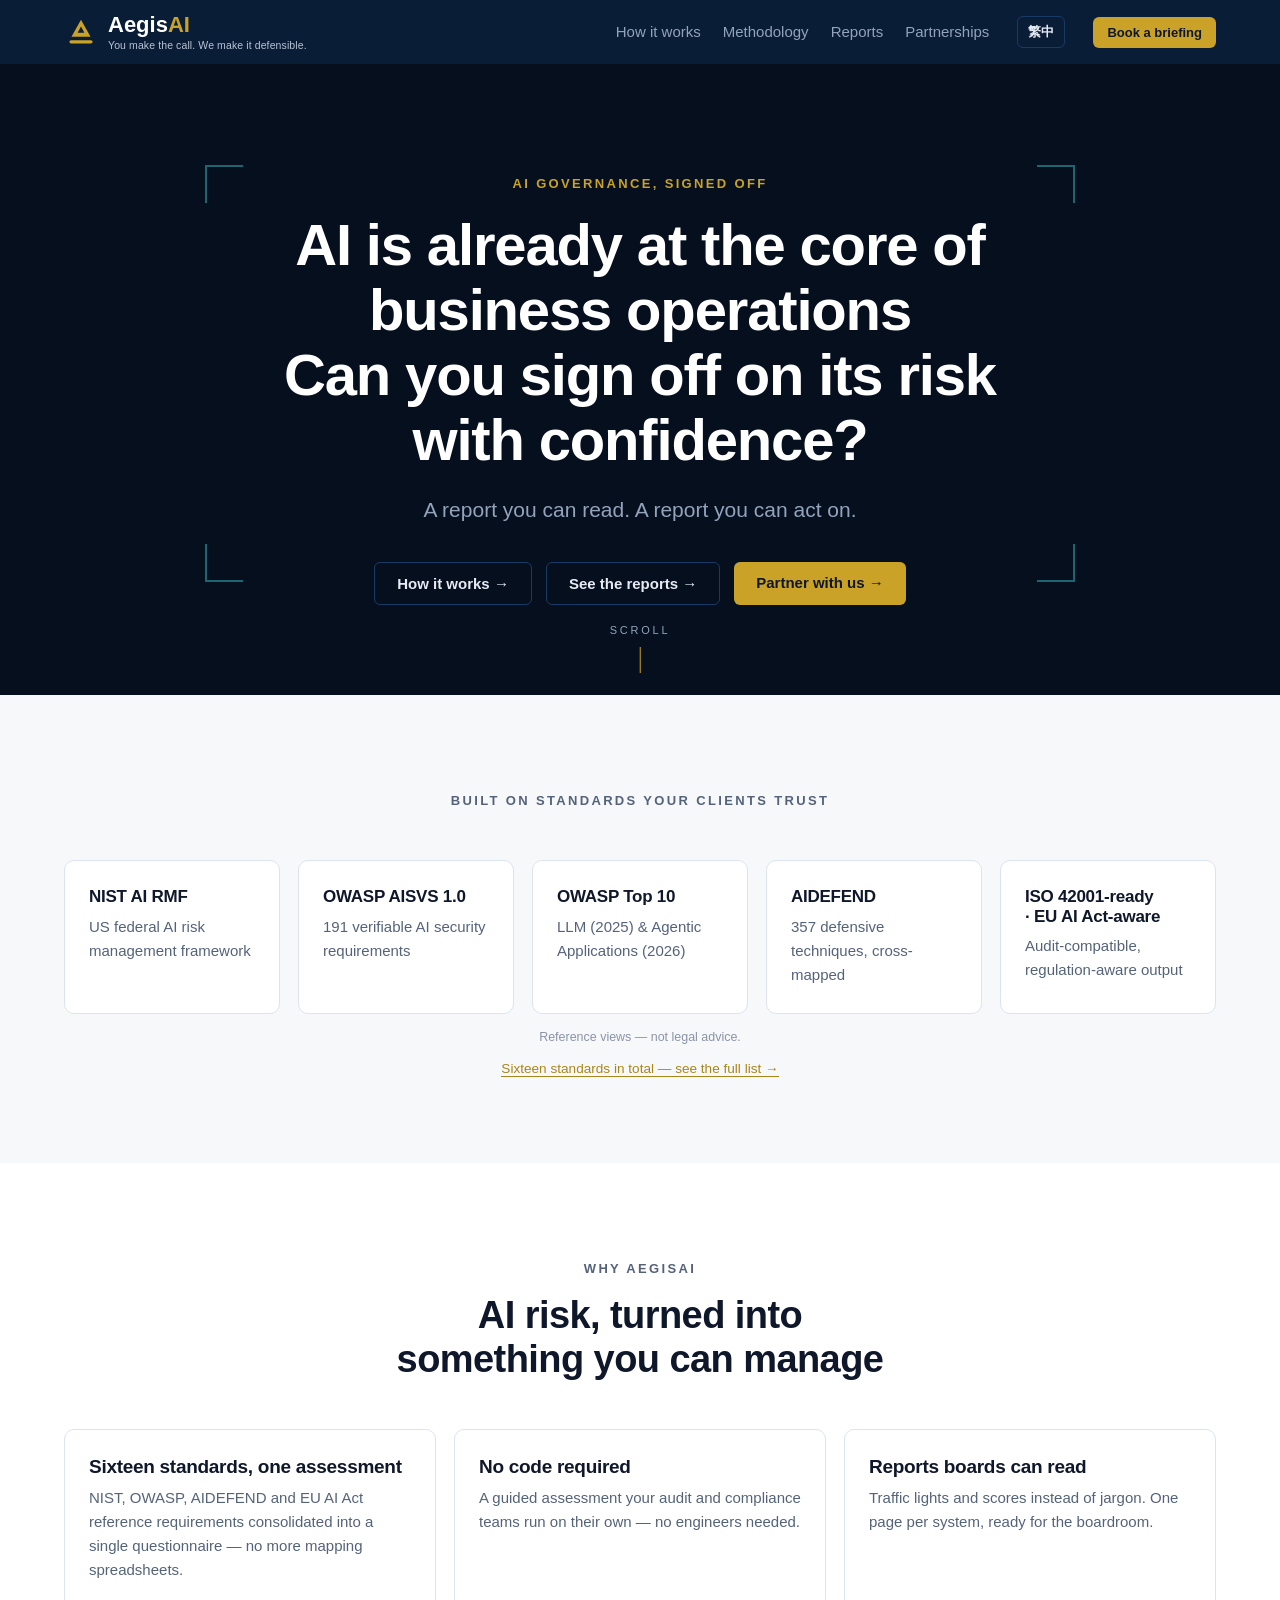
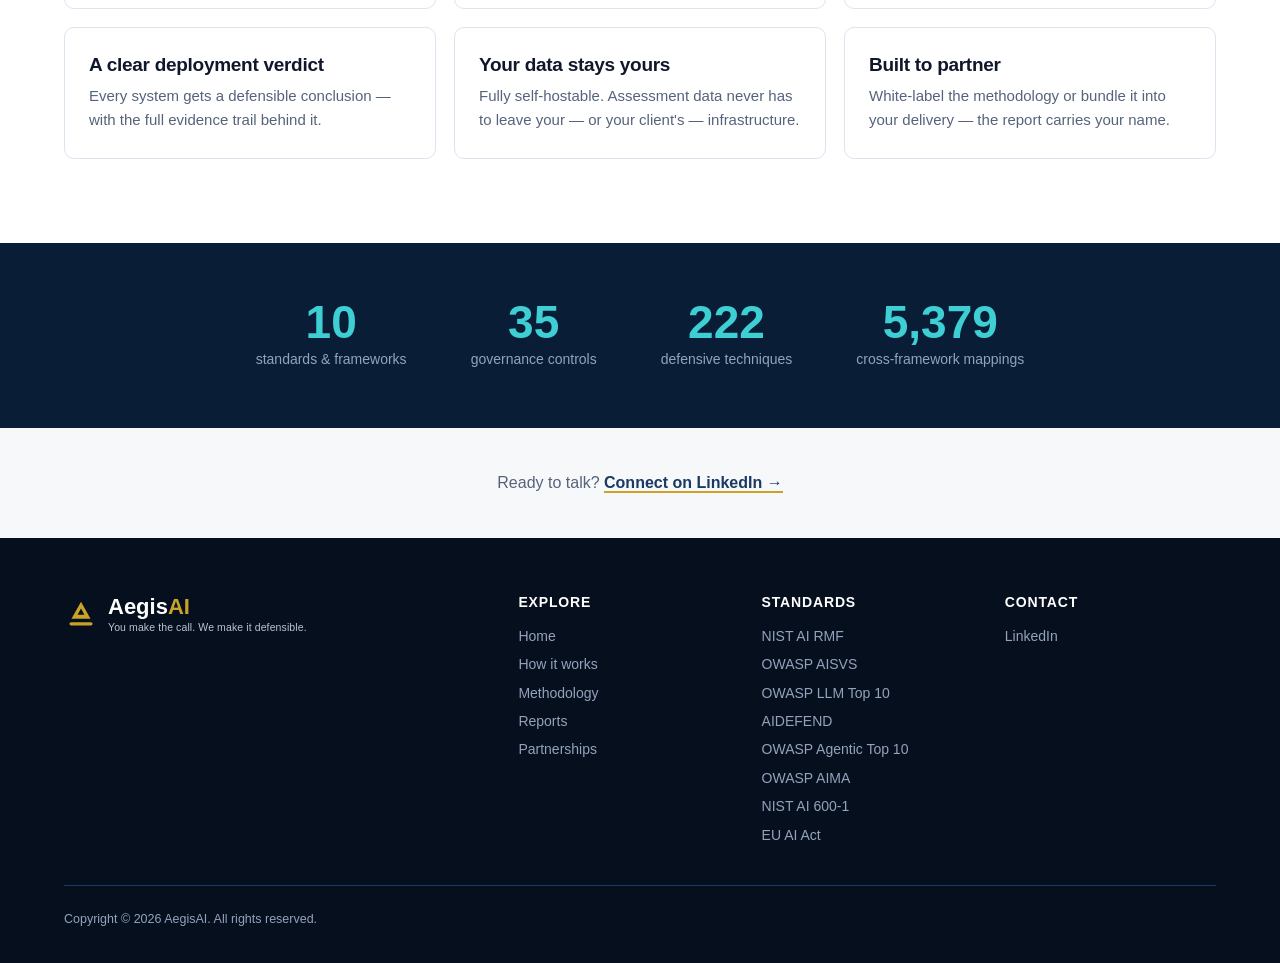
<file: index.html>
<!DOCTYPE html>
<html lang="en">
<head>
<meta charset="UTF-8">
<meta name="viewport" content="width=device-width, initial-scale=1.0">
<title>AegisAI — AI governance, signed off</title>
<meta name="description" content="A report you can read. A report you can act on. Built on NIST AI RMF, OWASP AISVS 1.0, OWASP Top 10 for LLM (2025) & Agentic Applications (2026), AIDEFEND, ISO/IEC 42001-ready and EU AI Act-aware output.">
<link rel="stylesheet" href="css/style.css?v=20260728">
<script type="application/ld+json">
{"@context":"https://schema.org","@graph":[
{"@type":"Organization","name":"AegisAI","url":"https://kevinchiu923.github.io/AegisAI-net/","sameAs":["https://www.linkedin.com/in/yen-ming-kevin-chiu/"],"description":"Standards-based AI governance assessment platform. It measures three things separately - how exposed an AI system is, whether the controls are in place, and how bad a failure would be - and produces a board-ready report with one of four verdicts: Insufficient Evidence, Go, Conditional, or No-Go."},
{"@type":"WebSite","name":"AegisAI","url":"https://kevinchiu923.github.io/AegisAI-net/","inLanguage":["en","zh-Hant"]}]}
</script>
<link rel="canonical" href="https://kevinchiu923.github.io/AegisAI-net/">
<link rel="icon" type="image/svg+xml" href="favicon.svg">
<link rel="icon" type="image/png" sizes="32x32" href="assets/favicon-32.png">
<link rel="apple-touch-icon" href="assets/apple-touch-icon.png">
<meta property="og:type" content="website">
<meta property="og:site_name" content="AegisAI">
<meta property="og:title" content="AegisAI — AI governance, signed off">
<meta property="og:description" content="A report you can read. A report you can act on. Built on NIST AI RMF, OWASP AISVS 1.0, OWASP Top 10 for LLM (2025) & Agentic Applications (2026), AIDEFEND, ISO/IEC 42001-ready and EU AI Act-aware output.">
<meta property="og:url" content="https://kevinchiu923.github.io/AegisAI-net/">
<meta property="og:image" content="https://kevinchiu923.github.io/AegisAI-net/assets/aegisai-lockup-1200x630-en.png">
<meta property="og:image:width" content="1200">
<meta property="og:image:height" content="630">
<meta property="og:image:alt" content="AegisAI — You make the call. We make it defensible.">
<meta property="og:image:type" content="image/png">
<meta property="og:locale" content="en_US">
<meta property="og:locale:alternate" content="zh_TW">
<meta name="twitter:card" content="summary_large_image">
<meta name="twitter:title" content="AegisAI — AI governance, signed off">
<meta name="twitter:description" content="A report you can read. A report you can act on. Built on NIST AI RMF, OWASP AISVS 1.0, OWASP Top 10 for LLM (2025) & Agentic Applications (2026), AIDEFEND, ISO/IEC 42001-ready and EU AI Act-aware output.">
<meta name="twitter:image" content="https://kevinchiu923.github.io/AegisAI-net/assets/aegisai-lockup-1200x630-en.png">
<meta name="twitter:image:alt" content="AegisAI — You make the call. We make it defensible.">
</head>
<body>

<header class="site-header">
  <div class="wrap">
    <a class="brand" href="index.html"><img class="brand-mark" src="assets/brand-mark.svg" alt="" width="34" height="34"><span class="brand-col"><span class="brand-name">Aegis<span>AI</span></span><small class="brand-tag" data-i18n="brand.tag">You make the call. We make it defensible.</small></span></a>
    <button class="menu-btn" id="menu-btn" aria-label="Menu">☰</button>
    <nav class="nav">
      <a href="how-it-works.html" data-i18n="nav.how">How it works</a>
      <a href="methodology.html" data-i18n="nav.method">Methodology</a>
      <a href="reports.html" data-i18n="nav.reports">Reports</a>
      <a href="partnerships.html" data-i18n="nav.partner">Partnerships</a>
      <a class="nav-cta" href="https://www.linkedin.com/in/yen-ming-kevin-chiu/" target="_blank" rel="noopener" data-i18n="nav.cta">Book a briefing</a>
    </nav>
    <button class="lang-toggle" id="lang-toggle" aria-label="Switch language">繁中</button>
    <a class="btn btn-gold btn-sm header-cta" href="https://www.linkedin.com/in/yen-ming-kevin-chiu/" target="_blank" rel="noopener" data-i18n="nav.cta">Book a briefing</a>
  </div>
</header>

<section class="hero on-dark">
  <div class="viewfinder" aria-hidden="true">
    <i style="--tx:10px;--ty:10px"></i>
    <i style="--tx:-10px;--ty:10px"></i>
    <i style="--tx:10px;--ty:-10px"></i>
    <i style="--tx:-10px;--ty:-10px"></i>
  </div>
  <div class="wrap">
    <p class="eyebrow" data-i18n="hero.eyebrow">AI governance, signed off</p>
    <h1><span data-i18n="hero.h1a">AI is already at the core of business operations</span><span data-i18n="hero.h1b">Can you sign off on its risk with confidence?</span></h1>
    <p class="tagline" data-i18n="hero.tagline">A report you can read. A report you can act on.</p>
    <div class="cta-row">
      <a class="btn btn-ghost" href="how-it-works.html" data-i18n="hero.btn1">How it works →</a>
      <a class="btn btn-ghost" href="reports.html" data-i18n="hero.btn2">See the reports →</a>
      <a class="btn btn-gold" href="partnerships.html" data-i18n="hero.btn3">Partner with us →</a>
    </div>
  </div>
  <div class="scroll-cue">SCROLL</div>
</section>

<section class="section">
  <div class="wrap">
    <div class="section-head reveal">
      <p class="eyebrow" data-i18n="std.eyebrow">Built on standards your clients trust</p>
    </div>
    <div class="grid g5">
      <div class="card std-card reveal"><h3 data-i18n="std.1.t">NIST AI RMF</h3><p data-i18n="std.1.d">US federal AI risk management framework</p></div>
      <div class="card std-card reveal"><h3 data-i18n="std.2.t">OWASP AISVS 1.0</h3><p data-i18n="std.2.d">191 verifiable AI security requirements</p></div>
      <div class="card std-card reveal"><h3 data-i18n="std.3.t">OWASP Top 10</h3><p data-i18n="std.3.d">LLM (2025) &amp; Agentic Applications (2026)</p></div>
      <div class="card std-card reveal"><h3 data-i18n="std.4.t">AIDEFEND</h3><p data-i18n="std.4.d">357 defensive techniques, cross-mapped</p></div>
      <div class="card std-card reveal"><h3 data-i18n="std.5.t">ISO 42001-ready · EU AI Act-aware</h3><p data-i18n="std.5.d">Audit-compatible, regulation-aware output</p></div>
    </div>
    <p class="std-note reveal" data-i18n="std.note">Reference views — not legal advice.</p>
    <p class="std-more reveal"><a href="how-it-works.html#knowledge-bases" data-i18n="std.more">Sixteen standards in total — see the full list →</a></p>
  </div>
</section>

<section class="section" style="background:var(--raised)">
  <div class="wrap">
    <div class="section-head reveal">
      <p class="eyebrow" data-i18n="feat.eyebrow">Why AegisAI</p>
      <h2 class="one-line" data-i18n="feat.h2">AI risk, turned into something you can manage</h2>
    </div>
    <div class="grid g3">
      <div class="card reveal"><h3 data-i18n="feat.1.t">Sixteen standards, one assessment</h3><p data-i18n="feat.1.d">NIST, OWASP, AIDEFEND and EU AI Act reference requirements consolidated into a single questionnaire — no more mapping spreadsheets.</p></div>
      <div class="card reveal"><h3 data-i18n="feat.2.t">No code required</h3><p data-i18n="feat.2.d">A guided assessment your audit and compliance teams run on their own — no engineers needed.</p></div>
      <div class="card reveal"><h3 data-i18n="feat.3.t">Reports boards can read</h3><p data-i18n="feat.3.d">Traffic lights and scores instead of jargon. One page per system, ready for the boardroom.</p></div>
      <div class="card reveal"><h3 data-i18n="feat.4.t">A clear deployment verdict</h3><p data-i18n="feat.4.d">Every system gets a defensible conclusion — with the full evidence trail behind it.</p></div>
      <div class="card reveal"><h3 data-i18n="feat.5.t">Your data stays yours</h3><p data-i18n="feat.5.d">Fully self-hostable. Assessment data never has to leave your — or your client's — infrastructure.</p></div>
      <div class="card reveal"><h3 data-i18n="feat.6.t">Built to partner</h3><p data-i18n="feat.6.d">White-label the methodology or bundle it into your delivery — the report carries your name.</p></div>
    </div>
  </div>
</section>

<section class="dark on-dark">
  <div class="wrap">
    <div class="stats">
      <div class="stat"><b data-count="16">0</b><span data-i18n="how.stats.1">standards &amp; frameworks</span></div>
      <div class="stat"><b data-count="56">0</b><span data-i18n="how.stats.2">governance controls</span></div>
      <div class="stat"><b data-count="357">0</b><span data-i18n="how.stats.3">defensive techniques</span></div>
      <div class="stat"><b data-count="8631">0</b><span data-i18n="how.stats.4">cross-framework mappings</span></div>
    </div>
  </div>
</section>

<div class="quiet-cta reveal">
  <span data-i18n="quiet.text">Ready to talk?</span>
  <a href="https://www.linkedin.com/in/yen-ming-kevin-chiu/" target="_blank" rel="noopener" data-i18n="quiet.link">Connect on LinkedIn →</a>
</div>

<footer class="site-footer">
  <div class="wrap">
    <div class="cols">
      <div>
        <a class="brand" href="index.html"><img class="brand-mark" src="assets/brand-mark.svg" alt="" width="34" height="34"><span class="brand-col"><span class="brand-name">Aegis<span>AI</span></span><small class="brand-tag" data-i18n="brand.tag">You make the call. We make it defensible.</small></span></a>
      </div>
      <div>
        <p class="foot-h" data-i18n="footer.explore">Explore</p>
        <a href="index.html" data-i18n="footer.home">Home</a>
        <a href="how-it-works.html" data-i18n="nav.how">How it works</a>
        <a href="methodology.html" data-i18n="nav.method">Methodology</a>
        <a href="reports.html" data-i18n="nav.reports">Reports</a>
        <a href="partnerships.html" data-i18n="nav.partner">Partnerships</a>
      </div>
      <div>
        <p class="foot-h" data-i18n="footer.standards">Standards</p>
        <a href="https://www.nist.gov/itl/ai-risk-management-framework" target="_blank" rel="noopener">NIST AI RMF</a>
        <a href="https://github.com/OWASP/AISVS" target="_blank" rel="noopener">OWASP AISVS</a>
        <a href="https://genai.owasp.org/llm-top-10/" target="_blank" rel="noopener">OWASP LLM Top 10</a>
        <a href="https://aidefend.net" target="_blank" rel="noopener">AIDEFEND</a>
        <a href="https://genai.owasp.org/resource/owasp-top-10-for-agentic-applications-for-2026/" target="_blank" rel="noopener">OWASP Agentic Top 10</a>
        <a href="https://owasp.org/www-project-ai-maturity-assessment/" target="_blank" rel="noopener">OWASP AIMA</a>
        <a href="https://doi.org/10.6028/NIST.AI.600-1" target="_blank" rel="noopener">NIST AI 600-1</a>
        <a href="https://eur-lex.europa.eu/eli/reg/2024/1689/oj" target="_blank" rel="noopener">EU AI Act</a>
      </div>
      <div>
        <p class="foot-h" data-i18n="footer.contact">Contact</p>
        <a href="https://www.linkedin.com/in/yen-ming-kevin-chiu/" target="_blank" rel="noopener">LinkedIn</a>
      </div>
    </div>
    <p class="legal">Copyright © 2026 AegisAI. All rights reserved.</p>
  </div>
</footer>

<button id="to-top" aria-label="Back to top">↑</button>
<script src="js/i18n.js?v=20260728"></script>
<script src="js/main.js?v=20260728"></script>
</body>
</html>
</file>
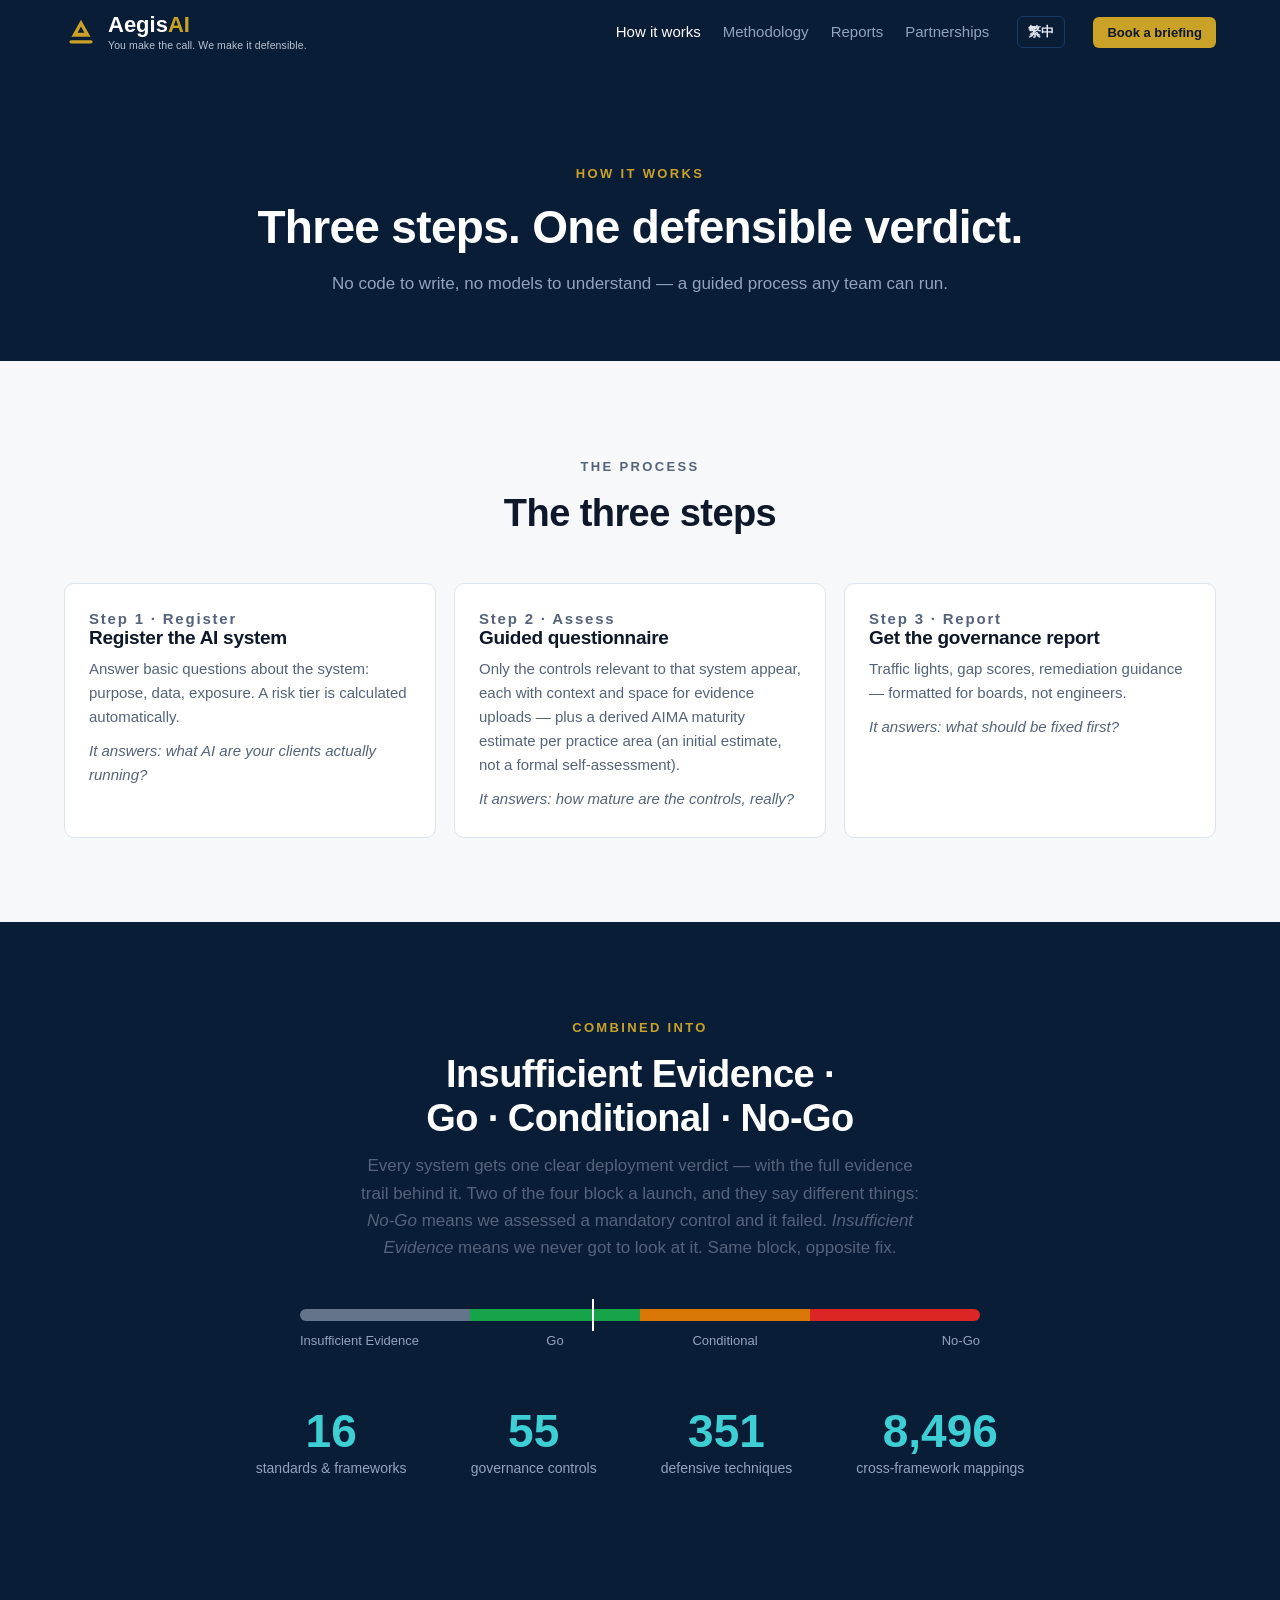
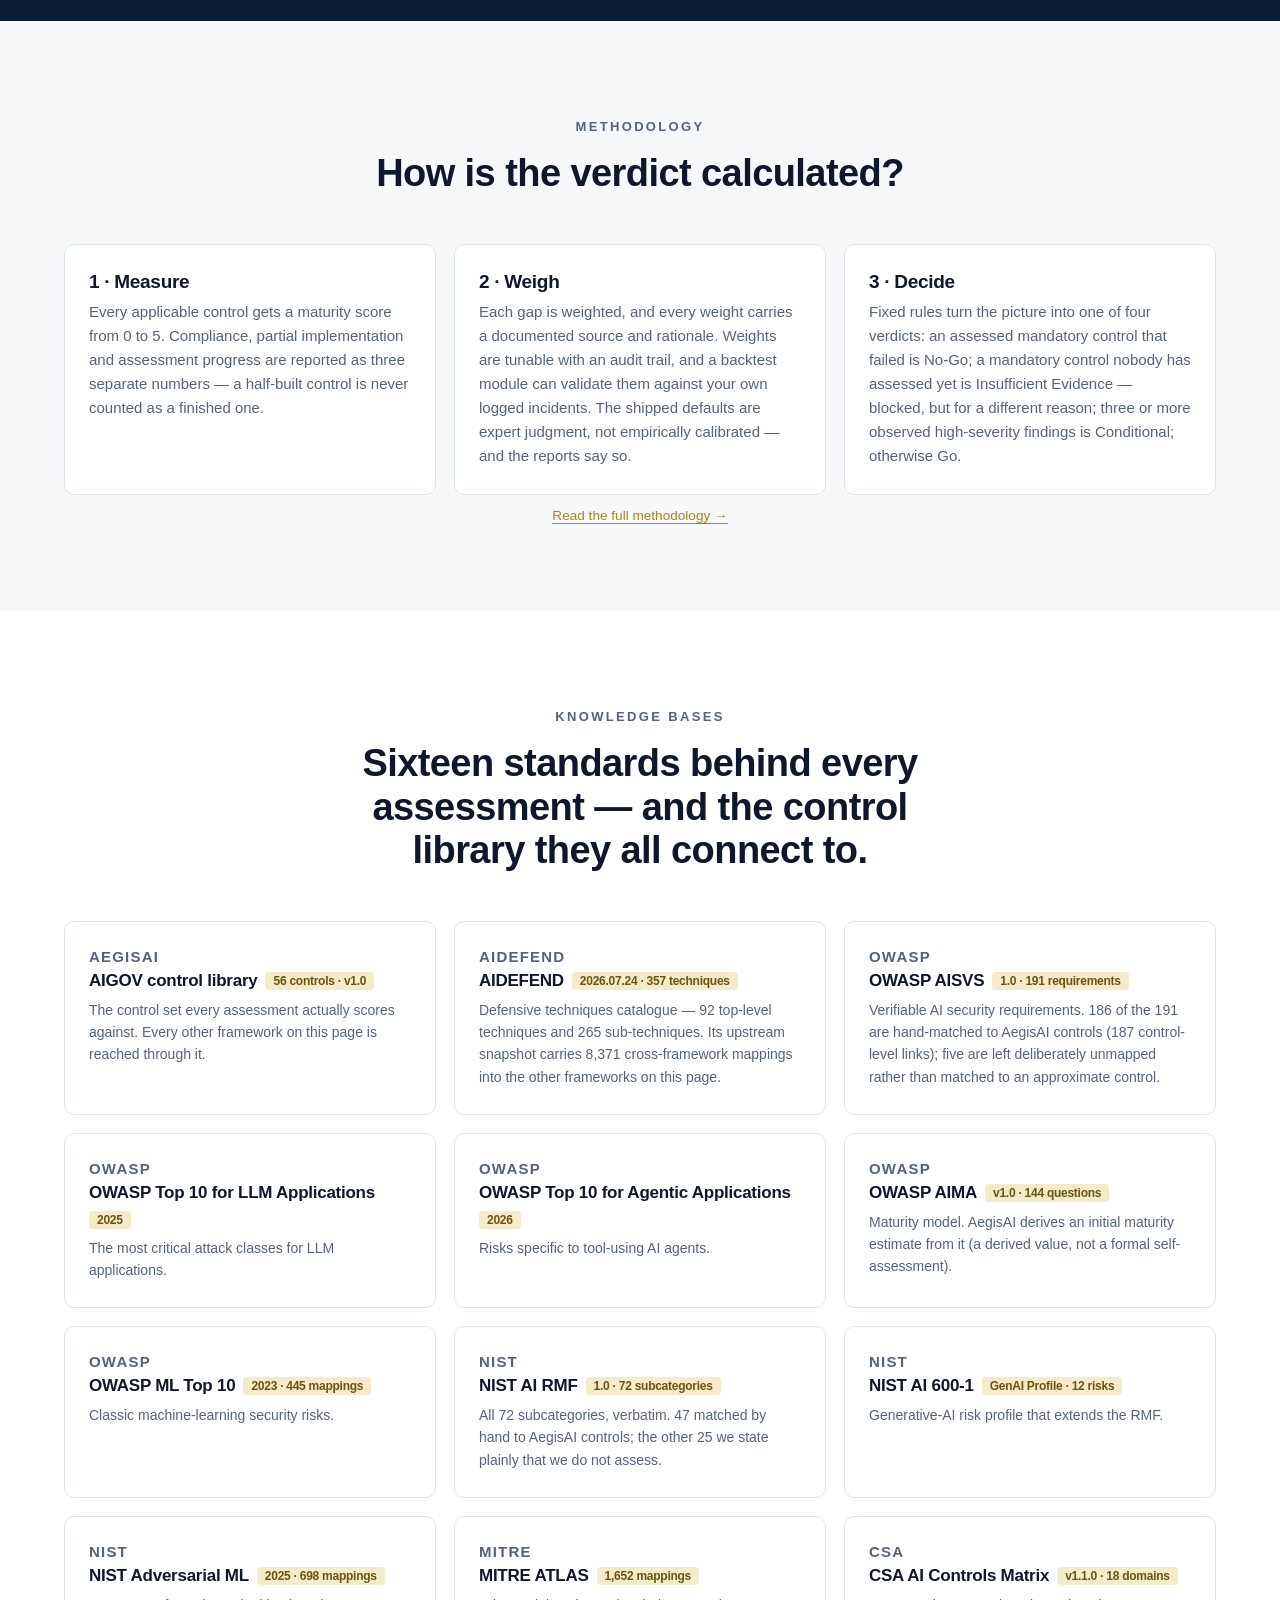
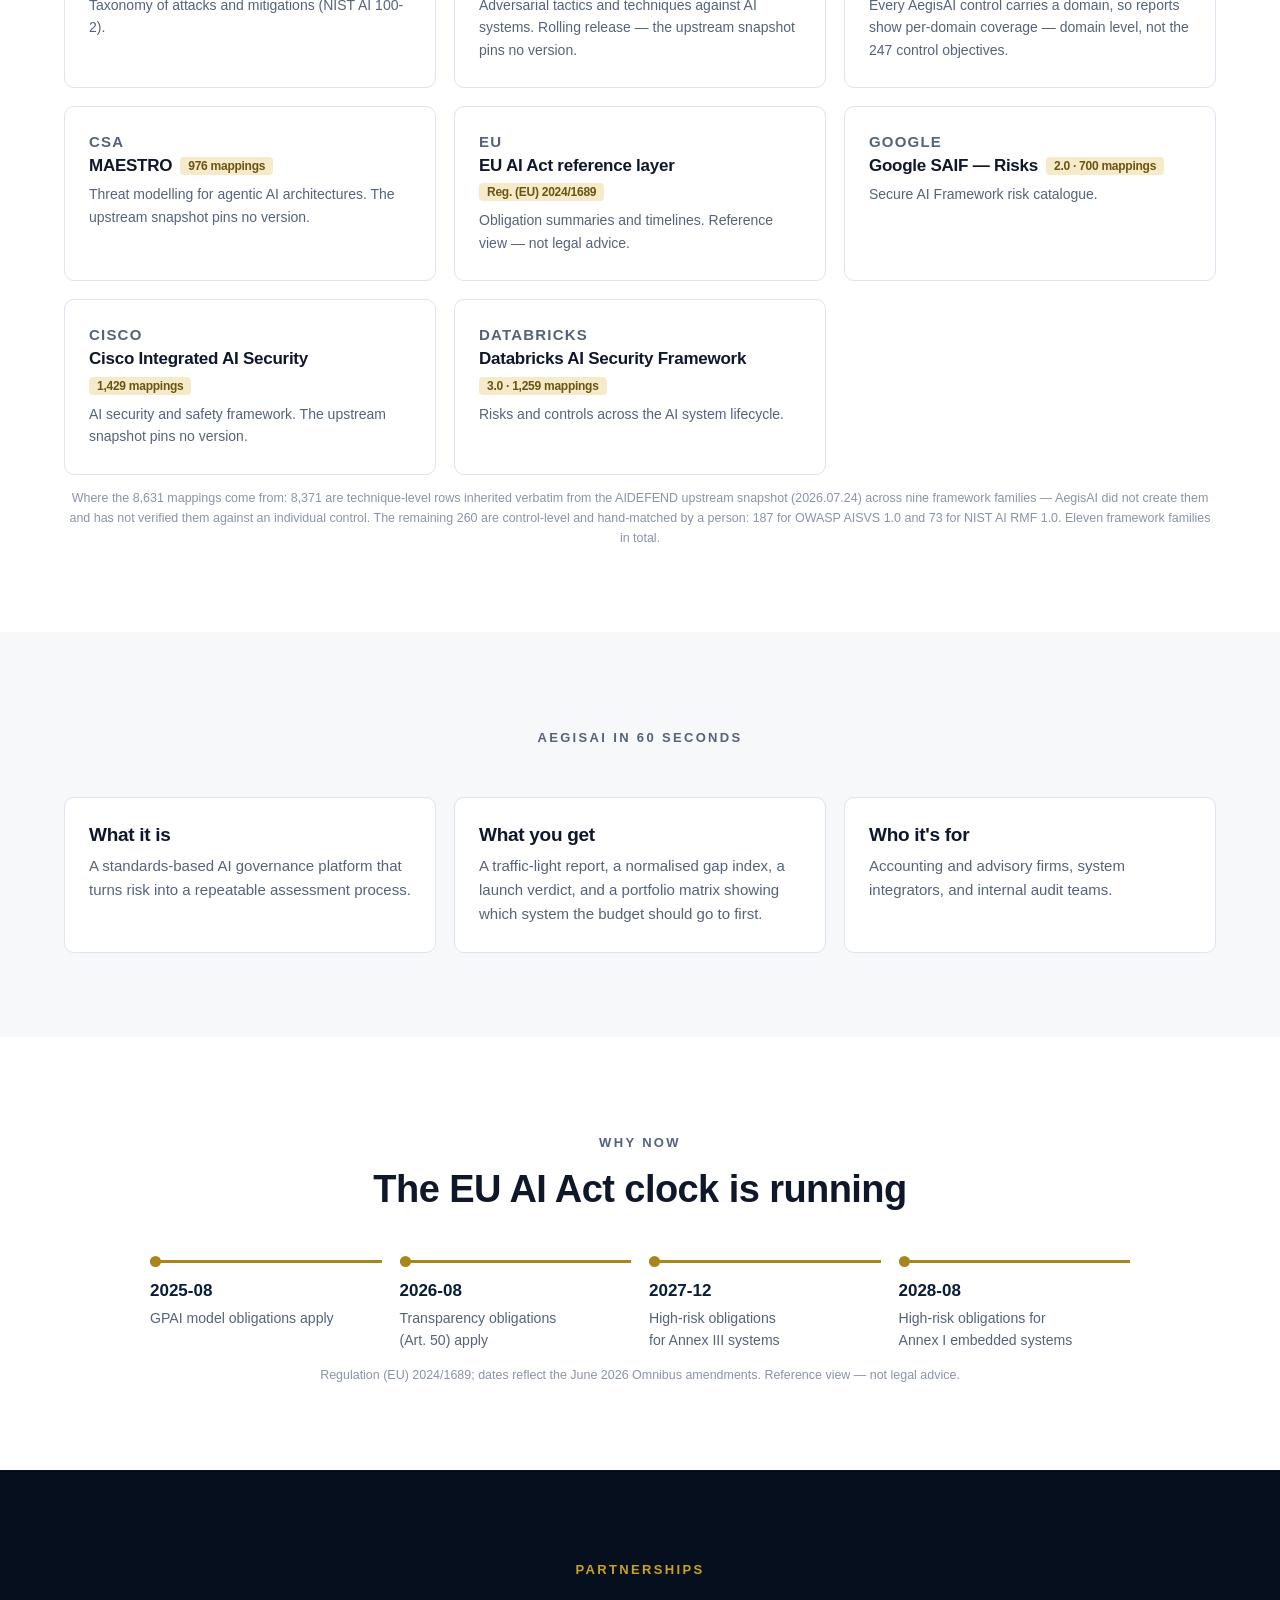
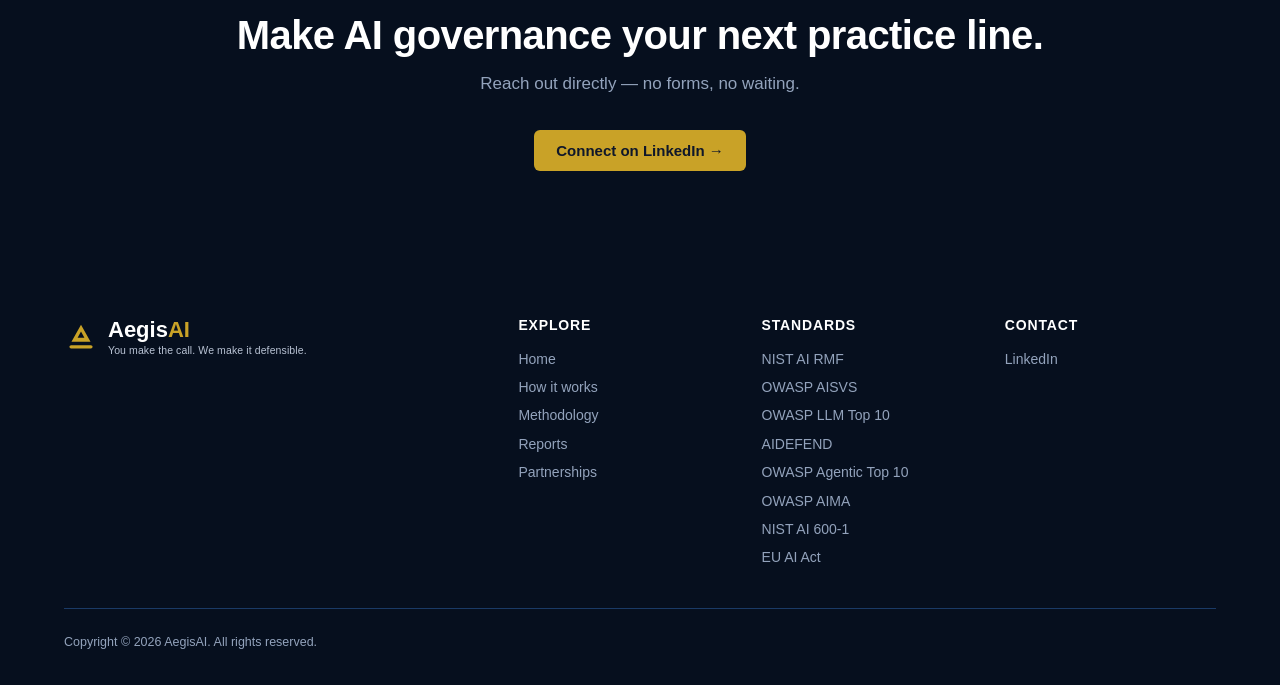
<file: how-it-works.html>
<!DOCTYPE html>
<html lang="en">
<head>
<meta charset="UTF-8">
<meta name="viewport" content="width=device-width, initial-scale=1.0">
<title>How it works — AegisAI</title>
<meta name="description" content="Register the AI system, run a guided questionnaire, get a board-ready governance report. Three steps, one defensible verdict: Insufficient Evidence, Go, Conditional, or No-Go.">
<link rel="stylesheet" href="css/style.css?v=20260728">
<link rel="canonical" href="https://kevinchiu923.github.io/AegisAI-net/how-it-works.html">
<link rel="icon" type="image/svg+xml" href="favicon.svg">
<link rel="icon" type="image/png" sizes="32x32" href="assets/favicon-32.png">
<link rel="apple-touch-icon" href="assets/apple-touch-icon.png">
<meta property="og:type" content="website">
<meta property="og:site_name" content="AegisAI">
<meta property="og:title" content="How it works — AegisAI">
<meta property="og:description" content="Register the AI system, run a guided questionnaire, get a board-ready governance report. Three steps, one defensible verdict: Insufficient Evidence, Go, Conditional, or No-Go.">
<meta property="og:url" content="https://kevinchiu923.github.io/AegisAI-net/how-it-works.html">
<meta property="og:image" content="https://kevinchiu923.github.io/AegisAI-net/assets/aegisai-lockup-1200x630-en.png">
<meta property="og:image:width" content="1200">
<meta property="og:image:height" content="630">
<meta property="og:image:alt" content="AegisAI — You make the call. We make it defensible.">
<meta property="og:image:type" content="image/png">
<meta property="og:locale" content="en_US">
<meta property="og:locale:alternate" content="zh_TW">
<meta name="twitter:card" content="summary_large_image">
<meta name="twitter:title" content="How it works — AegisAI">
<meta name="twitter:description" content="Register the AI system, run a guided questionnaire, get a board-ready governance report. Three steps, one defensible verdict: Insufficient Evidence, Go, Conditional, or No-Go.">
<meta name="twitter:image" content="https://kevinchiu923.github.io/AegisAI-net/assets/aegisai-lockup-1200x630-en.png">
<meta name="twitter:image:alt" content="AegisAI — You make the call. We make it defensible.">
</head>
<body>

<header class="site-header">
  <div class="wrap">
    <a class="brand" href="index.html"><img class="brand-mark" src="assets/brand-mark.svg" alt="" width="34" height="34"><span class="brand-col"><span class="brand-name">Aegis<span>AI</span></span><small class="brand-tag" data-i18n="brand.tag">You make the call. We make it defensible.</small></span></a>
    <button class="menu-btn" id="menu-btn" aria-label="Menu">☰</button>
    <nav class="nav">
      <a href="how-it-works.html" aria-current="page" data-i18n="nav.how">How it works</a>
      <a href="methodology.html" data-i18n="nav.method">Methodology</a>
      <a href="reports.html" data-i18n="nav.reports">Reports</a>
      <a href="partnerships.html" data-i18n="nav.partner">Partnerships</a>
      <a class="nav-cta" href="https://www.linkedin.com/in/yen-ming-kevin-chiu/" target="_blank" rel="noopener" data-i18n="nav.cta">Book a briefing</a>
    </nav>
    <button class="lang-toggle" id="lang-toggle" aria-label="Switch language">繁中</button>
    <a class="btn btn-gold btn-sm header-cta" href="https://www.linkedin.com/in/yen-ming-kevin-chiu/" target="_blank" rel="noopener" data-i18n="nav.cta">Book a briefing</a>
  </div>
</header>

<section class="page-hero on-dark">
  <div class="wrap">
    <p class="eyebrow" data-i18n="how.eyebrow">How it works</p>
    <h1 data-i18n="how.h1">Three steps. One defensible verdict.</h1>
    <p data-i18n="how.sub">No code to write, no models to understand — a guided process any team can run.</p>
  </div>
</section>

<section class="section">
  <div class="wrap">
    <div class="section-head reveal">
      <p class="eyebrow" data-i18n="how.steps.eyebrow">The process</p>
      <h2 data-i18n="how.steps.h2">The three steps</h2>
    </div>
    <div class="grid g3">
      <div class="card reveal">
        <p class="step-num" data-i18n="how.s1.n">Step 1 · Register</p>
        <h3 data-i18n="how.s1.t">Register the AI system</h3>
        <p data-i18n="how.s1.d">Answer basic questions about the system: purpose, data, exposure. A risk tier is calculated automatically.</p>
        <p class="step-q" data-i18n="how.s1.q">It answers: what AI are your clients actually running?</p>
      </div>
      <div class="card reveal">
        <p class="step-num" data-i18n="how.s2.n">Step 2 · Assess</p>
        <h3 data-i18n="how.s2.t">Guided questionnaire</h3>
        <p data-i18n="how.s2.d">Only the controls relevant to that system appear, each with context and space for evidence uploads — plus a derived AIMA maturity estimate per practice area (an initial estimate, not a formal self-assessment).</p>
        <p class="step-q" data-i18n="how.s2.q">It answers: how mature are the controls, really?</p>
      </div>
      <div class="card reveal">
        <p class="step-num" data-i18n="how.s3.n">Step 3 · Report</p>
        <h3 data-i18n="how.s3.t">Get the governance report</h3>
        <p data-i18n="how.s3.d">Traffic lights, gap scores, remediation guidance — formatted for boards, not engineers.</p>
        <p class="step-q" data-i18n="how.s3.q">It answers: what should be fixed first?</p>
      </div>
    </div>
  </div>
</section>

<section class="dark section on-dark">
  <div class="wrap">
    <div class="section-head reveal">
      <p class="eyebrow" data-i18n="how.verdict.eyebrow">Combined into</p>
      <h2 data-i18n="how.verdict.h2">Insufficient Evidence · Go · Conditional · No-Go</h2>
      <p data-i18n="how.verdict.p">Every system gets one clear deployment verdict — with the full evidence trail behind it. Two of the four block a launch, and they say different things: <em>No-Go</em> means we assessed a mandatory control and it failed. <em>Insufficient Evidence</em> means we never got to look at it. Same block, opposite fix.</p>
    </div>
    <div class="verdict needle-target reveal">
      <div class="band"><div class="needle" data-to="43%"></div></div>
      <div class="band-labels"><span data-i18n="how.band.ie">Insufficient Evidence</span><span data-i18n="how.band.l">Go</span><span data-i18n="how.band.m">Conditional</span><span data-i18n="how.band.r">No-Go</span></div>
    </div>
    <div class="stats">
      <div class="stat"><b data-count="16">0</b><span data-i18n="how.stats.1">standards &amp; frameworks</span></div>
      <div class="stat"><b data-count="56">0</b><span data-i18n="how.stats.2">governance controls</span></div>
      <div class="stat"><b data-count="357">0</b><span data-i18n="how.stats.3">defensive techniques</span></div>
      <div class="stat"><b data-count="8631">0</b><span data-i18n="how.stats.4">cross-framework mappings</span></div>
    </div>
  </div>

</section>

<section class="section">
  <div class="wrap">
    <div class="section-head reveal">
      <p class="eyebrow" data-i18n="meth.eyebrow">Methodology</p>
      <h2 data-i18n="meth.h2">How is the verdict calculated?</h2>
    </div>
    <div class="grid g3">
      <div class="card reveal"><h3 data-i18n="meth.1.t">1 · Measure</h3><p data-i18n="meth.1.d">Every applicable control gets a maturity score from 0 to 5. Compliance, partial implementation and assessment progress are reported as three separate numbers — a half-built control is never counted as a finished one.</p></div>
      <div class="card reveal"><h3 data-i18n="meth.2.t">2 · Weigh</h3><p data-i18n="meth.2.d">Each gap is weighted, and every weight carries a documented source and rationale. Weights are tunable with an audit trail, and a backtest module can validate them against your own logged incidents. The shipped defaults are expert judgment, not empirically calibrated — and the reports say so.</p></div>
      <div class="card reveal"><h3 data-i18n="meth.3.t">3 · Decide</h3><p data-i18n="meth.3.d">Fixed rules turn the picture into one of four verdicts: an assessed mandatory control that failed is No-Go; a mandatory control nobody has assessed yet is Insufficient Evidence — blocked, but for a different reason; three or more observed high-severity findings is Conditional; otherwise Go.</p></div>
    </div>
    <p class="std-more reveal"><a href="methodology.html" data-i18n="meth.more">Read the full methodology →</a></p>
  </div>
</section>

<section class="section" id="knowledge-bases" style="background:var(--raised)">
  <div class="wrap">
    <div class="section-head reveal">
      <p class="eyebrow" data-i18n="kb.eyebrow">Knowledge bases</p>
      <h2 data-i18n="kb.h2">Sixteen standards behind every assessment — and the control library they all connect to.</h2>
    </div>
    <div class="grid g3 kb-grid">
      <div class="card kb-card reveal">
        <p class="kb-pub">AEGISAI</p>
        <h3><span data-i18n="kb.1.t">AIGOV control library</span><span class="kb-badge">56 controls · v1.0</span></h3>
        <p data-i18n="kb.1.d">The control set every assessment actually scores against. Every other framework on this page is reached through it.</p>
      </div>
      <div class="card kb-card reveal">
        <p class="kb-pub">AIDEFEND</p>
        <h3><span data-i18n="kb.2.t">AIDEFEND</span><span class="kb-badge">2026.07.24 · 357 techniques</span></h3>
        <p data-i18n="kb.2.d">Defensive techniques catalogue — 92 top-level techniques and 265 sub-techniques. Its upstream snapshot carries 8,371 cross-framework mappings into the other frameworks on this page.</p>
      </div>
      <div class="card kb-card reveal">
        <p class="kb-pub">OWASP</p>
        <h3><span data-i18n="kb.3.t">OWASP AISVS</span><span class="kb-badge">1.0 · 191 requirements</span></h3>
        <p data-i18n="kb.3.d">Verifiable AI security requirements. 186 of the 191 are hand-matched to AegisAI controls (187 control-level links); five are left deliberately unmapped rather than matched to an approximate control.</p>
      </div>
      <div class="card kb-card reveal">
        <p class="kb-pub">OWASP</p>
        <h3><span data-i18n="kb.4.t">OWASP Top 10 for LLM Applications</span><span class="kb-badge">2025</span></h3>
        <p data-i18n="kb.4.d">The most critical attack classes for LLM applications.</p>
      </div>
      <div class="card kb-card reveal">
        <p class="kb-pub">OWASP</p>
        <h3><span data-i18n="kb.5.t">OWASP Top 10 for Agentic Applications</span><span class="kb-badge">2026</span></h3>
        <p data-i18n="kb.5.d">Risks specific to tool-using AI agents.</p>
      </div>
      <div class="card kb-card reveal">
        <p class="kb-pub">OWASP</p>
        <h3><span data-i18n="kb.6.t">OWASP AIMA</span><span class="kb-badge">v1.0 · 144 questions</span></h3>
        <p data-i18n="kb.6.d">Maturity model. AegisAI derives an initial maturity estimate from it (a derived value, not a formal self-assessment).</p>
      </div>
      <div class="card kb-card reveal">
        <p class="kb-pub">OWASP</p>
        <h3><span data-i18n="kb.7.t">OWASP ML Top 10</span><span class="kb-badge">2023 · 445 mappings</span></h3>
        <p data-i18n="kb.7.d">Classic machine-learning security risks.</p>
      </div>
      <div class="card kb-card reveal">
        <p class="kb-pub">NIST</p>
        <h3><span data-i18n="kb.8.t">NIST AI RMF</span><span class="kb-badge">1.0 · 72 subcategories</span></h3>
        <p data-i18n="kb.8.d">All 72 subcategories, verbatim. 47 matched by hand to AegisAI controls; the other 25 we state plainly that we do not assess.</p>
      </div>
      <div class="card kb-card reveal">
        <p class="kb-pub">NIST</p>
        <h3><span data-i18n="kb.9.t">NIST AI 600-1</span><span class="kb-badge">GenAI Profile · 12 risks</span></h3>
        <p data-i18n="kb.9.d">Generative-AI risk profile that extends the RMF.</p>
      </div>
      <div class="card kb-card reveal">
        <p class="kb-pub">NIST</p>
        <h3><span data-i18n="kb.10.t">NIST Adversarial ML</span><span class="kb-badge">2025 · 698 mappings</span></h3>
        <p data-i18n="kb.10.d">Taxonomy of attacks and mitigations (NIST AI 100-2).</p>
      </div>
      <div class="card kb-card reveal">
        <p class="kb-pub">MITRE</p>
        <h3><span data-i18n="kb.11.t">MITRE ATLAS</span><span class="kb-badge">1,652 mappings</span></h3>
        <p data-i18n="kb.11.d">Adversarial tactics and techniques against AI systems. Rolling release — the upstream snapshot pins no version.</p>
      </div>
      <div class="card kb-card reveal">
        <p class="kb-pub">CSA</p>
        <h3><span data-i18n="kb.12.t">CSA AI Controls Matrix</span><span class="kb-badge">v1.1.0 · 18 domains</span></h3>
        <p data-i18n="kb.12.d">Every AegisAI control carries a domain, so reports show per-domain coverage — domain level, not the 247 control objectives.</p>
      </div>
      <div class="card kb-card reveal">
        <p class="kb-pub">CSA</p>
        <h3><span data-i18n="kb.13.t">MAESTRO</span><span class="kb-badge">976 mappings</span></h3>
        <p data-i18n="kb.13.d">Threat modelling for agentic AI architectures. The upstream snapshot pins no version.</p>
      </div>
      <div class="card kb-card reveal">
        <p class="kb-pub">EU</p>
        <h3><span data-i18n="kb.14.t">EU AI Act reference layer</span><span class="kb-badge">Reg. (EU) 2024/1689</span></h3>
        <p data-i18n="kb.14.d">Obligation summaries and timelines. Reference view — not legal advice.</p>
      </div>
      <div class="card kb-card reveal">
        <p class="kb-pub">Google</p>
        <h3><span data-i18n="kb.15.t">Google SAIF — Risks</span><span class="kb-badge">2.0 · 700 mappings</span></h3>
        <p data-i18n="kb.15.d">Secure AI Framework risk catalogue.</p>
      </div>
      <div class="card kb-card reveal">
        <p class="kb-pub">Cisco</p>
        <h3><span data-i18n="kb.16.t">Cisco Integrated AI Security</span><span class="kb-badge">1,429 mappings</span></h3>
        <p data-i18n="kb.16.d">AI security and safety framework. The upstream snapshot pins no version.</p>
      </div>
      <div class="card kb-card reveal">
        <p class="kb-pub">Databricks</p>
        <h3><span data-i18n="kb.17.t">Databricks AI Security Framework</span><span class="kb-badge">3.0 · 1,259 mappings</span></h3>
        <p data-i18n="kb.17.d">Risks and controls across the AI system lifecycle.</p>
      </div>
    </div>
    <p class="std-note reveal" data-i18n="kb.note">Where the 8,631 mappings come from: 8,371 are technique-level rows inherited verbatim from the AIDEFEND upstream snapshot (2026.07.24) across nine framework families — AegisAI did not create them and has not verified them against an individual control. The remaining 260 are control-level and hand-matched by a person: 187 for OWASP AISVS 1.0 and 73 for NIST AI RMF 1.0. Eleven framework families in total.</p>
  </div>
<script type="application/ld+json">
{"@context": "https://schema.org", "@type": "ItemList", "name": "AegisAI standards knowledge bases", "description": "Sixteen standards and frameworks, plus the AegisAI AIGOV control library they connect to. Ten are curated locally by AegisAI; seven are reached only through the AIDEFEND upstream snapshot (2026.07.24) and are not hand-checked at control level. framework_mappings holds 8,631 rows across eleven framework families: 8,371 technique-level rows inherited from the AIDEFEND upstream snapshot, plus 260 control-level rows matched by hand.", "numberOfItems": 17, "itemListElement": [{"@type": "ListItem", "position": 1, "name": "AegisAI AIGOV control library (56 controls, v1.0)", "description": "AegisAI's own control set — the anchor every assessment scores against."}, {"@type": "ListItem", "position": 2, "name": "AIDEFEND 2026.07.24 (357 defensive techniques)", "description": "Curated locally. 92 top-level techniques and 265 sub-techniques; its upstream snapshot supplies 8,371 cross-framework mappings."}, {"@type": "ListItem", "position": 3, "name": "OWASP AI Security Verification Standard 1.0", "description": "Curated locally; 186 of the 191 requirements are hand-matched to AegisAI controls (187 control-level links). Five are left deliberately unmapped."}, {"@type": "ListItem", "position": 4, "name": "OWASP Top 10 for LLM Applications 2025", "description": "Curated locally."}, {"@type": "ListItem", "position": 5, "name": "OWASP Top 10 for Agentic Applications 2026", "description": "Curated locally."}, {"@type": "ListItem", "position": 6, "name": "OWASP AI Maturity Assessment v1.0", "description": "Curated locally; used for a derived maturity estimate."}, {"@type": "ListItem", "position": 7, "name": "OWASP Machine Learning Top 10 2023", "description": "Reached through the AIDEFEND upstream snapshot (445 mappings). AegisAI did not create these mappings and has not verified them at control level."}, {"@type": "ListItem", "position": 8, "name": "NIST AI Risk Management Framework 1.0", "description": "Curated locally; all 72 subcategories verbatim, 47 hand-matched, 25 explicitly not assessed."}, {"@type": "ListItem", "position": 9, "name": "NIST AI 600-1 Generative AI Profile", "description": "Curated locally."}, {"@type": "ListItem", "position": 10, "name": "NIST Adversarial Machine Learning 2025 (NIST AI 100-2)", "description": "Reached through the AIDEFEND upstream snapshot (698 mappings). Not hand-checked at control level."}, {"@type": "ListItem", "position": 11, "name": "MITRE ATLAS", "description": "Reached through the AIDEFEND upstream snapshot (1,652 mappings). Not hand-checked at control level."}, {"@type": "ListItem", "position": 12, "name": "CSA AI Controls Matrix v1.1.0", "description": "Curated locally; 18 domains (domain level, not the 247 control objectives)."}, {"@type": "ListItem", "position": 13, "name": "MAESTRO", "description": "Reached through the AIDEFEND upstream snapshot (976 mappings). Not hand-checked at control level."}, {"@type": "ListItem", "position": 14, "name": "EU AI Act reference layer (Regulation (EU) 2024/1689)", "description": "Curated locally; reference view, not legal advice."}, {"@type": "ListItem", "position": 15, "name": "Google Secure AI Framework 2.0 — Risks", "description": "Reached through the AIDEFEND upstream snapshot (700 mappings). Not hand-checked at control level."}, {"@type": "ListItem", "position": 16, "name": "Cisco Integrated AI Security and Safety Framework", "description": "Reached through the AIDEFEND upstream snapshot (1,429 mappings). Not hand-checked at control level."}, {"@type": "ListItem", "position": 17, "name": "Databricks AI Security Framework 3.0", "description": "Reached through the AIDEFEND upstream snapshot (1,259 mappings). Not hand-checked at control level."}]}
</script>
</section>

<section class="section">
  <div class="wrap">
    <div class="section-head reveal">
      <p class="eyebrow" data-i18n="how.60.eyebrow">AegisAI in 60 seconds</p>
    </div>
    <div class="grid g3">
      <div class="card reveal"><h3 data-i18n="how.60.1.t">What it is</h3><p data-i18n="how.60.1.d">A standards-based AI governance platform that turns risk into a repeatable assessment process.</p></div>
      <div class="card reveal"><h3 data-i18n="how.60.2.t">What you get</h3><p data-i18n="how.60.2.d">A traffic-light report, a normalised gap index, a launch verdict, and a portfolio matrix showing which system the budget should go to first.</p></div>
      <div class="card reveal"><h3 data-i18n="how.60.3.t">Who it's for</h3><p data-i18n="how.60.3.d">Accounting and advisory firms, system integrators, and internal audit teams.</p></div>
    </div>
  </div>
</section>

<section class="section" style="background:var(--raised)">
  <div class="wrap">
    <div class="section-head reveal">
      <p class="eyebrow" data-i18n="tl.eyebrow">Why now</p>
      <h2 data-i18n="tl.h2">The EU AI Act clock is running</h2>
    </div>
    <div class="timeline reveal">
      <div class="tl-item"><span class="tl-date">2025-08</span><span class="tl-text" data-i18n="tl.1">GPAI model obligations apply</span></div>
      <div class="tl-item"><span class="tl-date">2026-08</span><span class="tl-text" data-i18n="tl.2">Transparency obligations (Art. 50) apply</span></div>
      <div class="tl-item"><span class="tl-date">2027-12</span><span class="tl-text" data-i18n="tl.3">High-risk obligations for Annex III systems</span></div>
      <div class="tl-item"><span class="tl-date">2028-08</span><span class="tl-text" data-i18n="tl.4">High-risk obligations for Annex I embedded systems</span></div>
    </div>
    <p class="std-note reveal" data-i18n="tl.note">Regulation (EU) 2024/1689; dates reflect the June 2026 Omnibus amendments. Reference view — not legal advice.</p>
  </div>
</section>

<section class="darker cta-block on-dark">
  <div class="wrap reveal">
    <p class="eyebrow" data-i18n="par.eyebrow">Partnerships</p>
    <h2 class="one-line" data-i18n="cta.h2">Make AI governance your next practice line.</h2>
    <p data-i18n="cta.p">Reach out directly — no forms, no waiting.</p>
    <a class="btn btn-gold" href="https://www.linkedin.com/in/yen-ming-kevin-chiu/" target="_blank" rel="noopener" data-i18n="cta.btn">Connect on LinkedIn →</a>
  </div>
</section>

<footer class="site-footer">
  <div class="wrap">
    <div class="cols">
      <div>
        <a class="brand" href="index.html"><img class="brand-mark" src="assets/brand-mark.svg" alt="" width="34" height="34"><span class="brand-col"><span class="brand-name">Aegis<span>AI</span></span><small class="brand-tag" data-i18n="brand.tag">You make the call. We make it defensible.</small></span></a>
      </div>
      <div>
        <p class="foot-h" data-i18n="footer.explore">Explore</p>
        <a href="index.html" data-i18n="footer.home">Home</a>
        <a href="how-it-works.html" data-i18n="nav.how">How it works</a>
        <a href="methodology.html" data-i18n="nav.method">Methodology</a>
        <a href="reports.html" data-i18n="nav.reports">Reports</a>
        <a href="partnerships.html" data-i18n="nav.partner">Partnerships</a>
      </div>
      <div>
        <p class="foot-h" data-i18n="footer.standards">Standards</p>
        <a href="https://www.nist.gov/itl/ai-risk-management-framework" target="_blank" rel="noopener">NIST AI RMF</a>
        <a href="https://github.com/OWASP/AISVS" target="_blank" rel="noopener">OWASP AISVS</a>
        <a href="https://genai.owasp.org/llm-top-10/" target="_blank" rel="noopener">OWASP LLM Top 10</a>
        <a href="https://aidefend.net" target="_blank" rel="noopener">AIDEFEND</a>
        <a href="https://genai.owasp.org/resource/owasp-top-10-for-agentic-applications-for-2026/" target="_blank" rel="noopener">OWASP Agentic Top 10</a>
        <a href="https://owasp.org/www-project-ai-maturity-assessment/" target="_blank" rel="noopener">OWASP AIMA</a>
        <a href="https://doi.org/10.6028/NIST.AI.600-1" target="_blank" rel="noopener">NIST AI 600-1</a>
        <a href="https://eur-lex.europa.eu/eli/reg/2024/1689/oj" target="_blank" rel="noopener">EU AI Act</a>
      </div>
      <div>
        <p class="foot-h" data-i18n="footer.contact">Contact</p>
        <a href="https://www.linkedin.com/in/yen-ming-kevin-chiu/" target="_blank" rel="noopener">LinkedIn</a>
      </div>
    </div>
    <p class="legal">Copyright © 2026 AegisAI. All rights reserved.</p>
  </div>
</footer>

<button id="to-top" aria-label="Back to top">↑</button>
<script src="js/i18n.js?v=20260728"></script>
<script src="js/main.js?v=20260728"></script>
</body>
</html>
</file>
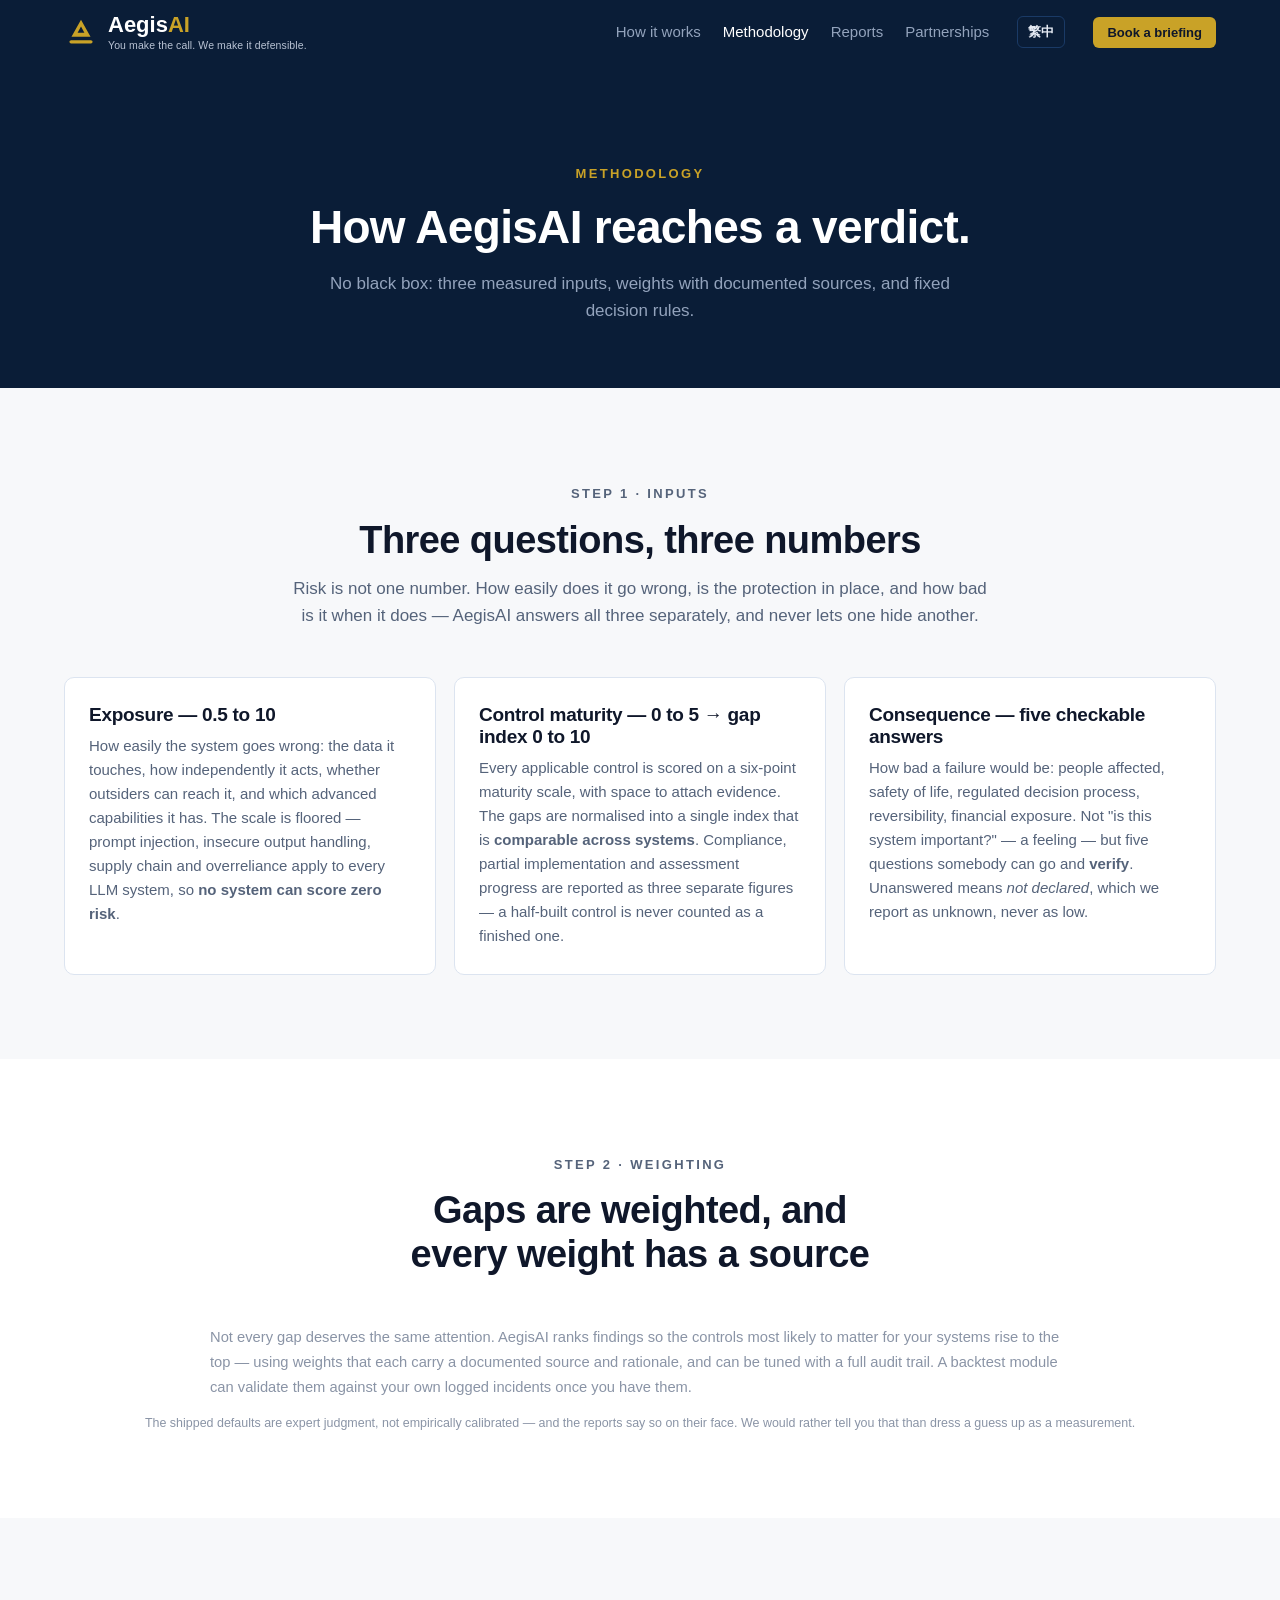
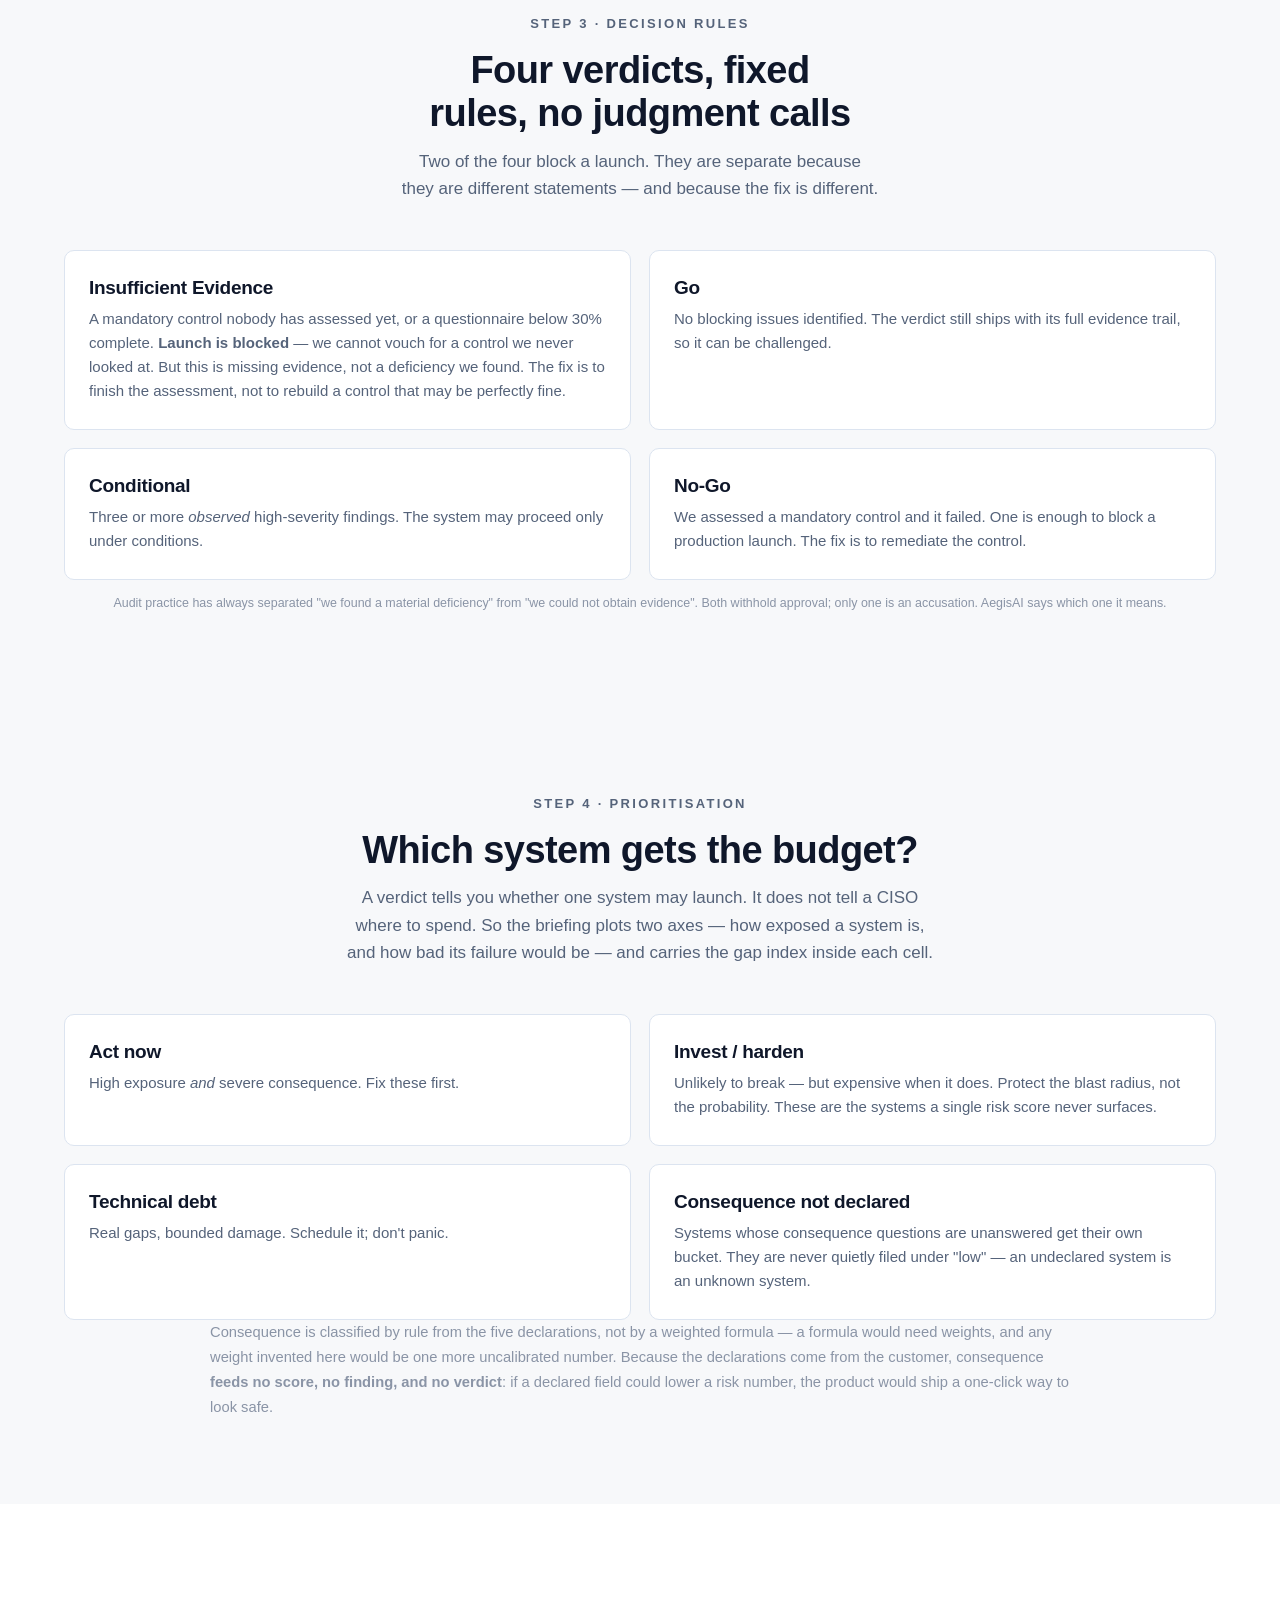
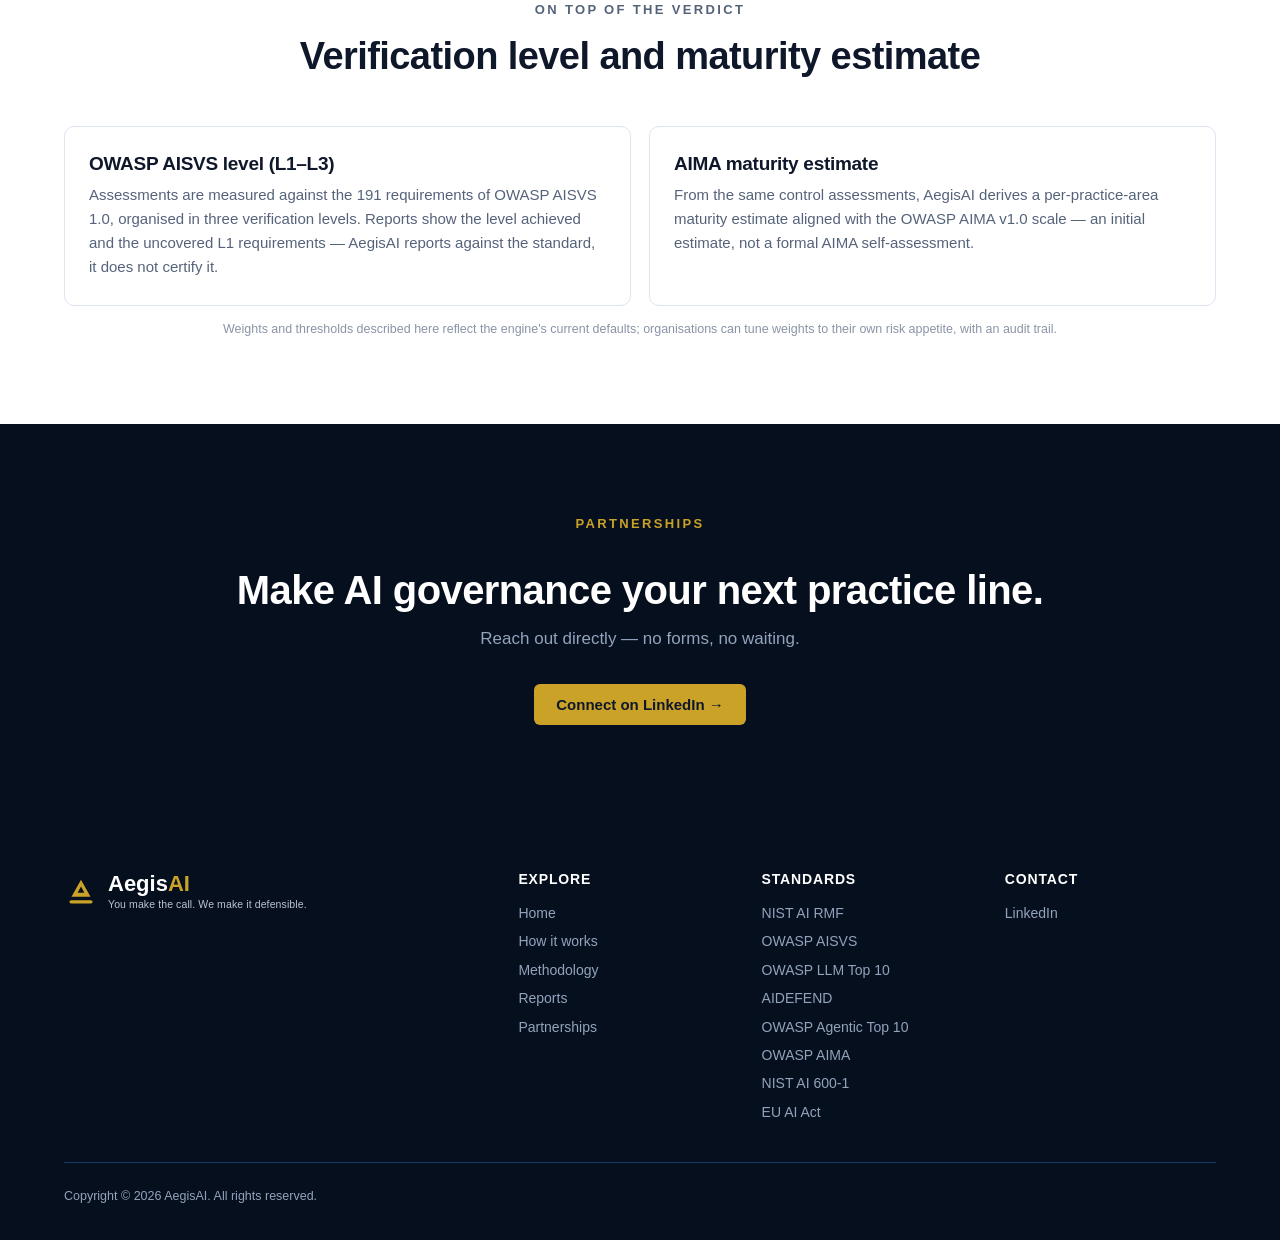
<file: methodology.html>
<!DOCTYPE html>
<html lang="en">
<head>
<meta charset="UTF-8">
<meta name="viewport" content="width=device-width, initial-scale=1.0">
<title>Methodology — How AegisAI reaches a verdict</title>
<meta name="description" content="Three measured inputs — exposure, control maturity, consequence — source-documented weights, and four fixed verdict rules: how AegisAI turns an AI governance assessment into a defensible Insufficient Evidence, Go, Conditional, or No-Go verdict.">
<link rel="stylesheet" href="css/style.css?v=20260728">
<link rel="canonical" href="https://kevinchiu923.github.io/AegisAI-net/methodology.html">
<link rel="icon" type="image/svg+xml" href="favicon.svg">
<link rel="icon" type="image/png" sizes="32x32" href="assets/favicon-32.png">
<link rel="apple-touch-icon" href="assets/apple-touch-icon.png">
<meta property="og:type" content="website">
<meta property="og:site_name" content="AegisAI">
<meta property="og:title" content="Methodology — How AegisAI reaches a verdict">
<meta property="og:description" content="Three measured inputs — exposure, control maturity, consequence — source-documented weights, and four fixed verdict rules: how AegisAI turns an AI governance assessment into a defensible Insufficient Evidence, Go, Conditional, or No-Go verdict.">
<meta property="og:url" content="https://kevinchiu923.github.io/AegisAI-net/methodology.html">
<meta property="og:image" content="https://kevinchiu923.github.io/AegisAI-net/assets/aegisai-lockup-1200x630-en.png">
<meta property="og:image:width" content="1200">
<meta property="og:image:height" content="630">
<meta property="og:image:alt" content="AegisAI — You make the call. We make it defensible.">
<meta property="og:image:type" content="image/png">
<meta property="og:locale" content="en_US">
<meta property="og:locale:alternate" content="zh_TW">
<meta name="twitter:card" content="summary_large_image">
<meta name="twitter:title" content="Methodology — How AegisAI reaches a verdict">
<meta name="twitter:description" content="Three measured inputs — exposure, control maturity, consequence — source-documented weights, and four fixed verdict rules: how AegisAI turns an AI governance assessment into a defensible Insufficient Evidence, Go, Conditional, or No-Go verdict.">
<meta name="twitter:image" content="https://kevinchiu923.github.io/AegisAI-net/assets/aegisai-lockup-1200x630-en.png">
<meta name="twitter:image:alt" content="AegisAI — You make the call. We make it defensible.">
</head>
<body>

<header class="site-header">
  <div class="wrap">
    <a class="brand" href="index.html"><img class="brand-mark" src="assets/brand-mark.svg" alt="" width="34" height="34"><span class="brand-col"><span class="brand-name">Aegis<span>AI</span></span><small class="brand-tag" data-i18n="brand.tag">You make the call. We make it defensible.</small></span></a>
    <button class="menu-btn" id="menu-btn" aria-label="Menu">☰</button>
    <nav class="nav">
      <a href="how-it-works.html" data-i18n="nav.how">How it works</a>
      <a href="methodology.html" aria-current="page" data-i18n="nav.method">Methodology</a>
      <a href="reports.html" data-i18n="nav.reports">Reports</a>
      <a href="partnerships.html" data-i18n="nav.partner">Partnerships</a>
      <a class="nav-cta" href="https://www.linkedin.com/in/yen-ming-kevin-chiu/" target="_blank" rel="noopener" data-i18n="nav.cta">Book a briefing</a>
    </nav>
    <button class="lang-toggle" id="lang-toggle" aria-label="Switch language">繁中</button>
    <a class="btn btn-gold btn-sm header-cta" href="https://www.linkedin.com/in/yen-ming-kevin-chiu/" target="_blank" rel="noopener" data-i18n="nav.cta">Book a briefing</a>
  </div>
</header>

<section class="page-hero on-dark">
  <div class="wrap">
    <p class="eyebrow" data-i18n="mp.eyebrow">Methodology</p>
    <h1 data-i18n="mp.h1">How AegisAI reaches a verdict.</h1>
    <p data-i18n="mp.sub">No black box: three measured inputs, weights with documented sources, and fixed decision rules.</p>
  </div>
</section>

<section class="section">
  <div class="wrap">
    <div class="section-head reveal">
      <p class="eyebrow" data-i18n="mp.in.eyebrow">Step 1 · Inputs</p>
      <h2 data-i18n="mp.in.h2">Three questions, three numbers</h2>
      <p data-i18n="mp.in.sub">Risk is not one number. How easily does it go wrong, is the protection in place, and how bad is it when it does — AegisAI answers all three separately, and never lets one hide another.</p>
    </div>
    <div class="grid g3">
      <div class="card reveal"><h3 data-i18n="mp.in.1.t">Exposure — 0.5 to 10</h3><p data-i18n="mp.in.1.d">How easily the system goes wrong: the data it touches, how independently it acts, whether outsiders can reach it, and which advanced capabilities it has. The scale is floored — prompt injection, insecure output handling, supply chain and overreliance apply to every LLM system, so <strong>no system can score zero risk</strong>.</p></div>
      <div class="card reveal"><h3 data-i18n="mp.in.2.t">Control maturity — 0 to 5 → gap index 0 to 10</h3><p data-i18n="mp.in.2.d">Every applicable control is scored on a six-point maturity scale, with space to attach evidence. The gaps are normalised into a single index that is <strong>comparable across systems</strong>. Compliance, partial implementation and assessment progress are reported as three separate figures — a half-built control is never counted as a finished one.</p></div>
      <div class="card reveal"><h3 data-i18n="mp.in.3.t">Consequence — five checkable answers</h3><p data-i18n="mp.in.3.d">How bad a failure would be: people affected, safety of life, regulated decision process, reversibility, financial exposure. Not "is this system important?" — a feeling — but five questions somebody can go and <strong>verify</strong>. Unanswered means <em>not declared</em>, which we report as unknown, never as low.</p></div>
    </div>
  </div>
</section>

<section class="section" style="background:var(--raised)">
  <div class="wrap">
    <div class="section-head reveal">
      <p class="eyebrow" data-i18n="mp.w.eyebrow">Step 2 · Weighting</p>
      <h2 data-i18n="mp.w.h2">Gaps are weighted, and every weight has a source</h2>
    </div>
    <p class="fact-block reveal" data-i18n="mp.w.d">Not every gap deserves the same attention. AegisAI ranks findings so the controls most likely to matter for your systems rise to the top — using weights that each carry a documented source and rationale, and can be tuned with a full audit trail. A backtest module can validate them against your own logged incidents once you have them.</p>
    <p class="std-note reveal" data-i18n="mp.w.note">The shipped defaults are expert judgment, not empirically calibrated — and the reports say so on their face. We would rather tell you that than dress a guess up as a measurement.</p>
  </div>
</section>

<section class="section">
  <div class="wrap">
    <div class="section-head reveal">
      <p class="eyebrow" data-i18n="mp.v.eyebrow">Step 3 · Decision rules</p>
      <h2 data-i18n="mp.v.h2">Four verdicts, fixed rules, no judgment calls</h2>
      <p data-i18n="mp.v.sub">Two of the four block a launch. They are separate because they are different statements — and because the fix is different.</p>
    </div>
    <div class="grid g2">
      <div class="card reveal"><h3 data-i18n="mp.v.4.t">Insufficient Evidence</h3><p data-i18n="mp.v.4.d">A mandatory control nobody has assessed yet, or a questionnaire below 30% complete. <strong>Launch is blocked</strong> — we cannot vouch for a control we never looked at. But this is missing evidence, not a deficiency we found. The fix is to finish the assessment, not to rebuild a control that may be perfectly fine.</p></div>
      <div class="card reveal"><h3 data-i18n="mp.v.3.t">Go</h3><p data-i18n="mp.v.3.d">No blocking issues identified. The verdict still ships with its full evidence trail, so it can be challenged.</p></div>
      <div class="card reveal"><h3 data-i18n="mp.v.2.t">Conditional</h3><p data-i18n="mp.v.2.d">Three or more <em>observed</em> high-severity findings. The system may proceed only under conditions.</p></div>
      <div class="card reveal"><h3 data-i18n="mp.v.1.t">No-Go</h3><p data-i18n="mp.v.1.d">We assessed a mandatory control and it failed. One is enough to block a production launch. The fix is to remediate the control.</p></div>
    </div>
    <p class="std-note reveal" data-i18n="mp.v.note">Audit practice has always separated "we found a material deficiency" from "we could not obtain evidence". Both withhold approval; only one is an accusation. AegisAI says which one it means.</p>
  </div>
</section>

<section class="section">
  <div class="wrap">
    <div class="section-head reveal">
      <p class="eyebrow" data-i18n="mp.pm.eyebrow">Step 4 · Prioritisation</p>
      <h2 data-i18n="mp.pm.h2">Which system gets the budget?</h2>
      <p data-i18n="mp.pm.sub">A verdict tells you whether one system may launch. It does not tell a CISO where to spend. So the briefing plots two axes — how exposed a system is, and how bad its failure would be — and carries the gap index inside each cell.</p>
    </div>
    <div class="grid g2">
      <div class="card reveal"><h3 data-i18n="mp.pm.1.t">Act now</h3><p data-i18n="mp.pm.1.d">High exposure <em>and</em> severe consequence. Fix these first.</p></div>
      <div class="card reveal"><h3 data-i18n="mp.pm.2.t">Invest / harden</h3><p data-i18n="mp.pm.2.d">Unlikely to break — but expensive when it does. Protect the blast radius, not the probability. These are the systems a single risk score never surfaces.</p></div>
      <div class="card reveal"><h3 data-i18n="mp.pm.3.t">Technical debt</h3><p data-i18n="mp.pm.3.d">Real gaps, bounded damage. Schedule it; don't panic.</p></div>
      <div class="card reveal"><h3 data-i18n="mp.pm.4.t">Consequence not declared</h3><p data-i18n="mp.pm.4.d">Systems whose consequence questions are unanswered get their own bucket. They are never quietly filed under "low" — an undeclared system is an unknown system.</p></div>
    </div>
    <p class="fact-block reveal" data-i18n="mp.pm.fact">Consequence is classified by rule from the five declarations, not by a weighted formula — a formula would need weights, and any weight invented here would be one more uncalibrated number. Because the declarations come from the customer, consequence <strong>feeds no score, no finding, and no verdict</strong>: if a declared field could lower a risk number, the product would ship a one-click way to look safe.</p>
  </div>
</section>

<section class="section" style="background:var(--raised)">
  <div class="wrap">
    <div class="section-head reveal">
      <p class="eyebrow" data-i18n="mp.x.eyebrow">On top of the verdict</p>
      <h2 data-i18n="mp.x.h2">Verification level and maturity estimate</h2>
    </div>
    <div class="grid g2">
      <div class="card reveal"><h3 data-i18n="mp.x.1.t">OWASP AISVS level (L1–L3)</h3><p data-i18n="mp.x.1.d">Assessments are measured against the 191 requirements of OWASP AISVS 1.0, organised in three verification levels. Reports show the level achieved and the uncovered L1 requirements — AegisAI reports against the standard, it does not certify it.</p></div>
      <div class="card reveal"><h3 data-i18n="mp.x.2.t">AIMA maturity estimate</h3><p data-i18n="mp.x.2.d">From the same control assessments, AegisAI derives a per-practice-area maturity estimate aligned with the OWASP AIMA v1.0 scale — an initial estimate, not a formal AIMA self-assessment.</p></div>
    </div>
    <p class="std-note reveal" data-i18n="mp.note">Weights and thresholds described here reflect the engine's current defaults; organisations can tune weights to their own risk appetite, with an audit trail.</p>
  </div>
</section>
<section class="darker cta-block on-dark">
  <div class="wrap reveal">
    <p class="eyebrow" data-i18n="par.eyebrow">Partnerships</p>
    <h2 class="one-line" data-i18n="cta.h2">Make AI governance your next practice line.</h2>
    <p data-i18n="cta.p">Reach out directly — no forms, no waiting.</p>
    <a class="btn btn-gold" href="https://www.linkedin.com/in/yen-ming-kevin-chiu/" target="_blank" rel="noopener" data-i18n="cta.btn">Connect on LinkedIn →</a>
  </div>
</section>

<footer class="site-footer">
  <div class="wrap">
    <div class="cols">
      <div>
        <a class="brand" href="index.html"><img class="brand-mark" src="assets/brand-mark.svg" alt="" width="34" height="34"><span class="brand-col"><span class="brand-name">Aegis<span>AI</span></span><small class="brand-tag" data-i18n="brand.tag">You make the call. We make it defensible.</small></span></a>
      </div>
      <div>
        <p class="foot-h" data-i18n="footer.explore">Explore</p>
        <a href="index.html" data-i18n="footer.home">Home</a>
        <a href="how-it-works.html" data-i18n="nav.how">How it works</a>
        <a href="methodology.html" data-i18n="nav.method">Methodology</a>
        <a href="reports.html" data-i18n="nav.reports">Reports</a>
        <a href="partnerships.html" data-i18n="nav.partner">Partnerships</a>
      </div>
      <div>
        <p class="foot-h" data-i18n="footer.standards">Standards</p>
        <a href="https://www.nist.gov/itl/ai-risk-management-framework" target="_blank" rel="noopener">NIST AI RMF</a>
        <a href="https://github.com/OWASP/AISVS" target="_blank" rel="noopener">OWASP AISVS</a>
        <a href="https://genai.owasp.org/llm-top-10/" target="_blank" rel="noopener">OWASP LLM Top 10</a>
        <a href="https://aidefend.net" target="_blank" rel="noopener">AIDEFEND</a>
        <a href="https://genai.owasp.org/resource/owasp-top-10-for-agentic-applications-for-2026/" target="_blank" rel="noopener">OWASP Agentic Top 10</a>
        <a href="https://owasp.org/www-project-ai-maturity-assessment/" target="_blank" rel="noopener">OWASP AIMA</a>
        <a href="https://doi.org/10.6028/NIST.AI.600-1" target="_blank" rel="noopener">NIST AI 600-1</a>
        <a href="https://eur-lex.europa.eu/eli/reg/2024/1689/oj" target="_blank" rel="noopener">EU AI Act</a>
      </div>
      <div>
        <p class="foot-h" data-i18n="footer.contact">Contact</p>
        <a href="https://www.linkedin.com/in/yen-ming-kevin-chiu/" target="_blank" rel="noopener">LinkedIn</a>
      </div>
    </div>
    <p class="legal">Copyright © 2026 AegisAI. All rights reserved.</p>
  </div>
</footer>

<button id="to-top" aria-label="Back to top">↑</button>
<script src="js/i18n.js?v=20260728"></script>
<script src="js/main.js?v=20260728"></script>
</body>
</html>
</file>
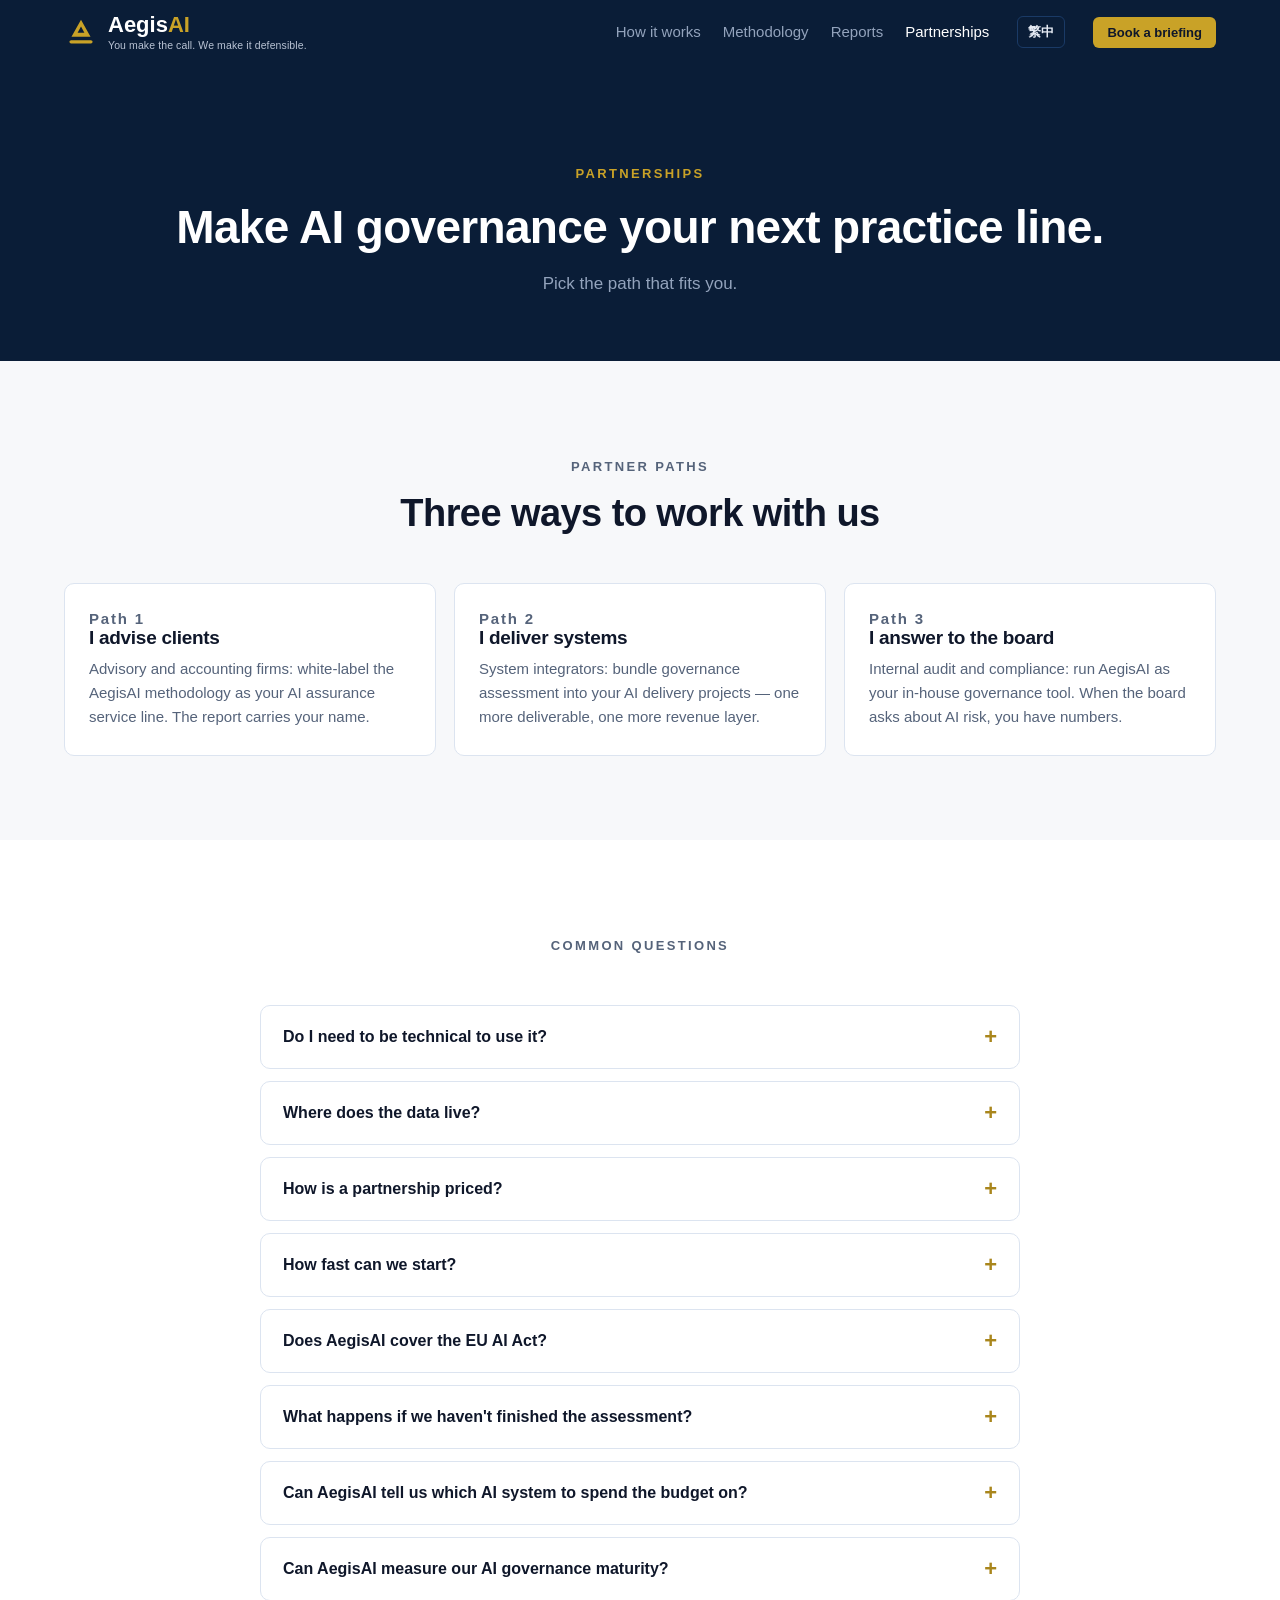
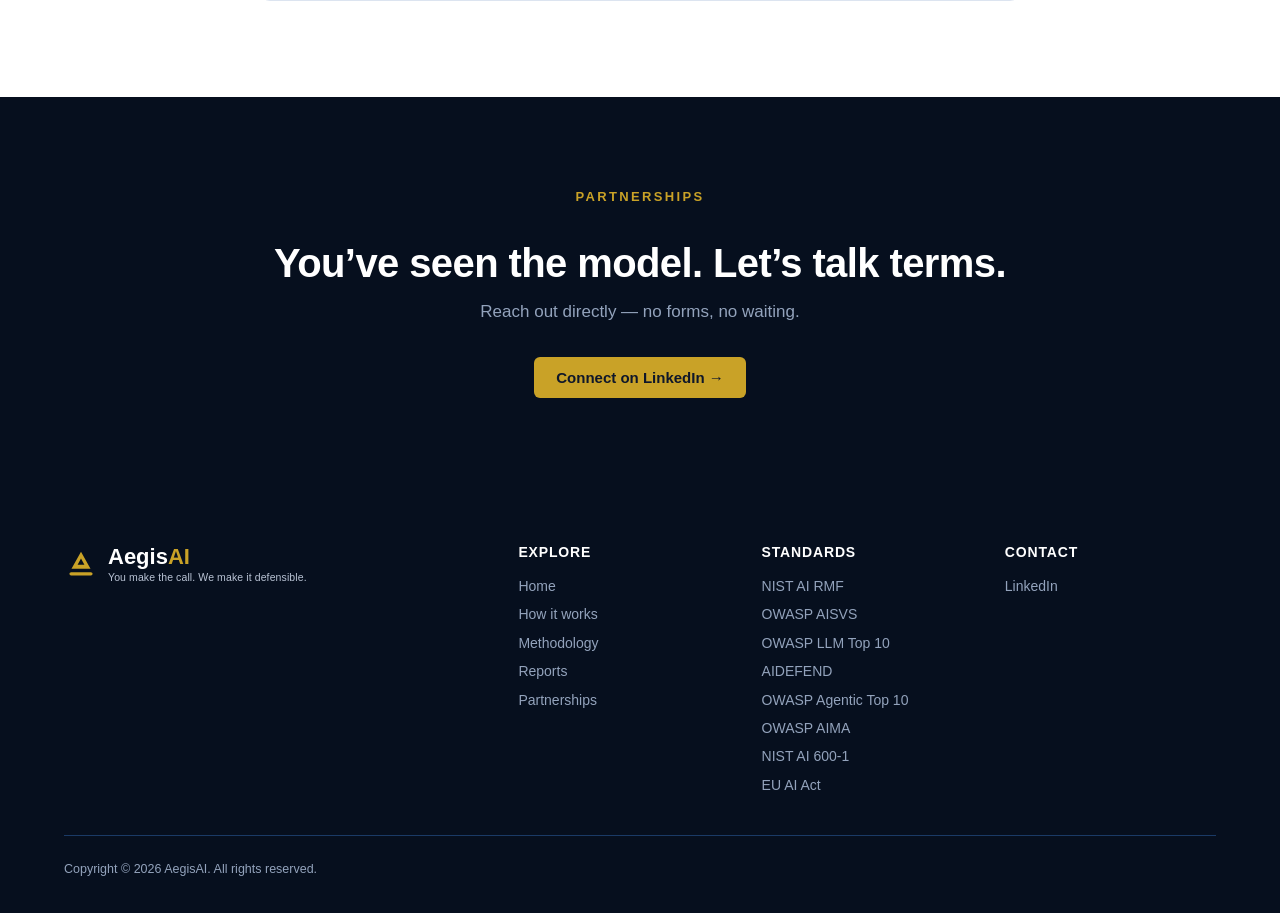
<file: partnerships.html>
<!DOCTYPE html>
<html lang="en">
<head>
<meta charset="UTF-8">
<meta name="viewport" content="width=device-width, initial-scale=1.0">
<title>Partnerships — AegisAI</title>
<meta name="description" content="White-label the methodology, bundle assessments into delivery, or run it in-house. Make AI governance your next practice line.">
<link rel="stylesheet" href="css/style.css?v=20260728">
<script type="application/ld+json">
{"@context":"https://schema.org","@type":"FAQPage","mainEntity":[
 {"@type":"Question","name":"Do I need to be technical to use AegisAI?","acceptedAnswer":{"@type":"Answer","text":"No. Assessment runs as a guided questionnaire with context on every item; the output is lights and scores, not code."}},
 {"@type":"Question","name":"Where does the assessment data live?","acceptedAnswer":{"@type":"Answer","text":"The platform can be fully self-hosted in your or your client's environment - assessment data never leaves your infrastructure."}},
 {"@type":"Question","name":"How is a partnership priced?","acceptedAnswer":{"@type":"Answer","text":"It depends on the model - white-label licensing, per-engagement splits, or internal licensing."}},
 {"@type":"Question","name":"How fast can we start?","acceptedAnswer":{"@type":"Answer","text":"The platform runs today, with sixteen standards and demonstration data built in. A pilot assessment typically completes within weeks."}},
 {"@type":"Question","name":"Does AegisAI cover the EU AI Act?","acceptedAnswer":{"@type":"Answer","text":"AegisAI ships with an EU AI Act reference knowledge base: obligation summaries, the Annex III high-risk areas, and an Omnibus-aware timeline (high-risk obligations apply from 2 December 2027). It is a reference view - not legal advice."}},
 {"@type":"Question","name":"What happens if we have not finished the assessment?","acceptedAnswer":{"@type":"Answer","text":"AegisAI returns Insufficient Evidence, not No-Go. The launch is still blocked - we cannot vouch for a mandatory control nobody has assessed - but the report says the reason is missing evidence, not a deficiency we found. The fix is to finish the questionnaire, not to rebuild a control that may be perfectly fine. Audit practice has always separated an adverse opinion from a disclaimer of opinion; AegisAI says which one it means."}},
 {"@type":"Question","name":"Can AegisAI tell us which AI system to spend the security budget on?","acceptedAnswer":{"@type":"Answer","text":"Yes. Alongside exposure and control gaps, AegisAI classifies consequence - how bad a failure would be - from five checkable declarations: people affected, safety of life, regulated decision process, reversibility, and financial exposure. The management briefing plots exposure against consequence and carries the gap index inside each cell, which surfaces the systems a single risk score hides: unlikely to fail, expensive when they do, and barely protected. Consequence is customer-declared, so it feeds no score, no finding, and no verdict."}},
 {"@type":"Question","name":"Can AegisAI measure our AI governance maturity?","acceptedAnswer":{"@type":"Answer","text":"Yes - AegisAI includes the official OWASP AIMA v1.0 question bank (144 questions, 8 practice areas) and derives a per-area maturity estimate from control assessments. The derived score is an initial estimate, not a formal AIMA self-assessment."}}
]}
</script>
<link rel="canonical" href="https://kevinchiu923.github.io/AegisAI-net/partnerships.html">
<link rel="icon" type="image/svg+xml" href="favicon.svg">
<link rel="icon" type="image/png" sizes="32x32" href="assets/favicon-32.png">
<link rel="apple-touch-icon" href="assets/apple-touch-icon.png">
<meta property="og:type" content="website">
<meta property="og:site_name" content="AegisAI">
<meta property="og:title" content="Partnerships — AegisAI">
<meta property="og:description" content="White-label the methodology, bundle assessments into delivery, or run it in-house. Make AI governance your next practice line.">
<meta property="og:url" content="https://kevinchiu923.github.io/AegisAI-net/partnerships.html">
<meta property="og:image" content="https://kevinchiu923.github.io/AegisAI-net/assets/aegisai-lockup-1200x630-en.png">
<meta property="og:image:width" content="1200">
<meta property="og:image:height" content="630">
<meta property="og:image:alt" content="AegisAI — You make the call. We make it defensible.">
<meta property="og:image:type" content="image/png">
<meta property="og:locale" content="en_US">
<meta property="og:locale:alternate" content="zh_TW">
<meta name="twitter:card" content="summary_large_image">
<meta name="twitter:title" content="Partnerships — AegisAI">
<meta name="twitter:description" content="White-label the methodology, bundle assessments into delivery, or run it in-house. Make AI governance your next practice line.">
<meta name="twitter:image" content="https://kevinchiu923.github.io/AegisAI-net/assets/aegisai-lockup-1200x630-en.png">
<meta name="twitter:image:alt" content="AegisAI — You make the call. We make it defensible.">
</head>
<body>

<header class="site-header">
  <div class="wrap">
    <a class="brand" href="index.html"><img class="brand-mark" src="assets/brand-mark.svg" alt="" width="34" height="34"><span class="brand-col"><span class="brand-name">Aegis<span>AI</span></span><small class="brand-tag" data-i18n="brand.tag">You make the call. We make it defensible.</small></span></a>
    <button class="menu-btn" id="menu-btn" aria-label="Menu">☰</button>
    <nav class="nav">
      <a href="how-it-works.html" data-i18n="nav.how">How it works</a>
      <a href="methodology.html" data-i18n="nav.method">Methodology</a>
      <a href="reports.html" data-i18n="nav.reports">Reports</a>
      <a href="partnerships.html" aria-current="page" data-i18n="nav.partner">Partnerships</a>
      <a class="nav-cta" href="https://www.linkedin.com/in/yen-ming-kevin-chiu/" target="_blank" rel="noopener" data-i18n="nav.cta">Book a briefing</a>
    </nav>
    <button class="lang-toggle" id="lang-toggle" aria-label="Switch language">繁中</button>
    <a class="btn btn-gold btn-sm header-cta" href="https://www.linkedin.com/in/yen-ming-kevin-chiu/" target="_blank" rel="noopener" data-i18n="nav.cta">Book a briefing</a>
  </div>
</header>

<section class="page-hero on-dark">
  <div class="wrap">
    <p class="eyebrow" data-i18n="par.eyebrow">Partnerships</p>
    <h1 data-i18n="par.h1">Make AI governance your next practice line.</h1>
    <p data-i18n="par.sub">Pick the path that fits you.</p>
  </div>
</section>

<section class="section">
  <div class="wrap">
    <div class="section-head reveal">
      <p class="eyebrow" data-i18n="par.ways.eyebrow">Partner paths</p>
      <h2 data-i18n="par.ways.h2">Three ways to work with us</h2>
    </div>
    <div class="grid g3">
      <div class="card reveal">
        <p class="path-num" data-i18n="par.1.n">Path 1</p>
        <h3 data-i18n="par.1.t">I advise clients</h3>
        <p data-i18n="par.1.d">Advisory and accounting firms: white-label the AegisAI methodology as your AI assurance service line. The report carries your name.</p>
      </div>
      <div class="card reveal">
        <p class="path-num" data-i18n="par.2.n">Path 2</p>
        <h3 data-i18n="par.2.t">I deliver systems</h3>
        <p data-i18n="par.2.d">System integrators: bundle governance assessment into your AI delivery projects — one more deliverable, one more revenue layer.</p>
      </div>
      <div class="card reveal">
        <p class="path-num" data-i18n="par.3.n">Path 3</p>
        <h3 data-i18n="par.3.t">I answer to the board</h3>
        <p data-i18n="par.3.d">Internal audit and compliance: run AegisAI as your in-house governance tool. When the board asks about AI risk, you have numbers.</p>
      </div>
    </div>
  </div>
</section>

<section class="section" style="background:var(--raised)">
  <div class="wrap">
    <div class="section-head reveal">
      <p class="eyebrow" data-i18n="faq.eyebrow">Common questions</p>
    </div>
    <div class="faq reveal">
      <details><summary data-i18n="faq.1.q">Do I need to be technical to use it?</summary><p data-i18n="faq.1.a">No. Assessment runs as a guided questionnaire with context on every item; the output is lights and scores, not code.</p></details>
      <details><summary data-i18n="faq.2.q">Where does the data live?</summary><p data-i18n="faq.2.a">The platform can be fully self-hosted in your or your client's environment — assessment data never leaves your infrastructure.</p></details>
      <details><summary data-i18n="faq.3.q">How is a partnership priced?</summary><p data-i18n="faq.3.a">It depends on the model — white-label licensing, per-engagement splits, or internal licensing. Reach out on LinkedIn and we'll talk through your case.</p></details>
      <details><summary data-i18n="faq.4.q">How fast can we start?</summary><p data-i18n="faq.4.a">The platform runs today, with sixteen standards and demonstration data built in. A pilot assessment typically completes within weeks.</p></details>
      <details><summary data-i18n="faq.5.q">Does AegisAI cover the EU AI Act?</summary><p data-i18n="faq.5.a">AegisAI ships with an EU AI Act reference knowledge base: obligation summaries for the key articles, the Annex III high-risk areas, and an Omnibus-aware application timeline (high-risk obligations apply from 2 December 2027). It is a reference view to structure your assessment — not legal advice.</p></details>
      <details><summary data-i18n="faq.7.q">What happens if we haven't finished the assessment?</summary><p data-i18n="faq.7.a">AegisAI returns <strong>Insufficient Evidence</strong>, not No-Go. The launch is still blocked — we cannot vouch for a mandatory control nobody has assessed — but the report says the reason is missing evidence, not a deficiency we found. The fix is to finish the questionnaire, not to rebuild a control that may be perfectly fine.</p></details>
      <details><summary data-i18n="faq.8.q">Can AegisAI tell us which AI system to spend the budget on?</summary><p data-i18n="faq.8.a">Yes. Alongside exposure and control gaps, AegisAI classifies <strong>consequence</strong> — how bad a failure would be — from five checkable declarations: people affected, safety of life, regulated use, reversibility, and financial exposure. The briefing plots exposure against consequence and carries the gap index in each cell, surfacing the systems a single risk score hides. Consequence is customer-declared, so it feeds no score, no finding, and no verdict.</p></details>
      <details><summary data-i18n="faq.6.q">Can AegisAI measure our AI governance maturity?</summary><p data-i18n="faq.6.a">Yes — AegisAI includes the official OWASP AIMA v1.0 question bank (144 questions across 8 practice areas) and derives a per-area maturity estimate from your control assessments. The derived score is an initial estimate, not a formal AIMA self-assessment.</p></details>
    </div>
  </div>
</section>

<section class="darker cta-block on-dark">
  <div class="wrap reveal">
    <p class="eyebrow" data-i18n="par.eyebrow">Partnerships</p>
    <h2 class="one-line" data-i18n="cta.h2p">You’ve seen the model. Let’s talk terms.</h2>
    <p data-i18n="cta.p">Reach out directly — no forms, no waiting.</p>
    <a class="btn btn-gold" href="https://www.linkedin.com/in/yen-ming-kevin-chiu/" target="_blank" rel="noopener" data-i18n="cta.btn">Connect on LinkedIn →</a>
  </div>
</section>

<footer class="site-footer">
  <div class="wrap">
    <div class="cols">
      <div>
        <a class="brand" href="index.html"><img class="brand-mark" src="assets/brand-mark.svg" alt="" width="34" height="34"><span class="brand-col"><span class="brand-name">Aegis<span>AI</span></span><small class="brand-tag" data-i18n="brand.tag">You make the call. We make it defensible.</small></span></a>
      </div>
      <div>
        <p class="foot-h" data-i18n="footer.explore">Explore</p>
        <a href="index.html" data-i18n="footer.home">Home</a>
        <a href="how-it-works.html" data-i18n="nav.how">How it works</a>
        <a href="methodology.html" data-i18n="nav.method">Methodology</a>
        <a href="reports.html" data-i18n="nav.reports">Reports</a>
        <a href="partnerships.html" data-i18n="nav.partner">Partnerships</a>
      </div>
      <div>
        <p class="foot-h" data-i18n="footer.standards">Standards</p>
        <a href="https://www.nist.gov/itl/ai-risk-management-framework" target="_blank" rel="noopener">NIST AI RMF</a>
        <a href="https://github.com/OWASP/AISVS" target="_blank" rel="noopener">OWASP AISVS</a>
        <a href="https://genai.owasp.org/llm-top-10/" target="_blank" rel="noopener">OWASP LLM Top 10</a>
        <a href="https://aidefend.net" target="_blank" rel="noopener">AIDEFEND</a>
        <a href="https://genai.owasp.org/resource/owasp-top-10-for-agentic-applications-for-2026/" target="_blank" rel="noopener">OWASP Agentic Top 10</a>
        <a href="https://owasp.org/www-project-ai-maturity-assessment/" target="_blank" rel="noopener">OWASP AIMA</a>
        <a href="https://doi.org/10.6028/NIST.AI.600-1" target="_blank" rel="noopener">NIST AI 600-1</a>
        <a href="https://eur-lex.europa.eu/eli/reg/2024/1689/oj" target="_blank" rel="noopener">EU AI Act</a>
      </div>
      <div>
        <p class="foot-h" data-i18n="footer.contact">Contact</p>
        <a href="https://www.linkedin.com/in/yen-ming-kevin-chiu/" target="_blank" rel="noopener">LinkedIn</a>
      </div>
    </div>
    <p class="legal">Copyright © 2026 AegisAI. All rights reserved.</p>
  </div>
</footer>

<button id="to-top" aria-label="Back to top">↑</button>
<script src="js/i18n.js?v=20260728"></script>
<script src="js/main.js?v=20260728"></script>
</body>
</html>
</file>
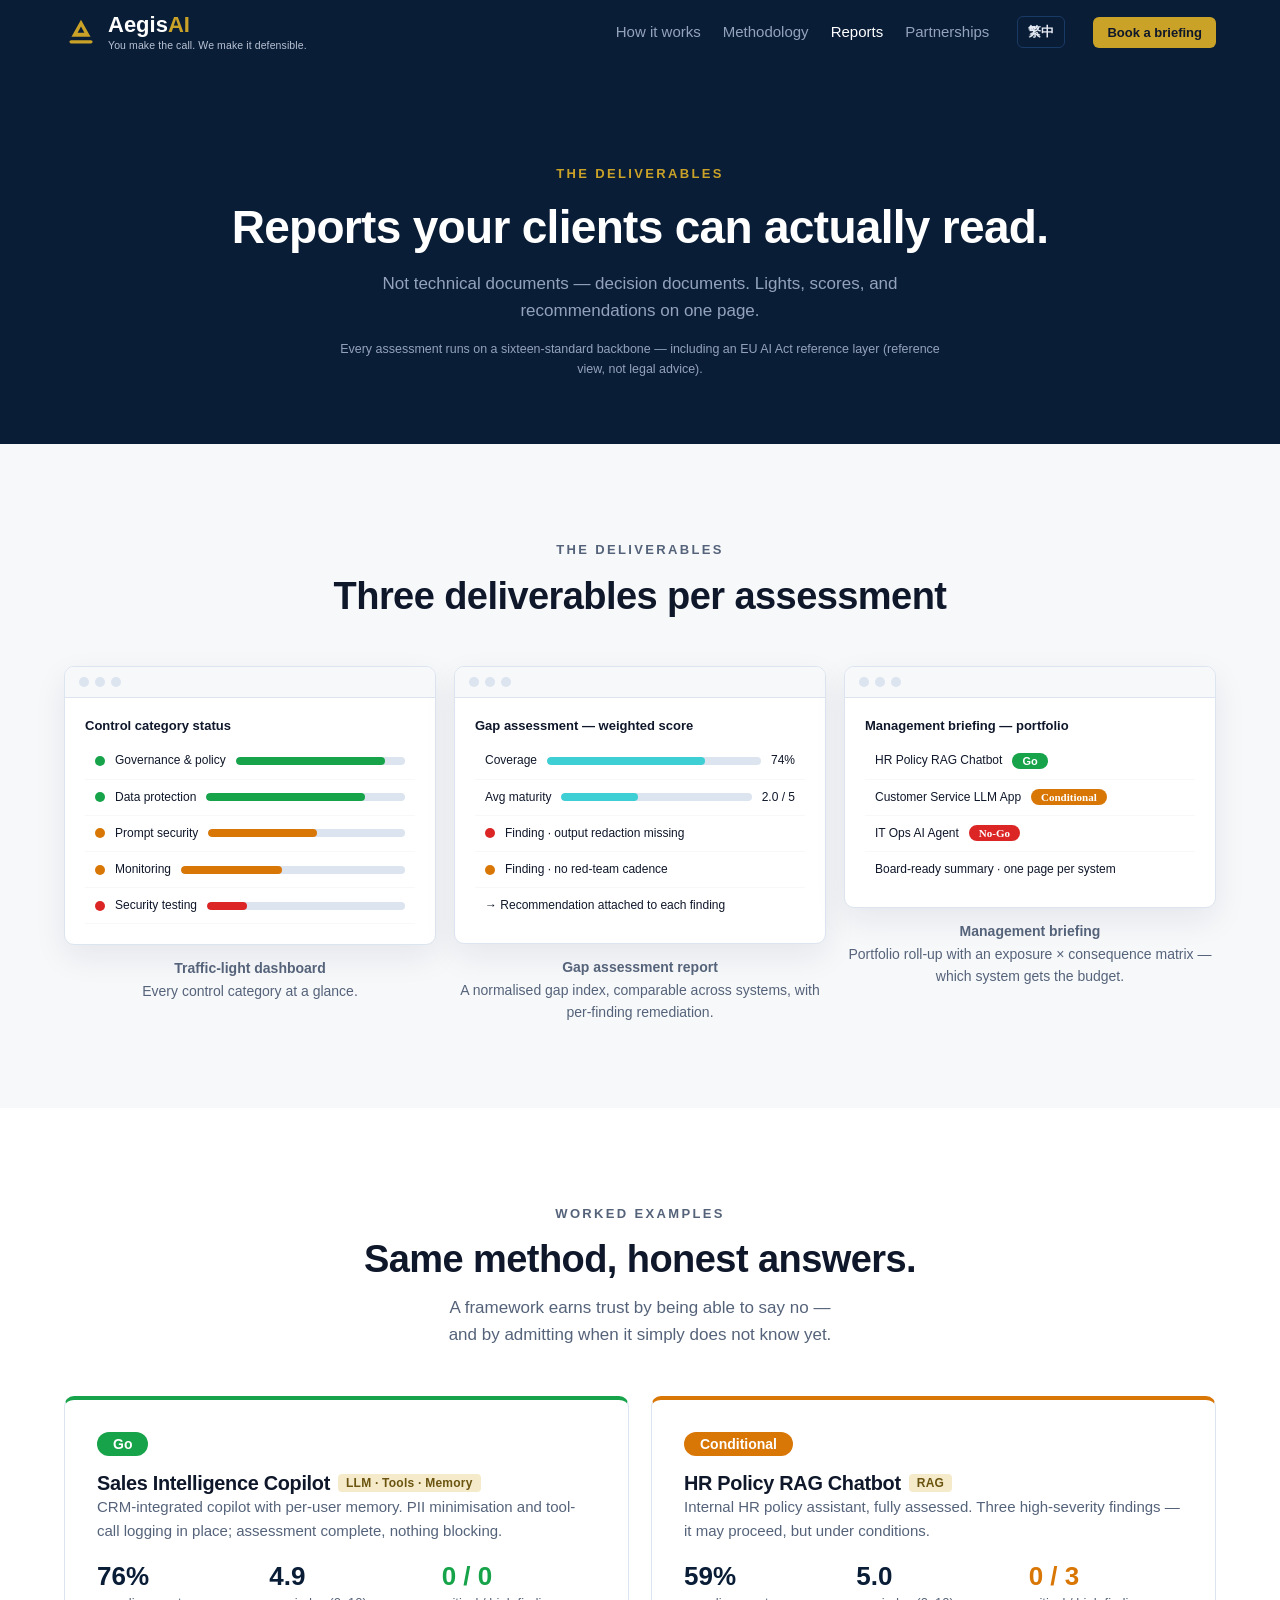
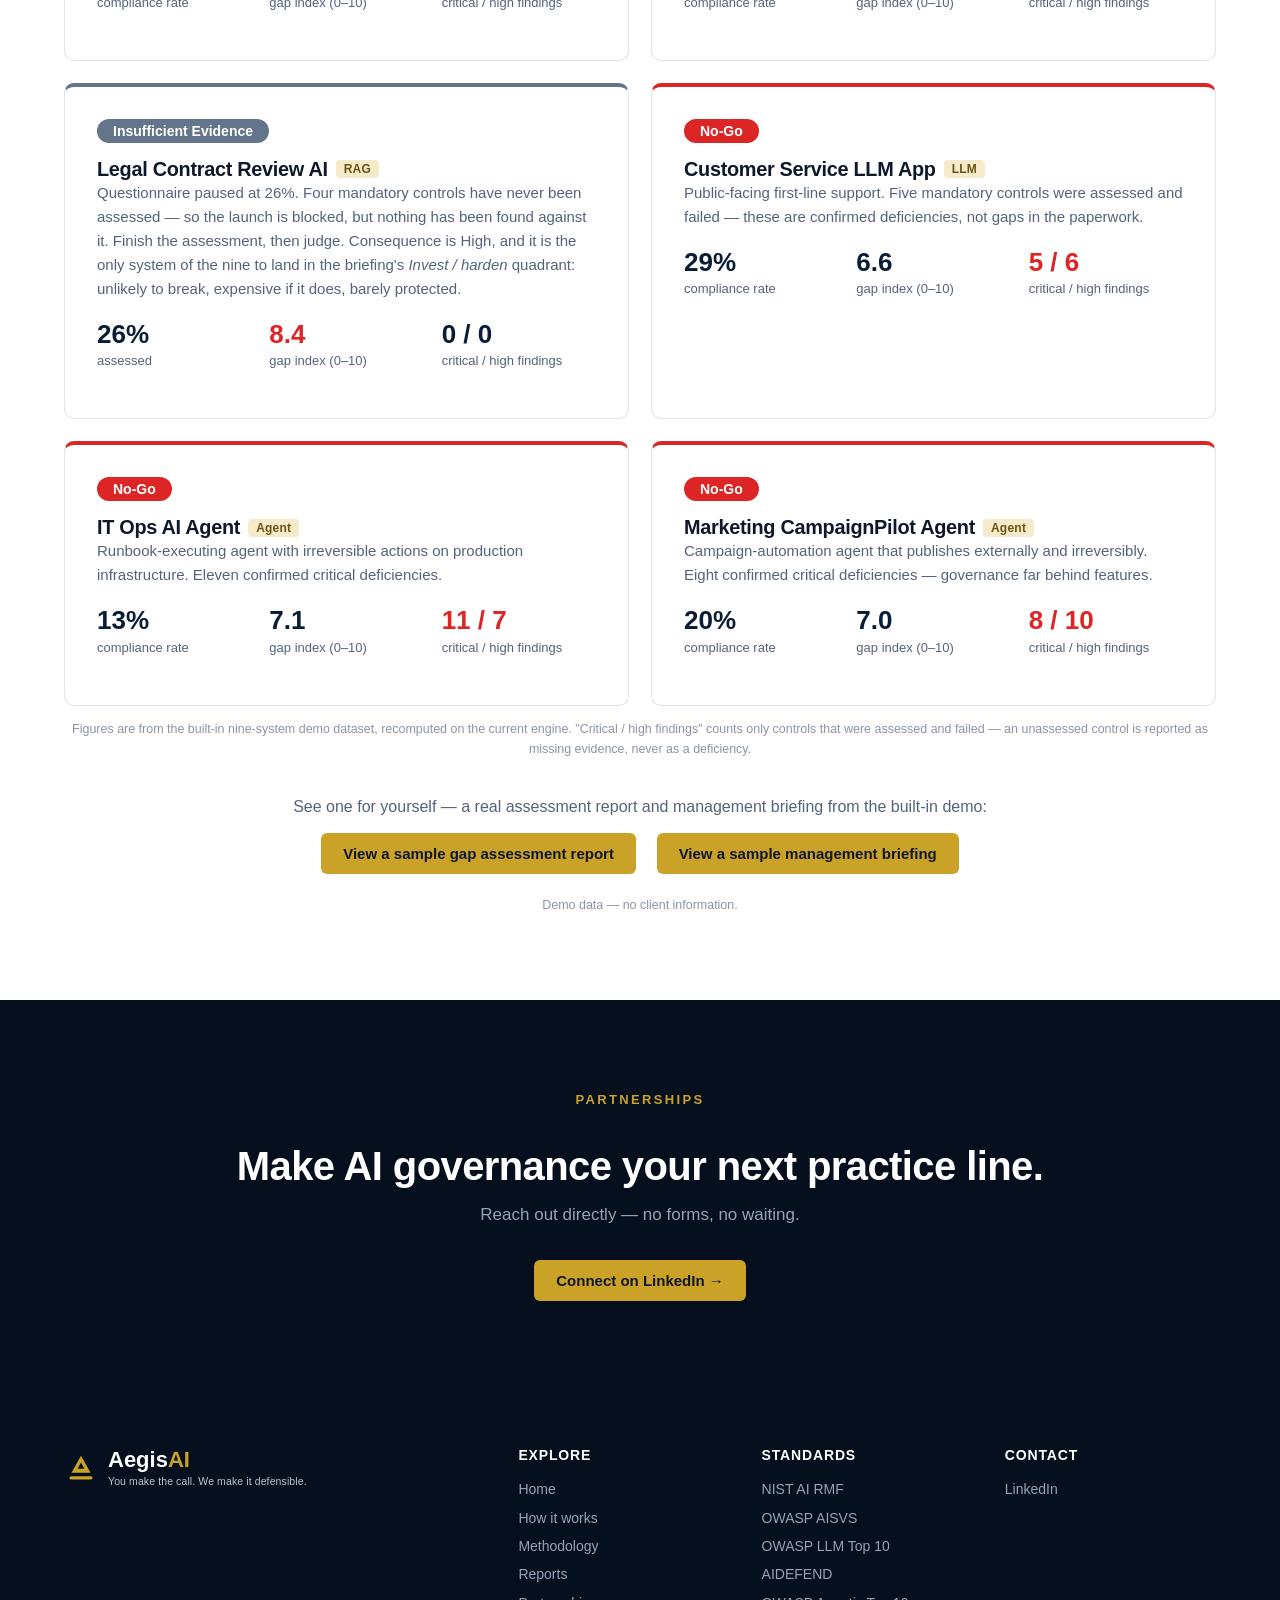
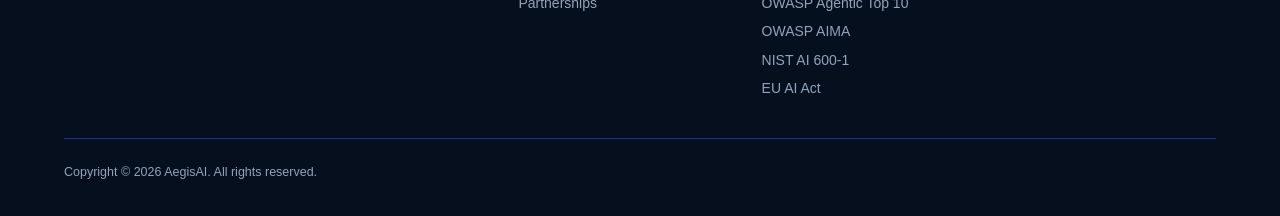
<file: reports.html>
<!DOCTYPE html>
<html lang="en">
<head>
<meta charset="UTF-8">
<meta name="viewport" content="width=device-width, initial-scale=1.0">
<title>Reports — AegisAI</title>
<meta name="description" content="Traffic-light dashboards, a normalised gap index, a risk portfolio matrix, and management briefings — AI governance reports your clients can actually read.">
<link rel="stylesheet" href="css/style.css?v=20260728">
<link rel="canonical" href="https://kevinchiu923.github.io/AegisAI-net/reports.html">
<link rel="icon" type="image/svg+xml" href="favicon.svg">
<link rel="icon" type="image/png" sizes="32x32" href="assets/favicon-32.png">
<link rel="apple-touch-icon" href="assets/apple-touch-icon.png">
<meta property="og:type" content="website">
<meta property="og:site_name" content="AegisAI">
<meta property="og:title" content="Reports — AegisAI">
<meta property="og:description" content="Traffic-light dashboards, a normalised gap index, a risk portfolio matrix, and management briefings — AI governance reports your clients can actually read.">
<meta property="og:url" content="https://kevinchiu923.github.io/AegisAI-net/reports.html">
<meta property="og:image" content="https://kevinchiu923.github.io/AegisAI-net/assets/aegisai-lockup-1200x630-en.png">
<meta property="og:image:width" content="1200">
<meta property="og:image:height" content="630">
<meta property="og:image:alt" content="AegisAI — You make the call. We make it defensible.">
<meta property="og:image:type" content="image/png">
<meta property="og:locale" content="en_US">
<meta property="og:locale:alternate" content="zh_TW">
<meta name="twitter:card" content="summary_large_image">
<meta name="twitter:title" content="Reports — AegisAI">
<meta name="twitter:description" content="Traffic-light dashboards, a normalised gap index, a risk portfolio matrix, and management briefings — AI governance reports your clients can actually read.">
<meta name="twitter:image" content="https://kevinchiu923.github.io/AegisAI-net/assets/aegisai-lockup-1200x630-en.png">
<meta name="twitter:image:alt" content="AegisAI — You make the call. We make it defensible.">
</head>
<body>

<header class="site-header">
  <div class="wrap">
    <a class="brand" href="index.html"><img class="brand-mark" src="assets/brand-mark.svg" alt="" width="34" height="34"><span class="brand-col"><span class="brand-name">Aegis<span>AI</span></span><small class="brand-tag" data-i18n="brand.tag">You make the call. We make it defensible.</small></span></a>
    <button class="menu-btn" id="menu-btn" aria-label="Menu">☰</button>
    <nav class="nav">
      <a href="how-it-works.html" data-i18n="nav.how">How it works</a>
      <a href="methodology.html" data-i18n="nav.method">Methodology</a>
      <a href="reports.html" aria-current="page" data-i18n="nav.reports">Reports</a>
      <a href="partnerships.html" data-i18n="nav.partner">Partnerships</a>
      <a class="nav-cta" href="https://www.linkedin.com/in/yen-ming-kevin-chiu/" target="_blank" rel="noopener" data-i18n="nav.cta">Book a briefing</a>
    </nav>
    <button class="lang-toggle" id="lang-toggle" aria-label="Switch language">繁中</button>
    <a class="btn btn-gold btn-sm header-cta" href="https://www.linkedin.com/in/yen-ming-kevin-chiu/" target="_blank" rel="noopener" data-i18n="nav.cta">Book a briefing</a>
  </div>
</header>

<section class="page-hero on-dark">
  <div class="wrap">
    <p class="eyebrow" data-i18n="rpt.eyebrow">The deliverables</p>
    <h1 data-i18n="rpt.h1">Reports your clients can actually read.</h1>
    <p data-i18n="rpt.sub">Not technical documents — decision documents. Lights, scores, and recommendations on one page.</p>
    <p class="std-note" data-i18n="rpt.backbone">Every assessment runs on a sixteen-standard backbone — including an EU AI Act reference layer (reference view, not legal advice).</p>
  </div>
</section>

<section class="section">
  <div class="wrap">
    <div class="section-head reveal">
      <p class="eyebrow" data-i18n="rpt.del.eyebrow">The deliverables</p>
      <h2 data-i18n="rpt.del.h2">Three deliverables per assessment</h2>
    </div>
    <div class="grid g3 browser-grid">
      <div class="reveal">
        <div class="browser">
          <div class="browser-bar"><i></i><i></i><i></i></div>
          <div class="mock">
            <p class="mock-title">Control category status</p>
            <div class="mock-row"><span class="dot g"></span>Governance &amp; policy<span class="bar"><i style="width:88%;background:#16A34A"></i></span></div>
            <div class="mock-row"><span class="dot g"></span>Data protection<span class="bar"><i style="width:80%;background:#16A34A"></i></span></div>
            <div class="mock-row"><span class="dot a"></span>Prompt security<span class="bar"><i style="width:55%;background:#D97706"></i></span></div>
            <div class="mock-row"><span class="dot a"></span>Monitoring<span class="bar"><i style="width:45%;background:#D97706"></i></span></div>
            <div class="mock-row"><span class="dot r"></span>Security testing<span class="bar"><i style="width:20%;background:#DC2626"></i></span></div>
          </div>
        </div>
        <p class="fig-cap"><b data-i18n="rpt.f1.t">Traffic-light dashboard</b><br><span data-i18n="rpt.f1.d">Every control category at a glance.</span></p>
      </div>
      <div class="reveal">
        <div class="browser">
          <div class="browser-bar"><i></i><i></i><i></i></div>
          <div class="mock">
            <p class="mock-title">Gap assessment — weighted score</p>
            <div class="mock-row">Coverage<span class="bar"><i style="width:74%;background:#3ECFD4"></i></span>74%</div>
            <div class="mock-row">Avg maturity<span class="bar"><i style="width:40%;background:#3ECFD4"></i></span>2.0 / 5</div>
            <div class="mock-row"><span class="dot r"></span>Finding · output redaction missing</div>
            <div class="mock-row"><span class="dot a"></span>Finding · no red-team cadence</div>
            <div class="mock-row" style="border:0">→ Recommendation attached to each finding</div>
          </div>
        </div>
        <p class="fig-cap"><b data-i18n="rpt.f2.t">Gap assessment report</b><br><span data-i18n="rpt.f2.d">A normalised gap index, comparable across systems, with per-finding remediation.</span></p>
      </div>
      <div class="reveal">
        <div class="browser">
          <div class="browser-bar"><i></i><i></i><i></i></div>
          <div class="mock">
            <p class="mock-title">Management briefing — portfolio</p>
            <div class="mock-row">HR Policy RAG Chatbot<span class="verdict-pill" style="font-size:11px;padding:2px 10px" data-i18n="verdict.go">Go</span></div>
            <div class="mock-row">Customer Service LLM App<span style="background:#D97706;color:#fff;border-radius:99px;font:600 11px Inter;padding:2px 10px">Conditional</span></div>
            <div class="mock-row">IT Ops AI Agent<span style="background:#DC2626;color:#fff;border-radius:99px;font:600 11px Inter;padding:2px 10px">No-Go</span></div>
            <div class="mock-row" style="border:0">Board-ready summary · one page per system</div>
          </div>
        </div>
        <p class="fig-cap"><b data-i18n="rpt.f3.t">Management briefing</b><br><span data-i18n="rpt.f3.d">Portfolio roll-up with an exposure × consequence matrix — which system gets the budget.</span></p>
      </div>
    </div>
  </div>
</section>

<section class="section" style="background:var(--raised)">
  <div class="wrap">
    <div class="section-head reveal">
      <p class="eyebrow" data-i18n="ex.eyebrow">Worked examples</p>
      <h2 data-i18n="ex.h2">Same method, honest answers.</h2>
      <p data-i18n="ex.p">A framework earns trust by being able to say no — and by admitting when it simply does not know&nbsp;yet.</p>
    </div>
    <div class="grid g2 ex-grid">
      <div class="example  reveal">
        <span class="verdict-pill" data-i18n="verdict.go">Go</span>
        <h3 style="margin-top:14px"><span data-i18n="ex.1.t">Sales Intelligence Copilot</span><span class="type-tag">LLM · Tools · Memory</span></h3>
        <p style="color:var(--ink-500);font-size:15px" data-i18n="ex.1.d">CRM-integrated copilot with per-user memory. PII minimisation and tool-call logging in place; assessment complete, nothing blocking.</p>
        <div class="ex-stats">
          <div><b>76%</b><span data-i18n="ex.s1">compliance rate</span></div>
          <div><b>4.9</b><span data-i18n="ex.s2">gap index (0–10)</span></div>
          <div><b style="color:var(--green)">0 / 0</b><span data-i18n="ex.s3">critical / high findings</span></div>
        </div>
      </div>
      <div class="example cond reveal">
        <span class="verdict-pill" data-i18n="verdict.cond">Conditional</span>
        <h3 style="margin-top:14px"><span data-i18n="ex.2.t">HR Policy RAG Chatbot</span><span class="type-tag">RAG</span></h3>
        <p style="color:var(--ink-500);font-size:15px" data-i18n="ex.2.d">Internal HR policy assistant, fully assessed. Three high-severity findings — it may proceed, but under conditions.</p>
        <div class="ex-stats">
          <div><b>59%</b><span data-i18n="ex.s1">compliance rate</span></div>
          <div><b>5.0</b><span data-i18n="ex.s2">gap index (0–10)</span></div>
          <div><b style="color:var(--amber)">0 / 3</b><span data-i18n="ex.s3">critical / high findings</span></div>
        </div>
      </div>
      <div class="example ie reveal">
        <span class="verdict-pill" data-i18n="verdict.ie">Insufficient Evidence</span>
        <h3 style="margin-top:14px"><span data-i18n="ex.3.t">Legal Contract Review AI</span><span class="type-tag">RAG</span></h3>
        <p style="color:var(--ink-500);font-size:15px" data-i18n="ex.3.d">Questionnaire paused at 26%. Four mandatory controls have never been assessed — so the launch is blocked, but nothing has been found against it. Finish the assessment, then judge. Consequence is High, and it is the only system of the nine to land in the briefing's <em>Invest / harden</em> quadrant: unlikely to break, expensive if it does, barely protected.</p>
        <div class="ex-stats">
          <div><b>26%</b><span data-i18n="ex.s4">assessed</span></div>
          <div><b style="color:var(--red)">8.4</b><span data-i18n="ex.s2">gap index (0–10)</span></div>
          <div><b>0 / 0</b><span data-i18n="ex.s3">critical / high findings</span></div>
        </div>
      </div>
      <div class="example nogo reveal">
        <span class="verdict-pill" data-i18n="verdict.nogo">No-Go</span>
        <h3 style="margin-top:14px"><span data-i18n="ex.4.t">Customer Service LLM App</span><span class="type-tag">LLM</span></h3>
        <p style="color:var(--ink-500);font-size:15px" data-i18n="ex.4.d">Public-facing first-line support. Five mandatory controls were assessed and failed — these are confirmed deficiencies, not gaps in the paperwork.</p>
        <div class="ex-stats">
          <div><b>29%</b><span data-i18n="ex.s1">compliance rate</span></div>
          <div><b>6.6</b><span data-i18n="ex.s2">gap index (0–10)</span></div>
          <div><b style="color:var(--red)">5 / 6</b><span data-i18n="ex.s3">critical / high findings</span></div>
        </div>
      </div>
      <div class="example nogo reveal">
        <span class="verdict-pill" data-i18n="verdict.nogo">No-Go</span>
        <h3 style="margin-top:14px"><span data-i18n="ex.5.t">IT Ops AI Agent</span><span class="type-tag">Agent</span></h3>
        <p style="color:var(--ink-500);font-size:15px" data-i18n="ex.5.d">Runbook-executing agent with irreversible actions on production infrastructure. Eleven confirmed critical deficiencies.</p>
        <div class="ex-stats">
          <div><b>13%</b><span data-i18n="ex.s1">compliance rate</span></div>
          <div><b>7.1</b><span data-i18n="ex.s2">gap index (0–10)</span></div>
          <div><b style="color:var(--red)">11 / 7</b><span data-i18n="ex.s3">critical / high findings</span></div>
        </div>
      </div>
      <div class="example nogo reveal">
        <span class="verdict-pill" data-i18n="verdict.nogo">No-Go</span>
        <h3 style="margin-top:14px"><span data-i18n="ex.6.t">Marketing CampaignPilot Agent</span><span class="type-tag">Agent</span></h3>
        <p style="color:var(--ink-500);font-size:15px" data-i18n="ex.6.d">Campaign-automation agent that publishes externally and irreversibly. Eight confirmed critical deficiencies — governance far behind features.</p>
        <div class="ex-stats">
          <div><b>20%</b><span data-i18n="ex.s1">compliance rate</span></div>
          <div><b>7.0</b><span data-i18n="ex.s2">gap index (0–10)</span></div>
          <div><b style="color:var(--red)">8 / 10</b><span data-i18n="ex.s3">critical / high findings</span></div>
        </div>
      </div>
    </div>
    <p class="std-note reveal" data-i18n="ex.note">Figures are from the built-in nine-system demo dataset, recomputed on the current engine. "Critical / high findings" counts only controls that were assessed and failed — an unassessed control is reported as missing evidence, never as a deficiency.</p>
    <div class="sample-strip reveal">
      <p data-i18n="rpt.sample.t">See one for yourself — a real assessment report and management briefing from the built-in demo:</p>
      <p>
        <a class="btn btn-gold" id="open-sample-report" href="sample-report-en.html" data-href-en="sample-report-en.html" data-href-zh="sample-report-zh.html" data-frame-en="sample-report-en.html" data-frame-zh="sample-report-zh.html" data-i18n="rpt.sample.rep">View a sample gap assessment report</a>
        <a class="btn btn-gold" id="open-sample-briefing" href="sample-briefing-en.html" data-href-en="sample-briefing-en.html" data-href-zh="sample-briefing-zh.html" data-frame-en="sample-briefing-en.html" data-frame-zh="sample-briefing-zh.html" data-i18n="rpt.sample.brief">View a sample management briefing</a>
      </p>
      <p class="std-note" data-i18n="rpt.sample.n">Demo data — no client information.</p>
    </div>
</section>

<section class="darker cta-block on-dark">
  <div class="wrap reveal">
    <p class="eyebrow" data-i18n="par.eyebrow">Partnerships</p>
    <h2 class="one-line" data-i18n="cta.h2">Make AI governance your next practice line.</h2>
    <p data-i18n="cta.p">Reach out directly — no forms, no waiting.</p>
    <a class="btn btn-gold" href="https://www.linkedin.com/in/yen-ming-kevin-chiu/" target="_blank" rel="noopener" data-i18n="cta.btn">Connect on LinkedIn →</a>
  </div>
</section>

<footer class="site-footer">
  <div class="wrap">
    <div class="cols">
      <div>
        <a class="brand" href="index.html"><img class="brand-mark" src="assets/brand-mark.svg" alt="" width="34" height="34"><span class="brand-col"><span class="brand-name">Aegis<span>AI</span></span><small class="brand-tag" data-i18n="brand.tag">You make the call. We make it defensible.</small></span></a>
      </div>
      <div>
        <p class="foot-h" data-i18n="footer.explore">Explore</p>
        <a href="index.html" data-i18n="footer.home">Home</a>
        <a href="how-it-works.html" data-i18n="nav.how">How it works</a>
        <a href="methodology.html" data-i18n="nav.method">Methodology</a>
        <a href="reports.html" data-i18n="nav.reports">Reports</a>
        <a href="partnerships.html" data-i18n="nav.partner">Partnerships</a>
      </div>
      <div>
        <p class="foot-h" data-i18n="footer.standards">Standards</p>
        <a href="https://www.nist.gov/itl/ai-risk-management-framework" target="_blank" rel="noopener">NIST AI RMF</a>
        <a href="https://github.com/OWASP/AISVS" target="_blank" rel="noopener">OWASP AISVS</a>
        <a href="https://genai.owasp.org/llm-top-10/" target="_blank" rel="noopener">OWASP LLM Top 10</a>
        <a href="https://aidefend.net" target="_blank" rel="noopener">AIDEFEND</a>
        <a href="https://genai.owasp.org/resource/owasp-top-10-for-agentic-applications-for-2026/" target="_blank" rel="noopener">OWASP Agentic Top 10</a>
        <a href="https://owasp.org/www-project-ai-maturity-assessment/" target="_blank" rel="noopener">OWASP AIMA</a>
        <a href="https://doi.org/10.6028/NIST.AI.600-1" target="_blank" rel="noopener">NIST AI 600-1</a>
        <a href="https://eur-lex.europa.eu/eli/reg/2024/1689/oj" target="_blank" rel="noopener">EU AI Act</a>
      </div>
      <div>
        <p class="foot-h" data-i18n="footer.contact">Contact</p>
        <a href="https://www.linkedin.com/in/yen-ming-kevin-chiu/" target="_blank" rel="noopener">LinkedIn</a>
      </div>
    </div>
    <p class="legal">Copyright © 2026 AegisAI. All rights reserved.</p>
  </div>
</footer>


<div class="modal-backdrop" id="sample-modal" hidden>
  <div class="modal-box" role="dialog" aria-modal="true" aria-label="Sample assessment report">
    <button class="modal-close" id="sample-modal-close" aria-label="Close">&times;</button>
    <iframe id="sample-modal-frame" title="Sample assessment report" src="about:blank"></iframe>
  </div>
</div>
<button id="to-top" aria-label="Back to top">↑</button>
<script src="js/i18n.js?v=20260728"></script>
<script src="js/main.js?v=20260728"></script>
</body>
</html>
</file>
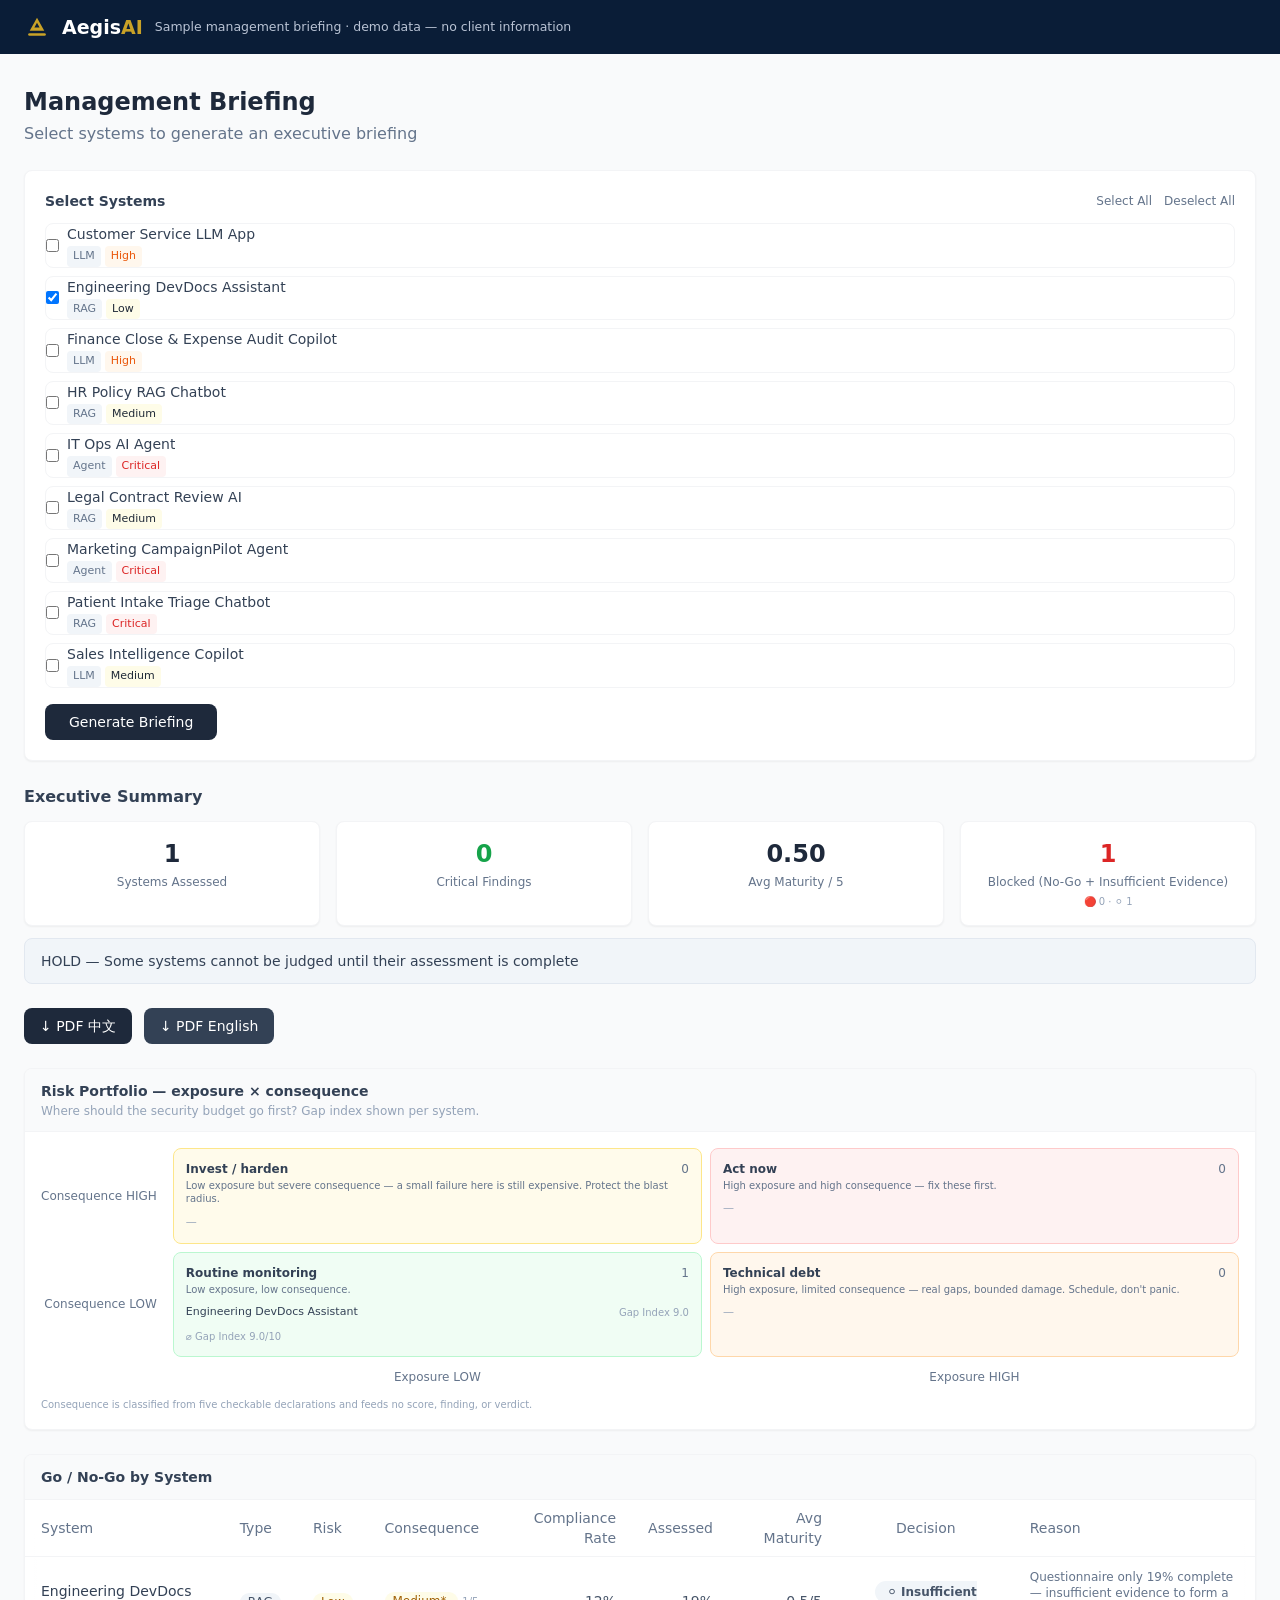
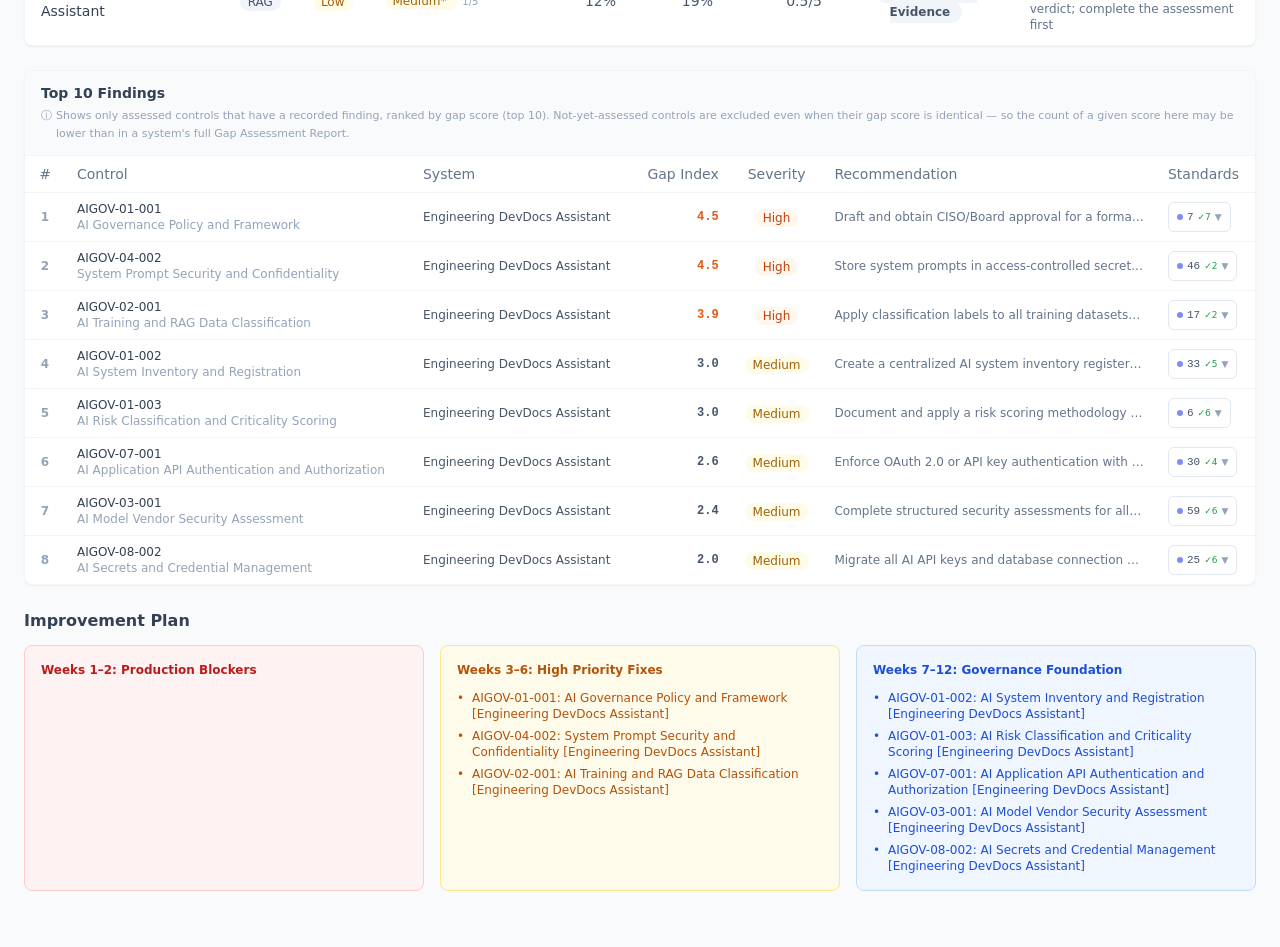
<file: sample-briefing-en.html>
<!DOCTYPE html>
<html lang="en">
<head>
<meta charset="utf-8">
<meta name="viewport" content="width=device-width, initial-scale=1.0">
<meta name="robots" content="noindex">
<title>Sample management briefing — AegisAI</title>
<link rel="icon" type="image/svg+xml" href="favicon.svg">
<meta name="description" content="A sample AegisAI management briefing: risk portfolio matrix, per-system verdicts and a remediation plan. Demo data only — no client information.">
<meta property="og:type" content="website">
<meta property="og:site_name" content="AegisAI">
<meta property="og:title" content="Sample management briefing — AegisAI">
<meta property="og:description" content="A sample AegisAI management briefing: risk portfolio matrix, per-system verdicts and a remediation plan. Demo data only — no client information.">
<meta property="og:url" content="https://kevinchiu923.github.io/AegisAI-net/sample-briefing-en.html">
<meta property="og:image" content="https://kevinchiu923.github.io/AegisAI-net/assets/aegisai-lockup-1200x630-en.png">
<meta property="og:image:width" content="1200">
<meta property="og:image:height" content="630">
<meta property="og:image:alt" content="AegisAI — You make the call. We make it defensible.">
<meta property="og:image:type" content="image/png">
<meta property="og:locale" content="en_US">
<meta property="og:locale:alternate" content="zh_TW">
<meta name="twitter:card" content="summary_large_image">
<meta name="twitter:title" content="Sample management briefing — AegisAI">
<meta name="twitter:description" content="A sample AegisAI management briefing: risk portfolio matrix, per-system verdicts and a remediation plan. Demo data only — no client information.">
<meta name="twitter:image" content="https://kevinchiu923.github.io/AegisAI-net/assets/aegisai-lockup-1200x630-en.png">
<meta name="twitter:image:alt" content="AegisAI — You make the call. We make it defensible.">
<link rel="stylesheet" href="assets/report-tailwind.css?v=20260717">
<link rel="stylesheet" href="assets/report-rwd.css?v=20260717">
<script defer src="assets/alpine.min.js?v=20260717"></script>
<style>[x-cloak]{display:none!important}</style>
</head>
<body class="bg-gray-50 text-gray-800 min-h-screen">
<header style="background:#0A1D37;color:#fff;padding:14px 60px 14px 24px;display:flex;flex-wrap:wrap;align-items:center;gap:12px;position:sticky;top:0;z-index:5">
  <img src="assets/brand-mark.svg" alt="" width="26" height="26" style="display:block">
  <span style="font:800 19px Inter,system-ui,sans-serif">Aegis<span style="color:#C9A227">AI</span></span>
  <span style="font-size:12.5px;color:#B9C3D4">Sample management briefing · demo data — no client information</span>
</header>
<main class="flex-1 w-full px-6 py-8">
    
<div class="mb-6">
  <h1 class="text-2xl font-bold text-slate-800">Management Briefing</h1>
  <p class="text-slate-500 mt-1">Select systems to generate an executive briefing</p>
</div>


<div class="bg-white border border-gray-100 rounded-lg shadow-sm p-5 mb-6">
  <form onsubmit="return false" data-demo="1">
    <input type="hidden" name="lang" value="en">
    <div class="flex items-center justify-between mb-3">
      <h2 class="text-sm font-semibold text-slate-700">Select Systems</h2>
      <div class="flex gap-3 text-xs">
        <button type="button" onclick="selectAll()" class="text-slate-500 hover:text-slate-700 transition">Select All</button>
        <button type="button" onclick="deselectAll()" class="text-slate-500 hover:text-slate-700 transition">Deselect All</button>
      </div>
    </div>
    <div class="grid grid-cols-1 md:grid-cols-2 lg:grid-cols-3 gap-2 mb-4">
      
      <label class="flex items-center gap-2 p-2 rounded-lg border border-gray-100 hover:bg-gray-50 cursor-pointer transition">
        <input type="checkbox" name="sys" value="eeb294ad-371e-43e5-8f99-a279103c3fc6"
               
               class="rounded border-gray-300 text-slate-700 system-check">
        <div class="min-w-0">
          <div class="text-sm font-medium text-slate-700 truncate">Customer Service LLM App</div>
          <div class="flex items-center gap-1 mt-0.5">
            <span class="text-[11px] px-1.5 py-0.5 rounded bg-slate-100 text-slate-500">LLM</span>
            
            <span class="text-[11px] px-1.5 py-0.5 rounded bg-orange-50 text-orange-600">High</span>
            
          </div>
        </div>
      </label>
      
      <label class="flex items-center gap-2 p-2 rounded-lg border border-gray-100 hover:bg-gray-50 cursor-pointer transition">
        <input type="checkbox" name="sys" value="b8c9d0e1-f2a3-4c4d-8e5f-607182930415"
               checked
               class="rounded border-gray-300 text-slate-700 system-check">
        <div class="min-w-0">
          <div class="text-sm font-medium text-slate-700 truncate">Engineering DevDocs Assistant</div>
          <div class="flex items-center gap-1 mt-0.5">
            <span class="text-[11px] px-1.5 py-0.5 rounded bg-slate-100 text-slate-500">RAG</span>
            
            <span class="text-[11px] px-1.5 py-0.5 rounded bg-yellow-50 text-yellow-600">Low</span>
            
          </div>
        </div>
      </label>
      
      <label class="flex items-center gap-2 p-2 rounded-lg border border-gray-100 hover:bg-gray-50 cursor-pointer transition">
        <input type="checkbox" name="sys" value="a7b8c9d0-e1f2-4b3c-9d4e-5f6071829304"
               
               class="rounded border-gray-300 text-slate-700 system-check">
        <div class="min-w-0">
          <div class="text-sm font-medium text-slate-700 truncate">Finance Close &amp; Expense Audit Copilot</div>
          <div class="flex items-center gap-1 mt-0.5">
            <span class="text-[11px] px-1.5 py-0.5 rounded bg-slate-100 text-slate-500">LLM</span>
            
            <span class="text-[11px] px-1.5 py-0.5 rounded bg-orange-50 text-orange-600">High</span>
            
          </div>
        </div>
      </label>
      
      <label class="flex items-center gap-2 p-2 rounded-lg border border-gray-100 hover:bg-gray-50 cursor-pointer transition">
        <input type="checkbox" name="sys" value="81b329b5-fe4b-4b90-a16a-f9eea844b626"
               
               class="rounded border-gray-300 text-slate-700 system-check">
        <div class="min-w-0">
          <div class="text-sm font-medium text-slate-700 truncate">HR Policy RAG Chatbot</div>
          <div class="flex items-center gap-1 mt-0.5">
            <span class="text-[11px] px-1.5 py-0.5 rounded bg-slate-100 text-slate-500">RAG</span>
            
            <span class="text-[11px] px-1.5 py-0.5 rounded bg-yellow-50 text-yellow-600">Medium</span>
            
          </div>
        </div>
      </label>
      
      <label class="flex items-center gap-2 p-2 rounded-lg border border-gray-100 hover:bg-gray-50 cursor-pointer transition">
        <input type="checkbox" name="sys" value="c2f3d71e-9c94-4d4d-9799-25ae7112ee40"
               
               class="rounded border-gray-300 text-slate-700 system-check">
        <div class="min-w-0">
          <div class="text-sm font-medium text-slate-700 truncate">IT Ops AI Agent</div>
          <div class="flex items-center gap-1 mt-0.5">
            <span class="text-[11px] px-1.5 py-0.5 rounded bg-slate-100 text-slate-500">Agent</span>
            
            <span class="text-[11px] px-1.5 py-0.5 rounded bg-red-50 text-red-600">Critical</span>
            
          </div>
        </div>
      </label>
      
      <label class="flex items-center gap-2 p-2 rounded-lg border border-gray-100 hover:bg-gray-50 cursor-pointer transition">
        <input type="checkbox" name="sys" value="d4e5f6a7-b8c9-4d0e-1f2a-3b4c5d6e7f80"
               
               class="rounded border-gray-300 text-slate-700 system-check">
        <div class="min-w-0">
          <div class="text-sm font-medium text-slate-700 truncate">Legal Contract Review AI</div>
          <div class="flex items-center gap-1 mt-0.5">
            <span class="text-[11px] px-1.5 py-0.5 rounded bg-slate-100 text-slate-500">RAG</span>
            
            <span class="text-[11px] px-1.5 py-0.5 rounded bg-yellow-50 text-yellow-600">Medium</span>
            
          </div>
        </div>
      </label>
      
      <label class="flex items-center gap-2 p-2 rounded-lg border border-gray-100 hover:bg-gray-50 cursor-pointer transition">
        <input type="checkbox" name="sys" value="c9d0e1f2-a3b4-4d5e-9f60-718293041526"
               
               class="rounded border-gray-300 text-slate-700 system-check">
        <div class="min-w-0">
          <div class="text-sm font-medium text-slate-700 truncate">Marketing CampaignPilot Agent</div>
          <div class="flex items-center gap-1 mt-0.5">
            <span class="text-[11px] px-1.5 py-0.5 rounded bg-slate-100 text-slate-500">Agent</span>
            
            <span class="text-[11px] px-1.5 py-0.5 rounded bg-red-50 text-red-600">Critical</span>
            
          </div>
        </div>
      </label>
      
      <label class="flex items-center gap-2 p-2 rounded-lg border border-gray-100 hover:bg-gray-50 cursor-pointer transition">
        <input type="checkbox" name="sys" value="f6a7b8c9-d0e1-4a2b-8c3d-4e5f60718293"
               
               class="rounded border-gray-300 text-slate-700 system-check">
        <div class="min-w-0">
          <div class="text-sm font-medium text-slate-700 truncate">Patient Intake Triage Chatbot</div>
          <div class="flex items-center gap-1 mt-0.5">
            <span class="text-[11px] px-1.5 py-0.5 rounded bg-slate-100 text-slate-500">RAG</span>
            
            <span class="text-[11px] px-1.5 py-0.5 rounded bg-red-50 text-red-600">Critical</span>
            
          </div>
        </div>
      </label>
      
      <label class="flex items-center gap-2 p-2 rounded-lg border border-gray-100 hover:bg-gray-50 cursor-pointer transition">
        <input type="checkbox" name="sys" value="e5f6a7b8-c9d0-4e1f-2a3b-4c5d6e7f8091"
               
               class="rounded border-gray-300 text-slate-700 system-check">
        <div class="min-w-0">
          <div class="text-sm font-medium text-slate-700 truncate">Sales Intelligence Copilot</div>
          <div class="flex items-center gap-1 mt-0.5">
            <span class="text-[11px] px-1.5 py-0.5 rounded bg-slate-100 text-slate-500">LLM</span>
            
            <span class="text-[11px] px-1.5 py-0.5 rounded bg-yellow-50 text-yellow-600">Medium</span>
            
          </div>
        </div>
      </label>
      
    </div>
    <button type="submit" onclick="buildSystemIds()"
      class="bg-slate-800 hover:bg-slate-700 text-white text-sm font-medium px-6 py-2 rounded-lg transition">
      Generate Briefing
    </button>
  </form>
</div>




<div class="mb-6">
  <h2 class="text-base font-semibold text-slate-700 mb-3">Executive Summary</h2>
  <div class="grid grid-cols-2 md:grid-cols-4 gap-4">
    <div class="bg-white border border-gray-100 rounded-lg shadow-sm p-4 text-center">
      <div class="text-2xl font-bold text-slate-800">1</div>
      <div class="text-xs text-slate-500 mt-1">Systems Assessed</div>
    </div>
    <div class="bg-white border border-gray-100 rounded-lg shadow-sm p-4 text-center">
      <div class="text-2xl font-bold text-green-600">
        0
      </div>
      <div class="text-xs text-slate-500 mt-1">Critical Findings</div>
    </div>
    <div class="bg-white border border-gray-100 rounded-lg shadow-sm p-4 text-center">
      <div class="text-2xl font-bold text-slate-800">0.50</div>
      <div class="text-xs text-slate-500 mt-1">Avg Maturity / 5</div>
    </div>
    <div class="bg-white border border-gray-100 rounded-lg shadow-sm p-4 text-center">
      
      <div class="text-2xl font-bold text-red-600">
        1
      </div>
      <div class="text-xs text-slate-500 mt-1">Blocked (No-Go + Insufficient Evidence)</div>
      <div class="text-[10px] text-slate-400 mt-1">
        🔴 0 · ⚪ 1
      </div>
    </div>
  </div>
  <div class="mt-3 rounded-lg px-4 py-3 text-sm font-medium
    bg-slate-100 border border-slate-200 text-slate-700
    ">
    HOLD — Some systems cannot be judged until their assessment is complete
  </div>
</div>


<div class="flex gap-3 mb-6">
  <a href="#" data-demo="1" target="_blank"
     class="text-sm bg-slate-800 hover:bg-slate-700 text-white px-4 py-2 rounded-lg transition font-medium" aria-disabled="true">
    ↓ PDF 中文
  </a>
  <a href="#" data-demo="1" target="_blank"
     class="text-sm bg-slate-700 hover:bg-slate-600 text-white px-4 py-2 rounded-lg transition font-medium" aria-disabled="true">
    ↓ PDF English
  </a>
</div>



<div class="bg-white border border-gray-100 rounded-lg shadow-sm overflow-hidden mb-6">
  <div class="bg-gray-50 border-b border-gray-100 px-4 py-3">
    <h3 class="text-sm font-semibold text-slate-700">Risk Portfolio — exposure × consequence</h3>
    <p class="text-xs text-slate-400 mt-0.5">Where should the security budget go first? Gap index shown per system.</p>
  </div>
  <div class="p-4">
    <div class="grid grid-cols-[auto_1fr_1fr] gap-2 items-stretch">
      
      <div class="flex items-center justify-end pr-2 text-xs font-medium text-slate-500 whitespace-nowrap">
        Consequence HIGH
      </div>
      
      
      <div class="border rounded-lg p-3 bg-amber-50 border-amber-200">
        <div class="flex items-baseline justify-between">
          <span class="text-xs font-semibold text-slate-700">Invest / harden</span>
          <span class="text-xs text-slate-500">0</span>
        </div>
        <p class="text-[10px] text-slate-500 mt-0.5 leading-snug">Low exposure but severe consequence — a small failure here is still expensive. Protect the blast radius.</p>
        <ul class="mt-2 space-y-1">
          
          <li class="text-[11px] text-slate-400">—</li>
          
        </ul>
        
      </div>
      
      
      <div class="border rounded-lg p-3 bg-red-50 border-red-200">
        <div class="flex items-baseline justify-between">
          <span class="text-xs font-semibold text-slate-700">Act now</span>
          <span class="text-xs text-slate-500">0</span>
        </div>
        <p class="text-[10px] text-slate-500 mt-0.5 leading-snug">High exposure and high consequence — fix these first.</p>
        <ul class="mt-2 space-y-1">
          
          <li class="text-[11px] text-slate-400">—</li>
          
        </ul>
        
      </div>
      

      
      <div class="flex items-center justify-end pr-2 text-xs font-medium text-slate-500 whitespace-nowrap">
        Consequence LOW
      </div>
      
      
      <div class="border rounded-lg p-3 bg-green-50 border-green-200">
        <div class="flex items-baseline justify-between">
          <span class="text-xs font-semibold text-slate-700">Routine monitoring</span>
          <span class="text-xs text-slate-500">1</span>
        </div>
        <p class="text-[10px] text-slate-500 mt-0.5 leading-snug">Low exposure, low consequence.</p>
        <ul class="mt-2 space-y-1">
          
          <li class="text-[11px] text-slate-700 flex items-center justify-between gap-2">
            <span class="truncate">Engineering DevDocs Assistant</span>
            <span class="shrink-0 text-[10px] text-slate-400">Gap Index 9.0</span>
          </li>
          
        </ul>
        
        <div class="text-[10px] text-slate-400 mt-2">⌀ Gap Index 9.0/10</div>
        
      </div>
      
      
      <div class="border rounded-lg p-3 bg-orange-50 border-orange-200">
        <div class="flex items-baseline justify-between">
          <span class="text-xs font-semibold text-slate-700">Technical debt</span>
          <span class="text-xs text-slate-500">0</span>
        </div>
        <p class="text-[10px] text-slate-500 mt-0.5 leading-snug">High exposure, limited consequence — real gaps, bounded damage. Schedule, don&#39;t panic.</p>
        <ul class="mt-2 space-y-1">
          
          <li class="text-[11px] text-slate-400">—</li>
          
        </ul>
        
      </div>
      

      
      <div></div>
      <div class="text-center text-xs font-medium text-slate-500 pt-1">Exposure LOW</div>
      <div class="text-center text-xs font-medium text-slate-500 pt-1">Exposure HIGH</div>
    </div>

    
    
    

    <p class="text-[10px] text-slate-400 mt-3 leading-relaxed">
      Consequence is classified from five checkable declarations and feeds no score, finding, or verdict.
    </p>
  </div>
</div>


<div class="bg-white border border-gray-100 rounded-lg shadow-sm overflow-hidden mb-6">
  <div class="bg-gray-50 border-b border-gray-100 px-4 py-3">
    <h3 class="text-sm font-semibold text-slate-700">Go / No-Go by System</h3>
  </div>
  <div class="rwd-scroll" data-rwd="table"><table class="w-full text-sm">
    <thead class="text-slate-500 border-b border-gray-100">
      <tr>
        <th class="text-left font-medium px-4 py-2">System</th>
        <th class="text-left font-medium px-4 py-2">Type</th>
        <th class="text-left font-medium px-4 py-2">Risk</th>
        <th class="text-left font-medium px-4 py-2">Consequence</th>
        <th class="text-right font-medium px-4 py-2">Compliance Rate</th>
        <th class="text-right font-medium px-4 py-2">Assessed</th>
        <th class="text-right font-medium px-4 py-2">Avg Maturity</th>
        <th class="text-center font-medium px-4 py-2">Decision</th>
        <th class="text-left font-medium px-4 py-2">Reason</th>
      </tr>
    </thead>
    <tbody class="divide-y divide-gray-100">
      
      <tr class="hover:bg-gray-50">
        <td class="px-4 py-3 font-medium text-slate-700">Engineering DevDocs Assistant</td>
        <td class="px-4 py-3">
          <span class="text-xs px-2 py-0.5 rounded-full bg-slate-100 text-slate-600">RAG</span>
        </td>
        <td class="px-4 py-3">
          
          <span class="text-xs rounded-full px-2 py-0.5 bg-yellow-50 text-yellow-700">Low</span>
          
        </td>
        <td class="px-4 py-3">
          
          
          <span class="text-xs rounded-full px-2 py-0.5 font-medium
            bg-yellow-50 text-yellow-700
            ">
            Medium*
          </span>
          <span class="text-[10px] text-slate-400 ml-1">1/5</span>
          
        </td>
        <td class="px-4 py-3 text-right text-slate-600">12%</td>
        <td class="px-4 py-3 text-right text-slate-600">19%</td>
        <td class="px-4 py-3 text-right text-slate-600">0.5/5</td>
        <td class="px-4 py-3 text-center">
          
          
          <span class="text-xs font-semibold rounded-full px-3 py-1 bg-slate-100 text-slate-600">⚪ Insufficient Evidence</span>
          
        </td>
        <td class="px-4 py-3 text-xs text-slate-500 max-w-xs">Questionnaire only 19% complete — insufficient evidence to form a verdict; complete the assessment first</td>
      </tr>
      
    </tbody>
  </table></div>
</div>



<div class="bg-white border border-gray-100 rounded-lg shadow-sm overflow-hidden mb-6">
  <div class="bg-gray-50 border-b border-gray-100 px-4 py-3">
    <h3 class="text-sm font-semibold text-slate-700">Top 10 Findings</h3>
    <p class="text-[11px] text-slate-400 mt-1 leading-relaxed flex items-start gap-1">
      <span class="shrink-0">ⓘ</span><span>Shows only assessed controls that have a recorded finding, ranked by gap score (top 10). Not-yet-assessed controls are excluded even when their gap score is identical — so the count of a given score here may be lower than in a system&#39;s full Gap Assessment Report.</span>
    </p>
  </div>
  <div class="rwd-scroll" data-rwd="table"><table class="w-full text-sm">
    <thead class="text-slate-500 border-b border-gray-100">
      <tr>
        <th class="text-center font-medium px-3 py-2 w-10">#</th>
        <th class="text-left font-medium px-3 py-2">Control</th>
        <th class="text-left font-medium px-3 py-2">System</th>
        <th class="text-right font-medium px-3 py-2">Gap Index</th>
        <th class="text-center font-medium px-3 py-2">Severity</th>
        <th class="text-left font-medium px-3 py-2">Recommendation</th>
        <th class="text-left font-medium px-3 py-2">Standards</th>
      </tr>
    </thead>
    <tbody class="divide-y divide-gray-100" x-data="{ open: {} }">
      
      
      <tr class="hover:bg-gray-50">
        <td class="px-3 py-2 text-center text-xs font-bold text-slate-400">1</td>
        <td class="px-3 py-2">
          <div class="text-xs font-medium text-slate-700">AIGOV-01-001</div>
          <div class="text-xs text-slate-400">AI Governance Policy and Framework</div>
        </td>
        <td class="px-3 py-2 text-xs text-slate-600">Engineering DevDocs Assistant</td>
        <td class="px-3 py-2 text-right text-xs font-mono font-bold
          text-orange-600">
          4.5
        </td>
        <td class="px-3 py-2 text-center">
          
          <span class="text-xs rounded-full px-2 py-0.5 bg-orange-50 text-orange-700">High</span>
          
        </td>
        <td class="px-3 py-2 text-xs text-slate-500 max-w-xs truncate" title="Draft and obtain CISO/Board approval for a formal AI governance policy defining risk appetite, acceptable use, and oversight roles. Schedule annual reviews and maintain version history with approval records.">
          Draft and obtain CISO/Board approval for a formal AI governance policy defining risk appetite, acceptable use, and oversight roles. Schedule annual reviews and maintain version history with approval records.
        </td>
        <td class="px-3 py-2 whitespace-nowrap">
          
          <button type="button" @click="open[1] = !open[1]"
            class="inline-flex items-center gap-1 text-[11px] px-2 py-1 rounded-md border border-slate-200 text-slate-600 hover:bg-slate-50 transition">
            <span class="w-1.5 h-1.5 rounded-full bg-indigo-400"></span>
            <span class="font-mono" title="Number of external framework items this control maps to (excludes the AICM domain and the AIDEFEND technique themselves).">7</span><span class="text-[9px] text-green-600" title="Of those, how many were matched by hand against this control.">✓7</span>
            <span x-text="open[1] ? '▲' : '▼'" class="text-[9px] text-slate-400"></span>
          </button>
          
        </td>
      </tr>
      
      <tr x-show="open[1]" x-cloak>
        <td colspan="7" class="px-4 py-3 bg-slate-50/70 border-t border-slate-100">
          
<div class="space-y-4">

  
  <div>
    <div class="text-[11px] font-semibold text-slate-500 mb-1.5">What this control is</div>

    
    <div class="flex flex-wrap items-center gap-x-2 gap-y-1.5 mb-1.5">
      <span class="text-[11px] text-slate-500 font-medium shrink-0 sm:w-40">CSA AICM domain</span>
      <span class="text-[11px] px-2 py-0.5 rounded-full bg-teal-50 text-teal-700 border border-teal-100">
        GRC · Governance, Risk and Compliance
      </span>
      <span class="text-[10px] text-slate-400">domain level (18 domains) · v1.1.0</span>
    </div>
    

    <div class="flex flex-wrap items-center gap-x-2 gap-y-1.5">
      <span class="text-[11px] text-slate-500 font-medium shrink-0 sm:w-40">AIDEFEND technique</span>
      
      <span class="text-[11px] px-2 py-0.5 rounded-full bg-slate-100 text-slate-600 border border-slate-200">
        None
      </span>
      
    </div>

    
    
    <div class="mt-1.5 text-[11px] text-slate-500 bg-slate-50 border border-slate-200 rounded-md px-2 py-1.5 leading-relaxed">
      AI 治理政策是組織的治理文件（風險胃納、角色、監督機制），非技術性防禦手段。AIDEFEND 為防禦技術目錄，無對應項目。
    </div>
    
  </div>

  
  <div>
    <div class="text-[11px] font-semibold text-slate-500 mb-1">What this finding maps to</div>
    <div class="text-[10px] text-slate-400 mb-1.5 leading-relaxed">Cross-framework mappings for this finding. Green = matched by hand against this control. Grey = inherited from the AIDEFEND upstream snapshot — nobody verified it at control level, so do not cite it as our mapping.</div>

    
    <div class="space-y-1.5">
      
      <div class="flex flex-col sm:flex-row sm:items-start gap-1 sm:gap-2">
        <span class="text-[11px] text-slate-600 font-medium shrink-0 sm:w-56 sm:max-w-[14rem]">NIST AI RMF 1.0</span>
        <div class="flex flex-wrap gap-1">
          
          
          
          <span class="text-[10px] px-1.5 py-0.5 rounded bg-green-50 text-green-700 border border-green-200"
                title="Matched by hand — GOVERN 1.1 — Legal and regulatory requirements involving AI are understood, managed, and documented.">
            GOVERN 1.1
          </span>
          
          
          
          
          <span class="text-[10px] px-1.5 py-0.5 rounded bg-green-50 text-green-700 border border-green-200"
                title="Matched by hand — GOVERN 1.2 — The characteristics of trustworthy AI are integrated into organizational policies, processes, and procedures.">
            GOVERN 1.2
          </span>
          
          
          
          
          <span class="text-[10px] px-1.5 py-0.5 rounded bg-green-50 text-green-700 border border-green-200"
                title="Matched by hand — GOVERN 1.3 — Processes and procedures are in place to determine the needed level of risk management activities based on the organizat">
            GOVERN 1.3
          </span>
          
          
          
          
          <span class="text-[10px] px-1.5 py-0.5 rounded bg-green-50 text-green-700 border border-green-200"
                title="Matched by hand — GOVERN 1.4 — The risk management process and its outcomes are established through transparent policies, procedures, and other control">
            GOVERN 1.4
          </span>
          
          
          
          
          <span class="text-[10px] px-1.5 py-0.5 rounded bg-green-50 text-green-700 border border-green-200"
                title="Matched by hand — GOVERN 1.5 — Ongoing monitoring and periodic review of the risk management process and its outcomes are planned, organizational roles">
            GOVERN 1.5
          </span>
          
          
          
          
          <span class="text-[10px] px-1.5 py-0.5 rounded bg-green-50 text-green-700 border border-green-200"
                title="Matched by hand — GOVERN 2.3 — Executive leadership of the organization takes responsibility for decisions about risks associated with AI system develo">
            GOVERN 2.3
          </span>
          
          
          
          
          <span class="text-[10px] px-1.5 py-0.5 rounded bg-green-50 text-green-700 border border-green-200"
                title="Matched by hand — MAP 1.5 — Organizational risk tolerances are determined and documented.">
            MAP 1.5
          </span>
          
          
        </div>
      </div>
      
    </div>

    <div class="mt-2 flex flex-wrap items-center gap-x-3 gap-y-1 text-[10px] text-slate-400">
      <span><span class="inline-block w-2 h-2 rounded-sm bg-green-100 border border-green-300 align-middle"></span>
        Matched by hand</span>
      <span><span class="inline-block w-2 h-2 rounded-sm bg-slate-100 border border-slate-300 align-middle"></span>
        AIDEFEND upstream (not hand-checked)</span>
    </div>
    
  </div>

</div>
        </td>
      </tr>
      
      
      
      <tr class="hover:bg-gray-50">
        <td class="px-3 py-2 text-center text-xs font-bold text-slate-400">2</td>
        <td class="px-3 py-2">
          <div class="text-xs font-medium text-slate-700">AIGOV-04-002</div>
          <div class="text-xs text-slate-400">System Prompt Security and Confidentiality</div>
        </td>
        <td class="px-3 py-2 text-xs text-slate-600">Engineering DevDocs Assistant</td>
        <td class="px-3 py-2 text-right text-xs font-mono font-bold
          text-orange-600">
          4.5
        </td>
        <td class="px-3 py-2 text-center">
          
          <span class="text-xs rounded-full px-2 py-0.5 bg-orange-50 text-orange-700">High</span>
          
        </td>
        <td class="px-3 py-2 text-xs text-slate-500 max-w-xs truncate" title="Store system prompts in access-controlled secret storage and harden them with explicit instructions not to reveal contents to users. Test system prompt extraction via adversarial queries and maintain version control for all prompt changes with documented approval records.">
          Store system prompts in access-controlled secret storage and harden them with explicit instructions not to reveal contents to users. Test system prompt extraction via adversarial queries and maintain version control for all prompt changes with documented approval records.
        </td>
        <td class="px-3 py-2 whitespace-nowrap">
          
          <button type="button" @click="open[2] = !open[2]"
            class="inline-flex items-center gap-1 text-[11px] px-2 py-1 rounded-md border border-slate-200 text-slate-600 hover:bg-slate-50 transition">
            <span class="w-1.5 h-1.5 rounded-full bg-indigo-400"></span>
            <span class="font-mono" title="Number of external framework items this control maps to (excludes the AICM domain and the AIDEFEND technique themselves).">46</span><span class="text-[9px] text-green-600" title="Of those, how many were matched by hand against this control.">✓2</span>
            <span x-text="open[2] ? '▲' : '▼'" class="text-[9px] text-slate-400"></span>
          </button>
          
        </td>
      </tr>
      
      <tr x-show="open[2]" x-cloak>
        <td colspan="7" class="px-4 py-3 bg-slate-50/70 border-t border-slate-100">
          
<div class="space-y-4">

  
  <div>
    <div class="text-[11px] font-semibold text-slate-500 mb-1.5">What this control is</div>

    
    <div class="flex flex-wrap items-center gap-x-2 gap-y-1.5 mb-1.5">
      <span class="text-[11px] text-slate-500 font-medium shrink-0 sm:w-40">CSA AICM domain</span>
      <span class="text-[11px] px-2 py-0.5 rounded-full bg-teal-50 text-teal-700 border border-teal-100">
        AIS · Application &amp; Interface Security
      </span>
      <span class="text-[10px] text-slate-400">domain level (18 domains) · v1.1.0</span>
    </div>
    

    <div class="flex flex-wrap items-center gap-x-2 gap-y-1.5">
      <span class="text-[11px] text-slate-500 font-medium shrink-0 sm:w-40">AIDEFEND technique</span>
      
      <span class="text-[11px] px-2 py-0.5 rounded-full bg-indigo-50 text-indigo-700 border border-indigo-100 font-mono">
        AID-H-017 · System Prompt Hardening
      </span>
      
    </div>

    
    
  </div>

  
  <div>
    <div class="text-[11px] font-semibold text-slate-500 mb-1">What this finding maps to</div>
    <div class="text-[10px] text-slate-400 mb-1.5 leading-relaxed">Cross-framework mappings for this finding. Green = matched by hand against this control. Grey = inherited from the AIDEFEND upstream snapshot — nobody verified it at control level, so do not cite it as our mapping.</div>

    
    <div class="space-y-1.5">
      
      <div class="flex flex-col sm:flex-row sm:items-start gap-1 sm:gap-2">
        <span class="text-[11px] text-slate-600 font-medium shrink-0 sm:w-56 sm:max-w-[14rem]">OWASP LLM Top 10 2025</span>
        <div class="flex flex-wrap gap-1">
          
          
          
          <span class="text-[10px] px-1.5 py-0.5 rounded bg-slate-100 text-slate-600 border border-slate-200"
                title="AIDEFEND upstream (not hand-checked) — LLM01 — 2025 Prompt Injection">
            LLM01
          </span>
          
          
          
          
          <span class="text-[10px] px-1.5 py-0.5 rounded bg-slate-100 text-slate-600 border border-slate-200"
                title="AIDEFEND upstream (not hand-checked) — LLM06 — 2025 Excessive Agency">
            LLM06
          </span>
          
          
          
          
          <span class="text-[10px] px-1.5 py-0.5 rounded bg-slate-100 text-slate-600 border border-slate-200"
                title="AIDEFEND upstream (not hand-checked) — LLM07 — 2025 System Prompt Leakage">
            LLM07
          </span>
          
          
        </div>
      </div>
      
      <div class="flex flex-col sm:flex-row sm:items-start gap-1 sm:gap-2">
        <span class="text-[11px] text-slate-600 font-medium shrink-0 sm:w-56 sm:max-w-[14rem]">OWASP AISVS 1.0</span>
        <div class="flex flex-wrap gap-1">
          
          
          
          <span class="text-[10px] px-1.5 py-0.5 rounded bg-green-50 text-green-700 border border-green-200"
                title="Matched by hand — C2.1.6 — Verify that the system enforces an instruction hierarchy in which system and developer messages override user instructio">
            C2.1.6
          </span>
          
          
          
          
          <span class="text-[10px] px-1.5 py-0.5 rounded bg-green-50 text-green-700 border border-green-200"
                title="Matched by hand — C7.3.2 — Verify that output filters detect and block responses that disclose system prompt content or backend data.">
            C7.3.2
          </span>
          
          
        </div>
      </div>
      
      <div class="flex flex-col sm:flex-row sm:items-start gap-1 sm:gap-2">
        <span class="text-[11px] text-slate-600 font-medium shrink-0 sm:w-56 sm:max-w-[14rem]">OWASP Top 10 for Agentic Applications 2026</span>
        <div class="flex flex-wrap gap-1">
          
          
          
          <span class="text-[10px] px-1.5 py-0.5 rounded bg-slate-100 text-slate-600 border border-slate-200"
                title="AIDEFEND upstream (not hand-checked) — ASI01 — 2026 Agent Goal Hijack">
            ASI01
          </span>
          
          
          
          
          <span class="text-[10px] px-1.5 py-0.5 rounded bg-slate-100 text-slate-600 border border-slate-200"
                title="AIDEFEND upstream (not hand-checked) — ASI02 — 2026 Tool Misuse and Exploitation (hardened prompts prevent tool misuse via injection)">
            ASI02
          </span>
          
          
        </div>
      </div>
      
      <div class="flex flex-col sm:flex-row sm:items-start gap-1 sm:gap-2">
        <span class="text-[11px] text-slate-600 font-medium shrink-0 sm:w-56 sm:max-w-[14rem]">MITRE ATLAS</span>
        <div class="flex flex-wrap gap-1">
          
          
          
          <span class="text-[10px] px-1.5 py-0.5 rounded bg-slate-100 text-slate-600 border border-slate-200"
                title="AIDEFEND upstream (not hand-checked) — AML.T0051 LLM Prompt Injection">
            AML.T0051 LLM Prompt Injection
          </span>
          
          
          
          
          <span class="text-[10px] px-1.5 py-0.5 rounded bg-slate-100 text-slate-600 border border-slate-200"
                title="AIDEFEND upstream (not hand-checked) — AML.T0051.000 LLM Prompt Injection: Direct">
            AML.T0051.000 LLM Prompt Injection: Direct
          </span>
          
          
          
          
          <span class="text-[10px] px-1.5 py-0.5 rounded bg-slate-100 text-slate-600 border border-slate-200"
                title="AIDEFEND upstream (not hand-checked) — AML.T0051.001 LLM Prompt Injection: Indirect">
            AML.T0051.001 LLM Prompt Injection: Indirect
          </span>
          
          
          
          
          <span class="text-[10px] px-1.5 py-0.5 rounded bg-slate-100 text-slate-600 border border-slate-200"
                title="AIDEFEND upstream (not hand-checked) — AML.T0054 LLM Jailbreak">
            AML.T0054 LLM Jailbreak
          </span>
          
          
          
          
          <span class="text-[10px] px-1.5 py-0.5 rounded bg-slate-100 text-slate-600 border border-slate-200"
                title="AIDEFEND upstream (not hand-checked) — AML.T0065 LLM Prompt Crafting">
            AML.T0065 LLM Prompt Crafting
          </span>
          
          
          
          
          <span class="text-[10px] px-1.5 py-0.5 rounded bg-slate-100 text-slate-600 border border-slate-200"
                title="AIDEFEND upstream (not hand-checked) — AML.T0068 LLM Prompt Obfuscation">
            AML.T0068 LLM Prompt Obfuscation
          </span>
          
          
          
          
          <span class="text-[10px] px-1.5 py-0.5 rounded bg-slate-100 text-slate-600 border border-slate-200"
                title="AIDEFEND upstream (not hand-checked) — AML.T0056 Extract LLM System Prompt (hardened system prompts resist extraction attempts)">
            AML.T0056 Extract LLM System Prompt (hardened system prompts resist extraction attempts)
          </span>
          
          
          
          
          <span class="text-[10px] px-1.5 py-0.5 rounded bg-slate-100 text-slate-600 border border-slate-200"
                title="AIDEFEND upstream (not hand-checked) — AML.T0069.001 Discover LLM System Information: System Instruction Keywords (instruction hierarchy reduces exploitability of discovered keywords)">
            AML.T0069.001 Discover LLM System Information: System Instruction Keywords (instruction hierarchy reduces exploitability of discovered keywords)
          </span>
          
          
          
          
          <span class="text-[10px] px-1.5 py-0.5 rounded bg-slate-100 text-slate-600 border border-slate-200"
                title="AIDEFEND upstream (not hand-checked) — AML.T0069.002 Discover LLM System Information: System Prompt (system prompt hardening resists system prompt discovery)">
            AML.T0069.002 Discover LLM System Information: System Prompt (system prompt hardening resists system prompt discovery)
          </span>
          
          
          
          
          <span class="text-[10px] px-1.5 py-0.5 rounded bg-slate-100 text-slate-600 border border-slate-200"
                title="AIDEFEND upstream (not hand-checked) — AML.T0051.002 LLM Prompt Injection: Triggered (system prompt hardening prevents time/event-triggered payload execution)">
            AML.T0051.002 LLM Prompt Injection: Triggered (system prompt hardening prevents time/event-triggered payload execution)
          </span>
          
          
        </div>
      </div>
      
      <div class="flex flex-col sm:flex-row sm:items-start gap-1 sm:gap-2">
        <span class="text-[11px] text-slate-600 font-medium shrink-0 sm:w-56 sm:max-w-[14rem]">NIST Adversarial Machine Learning 2025</span>
        <div class="flex flex-wrap gap-1">
          
          
          
          <span class="text-[10px] px-1.5 py-0.5 rounded bg-slate-100 text-slate-600 border border-slate-200"
                title="AIDEFEND upstream (not hand-checked) — NISTAML.018 Prompt Injection">
            NISTAML.018 Prompt Injection
          </span>
          
          
          
          
          <span class="text-[10px] px-1.5 py-0.5 rounded bg-slate-100 text-slate-600 border border-slate-200"
                title="AIDEFEND upstream (not hand-checked) — NISTAML.015 Indirect Prompt Injection">
            NISTAML.015 Indirect Prompt Injection
          </span>
          
          
          
          
          <span class="text-[10px] px-1.5 py-0.5 rounded bg-slate-100 text-slate-600 border border-slate-200"
                title="AIDEFEND upstream (not hand-checked) — NISTAML.027 Misaligned Outputs (prompt hierarchy ensures aligned outputs)">
            NISTAML.027 Misaligned Outputs (prompt hierarchy ensures aligned outputs)
          </span>
          
          
          
          
          <span class="text-[10px] px-1.5 py-0.5 rounded bg-slate-100 text-slate-600 border border-slate-200"
                title="AIDEFEND upstream (not hand-checked) — NISTAML.035 Prompt Extraction">
            NISTAML.035 Prompt Extraction
          </span>
          
          
        </div>
      </div>
      
      <div class="flex flex-col sm:flex-row sm:items-start gap-1 sm:gap-2">
        <span class="text-[11px] text-slate-600 font-medium shrink-0 sm:w-56 sm:max-w-[14rem]">MAESTRO</span>
        <div class="flex flex-wrap gap-1">
          
          
          
          <span class="text-[10px] px-1.5 py-0.5 rounded bg-slate-100 text-slate-600 border border-slate-200"
                title="AIDEFEND upstream (not hand-checked) — Agent Goal Manipulation (L7)">
            Agent Goal Manipulation (L7)
          </span>
          
          
          
          
          <span class="text-[10px] px-1.5 py-0.5 rounded bg-slate-100 text-slate-600 border border-slate-200"
                title="AIDEFEND upstream (not hand-checked) — Agent Tool Misuse (L7)">
            Agent Tool Misuse (L7)
          </span>
          
          
          
          
          <span class="text-[10px] px-1.5 py-0.5 rounded bg-slate-100 text-slate-600 border border-slate-200"
                title="AIDEFEND upstream (not hand-checked) — Input Validation Attacks (L3)">
            Input Validation Attacks (L3)
          </span>
          
          
          
          
          <span class="text-[10px] px-1.5 py-0.5 rounded bg-slate-100 text-slate-600 border border-slate-200"
                title="AIDEFEND upstream (not hand-checked) — Compromised Agents (L7) (hardened system prompts prevent agent compromise via injection)">
            Compromised Agents (L7) (hardened system prompts prevent agent compromise via injection)
          </span>
          
          
        </div>
      </div>
      
      <div class="flex flex-col sm:flex-row sm:items-start gap-1 sm:gap-2">
        <span class="text-[11px] text-slate-600 font-medium shrink-0 sm:w-56 sm:max-w-[14rem]">Google Secure AI Framework 2.0 - Risks</span>
        <div class="flex flex-wrap gap-1">
          
          
          
          <span class="text-[10px] px-1.5 py-0.5 rounded bg-slate-100 text-slate-600 border border-slate-200"
                title="AIDEFEND upstream (not hand-checked) — PIJ — Prompt Injection">
            PIJ
          </span>
          
          
          
          
          <span class="text-[10px] px-1.5 py-0.5 rounded bg-slate-100 text-slate-600 border border-slate-200"
                title="AIDEFEND upstream (not hand-checked) — SDD — Sensitive Data Disclosure (system prompt hardening prevents system prompt leakage and data disclosure)">
            SDD
          </span>
          
          
          
          
          <span class="text-[10px] px-1.5 py-0.5 rounded bg-slate-100 text-slate-600 border border-slate-200"
                title="AIDEFEND upstream (not hand-checked) — IMO — Insecure Model Output (instruction hierarchy constrains model outputs)">
            IMO
          </span>
          
          
        </div>
      </div>
      
      <div class="flex flex-col sm:flex-row sm:items-start gap-1 sm:gap-2">
        <span class="text-[11px] text-slate-600 font-medium shrink-0 sm:w-56 sm:max-w-[14rem]">Cisco Integrated AI Security and Safety Framework</span>
        <div class="flex flex-wrap gap-1">
          
          
          
          <span class="text-[10px] px-1.5 py-0.5 rounded bg-slate-100 text-slate-600 border border-slate-200"
                title="AIDEFEND upstream (not hand-checked) — AITech-1.1 Direct Prompt Injection">
            AITech-1.1 Direct Prompt Injection
          </span>
          
          
          
          
          <span class="text-[10px] px-1.5 py-0.5 rounded bg-slate-100 text-slate-600 border border-slate-200"
                title="AIDEFEND upstream (not hand-checked) — AITech-1.2 Indirect Prompt Injection">
            AITech-1.2 Indirect Prompt Injection
          </span>
          
          
          
          
          <span class="text-[10px] px-1.5 py-0.5 rounded bg-slate-100 text-slate-600 border border-slate-200"
                title="AIDEFEND upstream (not hand-checked) — AITech-2.1 Jailbreak">
            AITech-2.1 Jailbreak
          </span>
          
          
          
          
          <span class="text-[10px] px-1.5 py-0.5 rounded bg-slate-100 text-slate-600 border border-slate-200"
                title="AIDEFEND upstream (not hand-checked) — AISubtech-2.1.1 Context Manipulation (Jailbreak)">
            AISubtech-2.1.1 Context Manipulation (Jailbreak)
          </span>
          
          
          
          
          <span class="text-[10px] px-1.5 py-0.5 rounded bg-slate-100 text-slate-600 border border-slate-200"
                title="AIDEFEND upstream (not hand-checked) — AISubtech-2.1.2 Obfuscation (Jailbreak)">
            AISubtech-2.1.2 Obfuscation (Jailbreak)
          </span>
          
          
          
          
          <span class="text-[10px] px-1.5 py-0.5 rounded bg-slate-100 text-slate-600 border border-slate-200"
                title="AIDEFEND upstream (not hand-checked) — AISubtech-2.1.3 Semantic Manipulation (Jailbreak)">
            AISubtech-2.1.3 Semantic Manipulation (Jailbreak)
          </span>
          
          
          
          
          <span class="text-[10px] px-1.5 py-0.5 rounded bg-slate-100 text-slate-600 border border-slate-200"
                title="AIDEFEND upstream (not hand-checked) — AISubtech-1.1.1 Instruction Manipulation (Direct Prompt Injection)">
            AISubtech-1.1.1 Instruction Manipulation (Direct Prompt Injection)
          </span>
          
          
          
          
          <span class="text-[10px] px-1.5 py-0.5 rounded bg-slate-100 text-slate-600 border border-slate-200"
                title="AIDEFEND upstream (not hand-checked) — AISubtech-1.2.1 Instruction Manipulation (Indirect Prompt Injection)">
            AISubtech-1.2.1 Instruction Manipulation (Indirect Prompt Injection)
          </span>
          
          
          
          
          <span class="text-[10px] px-1.5 py-0.5 rounded bg-slate-100 text-slate-600 border border-slate-200"
                title="AIDEFEND upstream (not hand-checked) — AITech-8.4 Prompt/Meta Extraction">
            AITech-8.4 Prompt/Meta Extraction
          </span>
          
          
          
          
          <span class="text-[10px] px-1.5 py-0.5 rounded bg-slate-100 text-slate-600 border border-slate-200"
                title="AIDEFEND upstream (not hand-checked) — AISubtech-8.4.1 System LLM Prompt Leakage">
            AISubtech-8.4.1 System LLM Prompt Leakage
          </span>
          
          
          
          
          <span class="text-[10px] px-1.5 py-0.5 rounded bg-slate-100 text-slate-600 border border-slate-200"
                title="AIDEFEND upstream (not hand-checked) — AITech-1.3 Goal Manipulation (system prompt hardening prevents goal re-specification via injection)">
            AITech-1.3 Goal Manipulation (system prompt hardening prevents goal re-specification via injection)
          </span>
          
          
          
          
          <span class="text-[10px] px-1.5 py-0.5 rounded bg-slate-100 text-slate-600 border border-slate-200"
                title="AIDEFEND upstream (not hand-checked) — AISubtech-1.3.1 Goal Manipulation (Models, Agents) (hardened instruction hierarchy resists model/agent goal manipulation)">
            AISubtech-1.3.1 Goal Manipulation (Models, Agents) (hardened instruction hierarchy resists model/agent goal manipulation)
          </span>
          
          
        </div>
      </div>
      
      <div class="flex flex-col sm:flex-row sm:items-start gap-1 sm:gap-2">
        <span class="text-[11px] text-slate-600 font-medium shrink-0 sm:w-56 sm:max-w-[14rem]">Databricks AI Security Framework 3.0</span>
        <div class="flex flex-wrap gap-1">
          
          
          
          <span class="text-[10px] px-1.5 py-0.5 rounded bg-slate-100 text-slate-600 border border-slate-200"
                title="AIDEFEND upstream (not hand-checked) — Model Serving - Inference requests 9.1: Prompt inject">
            Model Serving - Inference requests 9.1: Prompt inject
          </span>
          
          
          
          
          <span class="text-[10px] px-1.5 py-0.5 rounded bg-slate-100 text-slate-600 border border-slate-200"
                title="AIDEFEND upstream (not hand-checked) — Model Serving - Inference requests 9.12: LLM Jailbreak">
            Model Serving - Inference requests 9.12: LLM Jailbreak
          </span>
          
          
          
          
          <span class="text-[10px] px-1.5 py-0.5 rounded bg-slate-100 text-slate-600 border border-slate-200"
                title="AIDEFEND upstream (not hand-checked) — Model Serving - Inference requests 9.13: Excessive agency (system prompt hardening constrains agent autonomy)">
            Model Serving - Inference requests 9.13: Excessive agency (system prompt hardening constrains agent autonomy)
          </span>
          
          
          
          
          <span class="text-[10px] px-1.5 py-0.5 rounded bg-slate-100 text-slate-600 border border-slate-200"
                title="AIDEFEND upstream (not hand-checked) — Model Serving - Inference response 10.6: Sensitive data output from a model (system prompt hardening prevents sensitive data leakage)">
            Model Serving - Inference response 10.6: Sensitive data output from a model (system prompt hardening prevents sensitive data leakage)
          </span>
          
          
          
          
          <span class="text-[10px] px-1.5 py-0.5 rounded bg-slate-100 text-slate-600 border border-slate-200"
                title="AIDEFEND upstream (not hand-checked) — Agents - Core 13.6: Intent Breaking &amp; Goal Manipulation (hardened system prompts resist goal manipulation)">
            Agents - Core 13.6: Intent Breaking &amp; Goal Manipulation (hardened system prompts resist goal manipulation)
          </span>
          
          
          
          
          <span class="text-[10px] px-1.5 py-0.5 rounded bg-slate-100 text-slate-600 border border-slate-200"
                title="AIDEFEND upstream (not hand-checked) — Agents - Core 13.2: Tool Misuse">
            Agents - Core 13.2: Tool Misuse
          </span>
          
          
        </div>
      </div>
      
    </div>

    <div class="mt-2 flex flex-wrap items-center gap-x-3 gap-y-1 text-[10px] text-slate-400">
      <span><span class="inline-block w-2 h-2 rounded-sm bg-green-100 border border-green-300 align-middle"></span>
        Matched by hand</span>
      <span><span class="inline-block w-2 h-2 rounded-sm bg-slate-100 border border-slate-300 align-middle"></span>
        AIDEFEND upstream (not hand-checked)</span>
    </div>
    
  </div>

</div>
        </td>
      </tr>
      
      
      
      <tr class="hover:bg-gray-50">
        <td class="px-3 py-2 text-center text-xs font-bold text-slate-400">3</td>
        <td class="px-3 py-2">
          <div class="text-xs font-medium text-slate-700">AIGOV-02-001</div>
          <div class="text-xs text-slate-400">AI Training and RAG Data Classification</div>
        </td>
        <td class="px-3 py-2 text-xs text-slate-600">Engineering DevDocs Assistant</td>
        <td class="px-3 py-2 text-right text-xs font-mono font-bold
          text-orange-600">
          3.9
        </td>
        <td class="px-3 py-2 text-center">
          
          <span class="text-xs rounded-full px-2 py-0.5 bg-orange-50 text-orange-700">High</span>
          
        </td>
        <td class="px-3 py-2 text-xs text-slate-500 max-w-xs truncate" title="Apply classification labels to all training datasets and RAG source documents, enforcing appropriate handling controls per classification tier. Ensure labels are maintained when documents are updated or re-ingested into the knowledge base.">
          Apply classification labels to all training datasets and RAG source documents, enforcing appropriate handling controls per classification tier. Ensure labels are maintained when documents are updated or re-ingested into the knowledge base.
        </td>
        <td class="px-3 py-2 whitespace-nowrap">
          
          <button type="button" @click="open[3] = !open[3]"
            class="inline-flex items-center gap-1 text-[11px] px-2 py-1 rounded-md border border-slate-200 text-slate-600 hover:bg-slate-50 transition">
            <span class="w-1.5 h-1.5 rounded-full bg-indigo-400"></span>
            <span class="font-mono" title="Number of external framework items this control maps to (excludes the AICM domain and the AIDEFEND technique themselves).">17</span><span class="text-[9px] text-green-600" title="Of those, how many were matched by hand against this control.">✓2</span>
            <span x-text="open[3] ? '▲' : '▼'" class="text-[9px] text-slate-400"></span>
          </button>
          
        </td>
      </tr>
      
      <tr x-show="open[3]" x-cloak>
        <td colspan="7" class="px-4 py-3 bg-slate-50/70 border-t border-slate-100">
          
<div class="space-y-4">

  
  <div>
    <div class="text-[11px] font-semibold text-slate-500 mb-1.5">What this control is</div>

    
    <div class="flex flex-wrap items-center gap-x-2 gap-y-1.5 mb-1.5">
      <span class="text-[11px] text-slate-500 font-medium shrink-0 sm:w-40">CSA AICM domain</span>
      <span class="text-[11px] px-2 py-0.5 rounded-full bg-teal-50 text-teal-700 border border-teal-100">
        DSP · Data Security and Privacy Lifecycle Management
      </span>
      <span class="text-[10px] text-slate-400">domain level (18 domains) · v1.1.0</span>
    </div>
    

    <div class="flex flex-wrap items-center gap-x-2 gap-y-1.5">
      <span class="text-[11px] text-slate-500 font-medium shrink-0 sm:w-40">AIDEFEND technique</span>
      
      <span class="text-[11px] px-2 py-0.5 rounded-full bg-indigo-50 text-indigo-700 border border-indigo-100 font-mono">
        AID-H-030.001 · Data-Use Policy Schema, Tagging &amp; Classification
      </span>
      
    </div>

    
    
  </div>

  
  <div>
    <div class="text-[11px] font-semibold text-slate-500 mb-1">What this finding maps to</div>
    <div class="text-[10px] text-slate-400 mb-1.5 leading-relaxed">Cross-framework mappings for this finding. Green = matched by hand against this control. Grey = inherited from the AIDEFEND upstream snapshot — nobody verified it at control level, so do not cite it as our mapping.</div>

    
    <div class="space-y-1.5">
      
      <div class="flex flex-col sm:flex-row sm:items-start gap-1 sm:gap-2">
        <span class="text-[11px] text-slate-600 font-medium shrink-0 sm:w-56 sm:max-w-[14rem]">OWASP LLM Top 10 2025</span>
        <div class="flex flex-wrap gap-1">
          
          
          
          <span class="text-[10px] px-1.5 py-0.5 rounded bg-slate-100 text-slate-600 border border-slate-200"
                title="AIDEFEND upstream (not hand-checked) — LLM04 — 2025 Data and Model Poisoning (missing policy metadata allows unauthorized training reuse)">
            LLM04
          </span>
          
          
        </div>
      </div>
      
      <div class="flex flex-col sm:flex-row sm:items-start gap-1 sm:gap-2">
        <span class="text-[11px] text-slate-600 font-medium shrink-0 sm:w-56 sm:max-w-[14rem]">OWASP AISVS 1.0</span>
        <div class="flex flex-wrap gap-1">
          
          
          
          <span class="text-[10px] px-1.5 py-0.5 rounded bg-green-50 text-green-700 border border-green-200"
                title="Matched by hand — C1.1.1 — Verify that training data includes only features, attributes, and fields required for the model&#39;s stated purpose.">
            C1.1.1
          </span>
          
          
          
          
          <span class="text-[10px] px-1.5 py-0.5 rounded bg-green-50 text-green-700 border border-green-200"
                title="Matched by hand — C5.2.7 — Verify that data classification labels propagate to downstream resources (embeddings, prompt caches, model outputs).">
            C5.2.7
          </span>
          
          
        </div>
      </div>
      
      <div class="flex flex-col sm:flex-row sm:items-start gap-1 sm:gap-2">
        <span class="text-[11px] text-slate-600 font-medium shrink-0 sm:w-56 sm:max-w-[14rem]">OWASP Top 10 for Agentic Applications 2026</span>
        <div class="flex flex-wrap gap-1">
          
          
          
          <span class="text-[10px] px-1.5 py-0.5 rounded bg-slate-100 text-slate-600 border border-slate-200"
                title="AIDEFEND upstream (not hand-checked) — ASI06 — 2026 Memory &amp; Context Poisoning (untagged data enters memory unchecked)">
            ASI06
          </span>
          
          
        </div>
      </div>
      
      <div class="flex flex-col sm:flex-row sm:items-start gap-1 sm:gap-2">
        <span class="text-[11px] text-slate-600 font-medium shrink-0 sm:w-56 sm:max-w-[14rem]">OWASP ML Top 10 2023</span>
        <div class="flex flex-wrap gap-1">
          
          
          
          <span class="text-[10px] px-1.5 py-0.5 rounded bg-slate-100 text-slate-600 border border-slate-200"
                title="AIDEFEND upstream (not hand-checked) — ML02 — 2023 Data Poisoning Attack (missing classification and authorization metadata)">
            ML02
          </span>
          
          
        </div>
      </div>
      
      <div class="flex flex-col sm:flex-row sm:items-start gap-1 sm:gap-2">
        <span class="text-[11px] text-slate-600 font-medium shrink-0 sm:w-56 sm:max-w-[14rem]">MITRE ATLAS</span>
        <div class="flex flex-wrap gap-1">
          
          
          
          <span class="text-[10px] px-1.5 py-0.5 rounded bg-slate-100 text-slate-600 border border-slate-200"
                title="AIDEFEND upstream (not hand-checked) — AML.T0020 Poison Training Data (untagged or mis-tagged data bypasses authorization checks)">
            AML.T0020 Poison Training Data (untagged or mis-tagged data bypasses authorization checks)
          </span>
          
          
          
          
          <span class="text-[10px] px-1.5 py-0.5 rounded bg-slate-100 text-slate-600 border border-slate-200"
                title="AIDEFEND upstream (not hand-checked) — AML.T0080 AI Agent Context Poisoning (unauthorized data enters memory or context due to missing tags)">
            AML.T0080 AI Agent Context Poisoning (unauthorized data enters memory or context due to missing tags)
          </span>
          
          
        </div>
      </div>
      
      <div class="flex flex-col sm:flex-row sm:items-start gap-1 sm:gap-2">
        <span class="text-[11px] text-slate-600 font-medium shrink-0 sm:w-56 sm:max-w-[14rem]">NIST Adversarial Machine Learning 2025</span>
        <div class="flex flex-wrap gap-1">
          
          
          
          <span class="text-[10px] px-1.5 py-0.5 rounded bg-slate-100 text-slate-600 border border-slate-200"
                title="AIDEFEND upstream (not hand-checked) — NISTAML.013 Data Poisoning (classification and authorization gaps enable unauthorized data admission)">
            NISTAML.013 Data Poisoning (classification and authorization gaps enable unauthorized data admission)
          </span>
          
          
        </div>
      </div>
      
      <div class="flex flex-col sm:flex-row sm:items-start gap-1 sm:gap-2">
        <span class="text-[11px] text-slate-600 font-medium shrink-0 sm:w-56 sm:max-w-[14rem]">MAESTRO</span>
        <div class="flex flex-wrap gap-1">
          
          
          
          <span class="text-[10px] px-1.5 py-0.5 rounded bg-slate-100 text-slate-600 border border-slate-200"
                title="AIDEFEND upstream (not hand-checked) — Data Poisoning (L2) (unclassified data admitted without purpose checks)">
            Data Poisoning (L2) (unclassified data admitted without purpose checks)
          </span>
          
          
          
          
          <span class="text-[10px] px-1.5 py-0.5 rounded bg-slate-100 text-slate-600 border border-slate-200"
                title="AIDEFEND upstream (not hand-checked) — Regulatory Non-Compliance by AI Security Agents (L6) (missing or incorrect purpose and consent metadata)">
            Regulatory Non-Compliance by AI Security Agents (L6) (missing or incorrect purpose and consent metadata)
          </span>
          
          
        </div>
      </div>
      
      <div class="flex flex-col sm:flex-row sm:items-start gap-1 sm:gap-2">
        <span class="text-[11px] text-slate-600 font-medium shrink-0 sm:w-56 sm:max-w-[14rem]">Google Secure AI Framework 2.0 - Risks</span>
        <div class="flex flex-wrap gap-1">
          
          
          
          <span class="text-[10px] px-1.5 py-0.5 rounded bg-slate-100 text-slate-600 border border-slate-200"
                title="AIDEFEND upstream (not hand-checked) — UTD — Unauthorized Training Data (data-use tagging identifies data not authorized for training)">
            UTD
          </span>
          
          
          
          
          <span class="text-[10px] px-1.5 py-0.5 rounded bg-slate-100 text-slate-600 border border-slate-200"
                title="AIDEFEND upstream (not hand-checked) — EDH — Excessive Data Handling (classification and purpose tagging enforce data handling boundaries)">
            EDH
          </span>
          
          
        </div>
      </div>
      
      <div class="flex flex-col sm:flex-row sm:items-start gap-1 sm:gap-2">
        <span class="text-[11px] text-slate-600 font-medium shrink-0 sm:w-56 sm:max-w-[14rem]">Cisco Integrated AI Security and Safety Framework</span>
        <div class="flex flex-wrap gap-1">
          
          
          
          <span class="text-[10px] px-1.5 py-0.5 rounded bg-slate-100 text-slate-600 border border-slate-200"
                title="AIDEFEND upstream (not hand-checked) — AISubtech-15.1.25 Privacy Attacks: PII / PHI / PCI (regulated data without purpose or consent tagging)">
            AISubtech-15.1.25 Privacy Attacks: PII / PHI / PCI (regulated data without purpose or consent tagging)
          </span>
          
          
        </div>
      </div>
      
      <div class="flex flex-col sm:flex-row sm:items-start gap-1 sm:gap-2">
        <span class="text-[11px] text-slate-600 font-medium shrink-0 sm:w-56 sm:max-w-[14rem]">Databricks AI Security Framework 3.0</span>
        <div class="flex flex-wrap gap-1">
          
          
          
          <span class="text-[10px] px-1.5 py-0.5 rounded bg-slate-100 text-slate-600 border border-slate-200"
                title="AIDEFEND upstream (not hand-checked) — Raw Data 1.2: Missing data classification">
            Raw Data 1.2: Missing data classification
          </span>
          
          
          
          
          <span class="text-[10px] px-1.5 py-0.5 rounded bg-slate-100 text-slate-600 border border-slate-200"
                title="AIDEFEND upstream (not hand-checked) — Raw Data 1.8: Legality of data">
            Raw Data 1.8: Legality of data
          </span>
          
          
          
          
          <span class="text-[10px] px-1.5 py-0.5 rounded bg-slate-100 text-slate-600 border border-slate-200"
                title="AIDEFEND upstream (not hand-checked) — Raw Data 1.6: Insufficient data lineage">
            Raw Data 1.6: Insufficient data lineage
          </span>
          
          
          
          
          <span class="text-[10px] px-1.5 py-0.5 rounded bg-slate-100 text-slate-600 border border-slate-200"
                title="AIDEFEND upstream (not hand-checked) — Governance 4.1: Lack of traceability and transparency of model assets">
            Governance 4.1: Lack of traceability and transparency of model assets
          </span>
          
          
        </div>
      </div>
      
    </div>

    <div class="mt-2 flex flex-wrap items-center gap-x-3 gap-y-1 text-[10px] text-slate-400">
      <span><span class="inline-block w-2 h-2 rounded-sm bg-green-100 border border-green-300 align-middle"></span>
        Matched by hand</span>
      <span><span class="inline-block w-2 h-2 rounded-sm bg-slate-100 border border-slate-300 align-middle"></span>
        AIDEFEND upstream (not hand-checked)</span>
    </div>
    
  </div>

</div>
        </td>
      </tr>
      
      
      
      <tr class="hover:bg-gray-50">
        <td class="px-3 py-2 text-center text-xs font-bold text-slate-400">4</td>
        <td class="px-3 py-2">
          <div class="text-xs font-medium text-slate-700">AIGOV-01-002</div>
          <div class="text-xs text-slate-400">AI System Inventory and Registration</div>
        </td>
        <td class="px-3 py-2 text-xs text-slate-600">Engineering DevDocs Assistant</td>
        <td class="px-3 py-2 text-right text-xs font-mono font-bold
          text-slate-600">
          3.0
        </td>
        <td class="px-3 py-2 text-center">
          
          <span class="text-xs rounded-full px-2 py-0.5 bg-yellow-50 text-yellow-700">Medium</span>
          
        </td>
        <td class="px-3 py-2 text-xs text-slate-500 max-w-xs truncate" title="Create a centralized AI system inventory register covering all deployed and in-development systems, each with assigned business, technical, and security owners. Establish a shadow AI discovery process to identify and register unregistered deployments quarterly.">
          Create a centralized AI system inventory register covering all deployed and in-development systems, each with assigned business, technical, and security owners. Establish a shadow AI discovery process to identify and register unregistered deployments quarterly.
        </td>
        <td class="px-3 py-2 whitespace-nowrap">
          
          <button type="button" @click="open[4] = !open[4]"
            class="inline-flex items-center gap-1 text-[11px] px-2 py-1 rounded-md border border-slate-200 text-slate-600 hover:bg-slate-50 transition">
            <span class="w-1.5 h-1.5 rounded-full bg-indigo-400"></span>
            <span class="font-mono" title="Number of external framework items this control maps to (excludes the AICM domain and the AIDEFEND technique themselves).">33</span><span class="text-[9px] text-green-600" title="Of those, how many were matched by hand against this control.">✓5</span>
            <span x-text="open[4] ? '▲' : '▼'" class="text-[9px] text-slate-400"></span>
          </button>
          
        </td>
      </tr>
      
      <tr x-show="open[4]" x-cloak>
        <td colspan="7" class="px-4 py-3 bg-slate-50/70 border-t border-slate-100">
          
<div class="space-y-4">

  
  <div>
    <div class="text-[11px] font-semibold text-slate-500 mb-1.5">What this control is</div>

    
    <div class="flex flex-wrap items-center gap-x-2 gap-y-1.5 mb-1.5">
      <span class="text-[11px] text-slate-500 font-medium shrink-0 sm:w-40">CSA AICM domain</span>
      <span class="text-[11px] px-2 py-0.5 rounded-full bg-teal-50 text-teal-700 border border-teal-100">
        GRC · Governance, Risk and Compliance
      </span>
      <span class="text-[10px] text-slate-400">domain level (18 domains) · v1.1.0</span>
    </div>
    

    <div class="flex flex-wrap items-center gap-x-2 gap-y-1.5">
      <span class="text-[11px] text-slate-500 font-medium shrink-0 sm:w-40">AIDEFEND technique</span>
      
      <span class="text-[11px] px-2 py-0.5 rounded-full bg-indigo-50 text-indigo-700 border border-indigo-100 font-mono">
        AID-M-001 · AI Asset Inventory &amp; Mapping
      </span>
      
    </div>

    
    
  </div>

  
  <div>
    <div class="text-[11px] font-semibold text-slate-500 mb-1">What this finding maps to</div>
    <div class="text-[10px] text-slate-400 mb-1.5 leading-relaxed">Cross-framework mappings for this finding. Green = matched by hand against this control. Grey = inherited from the AIDEFEND upstream snapshot — nobody verified it at control level, so do not cite it as our mapping.</div>

    
    <div class="space-y-1.5">
      
      <div class="flex flex-col sm:flex-row sm:items-start gap-1 sm:gap-2">
        <span class="text-[11px] text-slate-600 font-medium shrink-0 sm:w-56 sm:max-w-[14rem]">OWASP LLM Top 10 2025</span>
        <div class="flex flex-wrap gap-1">
          
          
          
          <span class="text-[10px] px-1.5 py-0.5 rounded bg-slate-100 text-slate-600 border border-slate-200"
                title="AIDEFEND upstream (not hand-checked) — LLM03 — 2025 Supply Chain">
            LLM03
          </span>
          
          
        </div>
      </div>
      
      <div class="flex flex-col sm:flex-row sm:items-start gap-1 sm:gap-2">
        <span class="text-[11px] text-slate-600 font-medium shrink-0 sm:w-56 sm:max-w-[14rem]">NIST AI RMF 1.0</span>
        <div class="flex flex-wrap gap-1">
          
          
          
          <span class="text-[10px] px-1.5 py-0.5 rounded bg-green-50 text-green-700 border border-green-200"
                title="Matched by hand — GOVERN 1.6 — Mechanisms are in place to inventory AI systems and are resourced according to organizational risk priorities.">
            GOVERN 1.6
          </span>
          
          
          
          
          <span class="text-[10px] px-1.5 py-0.5 rounded bg-green-50 text-green-700 border border-green-200"
                title="Matched by hand — GOVERN 2.1 — Roles and responsibilities and lines of communication related to mapping, measuring, and managing AI risks are documente">
            GOVERN 2.1
          </span>
          
          
          
          
          <span class="text-[10px] px-1.5 py-0.5 rounded bg-green-50 text-green-700 border border-green-200"
                title="Matched by hand — MAP 1.1 — Intended purpose, potentially beneficial uses, context-specific laws, norms and expectations, and prospective settings i">
            MAP 1.1
          </span>
          
          
          
          
          <span class="text-[10px] px-1.5 py-0.5 rounded bg-green-50 text-green-700 border border-green-200"
                title="Matched by hand — MAP 2.1 — The specific task, and methods used to implement the task, that the AI system will support is defined (e.g., classifiers">
            MAP 2.1
          </span>
          
          
          
          
          <span class="text-[10px] px-1.5 py-0.5 rounded bg-green-50 text-green-700 border border-green-200"
                title="Matched by hand — MAP 3.3 — Targeted application scope is specified and documented based on the system’s capability, established context, and AI sys">
            MAP 3.3
          </span>
          
          
        </div>
      </div>
      
      <div class="flex flex-col sm:flex-row sm:items-start gap-1 sm:gap-2">
        <span class="text-[11px] text-slate-600 font-medium shrink-0 sm:w-56 sm:max-w-[14rem]">OWASP Top 10 for Agentic Applications 2026</span>
        <div class="flex flex-wrap gap-1">
          
          
          
          <span class="text-[10px] px-1.5 py-0.5 rounded bg-slate-100 text-slate-600 border border-slate-200"
                title="AIDEFEND upstream (not hand-checked) — ASI04 — 2026 Agentic Supply Chain Vulnerabilities">
            ASI04
          </span>
          
          
        </div>
      </div>
      
      <div class="flex flex-col sm:flex-row sm:items-start gap-1 sm:gap-2">
        <span class="text-[11px] text-slate-600 font-medium shrink-0 sm:w-56 sm:max-w-[14rem]">OWASP ML Top 10 2023</span>
        <div class="flex flex-wrap gap-1">
          
          
          
          <span class="text-[10px] px-1.5 py-0.5 rounded bg-slate-100 text-slate-600 border border-slate-200"
                title="AIDEFEND upstream (not hand-checked) — ML06 — 2023 AI Supply Chain Attacks">
            ML06
          </span>
          
          
        </div>
      </div>
      
      <div class="flex flex-col sm:flex-row sm:items-start gap-1 sm:gap-2">
        <span class="text-[11px] text-slate-600 font-medium shrink-0 sm:w-56 sm:max-w-[14rem]">MITRE ATLAS</span>
        <div class="flex flex-wrap gap-1">
          
          
          
          <span class="text-[10px] px-1.5 py-0.5 rounded bg-slate-100 text-slate-600 border border-slate-200"
                title="AIDEFEND upstream (not hand-checked) — AML.T0007 Discover AI Artifacts">
            AML.T0007 Discover AI Artifacts
          </span>
          
          
          
          
          <span class="text-[10px] px-1.5 py-0.5 rounded bg-slate-100 text-slate-600 border border-slate-200"
                title="AIDEFEND upstream (not hand-checked) — AML.T0035 AI Artifact Collection">
            AML.T0035 AI Artifact Collection
          </span>
          
          
          
          
          <span class="text-[10px] px-1.5 py-0.5 rounded bg-slate-100 text-slate-600 border border-slate-200"
                title="AIDEFEND upstream (not hand-checked) — AML.T0010 AI Supply Chain Compromise">
            AML.T0010 AI Supply Chain Compromise
          </span>
          
          
        </div>
      </div>
      
      <div class="flex flex-col sm:flex-row sm:items-start gap-1 sm:gap-2">
        <span class="text-[11px] text-slate-600 font-medium shrink-0 sm:w-56 sm:max-w-[14rem]">NIST Adversarial Machine Learning 2025</span>
        <div class="flex flex-wrap gap-1">
          
          
          
          <span class="text-[10px] px-1.5 py-0.5 rounded bg-slate-100 text-slate-600 border border-slate-200"
                title="AIDEFEND upstream (not hand-checked) — NISTAML.051 Model Poisoning (Supply Chain)">
            NISTAML.051 Model Poisoning (Supply Chain)
          </span>
          
          
        </div>
      </div>
      
      <div class="flex flex-col sm:flex-row sm:items-start gap-1 sm:gap-2">
        <span class="text-[11px] text-slate-600 font-medium shrink-0 sm:w-56 sm:max-w-[14rem]">MAESTRO</span>
        <div class="flex flex-wrap gap-1">
          
          
          
          <span class="text-[10px] px-1.5 py-0.5 rounded bg-slate-100 text-slate-600 border border-slate-200"
                title="AIDEFEND upstream (not hand-checked) — Supply Chain Attacks (Cross-Layer)">
            Supply Chain Attacks (Cross-Layer)
          </span>
          
          
          
          
          <span class="text-[10px] px-1.5 py-0.5 rounded bg-slate-100 text-slate-600 border border-slate-200"
                title="AIDEFEND upstream (not hand-checked) — Supply Chain Attacks (L3)">
            Supply Chain Attacks (L3)
          </span>
          
          
          
          
          <span class="text-[10px] px-1.5 py-0.5 rounded bg-slate-100 text-slate-600 border border-slate-200"
                title="AIDEFEND upstream (not hand-checked) — Compromised Framework Components (L3)">
            Compromised Framework Components (L3)
          </span>
          
          
          
          
          <span class="text-[10px] px-1.5 py-0.5 rounded bg-slate-100 text-slate-600 border border-slate-200"
                title="AIDEFEND upstream (not hand-checked) — Compromised Container Images (L4)">
            Compromised Container Images (L4)
          </span>
          
          
          
          
          <span class="text-[10px] px-1.5 py-0.5 rounded bg-slate-100 text-slate-600 border border-slate-200"
                title="AIDEFEND upstream (not hand-checked) — Compromised Agent Registry (L7)">
            Compromised Agent Registry (L7)
          </span>
          
          
        </div>
      </div>
      
      <div class="flex flex-col sm:flex-row sm:items-start gap-1 sm:gap-2">
        <span class="text-[11px] text-slate-600 font-medium shrink-0 sm:w-56 sm:max-w-[14rem]">Google Secure AI Framework 2.0 - Risks</span>
        <div class="flex flex-wrap gap-1">
          
          
          
          <span class="text-[10px] px-1.5 py-0.5 rounded bg-slate-100 text-slate-600 border border-slate-200"
                title="AIDEFEND upstream (not hand-checked) — MST — Model Source Tampering (inventory enables detection of tampered components)">
            MST
          </span>
          
          
          
          
          <span class="text-[10px] px-1.5 py-0.5 rounded bg-slate-100 text-slate-600 border border-slate-200"
                title="AIDEFEND upstream (not hand-checked) — MXF — Model Exfiltration (cannot protect models you don&#39;t know exist)">
            MXF
          </span>
          
          
          
          
          <span class="text-[10px] px-1.5 py-0.5 rounded bg-slate-100 text-slate-600 border border-slate-200"
                title="AIDEFEND upstream (not hand-checked) — MDT — Model Deployment Tampering (mapping deployment components reveals unauthorized changes)">
            MDT
          </span>
          
          
          
          
          <span class="text-[10px] px-1.5 py-0.5 rounded bg-slate-100 text-slate-600 border border-slate-200"
                title="AIDEFEND upstream (not hand-checked) — IIC — Insecure Integrated Component (cataloging APIs/plugins identifies insecure integrations)">
            IIC
          </span>
          
          
        </div>
      </div>
      
      <div class="flex flex-col sm:flex-row sm:items-start gap-1 sm:gap-2">
        <span class="text-[11px] text-slate-600 font-medium shrink-0 sm:w-56 sm:max-w-[14rem]">Cisco Integrated AI Security and Safety Framework</span>
        <div class="flex flex-wrap gap-1">
          
          
          
          <span class="text-[10px] px-1.5 py-0.5 rounded bg-slate-100 text-slate-600 border border-slate-200"
                title="AIDEFEND upstream (not hand-checked) — AISubtech-4.1.1 Rogue Agent Introduction">
            AISubtech-4.1.1 Rogue Agent Introduction
          </span>
          
          
          
          
          <span class="text-[10px] px-1.5 py-0.5 rounded bg-slate-100 text-slate-600 border border-slate-200"
                title="AIDEFEND upstream (not hand-checked) — AITech-9.3 Dependency / Plugin Compromise">
            AITech-9.3 Dependency / Plugin Compromise
          </span>
          
          
          
          
          <span class="text-[10px] px-1.5 py-0.5 rounded bg-slate-100 text-slate-600 border border-slate-200"
                title="AIDEFEND upstream (not hand-checked) — AISubtech-9.3.2 Dependency Name Squatting (Tools / Servers)">
            AISubtech-9.3.2 Dependency Name Squatting (Tools / Servers)
          </span>
          
          
        </div>
      </div>
      
      <div class="flex flex-col sm:flex-row sm:items-start gap-1 sm:gap-2">
        <span class="text-[11px] text-slate-600 font-medium shrink-0 sm:w-56 sm:max-w-[14rem]">Databricks AI Security Framework 3.0</span>
        <div class="flex flex-wrap gap-1">
          
          
          
          <span class="text-[10px] px-1.5 py-0.5 rounded bg-slate-100 text-slate-600 border border-slate-200"
                title="AIDEFEND upstream (not hand-checked) — Governance 4.1: Lack of traceability and transparency of model assets">
            Governance 4.1: Lack of traceability and transparency of model assets
          </span>
          
          
          
          
          <span class="text-[10px] px-1.5 py-0.5 rounded bg-slate-100 text-slate-600 border border-slate-200"
                title="AIDEFEND upstream (not hand-checked) — Governance 4.2: Lack of end-to-end ML lifecycle">
            Governance 4.2: Lack of end-to-end ML lifecycle
          </span>
          
          
          
          
          <span class="text-[10px] px-1.5 py-0.5 rounded bg-slate-100 text-slate-600 border border-slate-200"
                title="AIDEFEND upstream (not hand-checked) — Model 7.3: ML Supply chain vulnerabilities">
            Model 7.3: ML Supply chain vulnerabilities
          </span>
          
          
          
          
          <span class="text-[10px] px-1.5 py-0.5 rounded bg-slate-100 text-slate-600 border border-slate-200"
                title="AIDEFEND upstream (not hand-checked) — Model 7.2: Model assets leak">
            Model 7.2: Model assets leak
          </span>
          
          
          
          
          <span class="text-[10px] px-1.5 py-0.5 rounded bg-slate-100 text-slate-600 border border-slate-200"
                title="AIDEFEND upstream (not hand-checked) — Algorithms 5.4: Malicious libraries">
            Algorithms 5.4: Malicious libraries
          </span>
          
          
          
          
          <span class="text-[10px] px-1.5 py-0.5 rounded bg-slate-100 text-slate-600 border border-slate-200"
                title="AIDEFEND upstream (not hand-checked) — Operations 11.1: Lack of MLOps - repeatable enforced standards">
            Operations 11.1: Lack of MLOps - repeatable enforced standards
          </span>
          
          
          
          
          <span class="text-[10px] px-1.5 py-0.5 rounded bg-slate-100 text-slate-600 border border-slate-200"
                title="AIDEFEND upstream (not hand-checked) — Model Management 8.1: Model attribution">
            Model Management 8.1: Model attribution
          </span>
          
          
          
          
          <span class="text-[10px] px-1.5 py-0.5 rounded bg-slate-100 text-slate-600 border border-slate-200"
                title="AIDEFEND upstream (not hand-checked) — Agents - Core 13.13: Rogue Agents in Multi-Agent Systems">
            Agents - Core 13.13: Rogue Agents in Multi-Agent Systems
          </span>
          
          
          
          
          <span class="text-[10px] px-1.5 py-0.5 rounded bg-slate-100 text-slate-600 border border-slate-200"
                title="AIDEFEND upstream (not hand-checked) — Agents - Tools MCP Server 13.21: Supply Chain Attacks">
            Agents - Tools MCP Server 13.21: Supply Chain Attacks
          </span>
          
          
        </div>
      </div>
      
    </div>

    <div class="mt-2 flex flex-wrap items-center gap-x-3 gap-y-1 text-[10px] text-slate-400">
      <span><span class="inline-block w-2 h-2 rounded-sm bg-green-100 border border-green-300 align-middle"></span>
        Matched by hand</span>
      <span><span class="inline-block w-2 h-2 rounded-sm bg-slate-100 border border-slate-300 align-middle"></span>
        AIDEFEND upstream (not hand-checked)</span>
    </div>
    
  </div>

</div>
        </td>
      </tr>
      
      
      
      <tr class="hover:bg-gray-50">
        <td class="px-3 py-2 text-center text-xs font-bold text-slate-400">5</td>
        <td class="px-3 py-2">
          <div class="text-xs font-medium text-slate-700">AIGOV-01-003</div>
          <div class="text-xs text-slate-400">AI Risk Classification and Criticality Scoring</div>
        </td>
        <td class="px-3 py-2 text-xs text-slate-600">Engineering DevDocs Assistant</td>
        <td class="px-3 py-2 text-right text-xs font-mono font-bold
          text-slate-600">
          3.0
        </td>
        <td class="px-3 py-2 text-center">
          
          <span class="text-xs rounded-full px-2 py-0.5 bg-yellow-50 text-yellow-700">Medium</span>
          
        </td>
        <td class="px-3 py-2 text-xs text-slate-500 max-w-xs truncate" title="Document and apply a risk scoring methodology to all AI systems, factoring in data sensitivity, autonomy level, external exposure, and business impact. Ensure high-risk and critical systems are mapped to enhanced control requirements and re-scored on significant changes.">
          Document and apply a risk scoring methodology to all AI systems, factoring in data sensitivity, autonomy level, external exposure, and business impact. Ensure high-risk and critical systems are mapped to enhanced control requirements and re-scored on significant changes.
        </td>
        <td class="px-3 py-2 whitespace-nowrap">
          
          <button type="button" @click="open[5] = !open[5]"
            class="inline-flex items-center gap-1 text-[11px] px-2 py-1 rounded-md border border-slate-200 text-slate-600 hover:bg-slate-50 transition">
            <span class="w-1.5 h-1.5 rounded-full bg-indigo-400"></span>
            <span class="font-mono" title="Number of external framework items this control maps to (excludes the AICM domain and the AIDEFEND technique themselves).">6</span><span class="text-[9px] text-green-600" title="Of those, how many were matched by hand against this control.">✓6</span>
            <span x-text="open[5] ? '▲' : '▼'" class="text-[9px] text-slate-400"></span>
          </button>
          
        </td>
      </tr>
      
      <tr x-show="open[5]" x-cloak>
        <td colspan="7" class="px-4 py-3 bg-slate-50/70 border-t border-slate-100">
          
<div class="space-y-4">

  
  <div>
    <div class="text-[11px] font-semibold text-slate-500 mb-1.5">What this control is</div>

    
    <div class="flex flex-wrap items-center gap-x-2 gap-y-1.5 mb-1.5">
      <span class="text-[11px] text-slate-500 font-medium shrink-0 sm:w-40">CSA AICM domain</span>
      <span class="text-[11px] px-2 py-0.5 rounded-full bg-teal-50 text-teal-700 border border-teal-100">
        GRC · Governance, Risk and Compliance
      </span>
      <span class="text-[10px] text-slate-400">domain level (18 domains) · v1.1.0</span>
    </div>
    

    <div class="flex flex-wrap items-center gap-x-2 gap-y-1.5">
      <span class="text-[11px] text-slate-500 font-medium shrink-0 sm:w-40">AIDEFEND technique</span>
      
      <span class="text-[11px] px-2 py-0.5 rounded-full bg-slate-100 text-slate-600 border border-slate-200">
        None
      </span>
      
    </div>

    
    
    <div class="mt-1.5 text-[11px] text-slate-500 bg-slate-50 border border-slate-200 rounded-md px-2 py-1.5 leading-relaxed">
      AI 風險分級是風險方法論，不是防禦手段。AIDEFEND 不收方法論。
    </div>
    
  </div>

  
  <div>
    <div class="text-[11px] font-semibold text-slate-500 mb-1">What this finding maps to</div>
    <div class="text-[10px] text-slate-400 mb-1.5 leading-relaxed">Cross-framework mappings for this finding. Green = matched by hand against this control. Grey = inherited from the AIDEFEND upstream snapshot — nobody verified it at control level, so do not cite it as our mapping.</div>

    
    <div class="space-y-1.5">
      
      <div class="flex flex-col sm:flex-row sm:items-start gap-1 sm:gap-2">
        <span class="text-[11px] text-slate-600 font-medium shrink-0 sm:w-56 sm:max-w-[14rem]">NIST AI RMF 1.0</span>
        <div class="flex flex-wrap gap-1">
          
          
          
          <span class="text-[10px] px-1.5 py-0.5 rounded bg-green-50 text-green-700 border border-green-200"
                title="Matched by hand — GOVERN 1.3 — Processes and procedures are in place to determine the needed level of risk management activities based on the organizat">
            GOVERN 1.3
          </span>
          
          
          
          
          <span class="text-[10px] px-1.5 py-0.5 rounded bg-green-50 text-green-700 border border-green-200"
                title="Matched by hand — GOVERN 4.2 — Organizational teams document the risks and potential impacts of the AI technology they design, develop, deploy, evaluat">
            GOVERN 4.2
          </span>
          
          
          
          
          <span class="text-[10px] px-1.5 py-0.5 rounded bg-green-50 text-green-700 border border-green-200"
                title="Matched by hand — MAP 5.1 — Likelihood and magnitude of each identified impact (both potentially beneficial and harmful) based on expected use, past">
            MAP 5.1
          </span>
          
          
          
          
          <span class="text-[10px] px-1.5 py-0.5 rounded bg-green-50 text-green-700 border border-green-200"
                title="Matched by hand — MEASURE 3.1 — Approaches, personnel, and documentation are in place to regularly identify and track existing, unanticipated, and emerg">
            MEASURE 3.1
          </span>
          
          
          
          
          <span class="text-[10px] px-1.5 py-0.5 rounded bg-green-50 text-green-700 border border-green-200"
                title="Matched by hand — MANAGE 1.2 — Treatment of documented AI risks is prioritized based on impact, likelihood, or available resources or methods.">
            MANAGE 1.2
          </span>
          
          
          
          
          <span class="text-[10px] px-1.5 py-0.5 rounded bg-green-50 text-green-700 border border-green-200"
                title="Matched by hand — MANAGE 1.3 — Responses to the AI risks deemed high priority as identified by the Map function, are developed, planned, and documented">
            MANAGE 1.3
          </span>
          
          
        </div>
      </div>
      
    </div>

    <div class="mt-2 flex flex-wrap items-center gap-x-3 gap-y-1 text-[10px] text-slate-400">
      <span><span class="inline-block w-2 h-2 rounded-sm bg-green-100 border border-green-300 align-middle"></span>
        Matched by hand</span>
      <span><span class="inline-block w-2 h-2 rounded-sm bg-slate-100 border border-slate-300 align-middle"></span>
        AIDEFEND upstream (not hand-checked)</span>
    </div>
    
  </div>

</div>
        </td>
      </tr>
      
      
      
      <tr class="hover:bg-gray-50">
        <td class="px-3 py-2 text-center text-xs font-bold text-slate-400">6</td>
        <td class="px-3 py-2">
          <div class="text-xs font-medium text-slate-700">AIGOV-07-001</div>
          <div class="text-xs text-slate-400">AI Application API Authentication and Authorization</div>
        </td>
        <td class="px-3 py-2 text-xs text-slate-600">Engineering DevDocs Assistant</td>
        <td class="px-3 py-2 text-right text-xs font-mono font-bold
          text-slate-600">
          2.6
        </td>
        <td class="px-3 py-2 text-center">
          
          <span class="text-xs rounded-full px-2 py-0.5 bg-yellow-50 text-yellow-700">Medium</span>
          
        </td>
        <td class="px-3 py-2 text-xs text-slate-500 max-w-xs truncate" title="Enforce OAuth 2.0 or API key authentication with defined rotation schedules on all AI application API endpoints. Implement authorization checks to restrict users to permitted AI features and include API authentication in security assessments.">
          Enforce OAuth 2.0 or API key authentication with defined rotation schedules on all AI application API endpoints. Implement authorization checks to restrict users to permitted AI features and include API authentication in security assessments.
        </td>
        <td class="px-3 py-2 whitespace-nowrap">
          
          <button type="button" @click="open[6] = !open[6]"
            class="inline-flex items-center gap-1 text-[11px] px-2 py-1 rounded-md border border-slate-200 text-slate-600 hover:bg-slate-50 transition">
            <span class="w-1.5 h-1.5 rounded-full bg-indigo-400"></span>
            <span class="font-mono" title="Number of external framework items this control maps to (excludes the AICM domain and the AIDEFEND technique themselves).">30</span><span class="text-[9px] text-green-600" title="Of those, how many were matched by hand against this control.">✓4</span>
            <span x-text="open[6] ? '▲' : '▼'" class="text-[9px] text-slate-400"></span>
          </button>
          
        </td>
      </tr>
      
      <tr x-show="open[6]" x-cloak>
        <td colspan="7" class="px-4 py-3 bg-slate-50/70 border-t border-slate-100">
          
<div class="space-y-4">

  
  <div>
    <div class="text-[11px] font-semibold text-slate-500 mb-1.5">What this control is</div>

    
    <div class="flex flex-wrap items-center gap-x-2 gap-y-1.5 mb-1.5">
      <span class="text-[11px] text-slate-500 font-medium shrink-0 sm:w-40">CSA AICM domain</span>
      <span class="text-[11px] px-2 py-0.5 rounded-full bg-teal-50 text-teal-700 border border-teal-100">
        IAM · Identity &amp; Access Management
      </span>
      <span class="text-[10px] text-slate-400">domain level (18 domains) · v1.1.0</span>
    </div>
    

    <div class="flex flex-wrap items-center gap-x-2 gap-y-1.5">
      <span class="text-[11px] text-slate-500 font-medium shrink-0 sm:w-40">AIDEFEND technique</span>
      
      <span class="text-[11px] px-2 py-0.5 rounded-full bg-indigo-50 text-indigo-700 border border-indigo-100 font-mono">
        AID-H-004.002 · Service &amp; API Authentication
      </span>
      
    </div>

    
    
  </div>

  
  <div>
    <div class="text-[11px] font-semibold text-slate-500 mb-1">What this finding maps to</div>
    <div class="text-[10px] text-slate-400 mb-1.5 leading-relaxed">Cross-framework mappings for this finding. Green = matched by hand against this control. Grey = inherited from the AIDEFEND upstream snapshot — nobody verified it at control level, so do not cite it as our mapping.</div>

    
    <div class="space-y-1.5">
      
      <div class="flex flex-col sm:flex-row sm:items-start gap-1 sm:gap-2">
        <span class="text-[11px] text-slate-600 font-medium shrink-0 sm:w-56 sm:max-w-[14rem]">OWASP LLM Top 10 2025</span>
        <div class="flex flex-wrap gap-1">
          
          
          
          <span class="text-[10px] px-1.5 py-0.5 rounded bg-slate-100 text-slate-600 border border-slate-200"
                title="AIDEFEND upstream (not hand-checked) — LLM02 — 2025 Sensitive Information Disclosure">
            LLM02
          </span>
          
          
        </div>
      </div>
      
      <div class="flex flex-col sm:flex-row sm:items-start gap-1 sm:gap-2">
        <span class="text-[11px] text-slate-600 font-medium shrink-0 sm:w-56 sm:max-w-[14rem]">OWASP AISVS 1.0</span>
        <div class="flex flex-wrap gap-1">
          
          
          
          <span class="text-[10px] px-1.5 py-0.5 rounded bg-green-50 text-green-700 border border-green-200"
                title="Matched by hand — C10.2.1 — Verify that MCP servers validate access tokens for each request and do not rely on transport security alone.">
            C10.2.1
          </span>
          
          
          
          
          <span class="text-[10px] px-1.5 py-0.5 rounded bg-green-50 text-green-700 border border-green-200"
                title="Matched by hand — C10.2.2 — Verify that MCP servers validate the presented access token&#39;s issuer, audience, expiration, and scope claims in accordan">
            C10.2.2
          </span>
          
          
          
          
          <span class="text-[10px] px-1.5 py-0.5 rounded bg-green-50 text-green-700 border border-green-200"
                title="Matched by hand — C10.3.3 — Verify that MCP servers validate both the Origin header and the Host header independently on all HTTP-based transports t">
            C10.3.3
          </span>
          
          
          
          
          <span class="text-[10px] px-1.5 py-0.5 rounded bg-green-50 text-green-700 border border-green-200"
                title="Matched by hand — C5.2.1 — Verify that every AI resource (datasets, endpoints, vector collections, embedding indices, compute instances) enforces a">
            C5.2.1
          </span>
          
          
        </div>
      </div>
      
      <div class="flex flex-col sm:flex-row sm:items-start gap-1 sm:gap-2">
        <span class="text-[11px] text-slate-600 font-medium shrink-0 sm:w-56 sm:max-w-[14rem]">OWASP Top 10 for Agentic Applications 2026</span>
        <div class="flex flex-wrap gap-1">
          
          
          
          <span class="text-[10px] px-1.5 py-0.5 rounded bg-slate-100 text-slate-600 border border-slate-200"
                title="AIDEFEND upstream (not hand-checked) — ASI03 — 2026 Identity and Privilege Abuse (service auth enforces identity verification)">
            ASI03
          </span>
          
          
          
          
          <span class="text-[10px] px-1.5 py-0.5 rounded bg-slate-100 text-slate-600 border border-slate-200"
                title="AIDEFEND upstream (not hand-checked) — ASI07 — 2026 Insecure Inter-Agent Communication (mTLS secures inter-service communication)">
            ASI07
          </span>
          
          
        </div>
      </div>
      
      <div class="flex flex-col sm:flex-row sm:items-start gap-1 sm:gap-2">
        <span class="text-[11px] text-slate-600 font-medium shrink-0 sm:w-56 sm:max-w-[14rem]">OWASP ML Top 10 2023</span>
        <div class="flex flex-wrap gap-1">
          
          
          
          <span class="text-[10px] px-1.5 py-0.5 rounded bg-slate-100 text-slate-600 border border-slate-200"
                title="AIDEFEND upstream (not hand-checked) — ML05 — 2023 Model Theft">
            ML05
          </span>
          
          
        </div>
      </div>
      
      <div class="flex flex-col sm:flex-row sm:items-start gap-1 sm:gap-2">
        <span class="text-[11px] text-slate-600 font-medium shrink-0 sm:w-56 sm:max-w-[14rem]">MITRE ATLAS</span>
        <div class="flex flex-wrap gap-1">
          
          
          
          <span class="text-[10px] px-1.5 py-0.5 rounded bg-slate-100 text-slate-600 border border-slate-200"
                title="AIDEFEND upstream (not hand-checked) — AML.T0040 AI Model Inference API Access">
            AML.T0040 AI Model Inference API Access
          </span>
          
          
          
          
          <span class="text-[10px] px-1.5 py-0.5 rounded bg-slate-100 text-slate-600 border border-slate-200"
                title="AIDEFEND upstream (not hand-checked) — AML.T0024 Exfiltration via AI Inference API">
            AML.T0024 Exfiltration via AI Inference API
          </span>
          
          
          
          
          <span class="text-[10px] px-1.5 py-0.5 rounded bg-slate-100 text-slate-600 border border-slate-200"
                title="AIDEFEND upstream (not hand-checked) — AML.T0024.002 Exfiltration via AI Inference API: Extract AI Model (API auth prevents systematic extraction queries)">
            AML.T0024.002 Exfiltration via AI Inference API: Extract AI Model (API auth prevents systematic extraction queries)
          </span>
          
          
          
          
          <span class="text-[10px] px-1.5 py-0.5 rounded bg-slate-100 text-slate-600 border border-slate-200"
                title="AIDEFEND upstream (not hand-checked) — AML.T0005 Create Proxy AI Model (authenticated APIs prevent unauthorized queries for model replication)">
            AML.T0005 Create Proxy AI Model (authenticated APIs prevent unauthorized queries for model replication)
          </span>
          
          
          
          
          <span class="text-[10px] px-1.5 py-0.5 rounded bg-slate-100 text-slate-600 border border-slate-200"
                title="AIDEFEND upstream (not hand-checked) — AML.T0005.001 Create Proxy AI Model: Train Proxy via Replication (API auth rate-limits mass querying)">
            AML.T0005.001 Create Proxy AI Model: Train Proxy via Replication (API auth rate-limits mass querying)
          </span>
          
          
          
          
          <span class="text-[10px] px-1.5 py-0.5 rounded bg-slate-100 text-slate-600 border border-slate-200"
                title="AIDEFEND upstream (not hand-checked) — AML.T0090 OS Credential Dumping (service auth with short-lived tokens reduces dumped credential value)">
            AML.T0090 OS Credential Dumping (service auth with short-lived tokens reduces dumped credential value)
          </span>
          
          
          
          
          <span class="text-[10px] px-1.5 py-0.5 rounded bg-slate-100 text-slate-600 border border-slate-200"
                title="AIDEFEND upstream (not hand-checked) — AML.T0091 Use Alternate Authentication Material (API auth validates credential provenance)">
            AML.T0091 Use Alternate Authentication Material (API auth validates credential provenance)
          </span>
          
          
          
          
          <span class="text-[10px] px-1.5 py-0.5 rounded bg-slate-100 text-slate-600 border border-slate-200"
                title="AIDEFEND upstream (not hand-checked) — AML.T0091.000 Use Alternate Authentication Material: Application Access Token (API auth detects/blocks stolen application tokens)">
            AML.T0091.000 Use Alternate Authentication Material: Application Access Token (API auth detects/blocks stolen application tokens)
          </span>
          
          
        </div>
      </div>
      
      <div class="flex flex-col sm:flex-row sm:items-start gap-1 sm:gap-2">
        <span class="text-[11px] text-slate-600 font-medium shrink-0 sm:w-56 sm:max-w-[14rem]">NIST Adversarial Machine Learning 2025</span>
        <div class="flex flex-wrap gap-1">
          
          
          
          <span class="text-[10px] px-1.5 py-0.5 rounded bg-slate-100 text-slate-600 border border-slate-200"
                title="AIDEFEND upstream (not hand-checked) — NISTAML.031 Model Extraction (API auth prevents systematic model extraction queries)">
            NISTAML.031 Model Extraction (API auth prevents systematic model extraction queries)
          </span>
          
          
          
          
          <span class="text-[10px] px-1.5 py-0.5 rounded bg-slate-100 text-slate-600 border border-slate-200"
                title="AIDEFEND upstream (not hand-checked) — NISTAML.033 Membership Inference (API auth limits inference queries)">
            NISTAML.033 Membership Inference (API auth limits inference queries)
          </span>
          
          
        </div>
      </div>
      
      <div class="flex flex-col sm:flex-row sm:items-start gap-1 sm:gap-2">
        <span class="text-[11px] text-slate-600 font-medium shrink-0 sm:w-56 sm:max-w-[14rem]">MAESTRO</span>
        <div class="flex flex-wrap gap-1">
          
          
          
          <span class="text-[10px] px-1.5 py-0.5 rounded bg-slate-100 text-slate-600 border border-slate-200"
                title="AIDEFEND upstream (not hand-checked) — Model Stealing (L1) (API authentication prevents unauthorized model querying)">
            Model Stealing (L1) (API authentication prevents unauthorized model querying)
          </span>
          
          
          
          
          <span class="text-[10px] px-1.5 py-0.5 rounded bg-slate-100 text-slate-600 border border-slate-200"
                title="AIDEFEND upstream (not hand-checked) — Data Exfiltration (L2) (API auth prevents data exfiltration via inference API)">
            Data Exfiltration (L2) (API auth prevents data exfiltration via inference API)
          </span>
          
          
          
          
          <span class="text-[10px] px-1.5 py-0.5 rounded bg-slate-100 text-slate-600 border border-slate-200"
                title="AIDEFEND upstream (not hand-checked) — Agent Impersonation (L7) (service authentication prevents agent impersonation)">
            Agent Impersonation (L7) (service authentication prevents agent impersonation)
          </span>
          
          
        </div>
      </div>
      
      <div class="flex flex-col sm:flex-row sm:items-start gap-1 sm:gap-2">
        <span class="text-[11px] text-slate-600 font-medium shrink-0 sm:w-56 sm:max-w-[14rem]">Google Secure AI Framework 2.0 - Risks</span>
        <div class="flex flex-wrap gap-1">
          
          
          
          <span class="text-[10px] px-1.5 py-0.5 rounded bg-slate-100 text-slate-600 border border-slate-200"
                title="AIDEFEND upstream (not hand-checked) — MXF — Model Exfiltration (API authentication prevents model theft via inference API)">
            MXF
          </span>
          
          
          
          
          <span class="text-[10px] px-1.5 py-0.5 rounded bg-slate-100 text-slate-600 border border-slate-200"
                title="AIDEFEND upstream (not hand-checked) — MRE — Model Reverse Engineering (API authentication limits queries for reverse engineering)">
            MRE
          </span>
          
          
        </div>
      </div>
      
      <div class="flex flex-col sm:flex-row sm:items-start gap-1 sm:gap-2">
        <span class="text-[11px] text-slate-600 font-medium shrink-0 sm:w-56 sm:max-w-[14rem]">Cisco Integrated AI Security and Safety Framework</span>
        <div class="flex flex-wrap gap-1">
          
          
          
          <span class="text-[10px] px-1.5 py-0.5 rounded bg-slate-100 text-slate-600 border border-slate-200"
                title="AIDEFEND upstream (not hand-checked) — AITech-10.1 Model Extraction">
            AITech-10.1 Model Extraction
          </span>
          
          
          
          
          <span class="text-[10px] px-1.5 py-0.5 rounded bg-slate-100 text-slate-600 border border-slate-200"
                title="AIDEFEND upstream (not hand-checked) — AISubtech-10.1.1 API Query Stealing (API authentication directly prevents query stealing)">
            AISubtech-10.1.1 API Query Stealing (API authentication directly prevents query stealing)
          </span>
          
          
          
          
          <span class="text-[10px] px-1.5 py-0.5 rounded bg-slate-100 text-slate-600 border border-slate-200"
                title="AIDEFEND upstream (not hand-checked) — AITech-7.4 Token Manipulation (short-lived tokens and secure storage prevent token manipulation)">
            AITech-7.4 Token Manipulation (short-lived tokens and secure storage prevent token manipulation)
          </span>
          
          
        </div>
      </div>
      
      <div class="flex flex-col sm:flex-row sm:items-start gap-1 sm:gap-2">
        <span class="text-[11px] text-slate-600 font-medium shrink-0 sm:w-56 sm:max-w-[14rem]">Databricks AI Security Framework 3.0</span>
        <div class="flex flex-wrap gap-1">
          
          
          
          <span class="text-[10px] px-1.5 py-0.5 rounded bg-slate-100 text-slate-600 border border-slate-200"
                title="AIDEFEND upstream (not hand-checked) — Model Serving - Inference requests 9.11: Model Inference API Access">
            Model Serving - Inference requests 9.11: Model Inference API Access
          </span>
          
          
          
          
          <span class="text-[10px] px-1.5 py-0.5 rounded bg-slate-100 text-slate-600 border border-slate-200"
                title="AIDEFEND upstream (not hand-checked) — Model Serving - Inference requests 9.2: Model inversion (API auth limits queries needed for inversion)">
            Model Serving - Inference requests 9.2: Model inversion (API auth limits queries needed for inversion)
          </span>
          
          
          
          
          <span class="text-[10px] px-1.5 py-0.5 rounded bg-slate-100 text-slate-600 border border-slate-200"
                title="AIDEFEND upstream (not hand-checked) — Model Management 8.2: Model theft">
            Model Management 8.2: Model theft
          </span>
          
          
          
          
          <span class="text-[10px] px-1.5 py-0.5 rounded bg-slate-100 text-slate-600 border border-slate-200"
                title="AIDEFEND upstream (not hand-checked) — Agents - Core 13.9: Identity Spoofing &amp; Impersonation">
            Agents - Core 13.9: Identity Spoofing &amp; Impersonation
          </span>
          
          
        </div>
      </div>
      
    </div>

    <div class="mt-2 flex flex-wrap items-center gap-x-3 gap-y-1 text-[10px] text-slate-400">
      <span><span class="inline-block w-2 h-2 rounded-sm bg-green-100 border border-green-300 align-middle"></span>
        Matched by hand</span>
      <span><span class="inline-block w-2 h-2 rounded-sm bg-slate-100 border border-slate-300 align-middle"></span>
        AIDEFEND upstream (not hand-checked)</span>
    </div>
    
  </div>

</div>
        </td>
      </tr>
      
      
      
      <tr class="hover:bg-gray-50">
        <td class="px-3 py-2 text-center text-xs font-bold text-slate-400">7</td>
        <td class="px-3 py-2">
          <div class="text-xs font-medium text-slate-700">AIGOV-03-001</div>
          <div class="text-xs text-slate-400">AI Model Vendor Security Assessment</div>
        </td>
        <td class="px-3 py-2 text-xs text-slate-600">Engineering DevDocs Assistant</td>
        <td class="px-3 py-2 text-right text-xs font-mono font-bold
          text-slate-600">
          2.4
        </td>
        <td class="px-3 py-2 text-center">
          
          <span class="text-xs rounded-full px-2 py-0.5 bg-yellow-50 text-yellow-700">Medium</span>
          
        </td>
        <td class="px-3 py-2 text-xs text-slate-500 max-w-xs truncate" title="Complete structured security assessments for all AI model providers covering data handling, encryption, sub-processors, and certifications (SOC 2 / ISO 27001). Execute DPAs with vendors that process personal data and schedule annual reassessments.">
          Complete structured security assessments for all AI model providers covering data handling, encryption, sub-processors, and certifications (SOC 2 / ISO 27001). Execute DPAs with vendors that process personal data and schedule annual reassessments.
        </td>
        <td class="px-3 py-2 whitespace-nowrap">
          
          <button type="button" @click="open[7] = !open[7]"
            class="inline-flex items-center gap-1 text-[11px] px-2 py-1 rounded-md border border-slate-200 text-slate-600 hover:bg-slate-50 transition">
            <span class="w-1.5 h-1.5 rounded-full bg-indigo-400"></span>
            <span class="font-mono" title="Number of external framework items this control maps to (excludes the AICM domain and the AIDEFEND technique themselves).">59</span><span class="text-[9px] text-green-600" title="Of those, how many were matched by hand against this control.">✓6</span>
            <span x-text="open[7] ? '▲' : '▼'" class="text-[9px] text-slate-400"></span>
          </button>
          
        </td>
      </tr>
      
      <tr x-show="open[7]" x-cloak>
        <td colspan="7" class="px-4 py-3 bg-slate-50/70 border-t border-slate-100">
          
<div class="space-y-4">

  
  <div>
    <div class="text-[11px] font-semibold text-slate-500 mb-1.5">What this control is</div>

    
    <div class="flex flex-wrap items-center gap-x-2 gap-y-1.5 mb-1.5">
      <span class="text-[11px] text-slate-500 font-medium shrink-0 sm:w-40">CSA AICM domain</span>
      <span class="text-[11px] px-2 py-0.5 rounded-full bg-teal-50 text-teal-700 border border-teal-100">
        STA · Supply Chain Management, Transparency, and Accountability
      </span>
      <span class="text-[10px] text-slate-400">domain level (18 domains) · v1.1.0</span>
    </div>
    

    <div class="flex flex-wrap items-center gap-x-2 gap-y-1.5">
      <span class="text-[11px] text-slate-500 font-medium shrink-0 sm:w-40">AIDEFEND technique</span>
      
      <span class="text-[11px] px-2 py-0.5 rounded-full bg-indigo-50 text-indigo-700 border border-indigo-100 font-mono">
        AID-H-003 · Secure ML Supply Chain Management
      </span>
      
    </div>

    
    
  </div>

  
  <div>
    <div class="text-[11px] font-semibold text-slate-500 mb-1">What this finding maps to</div>
    <div class="text-[10px] text-slate-400 mb-1.5 leading-relaxed">Cross-framework mappings for this finding. Green = matched by hand against this control. Grey = inherited from the AIDEFEND upstream snapshot — nobody verified it at control level, so do not cite it as our mapping.</div>

    
    <div class="space-y-1.5">
      
      <div class="flex flex-col sm:flex-row sm:items-start gap-1 sm:gap-2">
        <span class="text-[11px] text-slate-600 font-medium shrink-0 sm:w-56 sm:max-w-[14rem]">OWASP LLM Top 10 2025</span>
        <div class="flex flex-wrap gap-1">
          
          
          
          <span class="text-[10px] px-1.5 py-0.5 rounded bg-slate-100 text-slate-600 border border-slate-200"
                title="AIDEFEND upstream (not hand-checked) — LLM03 — 2025 Supply Chain">
            LLM03
          </span>
          
          
          
          
          <span class="text-[10px] px-1.5 py-0.5 rounded bg-slate-100 text-slate-600 border border-slate-200"
                title="AIDEFEND upstream (not hand-checked) — LLM04 — 2025 Data and Model Poisoning">
            LLM04
          </span>
          
          
        </div>
      </div>
      
      <div class="flex flex-col sm:flex-row sm:items-start gap-1 sm:gap-2">
        <span class="text-[11px] text-slate-600 font-medium shrink-0 sm:w-56 sm:max-w-[14rem]">OWASP AISVS 1.0</span>
        <div class="flex flex-wrap gap-1">
          
          
          
          <span class="text-[10px] px-1.5 py-0.5 rounded bg-green-50 text-green-700 border border-green-200"
                title="Matched by hand — C3.2.3 — Verify that provider model, version, or routing changes trigger security re-evaluation before continued use.">
            C3.2.3
          </span>
          
          
          
          
          <span class="text-[10px] px-1.5 py-0.5 rounded bg-green-50 text-green-700 border border-green-200"
                title="Matched by hand — C6.1.2 — Verify that model weights, datasets, and fine-tuning adapters are downloaded only from approved sources.">
            C6.1.2
          </span>
          
          
        </div>
      </div>
      
      <div class="flex flex-col sm:flex-row sm:items-start gap-1 sm:gap-2">
        <span class="text-[11px] text-slate-600 font-medium shrink-0 sm:w-56 sm:max-w-[14rem]">NIST AI RMF 1.0</span>
        <div class="flex flex-wrap gap-1">
          
          
          
          <span class="text-[10px] px-1.5 py-0.5 rounded bg-green-50 text-green-700 border border-green-200"
                title="Matched by hand — GOVERN 6.1 — Policies and procedures are in place that address AI risks associated with third-party entities, including risks of infr">
            GOVERN 6.1
          </span>
          
          
          
          
          <span class="text-[10px] px-1.5 py-0.5 rounded bg-green-50 text-green-700 border border-green-200"
                title="Matched by hand — MAP 4.1 — Approaches for mapping AI technology and legal risks of its components – including the use of third-party data or softwa">
            MAP 4.1
          </span>
          
          
          
          
          <span class="text-[10px] px-1.5 py-0.5 rounded bg-green-50 text-green-700 border border-green-200"
                title="Matched by hand — MAP 4.2 — Internal risk controls for components of the AI system including third-party AI technologies are identified and document">
            MAP 4.2
          </span>
          
          
          
          
          <span class="text-[10px] px-1.5 py-0.5 rounded bg-green-50 text-green-700 border border-green-200"
                title="Matched by hand — MANAGE 3.1 — AI risks and benefits from third-party resources are regularly monitored, and risk controls are applied and documented.">
            MANAGE 3.1
          </span>
          
          
        </div>
      </div>
      
      <div class="flex flex-col sm:flex-row sm:items-start gap-1 sm:gap-2">
        <span class="text-[11px] text-slate-600 font-medium shrink-0 sm:w-56 sm:max-w-[14rem]">OWASP Top 10 for Agentic Applications 2026</span>
        <div class="flex flex-wrap gap-1">
          
          
          
          <span class="text-[10px] px-1.5 py-0.5 rounded bg-slate-100 text-slate-600 border border-slate-200"
                title="AIDEFEND upstream (not hand-checked) — ASI04 — 2026 Agentic Supply Chain Vulnerabilities">
            ASI04
          </span>
          
          
        </div>
      </div>
      
      <div class="flex flex-col sm:flex-row sm:items-start gap-1 sm:gap-2">
        <span class="text-[11px] text-slate-600 font-medium shrink-0 sm:w-56 sm:max-w-[14rem]">OWASP ML Top 10 2023</span>
        <div class="flex flex-wrap gap-1">
          
          
          
          <span class="text-[10px] px-1.5 py-0.5 rounded bg-slate-100 text-slate-600 border border-slate-200"
                title="AIDEFEND upstream (not hand-checked) — ML02 — 2023 Data Poisoning Attack">
            ML02
          </span>
          
          
          
          
          <span class="text-[10px] px-1.5 py-0.5 rounded bg-slate-100 text-slate-600 border border-slate-200"
                title="AIDEFEND upstream (not hand-checked) — ML06 — 2023 AI Supply Chain Attacks">
            ML06
          </span>
          
          
          
          
          <span class="text-[10px] px-1.5 py-0.5 rounded bg-slate-100 text-slate-600 border border-slate-200"
                title="AIDEFEND upstream (not hand-checked) — ML07 — 2023 Transfer Learning Attack">
            ML07
          </span>
          
          
          
          
          <span class="text-[10px] px-1.5 py-0.5 rounded bg-slate-100 text-slate-600 border border-slate-200"
                title="AIDEFEND upstream (not hand-checked) — ML10 — 2023 Model Poisoning">
            ML10
          </span>
          
          
        </div>
      </div>
      
      <div class="flex flex-col sm:flex-row sm:items-start gap-1 sm:gap-2">
        <span class="text-[11px] text-slate-600 font-medium shrink-0 sm:w-56 sm:max-w-[14rem]">MITRE ATLAS</span>
        <div class="flex flex-wrap gap-1">
          
          
          
          <span class="text-[10px] px-1.5 py-0.5 rounded bg-slate-100 text-slate-600 border border-slate-200"
                title="AIDEFEND upstream (not hand-checked) — AML.T0010 AI Supply Chain Compromise">
            AML.T0010 AI Supply Chain Compromise
          </span>
          
          
          
          
          <span class="text-[10px] px-1.5 py-0.5 rounded bg-slate-100 text-slate-600 border border-slate-200"
                title="AIDEFEND upstream (not hand-checked) — AML.T0010.000 AI Supply Chain Compromise: Hardware">
            AML.T0010.000 AI Supply Chain Compromise: Hardware
          </span>
          
          
          
          
          <span class="text-[10px] px-1.5 py-0.5 rounded bg-slate-100 text-slate-600 border border-slate-200"
                title="AIDEFEND upstream (not hand-checked) — AML.T0010.001 AI Supply Chain Compromise: AI Software">
            AML.T0010.001 AI Supply Chain Compromise: AI Software
          </span>
          
          
          
          
          <span class="text-[10px] px-1.5 py-0.5 rounded bg-slate-100 text-slate-600 border border-slate-200"
                title="AIDEFEND upstream (not hand-checked) — AML.T0010.002 AI Supply Chain Compromise: Data">
            AML.T0010.002 AI Supply Chain Compromise: Data
          </span>
          
          
          
          
          <span class="text-[10px] px-1.5 py-0.5 rounded bg-slate-100 text-slate-600 border border-slate-200"
                title="AIDEFEND upstream (not hand-checked) — AML.T0010.003 AI Supply Chain Compromise: Model">
            AML.T0010.003 AI Supply Chain Compromise: Model
          </span>
          
          
          
          
          <span class="text-[10px] px-1.5 py-0.5 rounded bg-slate-100 text-slate-600 border border-slate-200"
                title="AIDEFEND upstream (not hand-checked) — AML.T0010.004 AI Supply Chain Compromise: Container Registry">
            AML.T0010.004 AI Supply Chain Compromise: Container Registry
          </span>
          
          
          
          
          <span class="text-[10px] px-1.5 py-0.5 rounded bg-slate-100 text-slate-600 border border-slate-200"
                title="AIDEFEND upstream (not hand-checked) — AML.T0011 User Execution">
            AML.T0011 User Execution
          </span>
          
          
          
          
          <span class="text-[10px] px-1.5 py-0.5 rounded bg-slate-100 text-slate-600 border border-slate-200"
                title="AIDEFEND upstream (not hand-checked) — AML.T0011.000 User Execution: Unsafe AI Artifacts">
            AML.T0011.000 User Execution: Unsafe AI Artifacts
          </span>
          
          
          
          
          <span class="text-[10px] px-1.5 py-0.5 rounded bg-slate-100 text-slate-600 border border-slate-200"
                title="AIDEFEND upstream (not hand-checked) — AML.T0011.001 User Execution: Malicious Package">
            AML.T0011.001 User Execution: Malicious Package
          </span>
          
          
          
          
          <span class="text-[10px] px-1.5 py-0.5 rounded bg-slate-100 text-slate-600 border border-slate-200"
                title="AIDEFEND upstream (not hand-checked) — AML.T0019 Publish Poisoned Datasets">
            AML.T0019 Publish Poisoned Datasets
          </span>
          
          
          
          
          <span class="text-[10px] px-1.5 py-0.5 rounded bg-slate-100 text-slate-600 border border-slate-200"
                title="AIDEFEND upstream (not hand-checked) — AML.T0058 Publish Poisoned Models">
            AML.T0058 Publish Poisoned Models
          </span>
          
          
          
          
          <span class="text-[10px] px-1.5 py-0.5 rounded bg-slate-100 text-slate-600 border border-slate-200"
                title="AIDEFEND upstream (not hand-checked) — AML.T0059 Erode Dataset Integrity">
            AML.T0059 Erode Dataset Integrity
          </span>
          
          
          
          
          <span class="text-[10px] px-1.5 py-0.5 rounded bg-slate-100 text-slate-600 border border-slate-200"
                title="AIDEFEND upstream (not hand-checked) — AML.T0076 Corrupt AI Model">
            AML.T0076 Corrupt AI Model
          </span>
          
          
          
          
          <span class="text-[10px] px-1.5 py-0.5 rounded bg-slate-100 text-slate-600 border border-slate-200"
                title="AIDEFEND upstream (not hand-checked) — AML.T0104 Publish Poisoned AI Agent Tool">
            AML.T0104 Publish Poisoned AI Agent Tool
          </span>
          
          
          
          
          <span class="text-[10px] px-1.5 py-0.5 rounded bg-slate-100 text-slate-600 border border-slate-200"
                title="AIDEFEND upstream (not hand-checked) — AML.T0011.002 User Execution: Poisoned AI Agent Tool">
            AML.T0011.002 User Execution: Poisoned AI Agent Tool
          </span>
          
          
          
          
          <span class="text-[10px] px-1.5 py-0.5 rounded bg-slate-100 text-slate-600 border border-slate-200"
                title="AIDEFEND upstream (not hand-checked) — AML.T0010.005 AI Supply Chain Compromise: AI Agent Tool">
            AML.T0010.005 AI Supply Chain Compromise: AI Agent Tool
          </span>
          
          
          
          
          <span class="text-[10px] px-1.5 py-0.5 rounded bg-slate-100 text-slate-600 border border-slate-200"
                title="AIDEFEND upstream (not hand-checked) — AML.T0109 AI Supply Chain Rug Pull">
            AML.T0109 AI Supply Chain Rug Pull
          </span>
          
          
          
          
          <span class="text-[10px] px-1.5 py-0.5 rounded bg-slate-100 text-slate-600 border border-slate-200"
                title="AIDEFEND upstream (not hand-checked) — AML.T0112.001 Machine Compromise: AI Artifacts">
            AML.T0112.001 Machine Compromise: AI Artifacts
          </span>
          
          
        </div>
      </div>
      
      <div class="flex flex-col sm:flex-row sm:items-start gap-1 sm:gap-2">
        <span class="text-[11px] text-slate-600 font-medium shrink-0 sm:w-56 sm:max-w-[14rem]">NIST Adversarial Machine Learning 2025</span>
        <div class="flex flex-wrap gap-1">
          
          
          
          <span class="text-[10px] px-1.5 py-0.5 rounded bg-slate-100 text-slate-600 border border-slate-200"
                title="AIDEFEND upstream (not hand-checked) — NISTAML.051 Model Poisoning (Supply Chain)">
            NISTAML.051 Model Poisoning (Supply Chain)
          </span>
          
          
          
          
          <span class="text-[10px] px-1.5 py-0.5 rounded bg-slate-100 text-slate-600 border border-slate-200"
                title="AIDEFEND upstream (not hand-checked) — NISTAML.023 Backdoor Poisoning">
            NISTAML.023 Backdoor Poisoning
          </span>
          
          
          
          
          <span class="text-[10px] px-1.5 py-0.5 rounded bg-slate-100 text-slate-600 border border-slate-200"
                title="AIDEFEND upstream (not hand-checked) — NISTAML.013 Data Poisoning (supply chain data poisoning)">
            NISTAML.013 Data Poisoning (supply chain data poisoning)
          </span>
          
          
        </div>
      </div>
      
      <div class="flex flex-col sm:flex-row sm:items-start gap-1 sm:gap-2">
        <span class="text-[11px] text-slate-600 font-medium shrink-0 sm:w-56 sm:max-w-[14rem]">MAESTRO</span>
        <div class="flex flex-wrap gap-1">
          
          
          
          <span class="text-[10px] px-1.5 py-0.5 rounded bg-slate-100 text-slate-600 border border-slate-200"
                title="AIDEFEND upstream (not hand-checked) — Supply Chain Attacks (Cross-Layer)">
            Supply Chain Attacks (Cross-Layer)
          </span>
          
          
          
          
          <span class="text-[10px] px-1.5 py-0.5 rounded bg-slate-100 text-slate-600 border border-slate-200"
                title="AIDEFEND upstream (not hand-checked) — Supply Chain Attacks (L3)">
            Supply Chain Attacks (L3)
          </span>
          
          
          
          
          <span class="text-[10px] px-1.5 py-0.5 rounded bg-slate-100 text-slate-600 border border-slate-200"
                title="AIDEFEND upstream (not hand-checked) — Compromised Framework Components (L3)">
            Compromised Framework Components (L3)
          </span>
          
          
          
          
          <span class="text-[10px] px-1.5 py-0.5 rounded bg-slate-100 text-slate-600 border border-slate-200"
                title="AIDEFEND upstream (not hand-checked) — Compromised Container Images (L4)">
            Compromised Container Images (L4)
          </span>
          
          
          
          
          <span class="text-[10px] px-1.5 py-0.5 rounded bg-slate-100 text-slate-600 border border-slate-200"
                title="AIDEFEND upstream (not hand-checked) — Backdoor Attacks (L1)">
            Backdoor Attacks (L1)
          </span>
          
          
          
          
          <span class="text-[10px] px-1.5 py-0.5 rounded bg-slate-100 text-slate-600 border border-slate-200"
                title="AIDEFEND upstream (not hand-checked) — Backdoor Attacks (L3)">
            Backdoor Attacks (L3)
          </span>
          
          
          
          
          <span class="text-[10px] px-1.5 py-0.5 rounded bg-slate-100 text-slate-600 border border-slate-200"
                title="AIDEFEND upstream (not hand-checked) — Data Poisoning (L2)">
            Data Poisoning (L2)
          </span>
          
          
          
          
          <span class="text-[10px] px-1.5 py-0.5 rounded bg-slate-100 text-slate-600 border border-slate-200"
                title="AIDEFEND upstream (not hand-checked) — Compromised RAG Pipelines (L2)">
            Compromised RAG Pipelines (L2)
          </span>
          
          
          
          
          <span class="text-[10px] px-1.5 py-0.5 rounded bg-slate-100 text-slate-600 border border-slate-200"
                title="AIDEFEND upstream (not hand-checked) — Compromised Agent Registry (L7)">
            Compromised Agent Registry (L7)
          </span>
          
          
        </div>
      </div>
      
      <div class="flex flex-col sm:flex-row sm:items-start gap-1 sm:gap-2">
        <span class="text-[11px] text-slate-600 font-medium shrink-0 sm:w-56 sm:max-w-[14rem]">Google Secure AI Framework 2.0 - Risks</span>
        <div class="flex flex-wrap gap-1">
          
          
          
          <span class="text-[10px] px-1.5 py-0.5 rounded bg-slate-100 text-slate-600 border border-slate-200"
                title="AIDEFEND upstream (not hand-checked) — MST — Model Source Tampering">
            MST
          </span>
          
          
          
          
          <span class="text-[10px] px-1.5 py-0.5 rounded bg-slate-100 text-slate-600 border border-slate-200"
                title="AIDEFEND upstream (not hand-checked) — MDT — Model Deployment Tampering">
            MDT
          </span>
          
          
          
          
          <span class="text-[10px] px-1.5 py-0.5 rounded bg-slate-100 text-slate-600 border border-slate-200"
                title="AIDEFEND upstream (not hand-checked) — DP — Data Poisoning (poisoned data via supply chain)">
            DP
          </span>
          
          
          
          
          <span class="text-[10px] px-1.5 py-0.5 rounded bg-slate-100 text-slate-600 border border-slate-200"
                title="AIDEFEND upstream (not hand-checked) — IIC — Insecure Integrated Component">
            IIC
          </span>
          
          
        </div>
      </div>
      
      <div class="flex flex-col sm:flex-row sm:items-start gap-1 sm:gap-2">
        <span class="text-[11px] text-slate-600 font-medium shrink-0 sm:w-56 sm:max-w-[14rem]">Cisco Integrated AI Security and Safety Framework</span>
        <div class="flex flex-wrap gap-1">
          
          
          
          <span class="text-[10px] px-1.5 py-0.5 rounded bg-slate-100 text-slate-600 border border-slate-200"
                title="AIDEFEND upstream (not hand-checked) — AITech-9.3 Dependency / Plugin Compromise">
            AITech-9.3 Dependency / Plugin Compromise
          </span>
          
          
          
          
          <span class="text-[10px] px-1.5 py-0.5 rounded bg-slate-100 text-slate-600 border border-slate-200"
                title="AIDEFEND upstream (not hand-checked) — AITech-9.1 Model or Agentic System Manipulation">
            AITech-9.1 Model or Agentic System Manipulation
          </span>
          
          
          
          
          <span class="text-[10px] px-1.5 py-0.5 rounded bg-slate-100 text-slate-600 border border-slate-200"
                title="AIDEFEND upstream (not hand-checked) — AITech-6.1 Training Data Poisoning (poisoned data via supply chain)">
            AITech-6.1 Training Data Poisoning (poisoned data via supply chain)
          </span>
          
          
          
          
          <span class="text-[10px] px-1.5 py-0.5 rounded bg-slate-100 text-slate-600 border border-slate-200"
                title="AIDEFEND upstream (not hand-checked) — AISubtech-9.2.2 Backdoors and Trojans (supply chain management detects backdoored artifacts)">
            AISubtech-9.2.2 Backdoors and Trojans (supply chain management detects backdoored artifacts)
          </span>
          
          
          
          
          <span class="text-[10px] px-1.5 py-0.5 rounded bg-slate-100 text-slate-600 border border-slate-200"
                title="AIDEFEND upstream (not hand-checked) — AISubtech-9.3.1 Malicious Package / Tool Injection">
            AISubtech-9.3.1 Malicious Package / Tool Injection
          </span>
          
          
          
          
          <span class="text-[10px] px-1.5 py-0.5 rounded bg-slate-100 text-slate-600 border border-slate-200"
                title="AIDEFEND upstream (not hand-checked) — AISubtech-9.3.3 Dependency Replacement / Rug Pull">
            AISubtech-9.3.3 Dependency Replacement / Rug Pull
          </span>
          
          
        </div>
      </div>
      
      <div class="flex flex-col sm:flex-row sm:items-start gap-1 sm:gap-2">
        <span class="text-[11px] text-slate-600 font-medium shrink-0 sm:w-56 sm:max-w-[14rem]">Databricks AI Security Framework 3.0</span>
        <div class="flex flex-wrap gap-1">
          
          
          
          <span class="text-[10px] px-1.5 py-0.5 rounded bg-slate-100 text-slate-600 border border-slate-200"
                title="AIDEFEND upstream (not hand-checked) — Algorithms 5.4: Malicious libraries">
            Algorithms 5.4: Malicious libraries
          </span>
          
          
          
          
          <span class="text-[10px] px-1.5 py-0.5 rounded bg-slate-100 text-slate-600 border border-slate-200"
                title="AIDEFEND upstream (not hand-checked) — Model 7.1: Backdoor machine learning / Trojaned model">
            Model 7.1: Backdoor machine learning / Trojaned model
          </span>
          
          
          
          
          <span class="text-[10px] px-1.5 py-0.5 rounded bg-slate-100 text-slate-600 border border-slate-200"
                title="AIDEFEND upstream (not hand-checked) — Model 7.3: ML Supply chain vulnerabilities">
            Model 7.3: ML Supply chain vulnerabilities
          </span>
          
          
          
          
          <span class="text-[10px] px-1.5 py-0.5 rounded bg-slate-100 text-slate-600 border border-slate-200"
                title="AIDEFEND upstream (not hand-checked) — Model 7.4: Source code control attack">
            Model 7.4: Source code control attack
          </span>
          
          
          
          
          <span class="text-[10px] px-1.5 py-0.5 rounded bg-slate-100 text-slate-600 border border-slate-200"
                title="AIDEFEND upstream (not hand-checked) — Raw Data 1.11: Compromised 3rd-party datasets">
            Raw Data 1.11: Compromised 3rd-party datasets
          </span>
          
          
          
          
          <span class="text-[10px] px-1.5 py-0.5 rounded bg-slate-100 text-slate-600 border border-slate-200"
                title="AIDEFEND upstream (not hand-checked) — Platform 12.5: Poor security in the software development lifecycle">
            Platform 12.5: Poor security in the software development lifecycle
          </span>
          
          
        </div>
      </div>
      
    </div>

    <div class="mt-2 flex flex-wrap items-center gap-x-3 gap-y-1 text-[10px] text-slate-400">
      <span><span class="inline-block w-2 h-2 rounded-sm bg-green-100 border border-green-300 align-middle"></span>
        Matched by hand</span>
      <span><span class="inline-block w-2 h-2 rounded-sm bg-slate-100 border border-slate-300 align-middle"></span>
        AIDEFEND upstream (not hand-checked)</span>
    </div>
    
  </div>

</div>
        </td>
      </tr>
      
      
      
      <tr class="hover:bg-gray-50">
        <td class="px-3 py-2 text-center text-xs font-bold text-slate-400">8</td>
        <td class="px-3 py-2">
          <div class="text-xs font-medium text-slate-700">AIGOV-08-002</div>
          <div class="text-xs text-slate-400">AI Secrets and Credential Management</div>
        </td>
        <td class="px-3 py-2 text-xs text-slate-600">Engineering DevDocs Assistant</td>
        <td class="px-3 py-2 text-right text-xs font-mono font-bold
          text-slate-600">
          2.0
        </td>
        <td class="px-3 py-2 text-center">
          
          <span class="text-xs rounded-full px-2 py-0.5 bg-yellow-50 text-yellow-700">Medium</span>
          
        </td>
        <td class="px-3 py-2 text-xs text-slate-500 max-w-xs truncate" title="Migrate all AI API keys and database connection strings to a dedicated secrets manager and run a static scan to confirm no secrets remain hardcoded or in config files. Implement automated rotation on a defined schedule and audit access to secrets.">
          Migrate all AI API keys and database connection strings to a dedicated secrets manager and run a static scan to confirm no secrets remain hardcoded or in config files. Implement automated rotation on a defined schedule and audit access to secrets.
        </td>
        <td class="px-3 py-2 whitespace-nowrap">
          
          <button type="button" @click="open[8] = !open[8]"
            class="inline-flex items-center gap-1 text-[11px] px-2 py-1 rounded-md border border-slate-200 text-slate-600 hover:bg-slate-50 transition">
            <span class="w-1.5 h-1.5 rounded-full bg-indigo-400"></span>
            <span class="font-mono" title="Number of external framework items this control maps to (excludes the AICM domain and the AIDEFEND technique themselves).">25</span><span class="text-[9px] text-green-600" title="Of those, how many were matched by hand against this control.">✓6</span>
            <span x-text="open[8] ? '▲' : '▼'" class="text-[9px] text-slate-400"></span>
          </button>
          
        </td>
      </tr>
      
      <tr x-show="open[8]" x-cloak>
        <td colspan="7" class="px-4 py-3 bg-slate-50/70 border-t border-slate-100">
          
<div class="space-y-4">

  
  <div>
    <div class="text-[11px] font-semibold text-slate-500 mb-1.5">What this control is</div>

    
    <div class="flex flex-wrap items-center gap-x-2 gap-y-1.5 mb-1.5">
      <span class="text-[11px] text-slate-500 font-medium shrink-0 sm:w-40">CSA AICM domain</span>
      <span class="text-[11px] px-2 py-0.5 rounded-full bg-teal-50 text-teal-700 border border-teal-100">
        I&amp;S · Infrastructure Security
      </span>
      <span class="text-[10px] text-slate-400">domain level (18 domains) · v1.1.0</span>
    </div>
    

    <div class="flex flex-wrap items-center gap-x-2 gap-y-1.5">
      <span class="text-[11px] text-slate-500 font-medium shrink-0 sm:w-40">AIDEFEND technique</span>
      
      <span class="text-[11px] px-2 py-0.5 rounded-full bg-indigo-50 text-indigo-700 border border-indigo-100 font-mono">
        AID-E-001.001 · Foundational Credential Management
      </span>
      
    </div>

    
    
  </div>

  
  <div>
    <div class="text-[11px] font-semibold text-slate-500 mb-1">What this finding maps to</div>
    <div class="text-[10px] text-slate-400 mb-1.5 leading-relaxed">Cross-framework mappings for this finding. Green = matched by hand against this control. Grey = inherited from the AIDEFEND upstream snapshot — nobody verified it at control level, so do not cite it as our mapping.</div>

    
    <div class="space-y-1.5">
      
      <div class="flex flex-col sm:flex-row sm:items-start gap-1 sm:gap-2">
        <span class="text-[11px] text-slate-600 font-medium shrink-0 sm:w-56 sm:max-w-[14rem]">OWASP LLM Top 10 2025</span>
        <div class="flex flex-wrap gap-1">
          
          
          
          <span class="text-[10px] px-1.5 py-0.5 rounded bg-slate-100 text-slate-600 border border-slate-200"
                title="AIDEFEND upstream (not hand-checked) — LLM02 — 2025 Sensitive Information Disclosure (if via compromised user credentials)">
            LLM02
          </span>
          
          
        </div>
      </div>
      
      <div class="flex flex-col sm:flex-row sm:items-start gap-1 sm:gap-2">
        <span class="text-[11px] text-slate-600 font-medium shrink-0 sm:w-56 sm:max-w-[14rem]">OWASP AISVS 1.0</span>
        <div class="flex flex-wrap gap-1">
          
          
          
          <span class="text-[10px] px-1.5 py-0.5 rounded bg-green-50 text-green-700 border border-green-200"
                title="Matched by hand — C10.2.3 — Verify that MCP servers acting as OAuth 2.1 resource servers do not store or persist access tokens or user credentials.">
            C10.2.3
          </span>
          
          
          
          
          <span class="text-[10px] px-1.5 py-0.5 rounded bg-green-50 text-green-700 border border-green-200"
                title="Matched by hand — C10.2.7 — Verify that MCP servers do not pass through access tokens received from clients to downstream APIs.">
            C10.2.7
          </span>
          
          
          
          
          <span class="text-[10px] px-1.5 py-0.5 rounded bg-green-50 text-green-700 border border-green-200"
                title="Matched by hand — C4.3.4 — Verify that model weights and sensitive parameters stored locally are encrypted using hardware-backed key stores or secu">
            C4.3.4
          </span>
          
          
          
          
          <span class="text-[10px] px-1.5 py-0.5 rounded bg-green-50 text-green-700 border border-green-200"
                title="Matched by hand — C4.3.5 — Verify that models packaged within mobile, IoT, or embedded applications are encrypted at rest, and decrypted only insid">
            C4.3.5
          </span>
          
          
          
          
          <span class="text-[10px] px-1.5 py-0.5 rounded bg-green-50 text-green-700 border border-green-200"
                title="Matched by hand — C9.2.9 — Verify that cryptographic key material or credentials used to issue approvals are isolated from the agent runtime.">
            C9.2.9
          </span>
          
          
          
          
          <span class="text-[10px] px-1.5 py-0.5 rounded bg-green-50 text-green-700 border border-green-200"
                title="Matched by hand — C9.5.4 — Verify that secrets and credentials required by an agent at runtime are not exposed within the model&#39;s observable contex">
            C9.5.4
          </span>
          
          
        </div>
      </div>
      
      <div class="flex flex-col sm:flex-row sm:items-start gap-1 sm:gap-2">
        <span class="text-[11px] text-slate-600 font-medium shrink-0 sm:w-56 sm:max-w-[14rem]">OWASP Top 10 for Agentic Applications 2026</span>
        <div class="flex flex-wrap gap-1">
          
          
          
          <span class="text-[10px] px-1.5 py-0.5 rounded bg-slate-100 text-slate-600 border border-slate-200"
                title="AIDEFEND upstream (not hand-checked) — ASI03 — 2026 Identity and Privilege Abuse">
            ASI03
          </span>
          
          
        </div>
      </div>
      
      <div class="flex flex-col sm:flex-row sm:items-start gap-1 sm:gap-2">
        <span class="text-[11px] text-slate-600 font-medium shrink-0 sm:w-56 sm:max-w-[14rem]">OWASP ML Top 10 2023</span>
        <div class="flex flex-wrap gap-1">
          
          
          
          <span class="text-[10px] px-1.5 py-0.5 rounded bg-slate-100 text-slate-600 border border-slate-200"
                title="AIDEFEND upstream (not hand-checked) — ML05 — 2023 Model Theft (if via compromised user credentials)">
            ML05
          </span>
          
          
        </div>
      </div>
      
      <div class="flex flex-col sm:flex-row sm:items-start gap-1 sm:gap-2">
        <span class="text-[11px] text-slate-600 font-medium shrink-0 sm:w-56 sm:max-w-[14rem]">MITRE ATLAS</span>
        <div class="flex flex-wrap gap-1">
          
          
          
          <span class="text-[10px] px-1.5 py-0.5 rounded bg-slate-100 text-slate-600 border border-slate-200"
                title="AIDEFEND upstream (not hand-checked) — AML.T0012 Valid Accounts">
            AML.T0012 Valid Accounts
          </span>
          
          
          
          
          <span class="text-[10px] px-1.5 py-0.5 rounded bg-slate-100 text-slate-600 border border-slate-200"
                title="AIDEFEND upstream (not hand-checked) — AML.T0055 Unsecured Credentials">
            AML.T0055 Unsecured Credentials
          </span>
          
          
          
          
          <span class="text-[10px] px-1.5 py-0.5 rounded bg-slate-100 text-slate-600 border border-slate-200"
                title="AIDEFEND upstream (not hand-checked) — AML.T0091 Use Alternate Authentication Material">
            AML.T0091 Use Alternate Authentication Material
          </span>
          
          
          
          
          <span class="text-[10px] px-1.5 py-0.5 rounded bg-slate-100 text-slate-600 border border-slate-200"
                title="AIDEFEND upstream (not hand-checked) — AML.T0091.000 Use Alternate Authentication Material: Application Access Token">
            AML.T0091.000 Use Alternate Authentication Material: Application Access Token
          </span>
          
          
          
          
          <span class="text-[10px] px-1.5 py-0.5 rounded bg-slate-100 text-slate-600 border border-slate-200"
                title="AIDEFEND upstream (not hand-checked) — AML.T0090 OS Credential Dumping">
            AML.T0090 OS Credential Dumping
          </span>
          
          
        </div>
      </div>
      
      <div class="flex flex-col sm:flex-row sm:items-start gap-1 sm:gap-2">
        <span class="text-[11px] text-slate-600 font-medium shrink-0 sm:w-56 sm:max-w-[14rem]">NIST Adversarial Machine Learning 2025</span>
        <div class="flex flex-wrap gap-1">
          
          
          
          <span class="text-[10px] px-1.5 py-0.5 rounded bg-slate-100 text-slate-600 border border-slate-200"
                title="AIDEFEND upstream (not hand-checked) — NISTAML.039 Compromising connected resources">
            NISTAML.039 Compromising connected resources
          </span>
          
          
        </div>
      </div>
      
      <div class="flex flex-col sm:flex-row sm:items-start gap-1 sm:gap-2">
        <span class="text-[11px] text-slate-600 font-medium shrink-0 sm:w-56 sm:max-w-[14rem]">MAESTRO</span>
        <div class="flex flex-wrap gap-1">
          
          
          
          <span class="text-[10px] px-1.5 py-0.5 rounded bg-slate-100 text-slate-600 border border-slate-200"
                title="AIDEFEND upstream (not hand-checked) — Lateral Movement (Cross-Layer)">
            Lateral Movement (Cross-Layer)
          </span>
          
          
          
          
          <span class="text-[10px] px-1.5 py-0.5 rounded bg-slate-100 text-slate-600 border border-slate-200"
                title="AIDEFEND upstream (not hand-checked) — Privilege Escalation (Cross-Layer)">
            Privilege Escalation (Cross-Layer)
          </span>
          
          
        </div>
      </div>
      
      <div class="flex flex-col sm:flex-row sm:items-start gap-1 sm:gap-2">
        <span class="text-[11px] text-slate-600 font-medium shrink-0 sm:w-56 sm:max-w-[14rem]">Google Secure AI Framework 2.0 - Risks</span>
        <div class="flex flex-wrap gap-1">
          
          
          
          <span class="text-[10px] px-1.5 py-0.5 rounded bg-slate-100 text-slate-600 border border-slate-200"
                title="AIDEFEND upstream (not hand-checked) — MXF — Model Exfiltration (credential management prevents ongoing exfiltration via stolen credentials)">
            MXF
          </span>
          
          
          
          
          <span class="text-[10px] px-1.5 py-0.5 rounded bg-slate-100 text-slate-600 border border-slate-200"
                title="AIDEFEND upstream (not hand-checked) — SDD — Sensitive Data Disclosure (rotation limits window for credential-based data disclosure)">
            SDD
          </span>
          
          
        </div>
      </div>
      
      <div class="flex flex-col sm:flex-row sm:items-start gap-1 sm:gap-2">
        <span class="text-[11px] text-slate-600 font-medium shrink-0 sm:w-56 sm:max-w-[14rem]">Cisco Integrated AI Security and Safety Framework</span>
        <div class="flex flex-wrap gap-1">
          
          
          
          <span class="text-[10px] px-1.5 py-0.5 rounded bg-slate-100 text-slate-600 border border-slate-200"
                title="AIDEFEND upstream (not hand-checked) — AITech-14.1 Unauthorized Access">
            AITech-14.1 Unauthorized Access
          </span>
          
          
          
          
          <span class="text-[10px] px-1.5 py-0.5 rounded bg-slate-100 text-slate-600 border border-slate-200"
                title="AIDEFEND upstream (not hand-checked) — AISubtech-14.1.1 Credential Theft (foundational credential management addresses credential theft)">
            AISubtech-14.1.1 Credential Theft (foundational credential management addresses credential theft)
          </span>
          
          
        </div>
      </div>
      
      <div class="flex flex-col sm:flex-row sm:items-start gap-1 sm:gap-2">
        <span class="text-[11px] text-slate-600 font-medium shrink-0 sm:w-56 sm:max-w-[14rem]">Databricks AI Security Framework 3.0</span>
        <div class="flex flex-wrap gap-1">
          
          
          
          <span class="text-[10px] px-1.5 py-0.5 rounded bg-slate-100 text-slate-600 border border-slate-200"
                title="AIDEFEND upstream (not hand-checked) — Raw Data 1.1: Insufficient access controls">
            Raw Data 1.1: Insufficient access controls
          </span>
          
          
          
          
          <span class="text-[10px] px-1.5 py-0.5 rounded bg-slate-100 text-slate-600 border border-slate-200"
                title="AIDEFEND upstream (not hand-checked) — Platform 12.4: Unauthorized privileged access">
            Platform 12.4: Unauthorized privileged access
          </span>
          
          
          
          
          <span class="text-[10px] px-1.5 py-0.5 rounded bg-slate-100 text-slate-600 border border-slate-200"
                title="AIDEFEND upstream (not hand-checked) — Agents - Tools MCP Server 13.19: Credential and Token Exposure">
            Agents - Tools MCP Server 13.19: Credential and Token Exposure
          </span>
          
          
          
          
          <span class="text-[10px] px-1.5 py-0.5 rounded bg-slate-100 text-slate-600 border border-slate-200"
                title="AIDEFEND upstream (not hand-checked) — Agents - Core 13.3: Privilege Compromise">
            Agents - Core 13.3: Privilege Compromise
          </span>
          
          
        </div>
      </div>
      
    </div>

    <div class="mt-2 flex flex-wrap items-center gap-x-3 gap-y-1 text-[10px] text-slate-400">
      <span><span class="inline-block w-2 h-2 rounded-sm bg-green-100 border border-green-300 align-middle"></span>
        Matched by hand</span>
      <span><span class="inline-block w-2 h-2 rounded-sm bg-slate-100 border border-slate-300 align-middle"></span>
        AIDEFEND upstream (not hand-checked)</span>
    </div>
    
  </div>

</div>
        </td>
      </tr>
      
      
    </tbody>
  </table></div>
</div>




<div class="mb-6">
  <h2 class="text-base font-semibold text-slate-700 mb-3">Improvement Plan</h2>
  <div class="grid md:grid-cols-3 gap-4">
    
    
    
    <div class="border rounded-lg p-4 border-red-200 bg-red-50">
      <h4 class="text-xs font-semibold text-red-700 mb-3">Weeks 1–2: Production Blockers</h4>
      <ul class="space-y-1.5">
        
      </ul>
    </div>
    
    
    
    <div class="border rounded-lg p-4 border-amber-200 bg-amber-50">
      <h4 class="text-xs font-semibold text-amber-700 mb-3">Weeks 3–6: High Priority Fixes</h4>
      <ul class="space-y-1.5">
        
        <li class="text-xs text-amber-700 flex gap-2">
          <span class="shrink-0">•</span>
          <span>AIGOV-01-001: AI Governance Policy and Framework [Engineering DevDocs Assistant]</span>
        </li>
        
        <li class="text-xs text-amber-700 flex gap-2">
          <span class="shrink-0">•</span>
          <span>AIGOV-04-002: System Prompt Security and Confidentiality [Engineering DevDocs Assistant]</span>
        </li>
        
        <li class="text-xs text-amber-700 flex gap-2">
          <span class="shrink-0">•</span>
          <span>AIGOV-02-001: AI Training and RAG Data Classification [Engineering DevDocs Assistant]</span>
        </li>
        
      </ul>
    </div>
    
    
    
    <div class="border rounded-lg p-4 border-blue-200 bg-blue-50">
      <h4 class="text-xs font-semibold text-blue-700 mb-3">Weeks 7–12: Governance Foundation</h4>
      <ul class="space-y-1.5">
        
        <li class="text-xs text-blue-700 flex gap-2">
          <span class="shrink-0">•</span>
          <span>AIGOV-01-002: AI System Inventory and Registration [Engineering DevDocs Assistant]</span>
        </li>
        
        <li class="text-xs text-blue-700 flex gap-2">
          <span class="shrink-0">•</span>
          <span>AIGOV-01-003: AI Risk Classification and Criticality Scoring [Engineering DevDocs Assistant]</span>
        </li>
        
        <li class="text-xs text-blue-700 flex gap-2">
          <span class="shrink-0">•</span>
          <span>AIGOV-07-001: AI Application API Authentication and Authorization [Engineering DevDocs Assistant]</span>
        </li>
        
        <li class="text-xs text-blue-700 flex gap-2">
          <span class="shrink-0">•</span>
          <span>AIGOV-03-001: AI Model Vendor Security Assessment [Engineering DevDocs Assistant]</span>
        </li>
        
        <li class="text-xs text-blue-700 flex gap-2">
          <span class="shrink-0">•</span>
          <span>AIGOV-08-002: AI Secrets and Credential Management [Engineering DevDocs Assistant]</span>
        </li>
        
      </ul>
    </div>
    
    
  </div>
</div>




<script>
function buildSystemIds() {
  const checks = document.querySelectorAll('.system-check:checked');
  const ids = Array.from(checks).map(c => c.value).join(',');
  const form = document.getElementById('briefing-form');
  let hidden = form.querySelector('input[name="system_ids"]');
  if (!hidden) {
    hidden = document.createElement('input');
    hidden.type = 'hidden';
    hidden.name = 'system_ids';
    form.appendChild(hidden);
  }
  hidden.value = ids;
  // Remove individual sys checkboxes from submission to avoid duplicate params
  document.querySelectorAll('.system-check').forEach(c => c.disabled = true);
}
function selectAll() {
  document.querySelectorAll('.system-check').forEach(c => c.checked = true);
}
function deselectAll() {
  document.querySelectorAll('.system-check').forEach(c => c.checked = false);
}
</script>

  </main>

<script>
// Demo pages: every element marked data-demo-inert is decorative — clickable, but must never navigate,
// open a tab, or submit anything.
document.addEventListener('click', function (e) {
  var t = e.target;
  if (!t || typeof t.closest !== 'function') return;
  var el = t.closest('[data-demo-inert]');
  if (!el) return;
  e.preventDefault();
  e.stopPropagation();
}, true);
</script>
</body>
</html>
</file>
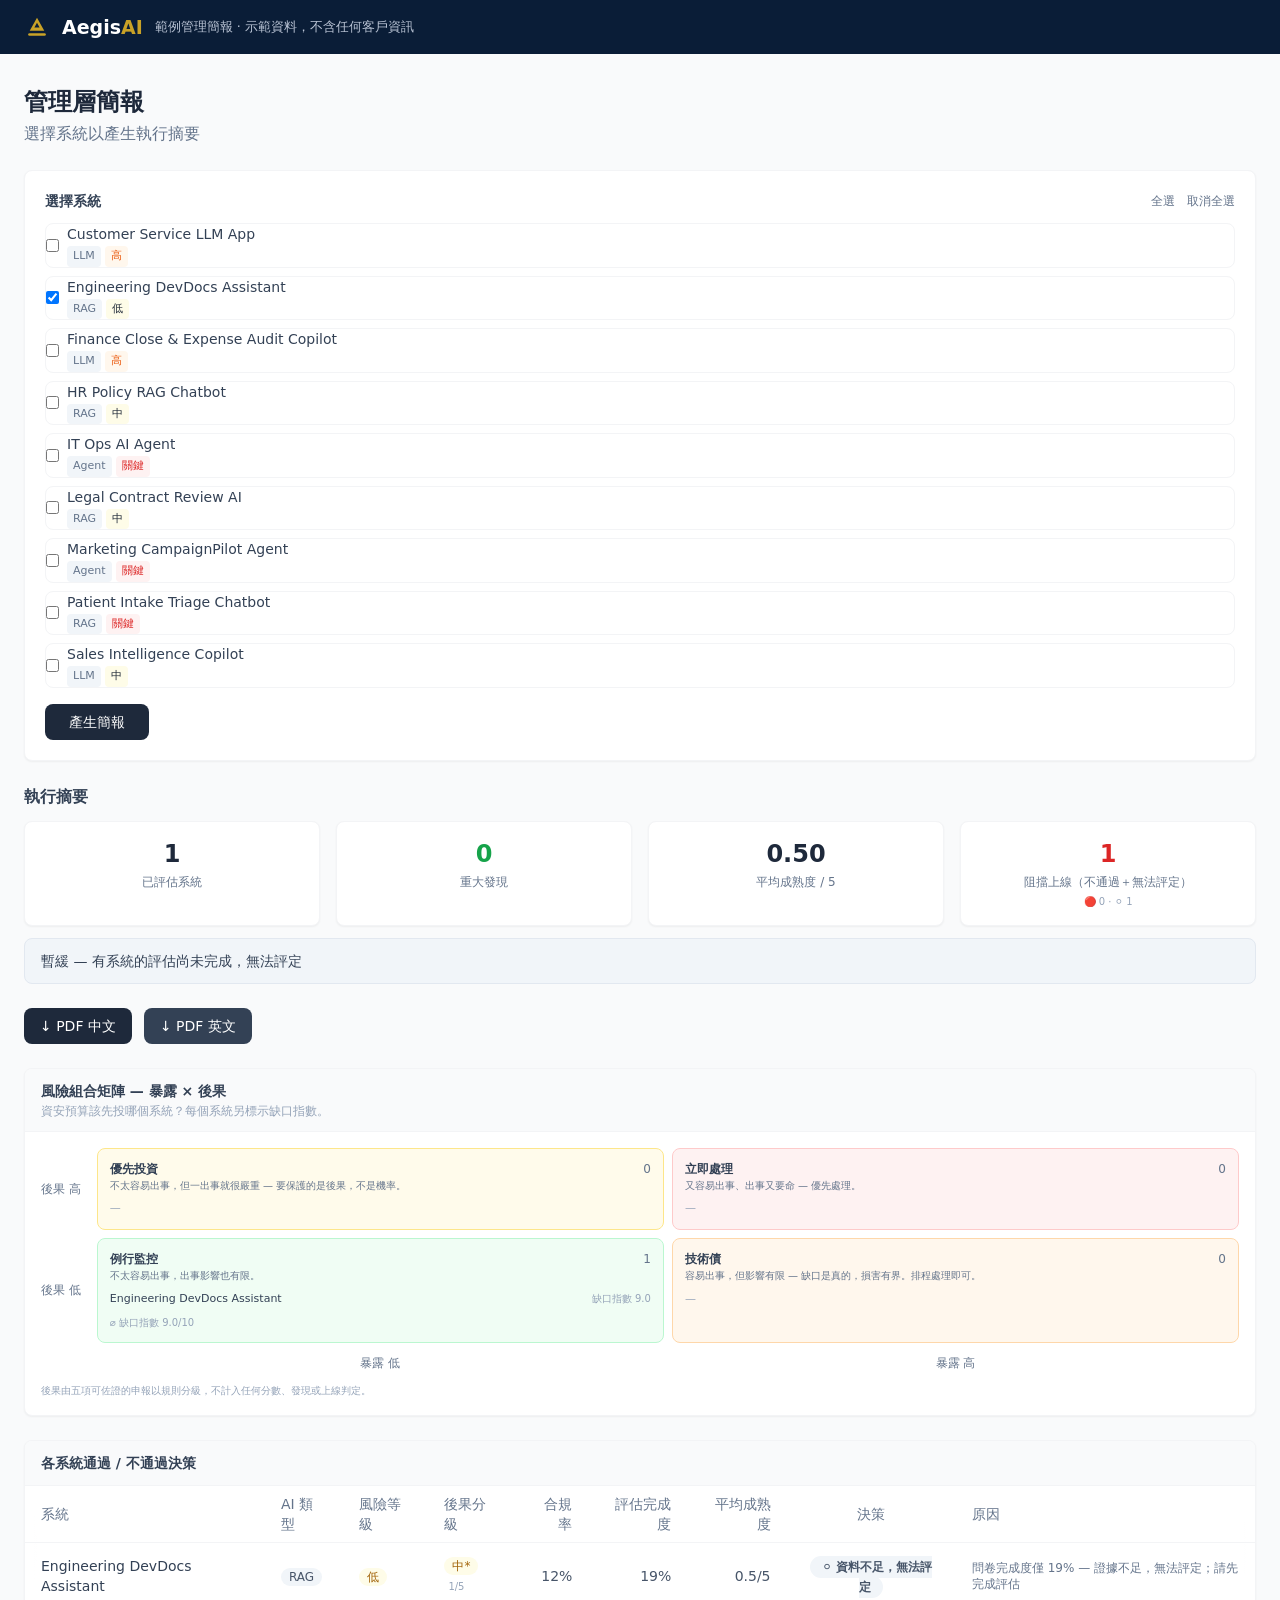
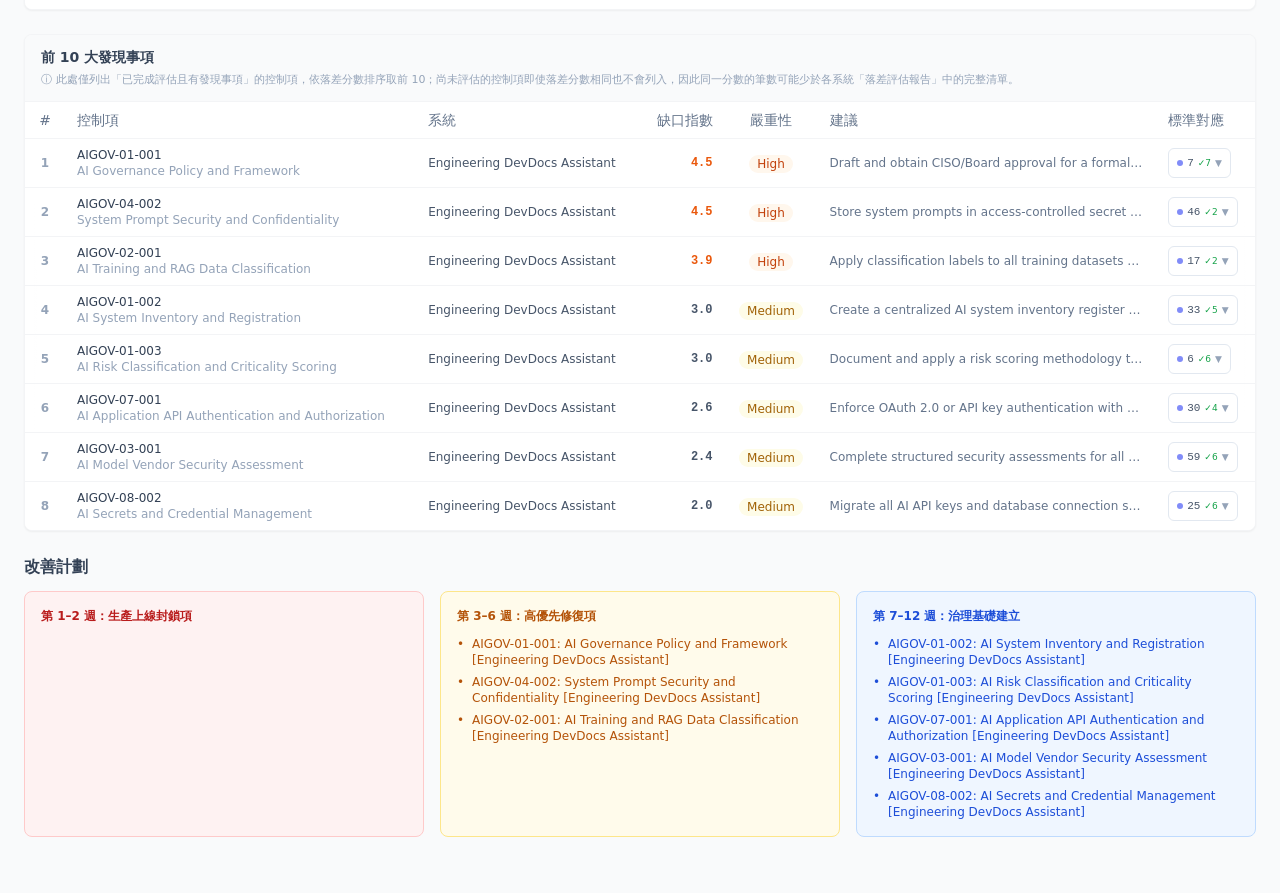
<file: sample-briefing-zh.html>
<!DOCTYPE html>
<html lang="zh-Hant">
<head>
<meta charset="utf-8">
<meta name="viewport" content="width=device-width, initial-scale=1.0">
<meta name="robots" content="noindex">
<title>範例管理簡報 — AegisAI</title>
<link rel="icon" type="image/svg+xml" href="favicon.svg">
<meta name="description" content="AegisAI 管理層簡報範例：風險組合矩陣、各系統上線判定與改善計劃。示範資料，不含任何客戶資訊。">
<meta property="og:type" content="website">
<meta property="og:site_name" content="AegisAI">
<meta property="og:title" content="範例管理簡報 — AegisAI">
<meta property="og:description" content="AegisAI 管理層簡報範例：風險組合矩陣、各系統上線判定與改善計劃。示範資料，不含任何客戶資訊。">
<meta property="og:url" content="https://kevinchiu923.github.io/AegisAI-net/sample-briefing-zh.html">
<meta property="og:image" content="https://kevinchiu923.github.io/AegisAI-net/assets/aegisai-lockup-1200x630-en.png">
<meta property="og:image:width" content="1200">
<meta property="og:image:height" content="630">
<meta property="og:image:alt" content="AegisAI — You make the call. We make it defensible.">
<meta property="og:image:type" content="image/png">
<meta property="og:locale" content="zh_TW">
<meta property="og:locale:alternate" content="en_US">
<meta name="twitter:card" content="summary_large_image">
<meta name="twitter:title" content="範例管理簡報 — AegisAI">
<meta name="twitter:description" content="AegisAI 管理層簡報範例：風險組合矩陣、各系統上線判定與改善計劃。示範資料，不含任何客戶資訊。">
<meta name="twitter:image" content="https://kevinchiu923.github.io/AegisAI-net/assets/aegisai-lockup-1200x630-en.png">
<meta name="twitter:image:alt" content="AegisAI — You make the call. We make it defensible.">
<link rel="stylesheet" href="assets/report-tailwind.css?v=20260717">
<link rel="stylesheet" href="assets/report-rwd.css?v=20260717">
<script defer src="assets/alpine.min.js?v=20260717"></script>
<style>[x-cloak]{display:none!important}</style>
</head>
<body class="bg-gray-50 text-gray-800 min-h-screen">
<header style="background:#0A1D37;color:#fff;padding:14px 60px 14px 24px;display:flex;flex-wrap:wrap;align-items:center;gap:12px;position:sticky;top:0;z-index:5">
  <img src="assets/brand-mark.svg" alt="" width="26" height="26" style="display:block">
  <span style="font:800 19px Inter,system-ui,sans-serif">Aegis<span style="color:#C9A227">AI</span></span>
  <span style="font-size:12.5px;color:#B9C3D4">範例管理簡報 · 示範資料，不含任何客戶資訊</span>
</header>
<main class="flex-1 w-full px-6 py-8">
    
<div class="mb-6">
  <h1 class="text-2xl font-bold text-slate-800">管理層簡報</h1>
  <p class="text-slate-500 mt-1">選擇系統以產生執行摘要</p>
</div>


<div class="bg-white border border-gray-100 rounded-lg shadow-sm p-5 mb-6">
  <form onsubmit="return false" data-demo="1">
    <input type="hidden" name="lang" value="zh">
    <div class="flex items-center justify-between mb-3">
      <h2 class="text-sm font-semibold text-slate-700">選擇系統</h2>
      <div class="flex gap-3 text-xs">
        <button type="button" onclick="selectAll()" class="text-slate-500 hover:text-slate-700 transition">全選</button>
        <button type="button" onclick="deselectAll()" class="text-slate-500 hover:text-slate-700 transition">取消全選</button>
      </div>
    </div>
    <div class="grid grid-cols-1 md:grid-cols-2 lg:grid-cols-3 gap-2 mb-4">
      
      <label class="flex items-center gap-2 p-2 rounded-lg border border-gray-100 hover:bg-gray-50 cursor-pointer transition">
        <input type="checkbox" name="sys" value="eeb294ad-371e-43e5-8f99-a279103c3fc6"
               
               class="rounded border-gray-300 text-slate-700 system-check">
        <div class="min-w-0">
          <div class="text-sm font-medium text-slate-700 truncate">Customer Service LLM App</div>
          <div class="flex items-center gap-1 mt-0.5">
            <span class="text-[11px] px-1.5 py-0.5 rounded bg-slate-100 text-slate-500">LLM</span>
            
            <span class="text-[11px] px-1.5 py-0.5 rounded bg-orange-50 text-orange-600">高</span>
            
          </div>
        </div>
      </label>
      
      <label class="flex items-center gap-2 p-2 rounded-lg border border-gray-100 hover:bg-gray-50 cursor-pointer transition">
        <input type="checkbox" name="sys" value="b8c9d0e1-f2a3-4c4d-8e5f-607182930415"
               checked
               class="rounded border-gray-300 text-slate-700 system-check">
        <div class="min-w-0">
          <div class="text-sm font-medium text-slate-700 truncate">Engineering DevDocs Assistant</div>
          <div class="flex items-center gap-1 mt-0.5">
            <span class="text-[11px] px-1.5 py-0.5 rounded bg-slate-100 text-slate-500">RAG</span>
            
            <span class="text-[11px] px-1.5 py-0.5 rounded bg-yellow-50 text-yellow-600">低</span>
            
          </div>
        </div>
      </label>
      
      <label class="flex items-center gap-2 p-2 rounded-lg border border-gray-100 hover:bg-gray-50 cursor-pointer transition">
        <input type="checkbox" name="sys" value="a7b8c9d0-e1f2-4b3c-9d4e-5f6071829304"
               
               class="rounded border-gray-300 text-slate-700 system-check">
        <div class="min-w-0">
          <div class="text-sm font-medium text-slate-700 truncate">Finance Close &amp; Expense Audit Copilot</div>
          <div class="flex items-center gap-1 mt-0.5">
            <span class="text-[11px] px-1.5 py-0.5 rounded bg-slate-100 text-slate-500">LLM</span>
            
            <span class="text-[11px] px-1.5 py-0.5 rounded bg-orange-50 text-orange-600">高</span>
            
          </div>
        </div>
      </label>
      
      <label class="flex items-center gap-2 p-2 rounded-lg border border-gray-100 hover:bg-gray-50 cursor-pointer transition">
        <input type="checkbox" name="sys" value="81b329b5-fe4b-4b90-a16a-f9eea844b626"
               
               class="rounded border-gray-300 text-slate-700 system-check">
        <div class="min-w-0">
          <div class="text-sm font-medium text-slate-700 truncate">HR Policy RAG Chatbot</div>
          <div class="flex items-center gap-1 mt-0.5">
            <span class="text-[11px] px-1.5 py-0.5 rounded bg-slate-100 text-slate-500">RAG</span>
            
            <span class="text-[11px] px-1.5 py-0.5 rounded bg-yellow-50 text-yellow-600">中</span>
            
          </div>
        </div>
      </label>
      
      <label class="flex items-center gap-2 p-2 rounded-lg border border-gray-100 hover:bg-gray-50 cursor-pointer transition">
        <input type="checkbox" name="sys" value="c2f3d71e-9c94-4d4d-9799-25ae7112ee40"
               
               class="rounded border-gray-300 text-slate-700 system-check">
        <div class="min-w-0">
          <div class="text-sm font-medium text-slate-700 truncate">IT Ops AI Agent</div>
          <div class="flex items-center gap-1 mt-0.5">
            <span class="text-[11px] px-1.5 py-0.5 rounded bg-slate-100 text-slate-500">Agent</span>
            
            <span class="text-[11px] px-1.5 py-0.5 rounded bg-red-50 text-red-600">關鍵</span>
            
          </div>
        </div>
      </label>
      
      <label class="flex items-center gap-2 p-2 rounded-lg border border-gray-100 hover:bg-gray-50 cursor-pointer transition">
        <input type="checkbox" name="sys" value="d4e5f6a7-b8c9-4d0e-1f2a-3b4c5d6e7f80"
               
               class="rounded border-gray-300 text-slate-700 system-check">
        <div class="min-w-0">
          <div class="text-sm font-medium text-slate-700 truncate">Legal Contract Review AI</div>
          <div class="flex items-center gap-1 mt-0.5">
            <span class="text-[11px] px-1.5 py-0.5 rounded bg-slate-100 text-slate-500">RAG</span>
            
            <span class="text-[11px] px-1.5 py-0.5 rounded bg-yellow-50 text-yellow-600">中</span>
            
          </div>
        </div>
      </label>
      
      <label class="flex items-center gap-2 p-2 rounded-lg border border-gray-100 hover:bg-gray-50 cursor-pointer transition">
        <input type="checkbox" name="sys" value="c9d0e1f2-a3b4-4d5e-9f60-718293041526"
               
               class="rounded border-gray-300 text-slate-700 system-check">
        <div class="min-w-0">
          <div class="text-sm font-medium text-slate-700 truncate">Marketing CampaignPilot Agent</div>
          <div class="flex items-center gap-1 mt-0.5">
            <span class="text-[11px] px-1.5 py-0.5 rounded bg-slate-100 text-slate-500">Agent</span>
            
            <span class="text-[11px] px-1.5 py-0.5 rounded bg-red-50 text-red-600">關鍵</span>
            
          </div>
        </div>
      </label>
      
      <label class="flex items-center gap-2 p-2 rounded-lg border border-gray-100 hover:bg-gray-50 cursor-pointer transition">
        <input type="checkbox" name="sys" value="f6a7b8c9-d0e1-4a2b-8c3d-4e5f60718293"
               
               class="rounded border-gray-300 text-slate-700 system-check">
        <div class="min-w-0">
          <div class="text-sm font-medium text-slate-700 truncate">Patient Intake Triage Chatbot</div>
          <div class="flex items-center gap-1 mt-0.5">
            <span class="text-[11px] px-1.5 py-0.5 rounded bg-slate-100 text-slate-500">RAG</span>
            
            <span class="text-[11px] px-1.5 py-0.5 rounded bg-red-50 text-red-600">關鍵</span>
            
          </div>
        </div>
      </label>
      
      <label class="flex items-center gap-2 p-2 rounded-lg border border-gray-100 hover:bg-gray-50 cursor-pointer transition">
        <input type="checkbox" name="sys" value="e5f6a7b8-c9d0-4e1f-2a3b-4c5d6e7f8091"
               
               class="rounded border-gray-300 text-slate-700 system-check">
        <div class="min-w-0">
          <div class="text-sm font-medium text-slate-700 truncate">Sales Intelligence Copilot</div>
          <div class="flex items-center gap-1 mt-0.5">
            <span class="text-[11px] px-1.5 py-0.5 rounded bg-slate-100 text-slate-500">LLM</span>
            
            <span class="text-[11px] px-1.5 py-0.5 rounded bg-yellow-50 text-yellow-600">中</span>
            
          </div>
        </div>
      </label>
      
    </div>
    <button type="submit" onclick="buildSystemIds()"
      class="bg-slate-800 hover:bg-slate-700 text-white text-sm font-medium px-6 py-2 rounded-lg transition">
      產生簡報
    </button>
  </form>
</div>




<div class="mb-6">
  <h2 class="text-base font-semibold text-slate-700 mb-3">執行摘要</h2>
  <div class="grid grid-cols-2 md:grid-cols-4 gap-4">
    <div class="bg-white border border-gray-100 rounded-lg shadow-sm p-4 text-center">
      <div class="text-2xl font-bold text-slate-800">1</div>
      <div class="text-xs text-slate-500 mt-1">已評估系統</div>
    </div>
    <div class="bg-white border border-gray-100 rounded-lg shadow-sm p-4 text-center">
      <div class="text-2xl font-bold text-green-600">
        0
      </div>
      <div class="text-xs text-slate-500 mt-1">重大發現</div>
    </div>
    <div class="bg-white border border-gray-100 rounded-lg shadow-sm p-4 text-center">
      <div class="text-2xl font-bold text-slate-800">0.50</div>
      <div class="text-xs text-slate-500 mt-1">平均成熟度 / 5</div>
    </div>
    <div class="bg-white border border-gray-100 rounded-lg shadow-sm p-4 text-center">
      
      <div class="text-2xl font-bold text-red-600">
        1
      </div>
      <div class="text-xs text-slate-500 mt-1">阻擋上線（不通過＋無法評定）</div>
      <div class="text-[10px] text-slate-400 mt-1">
        🔴 0 · ⚪ 1
      </div>
    </div>
  </div>
  <div class="mt-3 rounded-lg px-4 py-3 text-sm font-medium
    bg-slate-100 border border-slate-200 text-slate-700
    ">
    暫緩 — 有系統的評估尚未完成，無法評定
  </div>
</div>


<div class="flex gap-3 mb-6">
  <a href="#" data-demo="1" target="_blank"
     class="text-sm bg-slate-800 hover:bg-slate-700 text-white px-4 py-2 rounded-lg transition font-medium" aria-disabled="true">
    ↓ PDF 中文
  </a>
  <a href="#" data-demo="1" target="_blank"
     class="text-sm bg-slate-700 hover:bg-slate-600 text-white px-4 py-2 rounded-lg transition font-medium" aria-disabled="true">
    ↓ PDF 英文
  </a>
</div>



<div class="bg-white border border-gray-100 rounded-lg shadow-sm overflow-hidden mb-6">
  <div class="bg-gray-50 border-b border-gray-100 px-4 py-3">
    <h3 class="text-sm font-semibold text-slate-700">風險組合矩陣 — 暴露 × 後果</h3>
    <p class="text-xs text-slate-400 mt-0.5">資安預算該先投哪個系統？每個系統另標示缺口指數。</p>
  </div>
  <div class="p-4">
    <div class="grid grid-cols-[auto_1fr_1fr] gap-2 items-stretch">
      
      <div class="flex items-center justify-end pr-2 text-xs font-medium text-slate-500 whitespace-nowrap">
        後果 高
      </div>
      
      
      <div class="border rounded-lg p-3 bg-amber-50 border-amber-200">
        <div class="flex items-baseline justify-between">
          <span class="text-xs font-semibold text-slate-700">優先投資</span>
          <span class="text-xs text-slate-500">0</span>
        </div>
        <p class="text-[10px] text-slate-500 mt-0.5 leading-snug">不太容易出事，但一出事就很嚴重 — 要保護的是後果，不是機率。</p>
        <ul class="mt-2 space-y-1">
          
          <li class="text-[11px] text-slate-400">—</li>
          
        </ul>
        
      </div>
      
      
      <div class="border rounded-lg p-3 bg-red-50 border-red-200">
        <div class="flex items-baseline justify-between">
          <span class="text-xs font-semibold text-slate-700">立即處理</span>
          <span class="text-xs text-slate-500">0</span>
        </div>
        <p class="text-[10px] text-slate-500 mt-0.5 leading-snug">又容易出事、出事又要命 — 優先處理。</p>
        <ul class="mt-2 space-y-1">
          
          <li class="text-[11px] text-slate-400">—</li>
          
        </ul>
        
      </div>
      

      
      <div class="flex items-center justify-end pr-2 text-xs font-medium text-slate-500 whitespace-nowrap">
        後果 低
      </div>
      
      
      <div class="border rounded-lg p-3 bg-green-50 border-green-200">
        <div class="flex items-baseline justify-between">
          <span class="text-xs font-semibold text-slate-700">例行監控</span>
          <span class="text-xs text-slate-500">1</span>
        </div>
        <p class="text-[10px] text-slate-500 mt-0.5 leading-snug">不太容易出事，出事影響也有限。</p>
        <ul class="mt-2 space-y-1">
          
          <li class="text-[11px] text-slate-700 flex items-center justify-between gap-2">
            <span class="truncate">Engineering DevDocs Assistant</span>
            <span class="shrink-0 text-[10px] text-slate-400">缺口指數 9.0</span>
          </li>
          
        </ul>
        
        <div class="text-[10px] text-slate-400 mt-2">⌀ 缺口指數 9.0/10</div>
        
      </div>
      
      
      <div class="border rounded-lg p-3 bg-orange-50 border-orange-200">
        <div class="flex items-baseline justify-between">
          <span class="text-xs font-semibold text-slate-700">技術債</span>
          <span class="text-xs text-slate-500">0</span>
        </div>
        <p class="text-[10px] text-slate-500 mt-0.5 leading-snug">容易出事，但影響有限 — 缺口是真的，損害有界。排程處理即可。</p>
        <ul class="mt-2 space-y-1">
          
          <li class="text-[11px] text-slate-400">—</li>
          
        </ul>
        
      </div>
      

      
      <div></div>
      <div class="text-center text-xs font-medium text-slate-500 pt-1">暴露 低</div>
      <div class="text-center text-xs font-medium text-slate-500 pt-1">暴露 高</div>
    </div>

    
    
    

    <p class="text-[10px] text-slate-400 mt-3 leading-relaxed">
      後果由五項可佐證的申報以規則分級，不計入任何分數、發現或上線判定。
    </p>
  </div>
</div>


<div class="bg-white border border-gray-100 rounded-lg shadow-sm overflow-hidden mb-6">
  <div class="bg-gray-50 border-b border-gray-100 px-4 py-3">
    <h3 class="text-sm font-semibold text-slate-700">各系統通過 / 不通過決策</h3>
  </div>
  <div class="rwd-scroll" data-rwd="table"><table class="w-full text-sm">
    <thead class="text-slate-500 border-b border-gray-100">
      <tr>
        <th class="text-left font-medium px-4 py-2">系統</th>
        <th class="text-left font-medium px-4 py-2">AI 類型</th>
        <th class="text-left font-medium px-4 py-2">風險等級</th>
        <th class="text-left font-medium px-4 py-2">後果分級</th>
        <th class="text-right font-medium px-4 py-2">合規率</th>
        <th class="text-right font-medium px-4 py-2">評估完成度</th>
        <th class="text-right font-medium px-4 py-2">平均成熟度</th>
        <th class="text-center font-medium px-4 py-2">決策</th>
        <th class="text-left font-medium px-4 py-2">原因</th>
      </tr>
    </thead>
    <tbody class="divide-y divide-gray-100">
      
      <tr class="hover:bg-gray-50">
        <td class="px-4 py-3 font-medium text-slate-700">Engineering DevDocs Assistant</td>
        <td class="px-4 py-3">
          <span class="text-xs px-2 py-0.5 rounded-full bg-slate-100 text-slate-600">RAG</span>
        </td>
        <td class="px-4 py-3">
          
          <span class="text-xs rounded-full px-2 py-0.5 bg-yellow-50 text-yellow-700">低</span>
          
        </td>
        <td class="px-4 py-3">
          
          
          <span class="text-xs rounded-full px-2 py-0.5 font-medium
            bg-yellow-50 text-yellow-700
            ">
            中*
          </span>
          <span class="text-[10px] text-slate-400 ml-1">1/5</span>
          
        </td>
        <td class="px-4 py-3 text-right text-slate-600">12%</td>
        <td class="px-4 py-3 text-right text-slate-600">19%</td>
        <td class="px-4 py-3 text-right text-slate-600">0.5/5</td>
        <td class="px-4 py-3 text-center">
          
          
          <span class="text-xs font-semibold rounded-full px-3 py-1 bg-slate-100 text-slate-600">⚪ 資料不足，無法評定</span>
          
        </td>
        <td class="px-4 py-3 text-xs text-slate-500 max-w-xs">問卷完成度僅 19% — 證據不足，無法評定；請先完成評估</td>
      </tr>
      
    </tbody>
  </table></div>
</div>



<div class="bg-white border border-gray-100 rounded-lg shadow-sm overflow-hidden mb-6">
  <div class="bg-gray-50 border-b border-gray-100 px-4 py-3">
    <h3 class="text-sm font-semibold text-slate-700">前 10 大發現事項</h3>
    <p class="text-[11px] text-slate-400 mt-1 leading-relaxed flex items-start gap-1">
      <span class="shrink-0">ⓘ</span><span>此處僅列出「已完成評估且有發現事項」的控制項，依落差分數排序取前 10；尚未評估的控制項即使落差分數相同也不會列入，因此同一分數的筆數可能少於各系統「落差評估報告」中的完整清單。</span>
    </p>
  </div>
  <div class="rwd-scroll" data-rwd="table"><table class="w-full text-sm">
    <thead class="text-slate-500 border-b border-gray-100">
      <tr>
        <th class="text-center font-medium px-3 py-2 w-10">#</th>
        <th class="text-left font-medium px-3 py-2">控制項</th>
        <th class="text-left font-medium px-3 py-2">系統</th>
        <th class="text-right font-medium px-3 py-2">缺口指數</th>
        <th class="text-center font-medium px-3 py-2">嚴重性</th>
        <th class="text-left font-medium px-3 py-2">建議</th>
        <th class="text-left font-medium px-3 py-2">標準對應</th>
      </tr>
    </thead>
    <tbody class="divide-y divide-gray-100" x-data="{ open: {} }">
      
      
      <tr class="hover:bg-gray-50">
        <td class="px-3 py-2 text-center text-xs font-bold text-slate-400">1</td>
        <td class="px-3 py-2">
          <div class="text-xs font-medium text-slate-700">AIGOV-01-001</div>
          <div class="text-xs text-slate-400">AI Governance Policy and Framework</div>
        </td>
        <td class="px-3 py-2 text-xs text-slate-600">Engineering DevDocs Assistant</td>
        <td class="px-3 py-2 text-right text-xs font-mono font-bold
          text-orange-600">
          4.5
        </td>
        <td class="px-3 py-2 text-center">
          
          <span class="text-xs rounded-full px-2 py-0.5 bg-orange-50 text-orange-700">High</span>
          
        </td>
        <td class="px-3 py-2 text-xs text-slate-500 max-w-xs truncate" title="Draft and obtain CISO/Board approval for a formal AI governance policy defining risk appetite, acceptable use, and oversight roles. Schedule annual reviews and maintain version history with approval records.">
          Draft and obtain CISO/Board approval for a formal AI governance policy defining risk appetite, acceptable use, and oversight roles. Schedule annual reviews and maintain version history with approval records.
        </td>
        <td class="px-3 py-2 whitespace-nowrap">
          
          <button type="button" @click="open[1] = !open[1]"
            class="inline-flex items-center gap-1 text-[11px] px-2 py-1 rounded-md border border-slate-200 text-slate-600 hover:bg-slate-50 transition">
            <span class="w-1.5 h-1.5 rounded-full bg-indigo-400"></span>
            <span class="font-mono" title="此控制項對應到的外部框架條目總數（不含 AICM 領域與 AIDEFEND 技術本身）。">7</span><span class="text-[9px] text-green-600" title="其中經人工比對到這條控制項的筆數。">✓7</span>
            <span x-text="open[1] ? '▲' : '▼'" class="text-[9px] text-slate-400"></span>
          </button>
          
        </td>
      </tr>
      
      <tr x-show="open[1]" x-cloak>
        <td colspan="7" class="px-4 py-3 bg-slate-50/70 border-t border-slate-100">
          
<div class="space-y-4">

  
  <div>
    <div class="text-[11px] font-semibold text-slate-500 mb-1.5">這條控制項的定位</div>

    
    <div class="flex flex-wrap items-center gap-x-2 gap-y-1.5 mb-1.5">
      <span class="text-[11px] text-slate-500 font-medium shrink-0 sm:w-40">CSA AICM 領域</span>
      <span class="text-[11px] px-2 py-0.5 rounded-full bg-teal-50 text-teal-700 border border-teal-100">
        GRC · Governance, Risk and Compliance
      </span>
      <span class="text-[10px] text-slate-400">領域層級（18 域）· v1.1.0</span>
    </div>
    

    <div class="flex flex-wrap items-center gap-x-2 gap-y-1.5">
      <span class="text-[11px] text-slate-500 font-medium shrink-0 sm:w-40">AIDEFEND 技術</span>
      
      <span class="text-[11px] px-2 py-0.5 rounded-full bg-slate-100 text-slate-600 border border-slate-200">
        無
      </span>
      
    </div>

    
    
    <div class="mt-1.5 text-[11px] text-slate-500 bg-slate-50 border border-slate-200 rounded-md px-2 py-1.5 leading-relaxed">
      AI 治理政策是組織的治理文件（風險胃納、角色、監督機制），非技術性防禦手段。AIDEFEND 為防禦技術目錄，無對應項目。
    </div>
    
  </div>

  
  <div>
    <div class="text-[11px] font-semibold text-slate-500 mb-1">這個發現對應到的外部標準</div>
    <div class="text-[10px] text-slate-400 mb-1.5 leading-relaxed">綠色＝已人工比對到這條控制項；灰色＝來自 AIDEFEND 上游快照的自動推導，沒有人在控制項層級驗證過，不可當成我們的對應對外引用。</div>

    
    <div class="space-y-1.5">
      
      <div class="flex flex-col sm:flex-row sm:items-start gap-1 sm:gap-2">
        <span class="text-[11px] text-slate-600 font-medium shrink-0 sm:w-56 sm:max-w-[14rem]">NIST AI RMF 1.0</span>
        <div class="flex flex-wrap gap-1">
          
          
          
          <span class="text-[10px] px-1.5 py-0.5 rounded bg-green-50 text-green-700 border border-green-200"
                title="已人工比對 — GOVERN 1.1 — Legal and regulatory requirements involving AI are understood, managed, and documented.">
            GOVERN 1.1
          </span>
          
          
          
          
          <span class="text-[10px] px-1.5 py-0.5 rounded bg-green-50 text-green-700 border border-green-200"
                title="已人工比對 — GOVERN 1.2 — The characteristics of trustworthy AI are integrated into organizational policies, processes, and procedures.">
            GOVERN 1.2
          </span>
          
          
          
          
          <span class="text-[10px] px-1.5 py-0.5 rounded bg-green-50 text-green-700 border border-green-200"
                title="已人工比對 — GOVERN 1.3 — Processes and procedures are in place to determine the needed level of risk management activities based on the organizat">
            GOVERN 1.3
          </span>
          
          
          
          
          <span class="text-[10px] px-1.5 py-0.5 rounded bg-green-50 text-green-700 border border-green-200"
                title="已人工比對 — GOVERN 1.4 — The risk management process and its outcomes are established through transparent policies, procedures, and other control">
            GOVERN 1.4
          </span>
          
          
          
          
          <span class="text-[10px] px-1.5 py-0.5 rounded bg-green-50 text-green-700 border border-green-200"
                title="已人工比對 — GOVERN 1.5 — Ongoing monitoring and periodic review of the risk management process and its outcomes are planned, organizational roles">
            GOVERN 1.5
          </span>
          
          
          
          
          <span class="text-[10px] px-1.5 py-0.5 rounded bg-green-50 text-green-700 border border-green-200"
                title="已人工比對 — GOVERN 2.3 — Executive leadership of the organization takes responsibility for decisions about risks associated with AI system develo">
            GOVERN 2.3
          </span>
          
          
          
          
          <span class="text-[10px] px-1.5 py-0.5 rounded bg-green-50 text-green-700 border border-green-200"
                title="已人工比對 — MAP 1.5 — Organizational risk tolerances are determined and documented.">
            MAP 1.5
          </span>
          
          
        </div>
      </div>
      
    </div>

    <div class="mt-2 flex flex-wrap items-center gap-x-3 gap-y-1 text-[10px] text-slate-400">
      <span><span class="inline-block w-2 h-2 rounded-sm bg-green-100 border border-green-300 align-middle"></span>
        已人工比對</span>
      <span><span class="inline-block w-2 h-2 rounded-sm bg-slate-100 border border-slate-300 align-middle"></span>
        AIDEFEND 上游（未經人工比對）</span>
    </div>
    
  </div>

</div>
        </td>
      </tr>
      
      
      
      <tr class="hover:bg-gray-50">
        <td class="px-3 py-2 text-center text-xs font-bold text-slate-400">2</td>
        <td class="px-3 py-2">
          <div class="text-xs font-medium text-slate-700">AIGOV-04-002</div>
          <div class="text-xs text-slate-400">System Prompt Security and Confidentiality</div>
        </td>
        <td class="px-3 py-2 text-xs text-slate-600">Engineering DevDocs Assistant</td>
        <td class="px-3 py-2 text-right text-xs font-mono font-bold
          text-orange-600">
          4.5
        </td>
        <td class="px-3 py-2 text-center">
          
          <span class="text-xs rounded-full px-2 py-0.5 bg-orange-50 text-orange-700">High</span>
          
        </td>
        <td class="px-3 py-2 text-xs text-slate-500 max-w-xs truncate" title="Store system prompts in access-controlled secret storage and harden them with explicit instructions not to reveal contents to users. Test system prompt extraction via adversarial queries and maintain version control for all prompt changes with documented approval records.">
          Store system prompts in access-controlled secret storage and harden them with explicit instructions not to reveal contents to users. Test system prompt extraction via adversarial queries and maintain version control for all prompt changes with documented approval records.
        </td>
        <td class="px-3 py-2 whitespace-nowrap">
          
          <button type="button" @click="open[2] = !open[2]"
            class="inline-flex items-center gap-1 text-[11px] px-2 py-1 rounded-md border border-slate-200 text-slate-600 hover:bg-slate-50 transition">
            <span class="w-1.5 h-1.5 rounded-full bg-indigo-400"></span>
            <span class="font-mono" title="此控制項對應到的外部框架條目總數（不含 AICM 領域與 AIDEFEND 技術本身）。">46</span><span class="text-[9px] text-green-600" title="其中經人工比對到這條控制項的筆數。">✓2</span>
            <span x-text="open[2] ? '▲' : '▼'" class="text-[9px] text-slate-400"></span>
          </button>
          
        </td>
      </tr>
      
      <tr x-show="open[2]" x-cloak>
        <td colspan="7" class="px-4 py-3 bg-slate-50/70 border-t border-slate-100">
          
<div class="space-y-4">

  
  <div>
    <div class="text-[11px] font-semibold text-slate-500 mb-1.5">這條控制項的定位</div>

    
    <div class="flex flex-wrap items-center gap-x-2 gap-y-1.5 mb-1.5">
      <span class="text-[11px] text-slate-500 font-medium shrink-0 sm:w-40">CSA AICM 領域</span>
      <span class="text-[11px] px-2 py-0.5 rounded-full bg-teal-50 text-teal-700 border border-teal-100">
        AIS · Application &amp; Interface Security
      </span>
      <span class="text-[10px] text-slate-400">領域層級（18 域）· v1.1.0</span>
    </div>
    

    <div class="flex flex-wrap items-center gap-x-2 gap-y-1.5">
      <span class="text-[11px] text-slate-500 font-medium shrink-0 sm:w-40">AIDEFEND 技術</span>
      
      <span class="text-[11px] px-2 py-0.5 rounded-full bg-indigo-50 text-indigo-700 border border-indigo-100 font-mono">
        AID-H-017 · System Prompt Hardening
      </span>
      
    </div>

    
    
  </div>

  
  <div>
    <div class="text-[11px] font-semibold text-slate-500 mb-1">這個發現對應到的外部標準</div>
    <div class="text-[10px] text-slate-400 mb-1.5 leading-relaxed">綠色＝已人工比對到這條控制項；灰色＝來自 AIDEFEND 上游快照的自動推導，沒有人在控制項層級驗證過，不可當成我們的對應對外引用。</div>

    
    <div class="space-y-1.5">
      
      <div class="flex flex-col sm:flex-row sm:items-start gap-1 sm:gap-2">
        <span class="text-[11px] text-slate-600 font-medium shrink-0 sm:w-56 sm:max-w-[14rem]">OWASP LLM Top 10 2025</span>
        <div class="flex flex-wrap gap-1">
          
          
          
          <span class="text-[10px] px-1.5 py-0.5 rounded bg-slate-100 text-slate-600 border border-slate-200"
                title="AIDEFEND 上游（未經人工比對） — LLM01 — 2025 Prompt Injection">
            LLM01
          </span>
          
          
          
          
          <span class="text-[10px] px-1.5 py-0.5 rounded bg-slate-100 text-slate-600 border border-slate-200"
                title="AIDEFEND 上游（未經人工比對） — LLM06 — 2025 Excessive Agency">
            LLM06
          </span>
          
          
          
          
          <span class="text-[10px] px-1.5 py-0.5 rounded bg-slate-100 text-slate-600 border border-slate-200"
                title="AIDEFEND 上游（未經人工比對） — LLM07 — 2025 System Prompt Leakage">
            LLM07
          </span>
          
          
        </div>
      </div>
      
      <div class="flex flex-col sm:flex-row sm:items-start gap-1 sm:gap-2">
        <span class="text-[11px] text-slate-600 font-medium shrink-0 sm:w-56 sm:max-w-[14rem]">OWASP AISVS 1.0</span>
        <div class="flex flex-wrap gap-1">
          
          
          
          <span class="text-[10px] px-1.5 py-0.5 rounded bg-green-50 text-green-700 border border-green-200"
                title="已人工比對 — C2.1.6 — Verify that the system enforces an instruction hierarchy in which system and developer messages override user instructio">
            C2.1.6
          </span>
          
          
          
          
          <span class="text-[10px] px-1.5 py-0.5 rounded bg-green-50 text-green-700 border border-green-200"
                title="已人工比對 — C7.3.2 — Verify that output filters detect and block responses that disclose system prompt content or backend data.">
            C7.3.2
          </span>
          
          
        </div>
      </div>
      
      <div class="flex flex-col sm:flex-row sm:items-start gap-1 sm:gap-2">
        <span class="text-[11px] text-slate-600 font-medium shrink-0 sm:w-56 sm:max-w-[14rem]">OWASP Top 10 for Agentic Applications 2026</span>
        <div class="flex flex-wrap gap-1">
          
          
          
          <span class="text-[10px] px-1.5 py-0.5 rounded bg-slate-100 text-slate-600 border border-slate-200"
                title="AIDEFEND 上游（未經人工比對） — ASI01 — 2026 Agent Goal Hijack">
            ASI01
          </span>
          
          
          
          
          <span class="text-[10px] px-1.5 py-0.5 rounded bg-slate-100 text-slate-600 border border-slate-200"
                title="AIDEFEND 上游（未經人工比對） — ASI02 — 2026 Tool Misuse and Exploitation (hardened prompts prevent tool misuse via injection)">
            ASI02
          </span>
          
          
        </div>
      </div>
      
      <div class="flex flex-col sm:flex-row sm:items-start gap-1 sm:gap-2">
        <span class="text-[11px] text-slate-600 font-medium shrink-0 sm:w-56 sm:max-w-[14rem]">MITRE ATLAS</span>
        <div class="flex flex-wrap gap-1">
          
          
          
          <span class="text-[10px] px-1.5 py-0.5 rounded bg-slate-100 text-slate-600 border border-slate-200"
                title="AIDEFEND 上游（未經人工比對） — AML.T0051 LLM Prompt Injection">
            AML.T0051 LLM Prompt Injection
          </span>
          
          
          
          
          <span class="text-[10px] px-1.5 py-0.5 rounded bg-slate-100 text-slate-600 border border-slate-200"
                title="AIDEFEND 上游（未經人工比對） — AML.T0051.000 LLM Prompt Injection: Direct">
            AML.T0051.000 LLM Prompt Injection: Direct
          </span>
          
          
          
          
          <span class="text-[10px] px-1.5 py-0.5 rounded bg-slate-100 text-slate-600 border border-slate-200"
                title="AIDEFEND 上游（未經人工比對） — AML.T0051.001 LLM Prompt Injection: Indirect">
            AML.T0051.001 LLM Prompt Injection: Indirect
          </span>
          
          
          
          
          <span class="text-[10px] px-1.5 py-0.5 rounded bg-slate-100 text-slate-600 border border-slate-200"
                title="AIDEFEND 上游（未經人工比對） — AML.T0054 LLM Jailbreak">
            AML.T0054 LLM Jailbreak
          </span>
          
          
          
          
          <span class="text-[10px] px-1.5 py-0.5 rounded bg-slate-100 text-slate-600 border border-slate-200"
                title="AIDEFEND 上游（未經人工比對） — AML.T0065 LLM Prompt Crafting">
            AML.T0065 LLM Prompt Crafting
          </span>
          
          
          
          
          <span class="text-[10px] px-1.5 py-0.5 rounded bg-slate-100 text-slate-600 border border-slate-200"
                title="AIDEFEND 上游（未經人工比對） — AML.T0068 LLM Prompt Obfuscation">
            AML.T0068 LLM Prompt Obfuscation
          </span>
          
          
          
          
          <span class="text-[10px] px-1.5 py-0.5 rounded bg-slate-100 text-slate-600 border border-slate-200"
                title="AIDEFEND 上游（未經人工比對） — AML.T0056 Extract LLM System Prompt (hardened system prompts resist extraction attempts)">
            AML.T0056 Extract LLM System Prompt (hardened system prompts resist extraction attempts)
          </span>
          
          
          
          
          <span class="text-[10px] px-1.5 py-0.5 rounded bg-slate-100 text-slate-600 border border-slate-200"
                title="AIDEFEND 上游（未經人工比對） — AML.T0069.001 Discover LLM System Information: System Instruction Keywords (instruction hierarchy reduces exploitability of discovered keywords)">
            AML.T0069.001 Discover LLM System Information: System Instruction Keywords (instruction hierarchy reduces exploitability of discovered keywords)
          </span>
          
          
          
          
          <span class="text-[10px] px-1.5 py-0.5 rounded bg-slate-100 text-slate-600 border border-slate-200"
                title="AIDEFEND 上游（未經人工比對） — AML.T0069.002 Discover LLM System Information: System Prompt (system prompt hardening resists system prompt discovery)">
            AML.T0069.002 Discover LLM System Information: System Prompt (system prompt hardening resists system prompt discovery)
          </span>
          
          
          
          
          <span class="text-[10px] px-1.5 py-0.5 rounded bg-slate-100 text-slate-600 border border-slate-200"
                title="AIDEFEND 上游（未經人工比對） — AML.T0051.002 LLM Prompt Injection: Triggered (system prompt hardening prevents time/event-triggered payload execution)">
            AML.T0051.002 LLM Prompt Injection: Triggered (system prompt hardening prevents time/event-triggered payload execution)
          </span>
          
          
        </div>
      </div>
      
      <div class="flex flex-col sm:flex-row sm:items-start gap-1 sm:gap-2">
        <span class="text-[11px] text-slate-600 font-medium shrink-0 sm:w-56 sm:max-w-[14rem]">NIST Adversarial Machine Learning 2025</span>
        <div class="flex flex-wrap gap-1">
          
          
          
          <span class="text-[10px] px-1.5 py-0.5 rounded bg-slate-100 text-slate-600 border border-slate-200"
                title="AIDEFEND 上游（未經人工比對） — NISTAML.018 Prompt Injection">
            NISTAML.018 Prompt Injection
          </span>
          
          
          
          
          <span class="text-[10px] px-1.5 py-0.5 rounded bg-slate-100 text-slate-600 border border-slate-200"
                title="AIDEFEND 上游（未經人工比對） — NISTAML.015 Indirect Prompt Injection">
            NISTAML.015 Indirect Prompt Injection
          </span>
          
          
          
          
          <span class="text-[10px] px-1.5 py-0.5 rounded bg-slate-100 text-slate-600 border border-slate-200"
                title="AIDEFEND 上游（未經人工比對） — NISTAML.027 Misaligned Outputs (prompt hierarchy ensures aligned outputs)">
            NISTAML.027 Misaligned Outputs (prompt hierarchy ensures aligned outputs)
          </span>
          
          
          
          
          <span class="text-[10px] px-1.5 py-0.5 rounded bg-slate-100 text-slate-600 border border-slate-200"
                title="AIDEFEND 上游（未經人工比對） — NISTAML.035 Prompt Extraction">
            NISTAML.035 Prompt Extraction
          </span>
          
          
        </div>
      </div>
      
      <div class="flex flex-col sm:flex-row sm:items-start gap-1 sm:gap-2">
        <span class="text-[11px] text-slate-600 font-medium shrink-0 sm:w-56 sm:max-w-[14rem]">MAESTRO</span>
        <div class="flex flex-wrap gap-1">
          
          
          
          <span class="text-[10px] px-1.5 py-0.5 rounded bg-slate-100 text-slate-600 border border-slate-200"
                title="AIDEFEND 上游（未經人工比對） — Agent Goal Manipulation (L7)">
            Agent Goal Manipulation (L7)
          </span>
          
          
          
          
          <span class="text-[10px] px-1.5 py-0.5 rounded bg-slate-100 text-slate-600 border border-slate-200"
                title="AIDEFEND 上游（未經人工比對） — Agent Tool Misuse (L7)">
            Agent Tool Misuse (L7)
          </span>
          
          
          
          
          <span class="text-[10px] px-1.5 py-0.5 rounded bg-slate-100 text-slate-600 border border-slate-200"
                title="AIDEFEND 上游（未經人工比對） — Input Validation Attacks (L3)">
            Input Validation Attacks (L3)
          </span>
          
          
          
          
          <span class="text-[10px] px-1.5 py-0.5 rounded bg-slate-100 text-slate-600 border border-slate-200"
                title="AIDEFEND 上游（未經人工比對） — Compromised Agents (L7) (hardened system prompts prevent agent compromise via injection)">
            Compromised Agents (L7) (hardened system prompts prevent agent compromise via injection)
          </span>
          
          
        </div>
      </div>
      
      <div class="flex flex-col sm:flex-row sm:items-start gap-1 sm:gap-2">
        <span class="text-[11px] text-slate-600 font-medium shrink-0 sm:w-56 sm:max-w-[14rem]">Google Secure AI Framework 2.0 - Risks</span>
        <div class="flex flex-wrap gap-1">
          
          
          
          <span class="text-[10px] px-1.5 py-0.5 rounded bg-slate-100 text-slate-600 border border-slate-200"
                title="AIDEFEND 上游（未經人工比對） — PIJ — Prompt Injection">
            PIJ
          </span>
          
          
          
          
          <span class="text-[10px] px-1.5 py-0.5 rounded bg-slate-100 text-slate-600 border border-slate-200"
                title="AIDEFEND 上游（未經人工比對） — SDD — Sensitive Data Disclosure (system prompt hardening prevents system prompt leakage and data disclosure)">
            SDD
          </span>
          
          
          
          
          <span class="text-[10px] px-1.5 py-0.5 rounded bg-slate-100 text-slate-600 border border-slate-200"
                title="AIDEFEND 上游（未經人工比對） — IMO — Insecure Model Output (instruction hierarchy constrains model outputs)">
            IMO
          </span>
          
          
        </div>
      </div>
      
      <div class="flex flex-col sm:flex-row sm:items-start gap-1 sm:gap-2">
        <span class="text-[11px] text-slate-600 font-medium shrink-0 sm:w-56 sm:max-w-[14rem]">Cisco Integrated AI Security and Safety Framework</span>
        <div class="flex flex-wrap gap-1">
          
          
          
          <span class="text-[10px] px-1.5 py-0.5 rounded bg-slate-100 text-slate-600 border border-slate-200"
                title="AIDEFEND 上游（未經人工比對） — AITech-1.1 Direct Prompt Injection">
            AITech-1.1 Direct Prompt Injection
          </span>
          
          
          
          
          <span class="text-[10px] px-1.5 py-0.5 rounded bg-slate-100 text-slate-600 border border-slate-200"
                title="AIDEFEND 上游（未經人工比對） — AITech-1.2 Indirect Prompt Injection">
            AITech-1.2 Indirect Prompt Injection
          </span>
          
          
          
          
          <span class="text-[10px] px-1.5 py-0.5 rounded bg-slate-100 text-slate-600 border border-slate-200"
                title="AIDEFEND 上游（未經人工比對） — AITech-2.1 Jailbreak">
            AITech-2.1 Jailbreak
          </span>
          
          
          
          
          <span class="text-[10px] px-1.5 py-0.5 rounded bg-slate-100 text-slate-600 border border-slate-200"
                title="AIDEFEND 上游（未經人工比對） — AISubtech-2.1.1 Context Manipulation (Jailbreak)">
            AISubtech-2.1.1 Context Manipulation (Jailbreak)
          </span>
          
          
          
          
          <span class="text-[10px] px-1.5 py-0.5 rounded bg-slate-100 text-slate-600 border border-slate-200"
                title="AIDEFEND 上游（未經人工比對） — AISubtech-2.1.2 Obfuscation (Jailbreak)">
            AISubtech-2.1.2 Obfuscation (Jailbreak)
          </span>
          
          
          
          
          <span class="text-[10px] px-1.5 py-0.5 rounded bg-slate-100 text-slate-600 border border-slate-200"
                title="AIDEFEND 上游（未經人工比對） — AISubtech-2.1.3 Semantic Manipulation (Jailbreak)">
            AISubtech-2.1.3 Semantic Manipulation (Jailbreak)
          </span>
          
          
          
          
          <span class="text-[10px] px-1.5 py-0.5 rounded bg-slate-100 text-slate-600 border border-slate-200"
                title="AIDEFEND 上游（未經人工比對） — AISubtech-1.1.1 Instruction Manipulation (Direct Prompt Injection)">
            AISubtech-1.1.1 Instruction Manipulation (Direct Prompt Injection)
          </span>
          
          
          
          
          <span class="text-[10px] px-1.5 py-0.5 rounded bg-slate-100 text-slate-600 border border-slate-200"
                title="AIDEFEND 上游（未經人工比對） — AISubtech-1.2.1 Instruction Manipulation (Indirect Prompt Injection)">
            AISubtech-1.2.1 Instruction Manipulation (Indirect Prompt Injection)
          </span>
          
          
          
          
          <span class="text-[10px] px-1.5 py-0.5 rounded bg-slate-100 text-slate-600 border border-slate-200"
                title="AIDEFEND 上游（未經人工比對） — AITech-8.4 Prompt/Meta Extraction">
            AITech-8.4 Prompt/Meta Extraction
          </span>
          
          
          
          
          <span class="text-[10px] px-1.5 py-0.5 rounded bg-slate-100 text-slate-600 border border-slate-200"
                title="AIDEFEND 上游（未經人工比對） — AISubtech-8.4.1 System LLM Prompt Leakage">
            AISubtech-8.4.1 System LLM Prompt Leakage
          </span>
          
          
          
          
          <span class="text-[10px] px-1.5 py-0.5 rounded bg-slate-100 text-slate-600 border border-slate-200"
                title="AIDEFEND 上游（未經人工比對） — AITech-1.3 Goal Manipulation (system prompt hardening prevents goal re-specification via injection)">
            AITech-1.3 Goal Manipulation (system prompt hardening prevents goal re-specification via injection)
          </span>
          
          
          
          
          <span class="text-[10px] px-1.5 py-0.5 rounded bg-slate-100 text-slate-600 border border-slate-200"
                title="AIDEFEND 上游（未經人工比對） — AISubtech-1.3.1 Goal Manipulation (Models, Agents) (hardened instruction hierarchy resists model/agent goal manipulation)">
            AISubtech-1.3.1 Goal Manipulation (Models, Agents) (hardened instruction hierarchy resists model/agent goal manipulation)
          </span>
          
          
        </div>
      </div>
      
      <div class="flex flex-col sm:flex-row sm:items-start gap-1 sm:gap-2">
        <span class="text-[11px] text-slate-600 font-medium shrink-0 sm:w-56 sm:max-w-[14rem]">Databricks AI Security Framework 3.0</span>
        <div class="flex flex-wrap gap-1">
          
          
          
          <span class="text-[10px] px-1.5 py-0.5 rounded bg-slate-100 text-slate-600 border border-slate-200"
                title="AIDEFEND 上游（未經人工比對） — Model Serving - Inference requests 9.1: Prompt inject">
            Model Serving - Inference requests 9.1: Prompt inject
          </span>
          
          
          
          
          <span class="text-[10px] px-1.5 py-0.5 rounded bg-slate-100 text-slate-600 border border-slate-200"
                title="AIDEFEND 上游（未經人工比對） — Model Serving - Inference requests 9.12: LLM Jailbreak">
            Model Serving - Inference requests 9.12: LLM Jailbreak
          </span>
          
          
          
          
          <span class="text-[10px] px-1.5 py-0.5 rounded bg-slate-100 text-slate-600 border border-slate-200"
                title="AIDEFEND 上游（未經人工比對） — Model Serving - Inference requests 9.13: Excessive agency (system prompt hardening constrains agent autonomy)">
            Model Serving - Inference requests 9.13: Excessive agency (system prompt hardening constrains agent autonomy)
          </span>
          
          
          
          
          <span class="text-[10px] px-1.5 py-0.5 rounded bg-slate-100 text-slate-600 border border-slate-200"
                title="AIDEFEND 上游（未經人工比對） — Model Serving - Inference response 10.6: Sensitive data output from a model (system prompt hardening prevents sensitive data leakage)">
            Model Serving - Inference response 10.6: Sensitive data output from a model (system prompt hardening prevents sensitive data leakage)
          </span>
          
          
          
          
          <span class="text-[10px] px-1.5 py-0.5 rounded bg-slate-100 text-slate-600 border border-slate-200"
                title="AIDEFEND 上游（未經人工比對） — Agents - Core 13.6: Intent Breaking &amp; Goal Manipulation (hardened system prompts resist goal manipulation)">
            Agents - Core 13.6: Intent Breaking &amp; Goal Manipulation (hardened system prompts resist goal manipulation)
          </span>
          
          
          
          
          <span class="text-[10px] px-1.5 py-0.5 rounded bg-slate-100 text-slate-600 border border-slate-200"
                title="AIDEFEND 上游（未經人工比對） — Agents - Core 13.2: Tool Misuse">
            Agents - Core 13.2: Tool Misuse
          </span>
          
          
        </div>
      </div>
      
    </div>

    <div class="mt-2 flex flex-wrap items-center gap-x-3 gap-y-1 text-[10px] text-slate-400">
      <span><span class="inline-block w-2 h-2 rounded-sm bg-green-100 border border-green-300 align-middle"></span>
        已人工比對</span>
      <span><span class="inline-block w-2 h-2 rounded-sm bg-slate-100 border border-slate-300 align-middle"></span>
        AIDEFEND 上游（未經人工比對）</span>
    </div>
    
  </div>

</div>
        </td>
      </tr>
      
      
      
      <tr class="hover:bg-gray-50">
        <td class="px-3 py-2 text-center text-xs font-bold text-slate-400">3</td>
        <td class="px-3 py-2">
          <div class="text-xs font-medium text-slate-700">AIGOV-02-001</div>
          <div class="text-xs text-slate-400">AI Training and RAG Data Classification</div>
        </td>
        <td class="px-3 py-2 text-xs text-slate-600">Engineering DevDocs Assistant</td>
        <td class="px-3 py-2 text-right text-xs font-mono font-bold
          text-orange-600">
          3.9
        </td>
        <td class="px-3 py-2 text-center">
          
          <span class="text-xs rounded-full px-2 py-0.5 bg-orange-50 text-orange-700">High</span>
          
        </td>
        <td class="px-3 py-2 text-xs text-slate-500 max-w-xs truncate" title="Apply classification labels to all training datasets and RAG source documents, enforcing appropriate handling controls per classification tier. Ensure labels are maintained when documents are updated or re-ingested into the knowledge base.">
          Apply classification labels to all training datasets and RAG source documents, enforcing appropriate handling controls per classification tier. Ensure labels are maintained when documents are updated or re-ingested into the knowledge base.
        </td>
        <td class="px-3 py-2 whitespace-nowrap">
          
          <button type="button" @click="open[3] = !open[3]"
            class="inline-flex items-center gap-1 text-[11px] px-2 py-1 rounded-md border border-slate-200 text-slate-600 hover:bg-slate-50 transition">
            <span class="w-1.5 h-1.5 rounded-full bg-indigo-400"></span>
            <span class="font-mono" title="此控制項對應到的外部框架條目總數（不含 AICM 領域與 AIDEFEND 技術本身）。">17</span><span class="text-[9px] text-green-600" title="其中經人工比對到這條控制項的筆數。">✓2</span>
            <span x-text="open[3] ? '▲' : '▼'" class="text-[9px] text-slate-400"></span>
          </button>
          
        </td>
      </tr>
      
      <tr x-show="open[3]" x-cloak>
        <td colspan="7" class="px-4 py-3 bg-slate-50/70 border-t border-slate-100">
          
<div class="space-y-4">

  
  <div>
    <div class="text-[11px] font-semibold text-slate-500 mb-1.5">這條控制項的定位</div>

    
    <div class="flex flex-wrap items-center gap-x-2 gap-y-1.5 mb-1.5">
      <span class="text-[11px] text-slate-500 font-medium shrink-0 sm:w-40">CSA AICM 領域</span>
      <span class="text-[11px] px-2 py-0.5 rounded-full bg-teal-50 text-teal-700 border border-teal-100">
        DSP · Data Security and Privacy Lifecycle Management
      </span>
      <span class="text-[10px] text-slate-400">領域層級（18 域）· v1.1.0</span>
    </div>
    

    <div class="flex flex-wrap items-center gap-x-2 gap-y-1.5">
      <span class="text-[11px] text-slate-500 font-medium shrink-0 sm:w-40">AIDEFEND 技術</span>
      
      <span class="text-[11px] px-2 py-0.5 rounded-full bg-indigo-50 text-indigo-700 border border-indigo-100 font-mono">
        AID-H-030.001 · Data-Use Policy Schema, Tagging &amp; Classification
      </span>
      
    </div>

    
    
  </div>

  
  <div>
    <div class="text-[11px] font-semibold text-slate-500 mb-1">這個發現對應到的外部標準</div>
    <div class="text-[10px] text-slate-400 mb-1.5 leading-relaxed">綠色＝已人工比對到這條控制項；灰色＝來自 AIDEFEND 上游快照的自動推導，沒有人在控制項層級驗證過，不可當成我們的對應對外引用。</div>

    
    <div class="space-y-1.5">
      
      <div class="flex flex-col sm:flex-row sm:items-start gap-1 sm:gap-2">
        <span class="text-[11px] text-slate-600 font-medium shrink-0 sm:w-56 sm:max-w-[14rem]">OWASP LLM Top 10 2025</span>
        <div class="flex flex-wrap gap-1">
          
          
          
          <span class="text-[10px] px-1.5 py-0.5 rounded bg-slate-100 text-slate-600 border border-slate-200"
                title="AIDEFEND 上游（未經人工比對） — LLM04 — 2025 Data and Model Poisoning (missing policy metadata allows unauthorized training reuse)">
            LLM04
          </span>
          
          
        </div>
      </div>
      
      <div class="flex flex-col sm:flex-row sm:items-start gap-1 sm:gap-2">
        <span class="text-[11px] text-slate-600 font-medium shrink-0 sm:w-56 sm:max-w-[14rem]">OWASP AISVS 1.0</span>
        <div class="flex flex-wrap gap-1">
          
          
          
          <span class="text-[10px] px-1.5 py-0.5 rounded bg-green-50 text-green-700 border border-green-200"
                title="已人工比對 — C1.1.1 — Verify that training data includes only features, attributes, and fields required for the model&#39;s stated purpose.">
            C1.1.1
          </span>
          
          
          
          
          <span class="text-[10px] px-1.5 py-0.5 rounded bg-green-50 text-green-700 border border-green-200"
                title="已人工比對 — C5.2.7 — Verify that data classification labels propagate to downstream resources (embeddings, prompt caches, model outputs).">
            C5.2.7
          </span>
          
          
        </div>
      </div>
      
      <div class="flex flex-col sm:flex-row sm:items-start gap-1 sm:gap-2">
        <span class="text-[11px] text-slate-600 font-medium shrink-0 sm:w-56 sm:max-w-[14rem]">OWASP Top 10 for Agentic Applications 2026</span>
        <div class="flex flex-wrap gap-1">
          
          
          
          <span class="text-[10px] px-1.5 py-0.5 rounded bg-slate-100 text-slate-600 border border-slate-200"
                title="AIDEFEND 上游（未經人工比對） — ASI06 — 2026 Memory &amp; Context Poisoning (untagged data enters memory unchecked)">
            ASI06
          </span>
          
          
        </div>
      </div>
      
      <div class="flex flex-col sm:flex-row sm:items-start gap-1 sm:gap-2">
        <span class="text-[11px] text-slate-600 font-medium shrink-0 sm:w-56 sm:max-w-[14rem]">OWASP ML Top 10 2023</span>
        <div class="flex flex-wrap gap-1">
          
          
          
          <span class="text-[10px] px-1.5 py-0.5 rounded bg-slate-100 text-slate-600 border border-slate-200"
                title="AIDEFEND 上游（未經人工比對） — ML02 — 2023 Data Poisoning Attack (missing classification and authorization metadata)">
            ML02
          </span>
          
          
        </div>
      </div>
      
      <div class="flex flex-col sm:flex-row sm:items-start gap-1 sm:gap-2">
        <span class="text-[11px] text-slate-600 font-medium shrink-0 sm:w-56 sm:max-w-[14rem]">MITRE ATLAS</span>
        <div class="flex flex-wrap gap-1">
          
          
          
          <span class="text-[10px] px-1.5 py-0.5 rounded bg-slate-100 text-slate-600 border border-slate-200"
                title="AIDEFEND 上游（未經人工比對） — AML.T0020 Poison Training Data (untagged or mis-tagged data bypasses authorization checks)">
            AML.T0020 Poison Training Data (untagged or mis-tagged data bypasses authorization checks)
          </span>
          
          
          
          
          <span class="text-[10px] px-1.5 py-0.5 rounded bg-slate-100 text-slate-600 border border-slate-200"
                title="AIDEFEND 上游（未經人工比對） — AML.T0080 AI Agent Context Poisoning (unauthorized data enters memory or context due to missing tags)">
            AML.T0080 AI Agent Context Poisoning (unauthorized data enters memory or context due to missing tags)
          </span>
          
          
        </div>
      </div>
      
      <div class="flex flex-col sm:flex-row sm:items-start gap-1 sm:gap-2">
        <span class="text-[11px] text-slate-600 font-medium shrink-0 sm:w-56 sm:max-w-[14rem]">NIST Adversarial Machine Learning 2025</span>
        <div class="flex flex-wrap gap-1">
          
          
          
          <span class="text-[10px] px-1.5 py-0.5 rounded bg-slate-100 text-slate-600 border border-slate-200"
                title="AIDEFEND 上游（未經人工比對） — NISTAML.013 Data Poisoning (classification and authorization gaps enable unauthorized data admission)">
            NISTAML.013 Data Poisoning (classification and authorization gaps enable unauthorized data admission)
          </span>
          
          
        </div>
      </div>
      
      <div class="flex flex-col sm:flex-row sm:items-start gap-1 sm:gap-2">
        <span class="text-[11px] text-slate-600 font-medium shrink-0 sm:w-56 sm:max-w-[14rem]">MAESTRO</span>
        <div class="flex flex-wrap gap-1">
          
          
          
          <span class="text-[10px] px-1.5 py-0.5 rounded bg-slate-100 text-slate-600 border border-slate-200"
                title="AIDEFEND 上游（未經人工比對） — Data Poisoning (L2) (unclassified data admitted without purpose checks)">
            Data Poisoning (L2) (unclassified data admitted without purpose checks)
          </span>
          
          
          
          
          <span class="text-[10px] px-1.5 py-0.5 rounded bg-slate-100 text-slate-600 border border-slate-200"
                title="AIDEFEND 上游（未經人工比對） — Regulatory Non-Compliance by AI Security Agents (L6) (missing or incorrect purpose and consent metadata)">
            Regulatory Non-Compliance by AI Security Agents (L6) (missing or incorrect purpose and consent metadata)
          </span>
          
          
        </div>
      </div>
      
      <div class="flex flex-col sm:flex-row sm:items-start gap-1 sm:gap-2">
        <span class="text-[11px] text-slate-600 font-medium shrink-0 sm:w-56 sm:max-w-[14rem]">Google Secure AI Framework 2.0 - Risks</span>
        <div class="flex flex-wrap gap-1">
          
          
          
          <span class="text-[10px] px-1.5 py-0.5 rounded bg-slate-100 text-slate-600 border border-slate-200"
                title="AIDEFEND 上游（未經人工比對） — UTD — Unauthorized Training Data (data-use tagging identifies data not authorized for training)">
            UTD
          </span>
          
          
          
          
          <span class="text-[10px] px-1.5 py-0.5 rounded bg-slate-100 text-slate-600 border border-slate-200"
                title="AIDEFEND 上游（未經人工比對） — EDH — Excessive Data Handling (classification and purpose tagging enforce data handling boundaries)">
            EDH
          </span>
          
          
        </div>
      </div>
      
      <div class="flex flex-col sm:flex-row sm:items-start gap-1 sm:gap-2">
        <span class="text-[11px] text-slate-600 font-medium shrink-0 sm:w-56 sm:max-w-[14rem]">Cisco Integrated AI Security and Safety Framework</span>
        <div class="flex flex-wrap gap-1">
          
          
          
          <span class="text-[10px] px-1.5 py-0.5 rounded bg-slate-100 text-slate-600 border border-slate-200"
                title="AIDEFEND 上游（未經人工比對） — AISubtech-15.1.25 Privacy Attacks: PII / PHI / PCI (regulated data without purpose or consent tagging)">
            AISubtech-15.1.25 Privacy Attacks: PII / PHI / PCI (regulated data without purpose or consent tagging)
          </span>
          
          
        </div>
      </div>
      
      <div class="flex flex-col sm:flex-row sm:items-start gap-1 sm:gap-2">
        <span class="text-[11px] text-slate-600 font-medium shrink-0 sm:w-56 sm:max-w-[14rem]">Databricks AI Security Framework 3.0</span>
        <div class="flex flex-wrap gap-1">
          
          
          
          <span class="text-[10px] px-1.5 py-0.5 rounded bg-slate-100 text-slate-600 border border-slate-200"
                title="AIDEFEND 上游（未經人工比對） — Raw Data 1.2: Missing data classification">
            Raw Data 1.2: Missing data classification
          </span>
          
          
          
          
          <span class="text-[10px] px-1.5 py-0.5 rounded bg-slate-100 text-slate-600 border border-slate-200"
                title="AIDEFEND 上游（未經人工比對） — Raw Data 1.8: Legality of data">
            Raw Data 1.8: Legality of data
          </span>
          
          
          
          
          <span class="text-[10px] px-1.5 py-0.5 rounded bg-slate-100 text-slate-600 border border-slate-200"
                title="AIDEFEND 上游（未經人工比對） — Raw Data 1.6: Insufficient data lineage">
            Raw Data 1.6: Insufficient data lineage
          </span>
          
          
          
          
          <span class="text-[10px] px-1.5 py-0.5 rounded bg-slate-100 text-slate-600 border border-slate-200"
                title="AIDEFEND 上游（未經人工比對） — Governance 4.1: Lack of traceability and transparency of model assets">
            Governance 4.1: Lack of traceability and transparency of model assets
          </span>
          
          
        </div>
      </div>
      
    </div>

    <div class="mt-2 flex flex-wrap items-center gap-x-3 gap-y-1 text-[10px] text-slate-400">
      <span><span class="inline-block w-2 h-2 rounded-sm bg-green-100 border border-green-300 align-middle"></span>
        已人工比對</span>
      <span><span class="inline-block w-2 h-2 rounded-sm bg-slate-100 border border-slate-300 align-middle"></span>
        AIDEFEND 上游（未經人工比對）</span>
    </div>
    
  </div>

</div>
        </td>
      </tr>
      
      
      
      <tr class="hover:bg-gray-50">
        <td class="px-3 py-2 text-center text-xs font-bold text-slate-400">4</td>
        <td class="px-3 py-2">
          <div class="text-xs font-medium text-slate-700">AIGOV-01-002</div>
          <div class="text-xs text-slate-400">AI System Inventory and Registration</div>
        </td>
        <td class="px-3 py-2 text-xs text-slate-600">Engineering DevDocs Assistant</td>
        <td class="px-3 py-2 text-right text-xs font-mono font-bold
          text-slate-600">
          3.0
        </td>
        <td class="px-3 py-2 text-center">
          
          <span class="text-xs rounded-full px-2 py-0.5 bg-yellow-50 text-yellow-700">Medium</span>
          
        </td>
        <td class="px-3 py-2 text-xs text-slate-500 max-w-xs truncate" title="Create a centralized AI system inventory register covering all deployed and in-development systems, each with assigned business, technical, and security owners. Establish a shadow AI discovery process to identify and register unregistered deployments quarterly.">
          Create a centralized AI system inventory register covering all deployed and in-development systems, each with assigned business, technical, and security owners. Establish a shadow AI discovery process to identify and register unregistered deployments quarterly.
        </td>
        <td class="px-3 py-2 whitespace-nowrap">
          
          <button type="button" @click="open[4] = !open[4]"
            class="inline-flex items-center gap-1 text-[11px] px-2 py-1 rounded-md border border-slate-200 text-slate-600 hover:bg-slate-50 transition">
            <span class="w-1.5 h-1.5 rounded-full bg-indigo-400"></span>
            <span class="font-mono" title="此控制項對應到的外部框架條目總數（不含 AICM 領域與 AIDEFEND 技術本身）。">33</span><span class="text-[9px] text-green-600" title="其中經人工比對到這條控制項的筆數。">✓5</span>
            <span x-text="open[4] ? '▲' : '▼'" class="text-[9px] text-slate-400"></span>
          </button>
          
        </td>
      </tr>
      
      <tr x-show="open[4]" x-cloak>
        <td colspan="7" class="px-4 py-3 bg-slate-50/70 border-t border-slate-100">
          
<div class="space-y-4">

  
  <div>
    <div class="text-[11px] font-semibold text-slate-500 mb-1.5">這條控制項的定位</div>

    
    <div class="flex flex-wrap items-center gap-x-2 gap-y-1.5 mb-1.5">
      <span class="text-[11px] text-slate-500 font-medium shrink-0 sm:w-40">CSA AICM 領域</span>
      <span class="text-[11px] px-2 py-0.5 rounded-full bg-teal-50 text-teal-700 border border-teal-100">
        GRC · Governance, Risk and Compliance
      </span>
      <span class="text-[10px] text-slate-400">領域層級（18 域）· v1.1.0</span>
    </div>
    

    <div class="flex flex-wrap items-center gap-x-2 gap-y-1.5">
      <span class="text-[11px] text-slate-500 font-medium shrink-0 sm:w-40">AIDEFEND 技術</span>
      
      <span class="text-[11px] px-2 py-0.5 rounded-full bg-indigo-50 text-indigo-700 border border-indigo-100 font-mono">
        AID-M-001 · AI Asset Inventory &amp; Mapping
      </span>
      
    </div>

    
    
  </div>

  
  <div>
    <div class="text-[11px] font-semibold text-slate-500 mb-1">這個發現對應到的外部標準</div>
    <div class="text-[10px] text-slate-400 mb-1.5 leading-relaxed">綠色＝已人工比對到這條控制項；灰色＝來自 AIDEFEND 上游快照的自動推導，沒有人在控制項層級驗證過，不可當成我們的對應對外引用。</div>

    
    <div class="space-y-1.5">
      
      <div class="flex flex-col sm:flex-row sm:items-start gap-1 sm:gap-2">
        <span class="text-[11px] text-slate-600 font-medium shrink-0 sm:w-56 sm:max-w-[14rem]">OWASP LLM Top 10 2025</span>
        <div class="flex flex-wrap gap-1">
          
          
          
          <span class="text-[10px] px-1.5 py-0.5 rounded bg-slate-100 text-slate-600 border border-slate-200"
                title="AIDEFEND 上游（未經人工比對） — LLM03 — 2025 Supply Chain">
            LLM03
          </span>
          
          
        </div>
      </div>
      
      <div class="flex flex-col sm:flex-row sm:items-start gap-1 sm:gap-2">
        <span class="text-[11px] text-slate-600 font-medium shrink-0 sm:w-56 sm:max-w-[14rem]">NIST AI RMF 1.0</span>
        <div class="flex flex-wrap gap-1">
          
          
          
          <span class="text-[10px] px-1.5 py-0.5 rounded bg-green-50 text-green-700 border border-green-200"
                title="已人工比對 — GOVERN 1.6 — Mechanisms are in place to inventory AI systems and are resourced according to organizational risk priorities.">
            GOVERN 1.6
          </span>
          
          
          
          
          <span class="text-[10px] px-1.5 py-0.5 rounded bg-green-50 text-green-700 border border-green-200"
                title="已人工比對 — GOVERN 2.1 — Roles and responsibilities and lines of communication related to mapping, measuring, and managing AI risks are documente">
            GOVERN 2.1
          </span>
          
          
          
          
          <span class="text-[10px] px-1.5 py-0.5 rounded bg-green-50 text-green-700 border border-green-200"
                title="已人工比對 — MAP 1.1 — Intended purpose, potentially beneficial uses, context-specific laws, norms and expectations, and prospective settings i">
            MAP 1.1
          </span>
          
          
          
          
          <span class="text-[10px] px-1.5 py-0.5 rounded bg-green-50 text-green-700 border border-green-200"
                title="已人工比對 — MAP 2.1 — The specific task, and methods used to implement the task, that the AI system will support is defined (e.g., classifiers">
            MAP 2.1
          </span>
          
          
          
          
          <span class="text-[10px] px-1.5 py-0.5 rounded bg-green-50 text-green-700 border border-green-200"
                title="已人工比對 — MAP 3.3 — Targeted application scope is specified and documented based on the system’s capability, established context, and AI sys">
            MAP 3.3
          </span>
          
          
        </div>
      </div>
      
      <div class="flex flex-col sm:flex-row sm:items-start gap-1 sm:gap-2">
        <span class="text-[11px] text-slate-600 font-medium shrink-0 sm:w-56 sm:max-w-[14rem]">OWASP Top 10 for Agentic Applications 2026</span>
        <div class="flex flex-wrap gap-1">
          
          
          
          <span class="text-[10px] px-1.5 py-0.5 rounded bg-slate-100 text-slate-600 border border-slate-200"
                title="AIDEFEND 上游（未經人工比對） — ASI04 — 2026 Agentic Supply Chain Vulnerabilities">
            ASI04
          </span>
          
          
        </div>
      </div>
      
      <div class="flex flex-col sm:flex-row sm:items-start gap-1 sm:gap-2">
        <span class="text-[11px] text-slate-600 font-medium shrink-0 sm:w-56 sm:max-w-[14rem]">OWASP ML Top 10 2023</span>
        <div class="flex flex-wrap gap-1">
          
          
          
          <span class="text-[10px] px-1.5 py-0.5 rounded bg-slate-100 text-slate-600 border border-slate-200"
                title="AIDEFEND 上游（未經人工比對） — ML06 — 2023 AI Supply Chain Attacks">
            ML06
          </span>
          
          
        </div>
      </div>
      
      <div class="flex flex-col sm:flex-row sm:items-start gap-1 sm:gap-2">
        <span class="text-[11px] text-slate-600 font-medium shrink-0 sm:w-56 sm:max-w-[14rem]">MITRE ATLAS</span>
        <div class="flex flex-wrap gap-1">
          
          
          
          <span class="text-[10px] px-1.5 py-0.5 rounded bg-slate-100 text-slate-600 border border-slate-200"
                title="AIDEFEND 上游（未經人工比對） — AML.T0007 Discover AI Artifacts">
            AML.T0007 Discover AI Artifacts
          </span>
          
          
          
          
          <span class="text-[10px] px-1.5 py-0.5 rounded bg-slate-100 text-slate-600 border border-slate-200"
                title="AIDEFEND 上游（未經人工比對） — AML.T0035 AI Artifact Collection">
            AML.T0035 AI Artifact Collection
          </span>
          
          
          
          
          <span class="text-[10px] px-1.5 py-0.5 rounded bg-slate-100 text-slate-600 border border-slate-200"
                title="AIDEFEND 上游（未經人工比對） — AML.T0010 AI Supply Chain Compromise">
            AML.T0010 AI Supply Chain Compromise
          </span>
          
          
        </div>
      </div>
      
      <div class="flex flex-col sm:flex-row sm:items-start gap-1 sm:gap-2">
        <span class="text-[11px] text-slate-600 font-medium shrink-0 sm:w-56 sm:max-w-[14rem]">NIST Adversarial Machine Learning 2025</span>
        <div class="flex flex-wrap gap-1">
          
          
          
          <span class="text-[10px] px-1.5 py-0.5 rounded bg-slate-100 text-slate-600 border border-slate-200"
                title="AIDEFEND 上游（未經人工比對） — NISTAML.051 Model Poisoning (Supply Chain)">
            NISTAML.051 Model Poisoning (Supply Chain)
          </span>
          
          
        </div>
      </div>
      
      <div class="flex flex-col sm:flex-row sm:items-start gap-1 sm:gap-2">
        <span class="text-[11px] text-slate-600 font-medium shrink-0 sm:w-56 sm:max-w-[14rem]">MAESTRO</span>
        <div class="flex flex-wrap gap-1">
          
          
          
          <span class="text-[10px] px-1.5 py-0.5 rounded bg-slate-100 text-slate-600 border border-slate-200"
                title="AIDEFEND 上游（未經人工比對） — Supply Chain Attacks (Cross-Layer)">
            Supply Chain Attacks (Cross-Layer)
          </span>
          
          
          
          
          <span class="text-[10px] px-1.5 py-0.5 rounded bg-slate-100 text-slate-600 border border-slate-200"
                title="AIDEFEND 上游（未經人工比對） — Supply Chain Attacks (L3)">
            Supply Chain Attacks (L3)
          </span>
          
          
          
          
          <span class="text-[10px] px-1.5 py-0.5 rounded bg-slate-100 text-slate-600 border border-slate-200"
                title="AIDEFEND 上游（未經人工比對） — Compromised Framework Components (L3)">
            Compromised Framework Components (L3)
          </span>
          
          
          
          
          <span class="text-[10px] px-1.5 py-0.5 rounded bg-slate-100 text-slate-600 border border-slate-200"
                title="AIDEFEND 上游（未經人工比對） — Compromised Container Images (L4)">
            Compromised Container Images (L4)
          </span>
          
          
          
          
          <span class="text-[10px] px-1.5 py-0.5 rounded bg-slate-100 text-slate-600 border border-slate-200"
                title="AIDEFEND 上游（未經人工比對） — Compromised Agent Registry (L7)">
            Compromised Agent Registry (L7)
          </span>
          
          
        </div>
      </div>
      
      <div class="flex flex-col sm:flex-row sm:items-start gap-1 sm:gap-2">
        <span class="text-[11px] text-slate-600 font-medium shrink-0 sm:w-56 sm:max-w-[14rem]">Google Secure AI Framework 2.0 - Risks</span>
        <div class="flex flex-wrap gap-1">
          
          
          
          <span class="text-[10px] px-1.5 py-0.5 rounded bg-slate-100 text-slate-600 border border-slate-200"
                title="AIDEFEND 上游（未經人工比對） — MST — Model Source Tampering (inventory enables detection of tampered components)">
            MST
          </span>
          
          
          
          
          <span class="text-[10px] px-1.5 py-0.5 rounded bg-slate-100 text-slate-600 border border-slate-200"
                title="AIDEFEND 上游（未經人工比對） — MXF — Model Exfiltration (cannot protect models you don&#39;t know exist)">
            MXF
          </span>
          
          
          
          
          <span class="text-[10px] px-1.5 py-0.5 rounded bg-slate-100 text-slate-600 border border-slate-200"
                title="AIDEFEND 上游（未經人工比對） — MDT — Model Deployment Tampering (mapping deployment components reveals unauthorized changes)">
            MDT
          </span>
          
          
          
          
          <span class="text-[10px] px-1.5 py-0.5 rounded bg-slate-100 text-slate-600 border border-slate-200"
                title="AIDEFEND 上游（未經人工比對） — IIC — Insecure Integrated Component (cataloging APIs/plugins identifies insecure integrations)">
            IIC
          </span>
          
          
        </div>
      </div>
      
      <div class="flex flex-col sm:flex-row sm:items-start gap-1 sm:gap-2">
        <span class="text-[11px] text-slate-600 font-medium shrink-0 sm:w-56 sm:max-w-[14rem]">Cisco Integrated AI Security and Safety Framework</span>
        <div class="flex flex-wrap gap-1">
          
          
          
          <span class="text-[10px] px-1.5 py-0.5 rounded bg-slate-100 text-slate-600 border border-slate-200"
                title="AIDEFEND 上游（未經人工比對） — AISubtech-4.1.1 Rogue Agent Introduction">
            AISubtech-4.1.1 Rogue Agent Introduction
          </span>
          
          
          
          
          <span class="text-[10px] px-1.5 py-0.5 rounded bg-slate-100 text-slate-600 border border-slate-200"
                title="AIDEFEND 上游（未經人工比對） — AITech-9.3 Dependency / Plugin Compromise">
            AITech-9.3 Dependency / Plugin Compromise
          </span>
          
          
          
          
          <span class="text-[10px] px-1.5 py-0.5 rounded bg-slate-100 text-slate-600 border border-slate-200"
                title="AIDEFEND 上游（未經人工比對） — AISubtech-9.3.2 Dependency Name Squatting (Tools / Servers)">
            AISubtech-9.3.2 Dependency Name Squatting (Tools / Servers)
          </span>
          
          
        </div>
      </div>
      
      <div class="flex flex-col sm:flex-row sm:items-start gap-1 sm:gap-2">
        <span class="text-[11px] text-slate-600 font-medium shrink-0 sm:w-56 sm:max-w-[14rem]">Databricks AI Security Framework 3.0</span>
        <div class="flex flex-wrap gap-1">
          
          
          
          <span class="text-[10px] px-1.5 py-0.5 rounded bg-slate-100 text-slate-600 border border-slate-200"
                title="AIDEFEND 上游（未經人工比對） — Governance 4.1: Lack of traceability and transparency of model assets">
            Governance 4.1: Lack of traceability and transparency of model assets
          </span>
          
          
          
          
          <span class="text-[10px] px-1.5 py-0.5 rounded bg-slate-100 text-slate-600 border border-slate-200"
                title="AIDEFEND 上游（未經人工比對） — Governance 4.2: Lack of end-to-end ML lifecycle">
            Governance 4.2: Lack of end-to-end ML lifecycle
          </span>
          
          
          
          
          <span class="text-[10px] px-1.5 py-0.5 rounded bg-slate-100 text-slate-600 border border-slate-200"
                title="AIDEFEND 上游（未經人工比對） — Model 7.3: ML Supply chain vulnerabilities">
            Model 7.3: ML Supply chain vulnerabilities
          </span>
          
          
          
          
          <span class="text-[10px] px-1.5 py-0.5 rounded bg-slate-100 text-slate-600 border border-slate-200"
                title="AIDEFEND 上游（未經人工比對） — Model 7.2: Model assets leak">
            Model 7.2: Model assets leak
          </span>
          
          
          
          
          <span class="text-[10px] px-1.5 py-0.5 rounded bg-slate-100 text-slate-600 border border-slate-200"
                title="AIDEFEND 上游（未經人工比對） — Algorithms 5.4: Malicious libraries">
            Algorithms 5.4: Malicious libraries
          </span>
          
          
          
          
          <span class="text-[10px] px-1.5 py-0.5 rounded bg-slate-100 text-slate-600 border border-slate-200"
                title="AIDEFEND 上游（未經人工比對） — Operations 11.1: Lack of MLOps - repeatable enforced standards">
            Operations 11.1: Lack of MLOps - repeatable enforced standards
          </span>
          
          
          
          
          <span class="text-[10px] px-1.5 py-0.5 rounded bg-slate-100 text-slate-600 border border-slate-200"
                title="AIDEFEND 上游（未經人工比對） — Model Management 8.1: Model attribution">
            Model Management 8.1: Model attribution
          </span>
          
          
          
          
          <span class="text-[10px] px-1.5 py-0.5 rounded bg-slate-100 text-slate-600 border border-slate-200"
                title="AIDEFEND 上游（未經人工比對） — Agents - Core 13.13: Rogue Agents in Multi-Agent Systems">
            Agents - Core 13.13: Rogue Agents in Multi-Agent Systems
          </span>
          
          
          
          
          <span class="text-[10px] px-1.5 py-0.5 rounded bg-slate-100 text-slate-600 border border-slate-200"
                title="AIDEFEND 上游（未經人工比對） — Agents - Tools MCP Server 13.21: Supply Chain Attacks">
            Agents - Tools MCP Server 13.21: Supply Chain Attacks
          </span>
          
          
        </div>
      </div>
      
    </div>

    <div class="mt-2 flex flex-wrap items-center gap-x-3 gap-y-1 text-[10px] text-slate-400">
      <span><span class="inline-block w-2 h-2 rounded-sm bg-green-100 border border-green-300 align-middle"></span>
        已人工比對</span>
      <span><span class="inline-block w-2 h-2 rounded-sm bg-slate-100 border border-slate-300 align-middle"></span>
        AIDEFEND 上游（未經人工比對）</span>
    </div>
    
  </div>

</div>
        </td>
      </tr>
      
      
      
      <tr class="hover:bg-gray-50">
        <td class="px-3 py-2 text-center text-xs font-bold text-slate-400">5</td>
        <td class="px-3 py-2">
          <div class="text-xs font-medium text-slate-700">AIGOV-01-003</div>
          <div class="text-xs text-slate-400">AI Risk Classification and Criticality Scoring</div>
        </td>
        <td class="px-3 py-2 text-xs text-slate-600">Engineering DevDocs Assistant</td>
        <td class="px-3 py-2 text-right text-xs font-mono font-bold
          text-slate-600">
          3.0
        </td>
        <td class="px-3 py-2 text-center">
          
          <span class="text-xs rounded-full px-2 py-0.5 bg-yellow-50 text-yellow-700">Medium</span>
          
        </td>
        <td class="px-3 py-2 text-xs text-slate-500 max-w-xs truncate" title="Document and apply a risk scoring methodology to all AI systems, factoring in data sensitivity, autonomy level, external exposure, and business impact. Ensure high-risk and critical systems are mapped to enhanced control requirements and re-scored on significant changes.">
          Document and apply a risk scoring methodology to all AI systems, factoring in data sensitivity, autonomy level, external exposure, and business impact. Ensure high-risk and critical systems are mapped to enhanced control requirements and re-scored on significant changes.
        </td>
        <td class="px-3 py-2 whitespace-nowrap">
          
          <button type="button" @click="open[5] = !open[5]"
            class="inline-flex items-center gap-1 text-[11px] px-2 py-1 rounded-md border border-slate-200 text-slate-600 hover:bg-slate-50 transition">
            <span class="w-1.5 h-1.5 rounded-full bg-indigo-400"></span>
            <span class="font-mono" title="此控制項對應到的外部框架條目總數（不含 AICM 領域與 AIDEFEND 技術本身）。">6</span><span class="text-[9px] text-green-600" title="其中經人工比對到這條控制項的筆數。">✓6</span>
            <span x-text="open[5] ? '▲' : '▼'" class="text-[9px] text-slate-400"></span>
          </button>
          
        </td>
      </tr>
      
      <tr x-show="open[5]" x-cloak>
        <td colspan="7" class="px-4 py-3 bg-slate-50/70 border-t border-slate-100">
          
<div class="space-y-4">

  
  <div>
    <div class="text-[11px] font-semibold text-slate-500 mb-1.5">這條控制項的定位</div>

    
    <div class="flex flex-wrap items-center gap-x-2 gap-y-1.5 mb-1.5">
      <span class="text-[11px] text-slate-500 font-medium shrink-0 sm:w-40">CSA AICM 領域</span>
      <span class="text-[11px] px-2 py-0.5 rounded-full bg-teal-50 text-teal-700 border border-teal-100">
        GRC · Governance, Risk and Compliance
      </span>
      <span class="text-[10px] text-slate-400">領域層級（18 域）· v1.1.0</span>
    </div>
    

    <div class="flex flex-wrap items-center gap-x-2 gap-y-1.5">
      <span class="text-[11px] text-slate-500 font-medium shrink-0 sm:w-40">AIDEFEND 技術</span>
      
      <span class="text-[11px] px-2 py-0.5 rounded-full bg-slate-100 text-slate-600 border border-slate-200">
        無
      </span>
      
    </div>

    
    
    <div class="mt-1.5 text-[11px] text-slate-500 bg-slate-50 border border-slate-200 rounded-md px-2 py-1.5 leading-relaxed">
      AI 風險分級是風險方法論，不是防禦手段。AIDEFEND 不收方法論。
    </div>
    
  </div>

  
  <div>
    <div class="text-[11px] font-semibold text-slate-500 mb-1">這個發現對應到的外部標準</div>
    <div class="text-[10px] text-slate-400 mb-1.5 leading-relaxed">綠色＝已人工比對到這條控制項；灰色＝來自 AIDEFEND 上游快照的自動推導，沒有人在控制項層級驗證過，不可當成我們的對應對外引用。</div>

    
    <div class="space-y-1.5">
      
      <div class="flex flex-col sm:flex-row sm:items-start gap-1 sm:gap-2">
        <span class="text-[11px] text-slate-600 font-medium shrink-0 sm:w-56 sm:max-w-[14rem]">NIST AI RMF 1.0</span>
        <div class="flex flex-wrap gap-1">
          
          
          
          <span class="text-[10px] px-1.5 py-0.5 rounded bg-green-50 text-green-700 border border-green-200"
                title="已人工比對 — GOVERN 1.3 — Processes and procedures are in place to determine the needed level of risk management activities based on the organizat">
            GOVERN 1.3
          </span>
          
          
          
          
          <span class="text-[10px] px-1.5 py-0.5 rounded bg-green-50 text-green-700 border border-green-200"
                title="已人工比對 — GOVERN 4.2 — Organizational teams document the risks and potential impacts of the AI technology they design, develop, deploy, evaluat">
            GOVERN 4.2
          </span>
          
          
          
          
          <span class="text-[10px] px-1.5 py-0.5 rounded bg-green-50 text-green-700 border border-green-200"
                title="已人工比對 — MAP 5.1 — Likelihood and magnitude of each identified impact (both potentially beneficial and harmful) based on expected use, past">
            MAP 5.1
          </span>
          
          
          
          
          <span class="text-[10px] px-1.5 py-0.5 rounded bg-green-50 text-green-700 border border-green-200"
                title="已人工比對 — MEASURE 3.1 — Approaches, personnel, and documentation are in place to regularly identify and track existing, unanticipated, and emerg">
            MEASURE 3.1
          </span>
          
          
          
          
          <span class="text-[10px] px-1.5 py-0.5 rounded bg-green-50 text-green-700 border border-green-200"
                title="已人工比對 — MANAGE 1.2 — Treatment of documented AI risks is prioritized based on impact, likelihood, or available resources or methods.">
            MANAGE 1.2
          </span>
          
          
          
          
          <span class="text-[10px] px-1.5 py-0.5 rounded bg-green-50 text-green-700 border border-green-200"
                title="已人工比對 — MANAGE 1.3 — Responses to the AI risks deemed high priority as identified by the Map function, are developed, planned, and documented">
            MANAGE 1.3
          </span>
          
          
        </div>
      </div>
      
    </div>

    <div class="mt-2 flex flex-wrap items-center gap-x-3 gap-y-1 text-[10px] text-slate-400">
      <span><span class="inline-block w-2 h-2 rounded-sm bg-green-100 border border-green-300 align-middle"></span>
        已人工比對</span>
      <span><span class="inline-block w-2 h-2 rounded-sm bg-slate-100 border border-slate-300 align-middle"></span>
        AIDEFEND 上游（未經人工比對）</span>
    </div>
    
  </div>

</div>
        </td>
      </tr>
      
      
      
      <tr class="hover:bg-gray-50">
        <td class="px-3 py-2 text-center text-xs font-bold text-slate-400">6</td>
        <td class="px-3 py-2">
          <div class="text-xs font-medium text-slate-700">AIGOV-07-001</div>
          <div class="text-xs text-slate-400">AI Application API Authentication and Authorization</div>
        </td>
        <td class="px-3 py-2 text-xs text-slate-600">Engineering DevDocs Assistant</td>
        <td class="px-3 py-2 text-right text-xs font-mono font-bold
          text-slate-600">
          2.6
        </td>
        <td class="px-3 py-2 text-center">
          
          <span class="text-xs rounded-full px-2 py-0.5 bg-yellow-50 text-yellow-700">Medium</span>
          
        </td>
        <td class="px-3 py-2 text-xs text-slate-500 max-w-xs truncate" title="Enforce OAuth 2.0 or API key authentication with defined rotation schedules on all AI application API endpoints. Implement authorization checks to restrict users to permitted AI features and include API authentication in security assessments.">
          Enforce OAuth 2.0 or API key authentication with defined rotation schedules on all AI application API endpoints. Implement authorization checks to restrict users to permitted AI features and include API authentication in security assessments.
        </td>
        <td class="px-3 py-2 whitespace-nowrap">
          
          <button type="button" @click="open[6] = !open[6]"
            class="inline-flex items-center gap-1 text-[11px] px-2 py-1 rounded-md border border-slate-200 text-slate-600 hover:bg-slate-50 transition">
            <span class="w-1.5 h-1.5 rounded-full bg-indigo-400"></span>
            <span class="font-mono" title="此控制項對應到的外部框架條目總數（不含 AICM 領域與 AIDEFEND 技術本身）。">30</span><span class="text-[9px] text-green-600" title="其中經人工比對到這條控制項的筆數。">✓4</span>
            <span x-text="open[6] ? '▲' : '▼'" class="text-[9px] text-slate-400"></span>
          </button>
          
        </td>
      </tr>
      
      <tr x-show="open[6]" x-cloak>
        <td colspan="7" class="px-4 py-3 bg-slate-50/70 border-t border-slate-100">
          
<div class="space-y-4">

  
  <div>
    <div class="text-[11px] font-semibold text-slate-500 mb-1.5">這條控制項的定位</div>

    
    <div class="flex flex-wrap items-center gap-x-2 gap-y-1.5 mb-1.5">
      <span class="text-[11px] text-slate-500 font-medium shrink-0 sm:w-40">CSA AICM 領域</span>
      <span class="text-[11px] px-2 py-0.5 rounded-full bg-teal-50 text-teal-700 border border-teal-100">
        IAM · Identity &amp; Access Management
      </span>
      <span class="text-[10px] text-slate-400">領域層級（18 域）· v1.1.0</span>
    </div>
    

    <div class="flex flex-wrap items-center gap-x-2 gap-y-1.5">
      <span class="text-[11px] text-slate-500 font-medium shrink-0 sm:w-40">AIDEFEND 技術</span>
      
      <span class="text-[11px] px-2 py-0.5 rounded-full bg-indigo-50 text-indigo-700 border border-indigo-100 font-mono">
        AID-H-004.002 · Service &amp; API Authentication
      </span>
      
    </div>

    
    
  </div>

  
  <div>
    <div class="text-[11px] font-semibold text-slate-500 mb-1">這個發現對應到的外部標準</div>
    <div class="text-[10px] text-slate-400 mb-1.5 leading-relaxed">綠色＝已人工比對到這條控制項；灰色＝來自 AIDEFEND 上游快照的自動推導，沒有人在控制項層級驗證過，不可當成我們的對應對外引用。</div>

    
    <div class="space-y-1.5">
      
      <div class="flex flex-col sm:flex-row sm:items-start gap-1 sm:gap-2">
        <span class="text-[11px] text-slate-600 font-medium shrink-0 sm:w-56 sm:max-w-[14rem]">OWASP LLM Top 10 2025</span>
        <div class="flex flex-wrap gap-1">
          
          
          
          <span class="text-[10px] px-1.5 py-0.5 rounded bg-slate-100 text-slate-600 border border-slate-200"
                title="AIDEFEND 上游（未經人工比對） — LLM02 — 2025 Sensitive Information Disclosure">
            LLM02
          </span>
          
          
        </div>
      </div>
      
      <div class="flex flex-col sm:flex-row sm:items-start gap-1 sm:gap-2">
        <span class="text-[11px] text-slate-600 font-medium shrink-0 sm:w-56 sm:max-w-[14rem]">OWASP AISVS 1.0</span>
        <div class="flex flex-wrap gap-1">
          
          
          
          <span class="text-[10px] px-1.5 py-0.5 rounded bg-green-50 text-green-700 border border-green-200"
                title="已人工比對 — C10.2.1 — Verify that MCP servers validate access tokens for each request and do not rely on transport security alone.">
            C10.2.1
          </span>
          
          
          
          
          <span class="text-[10px] px-1.5 py-0.5 rounded bg-green-50 text-green-700 border border-green-200"
                title="已人工比對 — C10.2.2 — Verify that MCP servers validate the presented access token&#39;s issuer, audience, expiration, and scope claims in accordan">
            C10.2.2
          </span>
          
          
          
          
          <span class="text-[10px] px-1.5 py-0.5 rounded bg-green-50 text-green-700 border border-green-200"
                title="已人工比對 — C10.3.3 — Verify that MCP servers validate both the Origin header and the Host header independently on all HTTP-based transports t">
            C10.3.3
          </span>
          
          
          
          
          <span class="text-[10px] px-1.5 py-0.5 rounded bg-green-50 text-green-700 border border-green-200"
                title="已人工比對 — C5.2.1 — Verify that every AI resource (datasets, endpoints, vector collections, embedding indices, compute instances) enforces a">
            C5.2.1
          </span>
          
          
        </div>
      </div>
      
      <div class="flex flex-col sm:flex-row sm:items-start gap-1 sm:gap-2">
        <span class="text-[11px] text-slate-600 font-medium shrink-0 sm:w-56 sm:max-w-[14rem]">OWASP Top 10 for Agentic Applications 2026</span>
        <div class="flex flex-wrap gap-1">
          
          
          
          <span class="text-[10px] px-1.5 py-0.5 rounded bg-slate-100 text-slate-600 border border-slate-200"
                title="AIDEFEND 上游（未經人工比對） — ASI03 — 2026 Identity and Privilege Abuse (service auth enforces identity verification)">
            ASI03
          </span>
          
          
          
          
          <span class="text-[10px] px-1.5 py-0.5 rounded bg-slate-100 text-slate-600 border border-slate-200"
                title="AIDEFEND 上游（未經人工比對） — ASI07 — 2026 Insecure Inter-Agent Communication (mTLS secures inter-service communication)">
            ASI07
          </span>
          
          
        </div>
      </div>
      
      <div class="flex flex-col sm:flex-row sm:items-start gap-1 sm:gap-2">
        <span class="text-[11px] text-slate-600 font-medium shrink-0 sm:w-56 sm:max-w-[14rem]">OWASP ML Top 10 2023</span>
        <div class="flex flex-wrap gap-1">
          
          
          
          <span class="text-[10px] px-1.5 py-0.5 rounded bg-slate-100 text-slate-600 border border-slate-200"
                title="AIDEFEND 上游（未經人工比對） — ML05 — 2023 Model Theft">
            ML05
          </span>
          
          
        </div>
      </div>
      
      <div class="flex flex-col sm:flex-row sm:items-start gap-1 sm:gap-2">
        <span class="text-[11px] text-slate-600 font-medium shrink-0 sm:w-56 sm:max-w-[14rem]">MITRE ATLAS</span>
        <div class="flex flex-wrap gap-1">
          
          
          
          <span class="text-[10px] px-1.5 py-0.5 rounded bg-slate-100 text-slate-600 border border-slate-200"
                title="AIDEFEND 上游（未經人工比對） — AML.T0040 AI Model Inference API Access">
            AML.T0040 AI Model Inference API Access
          </span>
          
          
          
          
          <span class="text-[10px] px-1.5 py-0.5 rounded bg-slate-100 text-slate-600 border border-slate-200"
                title="AIDEFEND 上游（未經人工比對） — AML.T0024 Exfiltration via AI Inference API">
            AML.T0024 Exfiltration via AI Inference API
          </span>
          
          
          
          
          <span class="text-[10px] px-1.5 py-0.5 rounded bg-slate-100 text-slate-600 border border-slate-200"
                title="AIDEFEND 上游（未經人工比對） — AML.T0024.002 Exfiltration via AI Inference API: Extract AI Model (API auth prevents systematic extraction queries)">
            AML.T0024.002 Exfiltration via AI Inference API: Extract AI Model (API auth prevents systematic extraction queries)
          </span>
          
          
          
          
          <span class="text-[10px] px-1.5 py-0.5 rounded bg-slate-100 text-slate-600 border border-slate-200"
                title="AIDEFEND 上游（未經人工比對） — AML.T0005 Create Proxy AI Model (authenticated APIs prevent unauthorized queries for model replication)">
            AML.T0005 Create Proxy AI Model (authenticated APIs prevent unauthorized queries for model replication)
          </span>
          
          
          
          
          <span class="text-[10px] px-1.5 py-0.5 rounded bg-slate-100 text-slate-600 border border-slate-200"
                title="AIDEFEND 上游（未經人工比對） — AML.T0005.001 Create Proxy AI Model: Train Proxy via Replication (API auth rate-limits mass querying)">
            AML.T0005.001 Create Proxy AI Model: Train Proxy via Replication (API auth rate-limits mass querying)
          </span>
          
          
          
          
          <span class="text-[10px] px-1.5 py-0.5 rounded bg-slate-100 text-slate-600 border border-slate-200"
                title="AIDEFEND 上游（未經人工比對） — AML.T0090 OS Credential Dumping (service auth with short-lived tokens reduces dumped credential value)">
            AML.T0090 OS Credential Dumping (service auth with short-lived tokens reduces dumped credential value)
          </span>
          
          
          
          
          <span class="text-[10px] px-1.5 py-0.5 rounded bg-slate-100 text-slate-600 border border-slate-200"
                title="AIDEFEND 上游（未經人工比對） — AML.T0091 Use Alternate Authentication Material (API auth validates credential provenance)">
            AML.T0091 Use Alternate Authentication Material (API auth validates credential provenance)
          </span>
          
          
          
          
          <span class="text-[10px] px-1.5 py-0.5 rounded bg-slate-100 text-slate-600 border border-slate-200"
                title="AIDEFEND 上游（未經人工比對） — AML.T0091.000 Use Alternate Authentication Material: Application Access Token (API auth detects/blocks stolen application tokens)">
            AML.T0091.000 Use Alternate Authentication Material: Application Access Token (API auth detects/blocks stolen application tokens)
          </span>
          
          
        </div>
      </div>
      
      <div class="flex flex-col sm:flex-row sm:items-start gap-1 sm:gap-2">
        <span class="text-[11px] text-slate-600 font-medium shrink-0 sm:w-56 sm:max-w-[14rem]">NIST Adversarial Machine Learning 2025</span>
        <div class="flex flex-wrap gap-1">
          
          
          
          <span class="text-[10px] px-1.5 py-0.5 rounded bg-slate-100 text-slate-600 border border-slate-200"
                title="AIDEFEND 上游（未經人工比對） — NISTAML.031 Model Extraction (API auth prevents systematic model extraction queries)">
            NISTAML.031 Model Extraction (API auth prevents systematic model extraction queries)
          </span>
          
          
          
          
          <span class="text-[10px] px-1.5 py-0.5 rounded bg-slate-100 text-slate-600 border border-slate-200"
                title="AIDEFEND 上游（未經人工比對） — NISTAML.033 Membership Inference (API auth limits inference queries)">
            NISTAML.033 Membership Inference (API auth limits inference queries)
          </span>
          
          
        </div>
      </div>
      
      <div class="flex flex-col sm:flex-row sm:items-start gap-1 sm:gap-2">
        <span class="text-[11px] text-slate-600 font-medium shrink-0 sm:w-56 sm:max-w-[14rem]">MAESTRO</span>
        <div class="flex flex-wrap gap-1">
          
          
          
          <span class="text-[10px] px-1.5 py-0.5 rounded bg-slate-100 text-slate-600 border border-slate-200"
                title="AIDEFEND 上游（未經人工比對） — Model Stealing (L1) (API authentication prevents unauthorized model querying)">
            Model Stealing (L1) (API authentication prevents unauthorized model querying)
          </span>
          
          
          
          
          <span class="text-[10px] px-1.5 py-0.5 rounded bg-slate-100 text-slate-600 border border-slate-200"
                title="AIDEFEND 上游（未經人工比對） — Data Exfiltration (L2) (API auth prevents data exfiltration via inference API)">
            Data Exfiltration (L2) (API auth prevents data exfiltration via inference API)
          </span>
          
          
          
          
          <span class="text-[10px] px-1.5 py-0.5 rounded bg-slate-100 text-slate-600 border border-slate-200"
                title="AIDEFEND 上游（未經人工比對） — Agent Impersonation (L7) (service authentication prevents agent impersonation)">
            Agent Impersonation (L7) (service authentication prevents agent impersonation)
          </span>
          
          
        </div>
      </div>
      
      <div class="flex flex-col sm:flex-row sm:items-start gap-1 sm:gap-2">
        <span class="text-[11px] text-slate-600 font-medium shrink-0 sm:w-56 sm:max-w-[14rem]">Google Secure AI Framework 2.0 - Risks</span>
        <div class="flex flex-wrap gap-1">
          
          
          
          <span class="text-[10px] px-1.5 py-0.5 rounded bg-slate-100 text-slate-600 border border-slate-200"
                title="AIDEFEND 上游（未經人工比對） — MXF — Model Exfiltration (API authentication prevents model theft via inference API)">
            MXF
          </span>
          
          
          
          
          <span class="text-[10px] px-1.5 py-0.5 rounded bg-slate-100 text-slate-600 border border-slate-200"
                title="AIDEFEND 上游（未經人工比對） — MRE — Model Reverse Engineering (API authentication limits queries for reverse engineering)">
            MRE
          </span>
          
          
        </div>
      </div>
      
      <div class="flex flex-col sm:flex-row sm:items-start gap-1 sm:gap-2">
        <span class="text-[11px] text-slate-600 font-medium shrink-0 sm:w-56 sm:max-w-[14rem]">Cisco Integrated AI Security and Safety Framework</span>
        <div class="flex flex-wrap gap-1">
          
          
          
          <span class="text-[10px] px-1.5 py-0.5 rounded bg-slate-100 text-slate-600 border border-slate-200"
                title="AIDEFEND 上游（未經人工比對） — AITech-10.1 Model Extraction">
            AITech-10.1 Model Extraction
          </span>
          
          
          
          
          <span class="text-[10px] px-1.5 py-0.5 rounded bg-slate-100 text-slate-600 border border-slate-200"
                title="AIDEFEND 上游（未經人工比對） — AISubtech-10.1.1 API Query Stealing (API authentication directly prevents query stealing)">
            AISubtech-10.1.1 API Query Stealing (API authentication directly prevents query stealing)
          </span>
          
          
          
          
          <span class="text-[10px] px-1.5 py-0.5 rounded bg-slate-100 text-slate-600 border border-slate-200"
                title="AIDEFEND 上游（未經人工比對） — AITech-7.4 Token Manipulation (short-lived tokens and secure storage prevent token manipulation)">
            AITech-7.4 Token Manipulation (short-lived tokens and secure storage prevent token manipulation)
          </span>
          
          
        </div>
      </div>
      
      <div class="flex flex-col sm:flex-row sm:items-start gap-1 sm:gap-2">
        <span class="text-[11px] text-slate-600 font-medium shrink-0 sm:w-56 sm:max-w-[14rem]">Databricks AI Security Framework 3.0</span>
        <div class="flex flex-wrap gap-1">
          
          
          
          <span class="text-[10px] px-1.5 py-0.5 rounded bg-slate-100 text-slate-600 border border-slate-200"
                title="AIDEFEND 上游（未經人工比對） — Model Serving - Inference requests 9.11: Model Inference API Access">
            Model Serving - Inference requests 9.11: Model Inference API Access
          </span>
          
          
          
          
          <span class="text-[10px] px-1.5 py-0.5 rounded bg-slate-100 text-slate-600 border border-slate-200"
                title="AIDEFEND 上游（未經人工比對） — Model Serving - Inference requests 9.2: Model inversion (API auth limits queries needed for inversion)">
            Model Serving - Inference requests 9.2: Model inversion (API auth limits queries needed for inversion)
          </span>
          
          
          
          
          <span class="text-[10px] px-1.5 py-0.5 rounded bg-slate-100 text-slate-600 border border-slate-200"
                title="AIDEFEND 上游（未經人工比對） — Model Management 8.2: Model theft">
            Model Management 8.2: Model theft
          </span>
          
          
          
          
          <span class="text-[10px] px-1.5 py-0.5 rounded bg-slate-100 text-slate-600 border border-slate-200"
                title="AIDEFEND 上游（未經人工比對） — Agents - Core 13.9: Identity Spoofing &amp; Impersonation">
            Agents - Core 13.9: Identity Spoofing &amp; Impersonation
          </span>
          
          
        </div>
      </div>
      
    </div>

    <div class="mt-2 flex flex-wrap items-center gap-x-3 gap-y-1 text-[10px] text-slate-400">
      <span><span class="inline-block w-2 h-2 rounded-sm bg-green-100 border border-green-300 align-middle"></span>
        已人工比對</span>
      <span><span class="inline-block w-2 h-2 rounded-sm bg-slate-100 border border-slate-300 align-middle"></span>
        AIDEFEND 上游（未經人工比對）</span>
    </div>
    
  </div>

</div>
        </td>
      </tr>
      
      
      
      <tr class="hover:bg-gray-50">
        <td class="px-3 py-2 text-center text-xs font-bold text-slate-400">7</td>
        <td class="px-3 py-2">
          <div class="text-xs font-medium text-slate-700">AIGOV-03-001</div>
          <div class="text-xs text-slate-400">AI Model Vendor Security Assessment</div>
        </td>
        <td class="px-3 py-2 text-xs text-slate-600">Engineering DevDocs Assistant</td>
        <td class="px-3 py-2 text-right text-xs font-mono font-bold
          text-slate-600">
          2.4
        </td>
        <td class="px-3 py-2 text-center">
          
          <span class="text-xs rounded-full px-2 py-0.5 bg-yellow-50 text-yellow-700">Medium</span>
          
        </td>
        <td class="px-3 py-2 text-xs text-slate-500 max-w-xs truncate" title="Complete structured security assessments for all AI model providers covering data handling, encryption, sub-processors, and certifications (SOC 2 / ISO 27001). Execute DPAs with vendors that process personal data and schedule annual reassessments.">
          Complete structured security assessments for all AI model providers covering data handling, encryption, sub-processors, and certifications (SOC 2 / ISO 27001). Execute DPAs with vendors that process personal data and schedule annual reassessments.
        </td>
        <td class="px-3 py-2 whitespace-nowrap">
          
          <button type="button" @click="open[7] = !open[7]"
            class="inline-flex items-center gap-1 text-[11px] px-2 py-1 rounded-md border border-slate-200 text-slate-600 hover:bg-slate-50 transition">
            <span class="w-1.5 h-1.5 rounded-full bg-indigo-400"></span>
            <span class="font-mono" title="此控制項對應到的外部框架條目總數（不含 AICM 領域與 AIDEFEND 技術本身）。">59</span><span class="text-[9px] text-green-600" title="其中經人工比對到這條控制項的筆數。">✓6</span>
            <span x-text="open[7] ? '▲' : '▼'" class="text-[9px] text-slate-400"></span>
          </button>
          
        </td>
      </tr>
      
      <tr x-show="open[7]" x-cloak>
        <td colspan="7" class="px-4 py-3 bg-slate-50/70 border-t border-slate-100">
          
<div class="space-y-4">

  
  <div>
    <div class="text-[11px] font-semibold text-slate-500 mb-1.5">這條控制項的定位</div>

    
    <div class="flex flex-wrap items-center gap-x-2 gap-y-1.5 mb-1.5">
      <span class="text-[11px] text-slate-500 font-medium shrink-0 sm:w-40">CSA AICM 領域</span>
      <span class="text-[11px] px-2 py-0.5 rounded-full bg-teal-50 text-teal-700 border border-teal-100">
        STA · Supply Chain Management, Transparency, and Accountability
      </span>
      <span class="text-[10px] text-slate-400">領域層級（18 域）· v1.1.0</span>
    </div>
    

    <div class="flex flex-wrap items-center gap-x-2 gap-y-1.5">
      <span class="text-[11px] text-slate-500 font-medium shrink-0 sm:w-40">AIDEFEND 技術</span>
      
      <span class="text-[11px] px-2 py-0.5 rounded-full bg-indigo-50 text-indigo-700 border border-indigo-100 font-mono">
        AID-H-003 · Secure ML Supply Chain Management
      </span>
      
    </div>

    
    
  </div>

  
  <div>
    <div class="text-[11px] font-semibold text-slate-500 mb-1">這個發現對應到的外部標準</div>
    <div class="text-[10px] text-slate-400 mb-1.5 leading-relaxed">綠色＝已人工比對到這條控制項；灰色＝來自 AIDEFEND 上游快照的自動推導，沒有人在控制項層級驗證過，不可當成我們的對應對外引用。</div>

    
    <div class="space-y-1.5">
      
      <div class="flex flex-col sm:flex-row sm:items-start gap-1 sm:gap-2">
        <span class="text-[11px] text-slate-600 font-medium shrink-0 sm:w-56 sm:max-w-[14rem]">OWASP LLM Top 10 2025</span>
        <div class="flex flex-wrap gap-1">
          
          
          
          <span class="text-[10px] px-1.5 py-0.5 rounded bg-slate-100 text-slate-600 border border-slate-200"
                title="AIDEFEND 上游（未經人工比對） — LLM03 — 2025 Supply Chain">
            LLM03
          </span>
          
          
          
          
          <span class="text-[10px] px-1.5 py-0.5 rounded bg-slate-100 text-slate-600 border border-slate-200"
                title="AIDEFEND 上游（未經人工比對） — LLM04 — 2025 Data and Model Poisoning">
            LLM04
          </span>
          
          
        </div>
      </div>
      
      <div class="flex flex-col sm:flex-row sm:items-start gap-1 sm:gap-2">
        <span class="text-[11px] text-slate-600 font-medium shrink-0 sm:w-56 sm:max-w-[14rem]">OWASP AISVS 1.0</span>
        <div class="flex flex-wrap gap-1">
          
          
          
          <span class="text-[10px] px-1.5 py-0.5 rounded bg-green-50 text-green-700 border border-green-200"
                title="已人工比對 — C3.2.3 — Verify that provider model, version, or routing changes trigger security re-evaluation before continued use.">
            C3.2.3
          </span>
          
          
          
          
          <span class="text-[10px] px-1.5 py-0.5 rounded bg-green-50 text-green-700 border border-green-200"
                title="已人工比對 — C6.1.2 — Verify that model weights, datasets, and fine-tuning adapters are downloaded only from approved sources.">
            C6.1.2
          </span>
          
          
        </div>
      </div>
      
      <div class="flex flex-col sm:flex-row sm:items-start gap-1 sm:gap-2">
        <span class="text-[11px] text-slate-600 font-medium shrink-0 sm:w-56 sm:max-w-[14rem]">NIST AI RMF 1.0</span>
        <div class="flex flex-wrap gap-1">
          
          
          
          <span class="text-[10px] px-1.5 py-0.5 rounded bg-green-50 text-green-700 border border-green-200"
                title="已人工比對 — GOVERN 6.1 — Policies and procedures are in place that address AI risks associated with third-party entities, including risks of infr">
            GOVERN 6.1
          </span>
          
          
          
          
          <span class="text-[10px] px-1.5 py-0.5 rounded bg-green-50 text-green-700 border border-green-200"
                title="已人工比對 — MAP 4.1 — Approaches for mapping AI technology and legal risks of its components – including the use of third-party data or softwa">
            MAP 4.1
          </span>
          
          
          
          
          <span class="text-[10px] px-1.5 py-0.5 rounded bg-green-50 text-green-700 border border-green-200"
                title="已人工比對 — MAP 4.2 — Internal risk controls for components of the AI system including third-party AI technologies are identified and document">
            MAP 4.2
          </span>
          
          
          
          
          <span class="text-[10px] px-1.5 py-0.5 rounded bg-green-50 text-green-700 border border-green-200"
                title="已人工比對 — MANAGE 3.1 — AI risks and benefits from third-party resources are regularly monitored, and risk controls are applied and documented.">
            MANAGE 3.1
          </span>
          
          
        </div>
      </div>
      
      <div class="flex flex-col sm:flex-row sm:items-start gap-1 sm:gap-2">
        <span class="text-[11px] text-slate-600 font-medium shrink-0 sm:w-56 sm:max-w-[14rem]">OWASP Top 10 for Agentic Applications 2026</span>
        <div class="flex flex-wrap gap-1">
          
          
          
          <span class="text-[10px] px-1.5 py-0.5 rounded bg-slate-100 text-slate-600 border border-slate-200"
                title="AIDEFEND 上游（未經人工比對） — ASI04 — 2026 Agentic Supply Chain Vulnerabilities">
            ASI04
          </span>
          
          
        </div>
      </div>
      
      <div class="flex flex-col sm:flex-row sm:items-start gap-1 sm:gap-2">
        <span class="text-[11px] text-slate-600 font-medium shrink-0 sm:w-56 sm:max-w-[14rem]">OWASP ML Top 10 2023</span>
        <div class="flex flex-wrap gap-1">
          
          
          
          <span class="text-[10px] px-1.5 py-0.5 rounded bg-slate-100 text-slate-600 border border-slate-200"
                title="AIDEFEND 上游（未經人工比對） — ML02 — 2023 Data Poisoning Attack">
            ML02
          </span>
          
          
          
          
          <span class="text-[10px] px-1.5 py-0.5 rounded bg-slate-100 text-slate-600 border border-slate-200"
                title="AIDEFEND 上游（未經人工比對） — ML06 — 2023 AI Supply Chain Attacks">
            ML06
          </span>
          
          
          
          
          <span class="text-[10px] px-1.5 py-0.5 rounded bg-slate-100 text-slate-600 border border-slate-200"
                title="AIDEFEND 上游（未經人工比對） — ML07 — 2023 Transfer Learning Attack">
            ML07
          </span>
          
          
          
          
          <span class="text-[10px] px-1.5 py-0.5 rounded bg-slate-100 text-slate-600 border border-slate-200"
                title="AIDEFEND 上游（未經人工比對） — ML10 — 2023 Model Poisoning">
            ML10
          </span>
          
          
        </div>
      </div>
      
      <div class="flex flex-col sm:flex-row sm:items-start gap-1 sm:gap-2">
        <span class="text-[11px] text-slate-600 font-medium shrink-0 sm:w-56 sm:max-w-[14rem]">MITRE ATLAS</span>
        <div class="flex flex-wrap gap-1">
          
          
          
          <span class="text-[10px] px-1.5 py-0.5 rounded bg-slate-100 text-slate-600 border border-slate-200"
                title="AIDEFEND 上游（未經人工比對） — AML.T0010 AI Supply Chain Compromise">
            AML.T0010 AI Supply Chain Compromise
          </span>
          
          
          
          
          <span class="text-[10px] px-1.5 py-0.5 rounded bg-slate-100 text-slate-600 border border-slate-200"
                title="AIDEFEND 上游（未經人工比對） — AML.T0010.000 AI Supply Chain Compromise: Hardware">
            AML.T0010.000 AI Supply Chain Compromise: Hardware
          </span>
          
          
          
          
          <span class="text-[10px] px-1.5 py-0.5 rounded bg-slate-100 text-slate-600 border border-slate-200"
                title="AIDEFEND 上游（未經人工比對） — AML.T0010.001 AI Supply Chain Compromise: AI Software">
            AML.T0010.001 AI Supply Chain Compromise: AI Software
          </span>
          
          
          
          
          <span class="text-[10px] px-1.5 py-0.5 rounded bg-slate-100 text-slate-600 border border-slate-200"
                title="AIDEFEND 上游（未經人工比對） — AML.T0010.002 AI Supply Chain Compromise: Data">
            AML.T0010.002 AI Supply Chain Compromise: Data
          </span>
          
          
          
          
          <span class="text-[10px] px-1.5 py-0.5 rounded bg-slate-100 text-slate-600 border border-slate-200"
                title="AIDEFEND 上游（未經人工比對） — AML.T0010.003 AI Supply Chain Compromise: Model">
            AML.T0010.003 AI Supply Chain Compromise: Model
          </span>
          
          
          
          
          <span class="text-[10px] px-1.5 py-0.5 rounded bg-slate-100 text-slate-600 border border-slate-200"
                title="AIDEFEND 上游（未經人工比對） — AML.T0010.004 AI Supply Chain Compromise: Container Registry">
            AML.T0010.004 AI Supply Chain Compromise: Container Registry
          </span>
          
          
          
          
          <span class="text-[10px] px-1.5 py-0.5 rounded bg-slate-100 text-slate-600 border border-slate-200"
                title="AIDEFEND 上游（未經人工比對） — AML.T0011 User Execution">
            AML.T0011 User Execution
          </span>
          
          
          
          
          <span class="text-[10px] px-1.5 py-0.5 rounded bg-slate-100 text-slate-600 border border-slate-200"
                title="AIDEFEND 上游（未經人工比對） — AML.T0011.000 User Execution: Unsafe AI Artifacts">
            AML.T0011.000 User Execution: Unsafe AI Artifacts
          </span>
          
          
          
          
          <span class="text-[10px] px-1.5 py-0.5 rounded bg-slate-100 text-slate-600 border border-slate-200"
                title="AIDEFEND 上游（未經人工比對） — AML.T0011.001 User Execution: Malicious Package">
            AML.T0011.001 User Execution: Malicious Package
          </span>
          
          
          
          
          <span class="text-[10px] px-1.5 py-0.5 rounded bg-slate-100 text-slate-600 border border-slate-200"
                title="AIDEFEND 上游（未經人工比對） — AML.T0019 Publish Poisoned Datasets">
            AML.T0019 Publish Poisoned Datasets
          </span>
          
          
          
          
          <span class="text-[10px] px-1.5 py-0.5 rounded bg-slate-100 text-slate-600 border border-slate-200"
                title="AIDEFEND 上游（未經人工比對） — AML.T0058 Publish Poisoned Models">
            AML.T0058 Publish Poisoned Models
          </span>
          
          
          
          
          <span class="text-[10px] px-1.5 py-0.5 rounded bg-slate-100 text-slate-600 border border-slate-200"
                title="AIDEFEND 上游（未經人工比對） — AML.T0059 Erode Dataset Integrity">
            AML.T0059 Erode Dataset Integrity
          </span>
          
          
          
          
          <span class="text-[10px] px-1.5 py-0.5 rounded bg-slate-100 text-slate-600 border border-slate-200"
                title="AIDEFEND 上游（未經人工比對） — AML.T0076 Corrupt AI Model">
            AML.T0076 Corrupt AI Model
          </span>
          
          
          
          
          <span class="text-[10px] px-1.5 py-0.5 rounded bg-slate-100 text-slate-600 border border-slate-200"
                title="AIDEFEND 上游（未經人工比對） — AML.T0104 Publish Poisoned AI Agent Tool">
            AML.T0104 Publish Poisoned AI Agent Tool
          </span>
          
          
          
          
          <span class="text-[10px] px-1.5 py-0.5 rounded bg-slate-100 text-slate-600 border border-slate-200"
                title="AIDEFEND 上游（未經人工比對） — AML.T0011.002 User Execution: Poisoned AI Agent Tool">
            AML.T0011.002 User Execution: Poisoned AI Agent Tool
          </span>
          
          
          
          
          <span class="text-[10px] px-1.5 py-0.5 rounded bg-slate-100 text-slate-600 border border-slate-200"
                title="AIDEFEND 上游（未經人工比對） — AML.T0010.005 AI Supply Chain Compromise: AI Agent Tool">
            AML.T0010.005 AI Supply Chain Compromise: AI Agent Tool
          </span>
          
          
          
          
          <span class="text-[10px] px-1.5 py-0.5 rounded bg-slate-100 text-slate-600 border border-slate-200"
                title="AIDEFEND 上游（未經人工比對） — AML.T0109 AI Supply Chain Rug Pull">
            AML.T0109 AI Supply Chain Rug Pull
          </span>
          
          
          
          
          <span class="text-[10px] px-1.5 py-0.5 rounded bg-slate-100 text-slate-600 border border-slate-200"
                title="AIDEFEND 上游（未經人工比對） — AML.T0112.001 Machine Compromise: AI Artifacts">
            AML.T0112.001 Machine Compromise: AI Artifacts
          </span>
          
          
        </div>
      </div>
      
      <div class="flex flex-col sm:flex-row sm:items-start gap-1 sm:gap-2">
        <span class="text-[11px] text-slate-600 font-medium shrink-0 sm:w-56 sm:max-w-[14rem]">NIST Adversarial Machine Learning 2025</span>
        <div class="flex flex-wrap gap-1">
          
          
          
          <span class="text-[10px] px-1.5 py-0.5 rounded bg-slate-100 text-slate-600 border border-slate-200"
                title="AIDEFEND 上游（未經人工比對） — NISTAML.051 Model Poisoning (Supply Chain)">
            NISTAML.051 Model Poisoning (Supply Chain)
          </span>
          
          
          
          
          <span class="text-[10px] px-1.5 py-0.5 rounded bg-slate-100 text-slate-600 border border-slate-200"
                title="AIDEFEND 上游（未經人工比對） — NISTAML.023 Backdoor Poisoning">
            NISTAML.023 Backdoor Poisoning
          </span>
          
          
          
          
          <span class="text-[10px] px-1.5 py-0.5 rounded bg-slate-100 text-slate-600 border border-slate-200"
                title="AIDEFEND 上游（未經人工比對） — NISTAML.013 Data Poisoning (supply chain data poisoning)">
            NISTAML.013 Data Poisoning (supply chain data poisoning)
          </span>
          
          
        </div>
      </div>
      
      <div class="flex flex-col sm:flex-row sm:items-start gap-1 sm:gap-2">
        <span class="text-[11px] text-slate-600 font-medium shrink-0 sm:w-56 sm:max-w-[14rem]">MAESTRO</span>
        <div class="flex flex-wrap gap-1">
          
          
          
          <span class="text-[10px] px-1.5 py-0.5 rounded bg-slate-100 text-slate-600 border border-slate-200"
                title="AIDEFEND 上游（未經人工比對） — Supply Chain Attacks (Cross-Layer)">
            Supply Chain Attacks (Cross-Layer)
          </span>
          
          
          
          
          <span class="text-[10px] px-1.5 py-0.5 rounded bg-slate-100 text-slate-600 border border-slate-200"
                title="AIDEFEND 上游（未經人工比對） — Supply Chain Attacks (L3)">
            Supply Chain Attacks (L3)
          </span>
          
          
          
          
          <span class="text-[10px] px-1.5 py-0.5 rounded bg-slate-100 text-slate-600 border border-slate-200"
                title="AIDEFEND 上游（未經人工比對） — Compromised Framework Components (L3)">
            Compromised Framework Components (L3)
          </span>
          
          
          
          
          <span class="text-[10px] px-1.5 py-0.5 rounded bg-slate-100 text-slate-600 border border-slate-200"
                title="AIDEFEND 上游（未經人工比對） — Compromised Container Images (L4)">
            Compromised Container Images (L4)
          </span>
          
          
          
          
          <span class="text-[10px] px-1.5 py-0.5 rounded bg-slate-100 text-slate-600 border border-slate-200"
                title="AIDEFEND 上游（未經人工比對） — Backdoor Attacks (L1)">
            Backdoor Attacks (L1)
          </span>
          
          
          
          
          <span class="text-[10px] px-1.5 py-0.5 rounded bg-slate-100 text-slate-600 border border-slate-200"
                title="AIDEFEND 上游（未經人工比對） — Backdoor Attacks (L3)">
            Backdoor Attacks (L3)
          </span>
          
          
          
          
          <span class="text-[10px] px-1.5 py-0.5 rounded bg-slate-100 text-slate-600 border border-slate-200"
                title="AIDEFEND 上游（未經人工比對） — Data Poisoning (L2)">
            Data Poisoning (L2)
          </span>
          
          
          
          
          <span class="text-[10px] px-1.5 py-0.5 rounded bg-slate-100 text-slate-600 border border-slate-200"
                title="AIDEFEND 上游（未經人工比對） — Compromised RAG Pipelines (L2)">
            Compromised RAG Pipelines (L2)
          </span>
          
          
          
          
          <span class="text-[10px] px-1.5 py-0.5 rounded bg-slate-100 text-slate-600 border border-slate-200"
                title="AIDEFEND 上游（未經人工比對） — Compromised Agent Registry (L7)">
            Compromised Agent Registry (L7)
          </span>
          
          
        </div>
      </div>
      
      <div class="flex flex-col sm:flex-row sm:items-start gap-1 sm:gap-2">
        <span class="text-[11px] text-slate-600 font-medium shrink-0 sm:w-56 sm:max-w-[14rem]">Google Secure AI Framework 2.0 - Risks</span>
        <div class="flex flex-wrap gap-1">
          
          
          
          <span class="text-[10px] px-1.5 py-0.5 rounded bg-slate-100 text-slate-600 border border-slate-200"
                title="AIDEFEND 上游（未經人工比對） — MST — Model Source Tampering">
            MST
          </span>
          
          
          
          
          <span class="text-[10px] px-1.5 py-0.5 rounded bg-slate-100 text-slate-600 border border-slate-200"
                title="AIDEFEND 上游（未經人工比對） — MDT — Model Deployment Tampering">
            MDT
          </span>
          
          
          
          
          <span class="text-[10px] px-1.5 py-0.5 rounded bg-slate-100 text-slate-600 border border-slate-200"
                title="AIDEFEND 上游（未經人工比對） — DP — Data Poisoning (poisoned data via supply chain)">
            DP
          </span>
          
          
          
          
          <span class="text-[10px] px-1.5 py-0.5 rounded bg-slate-100 text-slate-600 border border-slate-200"
                title="AIDEFEND 上游（未經人工比對） — IIC — Insecure Integrated Component">
            IIC
          </span>
          
          
        </div>
      </div>
      
      <div class="flex flex-col sm:flex-row sm:items-start gap-1 sm:gap-2">
        <span class="text-[11px] text-slate-600 font-medium shrink-0 sm:w-56 sm:max-w-[14rem]">Cisco Integrated AI Security and Safety Framework</span>
        <div class="flex flex-wrap gap-1">
          
          
          
          <span class="text-[10px] px-1.5 py-0.5 rounded bg-slate-100 text-slate-600 border border-slate-200"
                title="AIDEFEND 上游（未經人工比對） — AITech-9.3 Dependency / Plugin Compromise">
            AITech-9.3 Dependency / Plugin Compromise
          </span>
          
          
          
          
          <span class="text-[10px] px-1.5 py-0.5 rounded bg-slate-100 text-slate-600 border border-slate-200"
                title="AIDEFEND 上游（未經人工比對） — AITech-9.1 Model or Agentic System Manipulation">
            AITech-9.1 Model or Agentic System Manipulation
          </span>
          
          
          
          
          <span class="text-[10px] px-1.5 py-0.5 rounded bg-slate-100 text-slate-600 border border-slate-200"
                title="AIDEFEND 上游（未經人工比對） — AITech-6.1 Training Data Poisoning (poisoned data via supply chain)">
            AITech-6.1 Training Data Poisoning (poisoned data via supply chain)
          </span>
          
          
          
          
          <span class="text-[10px] px-1.5 py-0.5 rounded bg-slate-100 text-slate-600 border border-slate-200"
                title="AIDEFEND 上游（未經人工比對） — AISubtech-9.2.2 Backdoors and Trojans (supply chain management detects backdoored artifacts)">
            AISubtech-9.2.2 Backdoors and Trojans (supply chain management detects backdoored artifacts)
          </span>
          
          
          
          
          <span class="text-[10px] px-1.5 py-0.5 rounded bg-slate-100 text-slate-600 border border-slate-200"
                title="AIDEFEND 上游（未經人工比對） — AISubtech-9.3.1 Malicious Package / Tool Injection">
            AISubtech-9.3.1 Malicious Package / Tool Injection
          </span>
          
          
          
          
          <span class="text-[10px] px-1.5 py-0.5 rounded bg-slate-100 text-slate-600 border border-slate-200"
                title="AIDEFEND 上游（未經人工比對） — AISubtech-9.3.3 Dependency Replacement / Rug Pull">
            AISubtech-9.3.3 Dependency Replacement / Rug Pull
          </span>
          
          
        </div>
      </div>
      
      <div class="flex flex-col sm:flex-row sm:items-start gap-1 sm:gap-2">
        <span class="text-[11px] text-slate-600 font-medium shrink-0 sm:w-56 sm:max-w-[14rem]">Databricks AI Security Framework 3.0</span>
        <div class="flex flex-wrap gap-1">
          
          
          
          <span class="text-[10px] px-1.5 py-0.5 rounded bg-slate-100 text-slate-600 border border-slate-200"
                title="AIDEFEND 上游（未經人工比對） — Algorithms 5.4: Malicious libraries">
            Algorithms 5.4: Malicious libraries
          </span>
          
          
          
          
          <span class="text-[10px] px-1.5 py-0.5 rounded bg-slate-100 text-slate-600 border border-slate-200"
                title="AIDEFEND 上游（未經人工比對） — Model 7.1: Backdoor machine learning / Trojaned model">
            Model 7.1: Backdoor machine learning / Trojaned model
          </span>
          
          
          
          
          <span class="text-[10px] px-1.5 py-0.5 rounded bg-slate-100 text-slate-600 border border-slate-200"
                title="AIDEFEND 上游（未經人工比對） — Model 7.3: ML Supply chain vulnerabilities">
            Model 7.3: ML Supply chain vulnerabilities
          </span>
          
          
          
          
          <span class="text-[10px] px-1.5 py-0.5 rounded bg-slate-100 text-slate-600 border border-slate-200"
                title="AIDEFEND 上游（未經人工比對） — Model 7.4: Source code control attack">
            Model 7.4: Source code control attack
          </span>
          
          
          
          
          <span class="text-[10px] px-1.5 py-0.5 rounded bg-slate-100 text-slate-600 border border-slate-200"
                title="AIDEFEND 上游（未經人工比對） — Raw Data 1.11: Compromised 3rd-party datasets">
            Raw Data 1.11: Compromised 3rd-party datasets
          </span>
          
          
          
          
          <span class="text-[10px] px-1.5 py-0.5 rounded bg-slate-100 text-slate-600 border border-slate-200"
                title="AIDEFEND 上游（未經人工比對） — Platform 12.5: Poor security in the software development lifecycle">
            Platform 12.5: Poor security in the software development lifecycle
          </span>
          
          
        </div>
      </div>
      
    </div>

    <div class="mt-2 flex flex-wrap items-center gap-x-3 gap-y-1 text-[10px] text-slate-400">
      <span><span class="inline-block w-2 h-2 rounded-sm bg-green-100 border border-green-300 align-middle"></span>
        已人工比對</span>
      <span><span class="inline-block w-2 h-2 rounded-sm bg-slate-100 border border-slate-300 align-middle"></span>
        AIDEFEND 上游（未經人工比對）</span>
    </div>
    
  </div>

</div>
        </td>
      </tr>
      
      
      
      <tr class="hover:bg-gray-50">
        <td class="px-3 py-2 text-center text-xs font-bold text-slate-400">8</td>
        <td class="px-3 py-2">
          <div class="text-xs font-medium text-slate-700">AIGOV-08-002</div>
          <div class="text-xs text-slate-400">AI Secrets and Credential Management</div>
        </td>
        <td class="px-3 py-2 text-xs text-slate-600">Engineering DevDocs Assistant</td>
        <td class="px-3 py-2 text-right text-xs font-mono font-bold
          text-slate-600">
          2.0
        </td>
        <td class="px-3 py-2 text-center">
          
          <span class="text-xs rounded-full px-2 py-0.5 bg-yellow-50 text-yellow-700">Medium</span>
          
        </td>
        <td class="px-3 py-2 text-xs text-slate-500 max-w-xs truncate" title="Migrate all AI API keys and database connection strings to a dedicated secrets manager and run a static scan to confirm no secrets remain hardcoded or in config files. Implement automated rotation on a defined schedule and audit access to secrets.">
          Migrate all AI API keys and database connection strings to a dedicated secrets manager and run a static scan to confirm no secrets remain hardcoded or in config files. Implement automated rotation on a defined schedule and audit access to secrets.
        </td>
        <td class="px-3 py-2 whitespace-nowrap">
          
          <button type="button" @click="open[8] = !open[8]"
            class="inline-flex items-center gap-1 text-[11px] px-2 py-1 rounded-md border border-slate-200 text-slate-600 hover:bg-slate-50 transition">
            <span class="w-1.5 h-1.5 rounded-full bg-indigo-400"></span>
            <span class="font-mono" title="此控制項對應到的外部框架條目總數（不含 AICM 領域與 AIDEFEND 技術本身）。">25</span><span class="text-[9px] text-green-600" title="其中經人工比對到這條控制項的筆數。">✓6</span>
            <span x-text="open[8] ? '▲' : '▼'" class="text-[9px] text-slate-400"></span>
          </button>
          
        </td>
      </tr>
      
      <tr x-show="open[8]" x-cloak>
        <td colspan="7" class="px-4 py-3 bg-slate-50/70 border-t border-slate-100">
          
<div class="space-y-4">

  
  <div>
    <div class="text-[11px] font-semibold text-slate-500 mb-1.5">這條控制項的定位</div>

    
    <div class="flex flex-wrap items-center gap-x-2 gap-y-1.5 mb-1.5">
      <span class="text-[11px] text-slate-500 font-medium shrink-0 sm:w-40">CSA AICM 領域</span>
      <span class="text-[11px] px-2 py-0.5 rounded-full bg-teal-50 text-teal-700 border border-teal-100">
        I&amp;S · Infrastructure Security
      </span>
      <span class="text-[10px] text-slate-400">領域層級（18 域）· v1.1.0</span>
    </div>
    

    <div class="flex flex-wrap items-center gap-x-2 gap-y-1.5">
      <span class="text-[11px] text-slate-500 font-medium shrink-0 sm:w-40">AIDEFEND 技術</span>
      
      <span class="text-[11px] px-2 py-0.5 rounded-full bg-indigo-50 text-indigo-700 border border-indigo-100 font-mono">
        AID-E-001.001 · Foundational Credential Management
      </span>
      
    </div>

    
    
  </div>

  
  <div>
    <div class="text-[11px] font-semibold text-slate-500 mb-1">這個發現對應到的外部標準</div>
    <div class="text-[10px] text-slate-400 mb-1.5 leading-relaxed">綠色＝已人工比對到這條控制項；灰色＝來自 AIDEFEND 上游快照的自動推導，沒有人在控制項層級驗證過，不可當成我們的對應對外引用。</div>

    
    <div class="space-y-1.5">
      
      <div class="flex flex-col sm:flex-row sm:items-start gap-1 sm:gap-2">
        <span class="text-[11px] text-slate-600 font-medium shrink-0 sm:w-56 sm:max-w-[14rem]">OWASP LLM Top 10 2025</span>
        <div class="flex flex-wrap gap-1">
          
          
          
          <span class="text-[10px] px-1.5 py-0.5 rounded bg-slate-100 text-slate-600 border border-slate-200"
                title="AIDEFEND 上游（未經人工比對） — LLM02 — 2025 Sensitive Information Disclosure (if via compromised user credentials)">
            LLM02
          </span>
          
          
        </div>
      </div>
      
      <div class="flex flex-col sm:flex-row sm:items-start gap-1 sm:gap-2">
        <span class="text-[11px] text-slate-600 font-medium shrink-0 sm:w-56 sm:max-w-[14rem]">OWASP AISVS 1.0</span>
        <div class="flex flex-wrap gap-1">
          
          
          
          <span class="text-[10px] px-1.5 py-0.5 rounded bg-green-50 text-green-700 border border-green-200"
                title="已人工比對 — C10.2.3 — Verify that MCP servers acting as OAuth 2.1 resource servers do not store or persist access tokens or user credentials.">
            C10.2.3
          </span>
          
          
          
          
          <span class="text-[10px] px-1.5 py-0.5 rounded bg-green-50 text-green-700 border border-green-200"
                title="已人工比對 — C10.2.7 — Verify that MCP servers do not pass through access tokens received from clients to downstream APIs.">
            C10.2.7
          </span>
          
          
          
          
          <span class="text-[10px] px-1.5 py-0.5 rounded bg-green-50 text-green-700 border border-green-200"
                title="已人工比對 — C4.3.4 — Verify that model weights and sensitive parameters stored locally are encrypted using hardware-backed key stores or secu">
            C4.3.4
          </span>
          
          
          
          
          <span class="text-[10px] px-1.5 py-0.5 rounded bg-green-50 text-green-700 border border-green-200"
                title="已人工比對 — C4.3.5 — Verify that models packaged within mobile, IoT, or embedded applications are encrypted at rest, and decrypted only insid">
            C4.3.5
          </span>
          
          
          
          
          <span class="text-[10px] px-1.5 py-0.5 rounded bg-green-50 text-green-700 border border-green-200"
                title="已人工比對 — C9.2.9 — Verify that cryptographic key material or credentials used to issue approvals are isolated from the agent runtime.">
            C9.2.9
          </span>
          
          
          
          
          <span class="text-[10px] px-1.5 py-0.5 rounded bg-green-50 text-green-700 border border-green-200"
                title="已人工比對 — C9.5.4 — Verify that secrets and credentials required by an agent at runtime are not exposed within the model&#39;s observable contex">
            C9.5.4
          </span>
          
          
        </div>
      </div>
      
      <div class="flex flex-col sm:flex-row sm:items-start gap-1 sm:gap-2">
        <span class="text-[11px] text-slate-600 font-medium shrink-0 sm:w-56 sm:max-w-[14rem]">OWASP Top 10 for Agentic Applications 2026</span>
        <div class="flex flex-wrap gap-1">
          
          
          
          <span class="text-[10px] px-1.5 py-0.5 rounded bg-slate-100 text-slate-600 border border-slate-200"
                title="AIDEFEND 上游（未經人工比對） — ASI03 — 2026 Identity and Privilege Abuse">
            ASI03
          </span>
          
          
        </div>
      </div>
      
      <div class="flex flex-col sm:flex-row sm:items-start gap-1 sm:gap-2">
        <span class="text-[11px] text-slate-600 font-medium shrink-0 sm:w-56 sm:max-w-[14rem]">OWASP ML Top 10 2023</span>
        <div class="flex flex-wrap gap-1">
          
          
          
          <span class="text-[10px] px-1.5 py-0.5 rounded bg-slate-100 text-slate-600 border border-slate-200"
                title="AIDEFEND 上游（未經人工比對） — ML05 — 2023 Model Theft (if via compromised user credentials)">
            ML05
          </span>
          
          
        </div>
      </div>
      
      <div class="flex flex-col sm:flex-row sm:items-start gap-1 sm:gap-2">
        <span class="text-[11px] text-slate-600 font-medium shrink-0 sm:w-56 sm:max-w-[14rem]">MITRE ATLAS</span>
        <div class="flex flex-wrap gap-1">
          
          
          
          <span class="text-[10px] px-1.5 py-0.5 rounded bg-slate-100 text-slate-600 border border-slate-200"
                title="AIDEFEND 上游（未經人工比對） — AML.T0012 Valid Accounts">
            AML.T0012 Valid Accounts
          </span>
          
          
          
          
          <span class="text-[10px] px-1.5 py-0.5 rounded bg-slate-100 text-slate-600 border border-slate-200"
                title="AIDEFEND 上游（未經人工比對） — AML.T0055 Unsecured Credentials">
            AML.T0055 Unsecured Credentials
          </span>
          
          
          
          
          <span class="text-[10px] px-1.5 py-0.5 rounded bg-slate-100 text-slate-600 border border-slate-200"
                title="AIDEFEND 上游（未經人工比對） — AML.T0091 Use Alternate Authentication Material">
            AML.T0091 Use Alternate Authentication Material
          </span>
          
          
          
          
          <span class="text-[10px] px-1.5 py-0.5 rounded bg-slate-100 text-slate-600 border border-slate-200"
                title="AIDEFEND 上游（未經人工比對） — AML.T0091.000 Use Alternate Authentication Material: Application Access Token">
            AML.T0091.000 Use Alternate Authentication Material: Application Access Token
          </span>
          
          
          
          
          <span class="text-[10px] px-1.5 py-0.5 rounded bg-slate-100 text-slate-600 border border-slate-200"
                title="AIDEFEND 上游（未經人工比對） — AML.T0090 OS Credential Dumping">
            AML.T0090 OS Credential Dumping
          </span>
          
          
        </div>
      </div>
      
      <div class="flex flex-col sm:flex-row sm:items-start gap-1 sm:gap-2">
        <span class="text-[11px] text-slate-600 font-medium shrink-0 sm:w-56 sm:max-w-[14rem]">NIST Adversarial Machine Learning 2025</span>
        <div class="flex flex-wrap gap-1">
          
          
          
          <span class="text-[10px] px-1.5 py-0.5 rounded bg-slate-100 text-slate-600 border border-slate-200"
                title="AIDEFEND 上游（未經人工比對） — NISTAML.039 Compromising connected resources">
            NISTAML.039 Compromising connected resources
          </span>
          
          
        </div>
      </div>
      
      <div class="flex flex-col sm:flex-row sm:items-start gap-1 sm:gap-2">
        <span class="text-[11px] text-slate-600 font-medium shrink-0 sm:w-56 sm:max-w-[14rem]">MAESTRO</span>
        <div class="flex flex-wrap gap-1">
          
          
          
          <span class="text-[10px] px-1.5 py-0.5 rounded bg-slate-100 text-slate-600 border border-slate-200"
                title="AIDEFEND 上游（未經人工比對） — Lateral Movement (Cross-Layer)">
            Lateral Movement (Cross-Layer)
          </span>
          
          
          
          
          <span class="text-[10px] px-1.5 py-0.5 rounded bg-slate-100 text-slate-600 border border-slate-200"
                title="AIDEFEND 上游（未經人工比對） — Privilege Escalation (Cross-Layer)">
            Privilege Escalation (Cross-Layer)
          </span>
          
          
        </div>
      </div>
      
      <div class="flex flex-col sm:flex-row sm:items-start gap-1 sm:gap-2">
        <span class="text-[11px] text-slate-600 font-medium shrink-0 sm:w-56 sm:max-w-[14rem]">Google Secure AI Framework 2.0 - Risks</span>
        <div class="flex flex-wrap gap-1">
          
          
          
          <span class="text-[10px] px-1.5 py-0.5 rounded bg-slate-100 text-slate-600 border border-slate-200"
                title="AIDEFEND 上游（未經人工比對） — MXF — Model Exfiltration (credential management prevents ongoing exfiltration via stolen credentials)">
            MXF
          </span>
          
          
          
          
          <span class="text-[10px] px-1.5 py-0.5 rounded bg-slate-100 text-slate-600 border border-slate-200"
                title="AIDEFEND 上游（未經人工比對） — SDD — Sensitive Data Disclosure (rotation limits window for credential-based data disclosure)">
            SDD
          </span>
          
          
        </div>
      </div>
      
      <div class="flex flex-col sm:flex-row sm:items-start gap-1 sm:gap-2">
        <span class="text-[11px] text-slate-600 font-medium shrink-0 sm:w-56 sm:max-w-[14rem]">Cisco Integrated AI Security and Safety Framework</span>
        <div class="flex flex-wrap gap-1">
          
          
          
          <span class="text-[10px] px-1.5 py-0.5 rounded bg-slate-100 text-slate-600 border border-slate-200"
                title="AIDEFEND 上游（未經人工比對） — AITech-14.1 Unauthorized Access">
            AITech-14.1 Unauthorized Access
          </span>
          
          
          
          
          <span class="text-[10px] px-1.5 py-0.5 rounded bg-slate-100 text-slate-600 border border-slate-200"
                title="AIDEFEND 上游（未經人工比對） — AISubtech-14.1.1 Credential Theft (foundational credential management addresses credential theft)">
            AISubtech-14.1.1 Credential Theft (foundational credential management addresses credential theft)
          </span>
          
          
        </div>
      </div>
      
      <div class="flex flex-col sm:flex-row sm:items-start gap-1 sm:gap-2">
        <span class="text-[11px] text-slate-600 font-medium shrink-0 sm:w-56 sm:max-w-[14rem]">Databricks AI Security Framework 3.0</span>
        <div class="flex flex-wrap gap-1">
          
          
          
          <span class="text-[10px] px-1.5 py-0.5 rounded bg-slate-100 text-slate-600 border border-slate-200"
                title="AIDEFEND 上游（未經人工比對） — Raw Data 1.1: Insufficient access controls">
            Raw Data 1.1: Insufficient access controls
          </span>
          
          
          
          
          <span class="text-[10px] px-1.5 py-0.5 rounded bg-slate-100 text-slate-600 border border-slate-200"
                title="AIDEFEND 上游（未經人工比對） — Platform 12.4: Unauthorized privileged access">
            Platform 12.4: Unauthorized privileged access
          </span>
          
          
          
          
          <span class="text-[10px] px-1.5 py-0.5 rounded bg-slate-100 text-slate-600 border border-slate-200"
                title="AIDEFEND 上游（未經人工比對） — Agents - Tools MCP Server 13.19: Credential and Token Exposure">
            Agents - Tools MCP Server 13.19: Credential and Token Exposure
          </span>
          
          
          
          
          <span class="text-[10px] px-1.5 py-0.5 rounded bg-slate-100 text-slate-600 border border-slate-200"
                title="AIDEFEND 上游（未經人工比對） — Agents - Core 13.3: Privilege Compromise">
            Agents - Core 13.3: Privilege Compromise
          </span>
          
          
        </div>
      </div>
      
    </div>

    <div class="mt-2 flex flex-wrap items-center gap-x-3 gap-y-1 text-[10px] text-slate-400">
      <span><span class="inline-block w-2 h-2 rounded-sm bg-green-100 border border-green-300 align-middle"></span>
        已人工比對</span>
      <span><span class="inline-block w-2 h-2 rounded-sm bg-slate-100 border border-slate-300 align-middle"></span>
        AIDEFEND 上游（未經人工比對）</span>
    </div>
    
  </div>

</div>
        </td>
      </tr>
      
      
    </tbody>
  </table></div>
</div>




<div class="mb-6">
  <h2 class="text-base font-semibold text-slate-700 mb-3">改善計劃</h2>
  <div class="grid md:grid-cols-3 gap-4">
    
    
    
    <div class="border rounded-lg p-4 border-red-200 bg-red-50">
      <h4 class="text-xs font-semibold text-red-700 mb-3">第 1–2 週：生產上線封鎖項</h4>
      <ul class="space-y-1.5">
        
      </ul>
    </div>
    
    
    
    <div class="border rounded-lg p-4 border-amber-200 bg-amber-50">
      <h4 class="text-xs font-semibold text-amber-700 mb-3">第 3–6 週：高優先修復項</h4>
      <ul class="space-y-1.5">
        
        <li class="text-xs text-amber-700 flex gap-2">
          <span class="shrink-0">•</span>
          <span>AIGOV-01-001: AI Governance Policy and Framework [Engineering DevDocs Assistant]</span>
        </li>
        
        <li class="text-xs text-amber-700 flex gap-2">
          <span class="shrink-0">•</span>
          <span>AIGOV-04-002: System Prompt Security and Confidentiality [Engineering DevDocs Assistant]</span>
        </li>
        
        <li class="text-xs text-amber-700 flex gap-2">
          <span class="shrink-0">•</span>
          <span>AIGOV-02-001: AI Training and RAG Data Classification [Engineering DevDocs Assistant]</span>
        </li>
        
      </ul>
    </div>
    
    
    
    <div class="border rounded-lg p-4 border-blue-200 bg-blue-50">
      <h4 class="text-xs font-semibold text-blue-700 mb-3">第 7–12 週：治理基礎建立</h4>
      <ul class="space-y-1.5">
        
        <li class="text-xs text-blue-700 flex gap-2">
          <span class="shrink-0">•</span>
          <span>AIGOV-01-002: AI System Inventory and Registration [Engineering DevDocs Assistant]</span>
        </li>
        
        <li class="text-xs text-blue-700 flex gap-2">
          <span class="shrink-0">•</span>
          <span>AIGOV-01-003: AI Risk Classification and Criticality Scoring [Engineering DevDocs Assistant]</span>
        </li>
        
        <li class="text-xs text-blue-700 flex gap-2">
          <span class="shrink-0">•</span>
          <span>AIGOV-07-001: AI Application API Authentication and Authorization [Engineering DevDocs Assistant]</span>
        </li>
        
        <li class="text-xs text-blue-700 flex gap-2">
          <span class="shrink-0">•</span>
          <span>AIGOV-03-001: AI Model Vendor Security Assessment [Engineering DevDocs Assistant]</span>
        </li>
        
        <li class="text-xs text-blue-700 flex gap-2">
          <span class="shrink-0">•</span>
          <span>AIGOV-08-002: AI Secrets and Credential Management [Engineering DevDocs Assistant]</span>
        </li>
        
      </ul>
    </div>
    
    
  </div>
</div>




<script>
function buildSystemIds() {
  const checks = document.querySelectorAll('.system-check:checked');
  const ids = Array.from(checks).map(c => c.value).join(',');
  const form = document.getElementById('briefing-form');
  let hidden = form.querySelector('input[name="system_ids"]');
  if (!hidden) {
    hidden = document.createElement('input');
    hidden.type = 'hidden';
    hidden.name = 'system_ids';
    form.appendChild(hidden);
  }
  hidden.value = ids;
  // Remove individual sys checkboxes from submission to avoid duplicate params
  document.querySelectorAll('.system-check').forEach(c => c.disabled = true);
}
function selectAll() {
  document.querySelectorAll('.system-check').forEach(c => c.checked = true);
}
function deselectAll() {
  document.querySelectorAll('.system-check').forEach(c => c.checked = false);
}
</script>

  </main>

<script>
// Demo pages: every element marked data-demo-inert is decorative — clickable, but must never navigate,
// open a tab, or submit anything.
document.addEventListener('click', function (e) {
  var t = e.target;
  if (!t || typeof t.closest !== 'function') return;
  var el = t.closest('[data-demo-inert]');
  if (!el) return;
  e.preventDefault();
  e.stopPropagation();
}, true);
</script>
</body>
</html>
</file>
<file: css/style.css>
:root{
  --navy-950:#060F1E; --navy-900:#0A1D37; --navy-700:#1A3A66; --navy-100:#DCE4F0;
  --surface:#F7F8FA; --raised:#FFFFFF;
  --ink-900:#0F172A; --ink-500:#55637A;
  --on-dark:#E6EBF4; --on-dark-dim:#93A3BC;
  --gold-500:#C9A227; --gold-600:#A9861C; --gold-100:#F5EBCB;
  --cyan-400:#3ECFD4;
  --green:#16A34A; --amber:#D97706; --red:#DC2626;
  /* "Insufficient Evidence" is deliberately neutral, not red: it blocks launch
     like No-Go, but it says "we have not checked", not "you failed". */
  --slate:#64748B;
  --font-display:-apple-system,BlinkMacSystemFont,"SF Pro Display","SF Pro TC","PingFang TC","Helvetica Neue","Segoe UI","Microsoft JhengHei",sans-serif;
  --font-text:-apple-system,BlinkMacSystemFont,"SF Pro Text","SF Pro TC","PingFang TC","Helvetica Neue","Segoe UI","Microsoft JhengHei",sans-serif;
  --maxw:1200px;
}
*{margin:0;padding:0;box-sizing:border-box}
html{scroll-behavior:smooth;-webkit-text-size-adjust:100%}
body{font-family:var(--font-text);color:var(--ink-900);background:var(--surface);font-size:17px;line-height:1.6;-webkit-font-smoothing:antialiased}
img{max-width:100%}
a{color:inherit;text-decoration:none}
.wrap{max-width:var(--maxw);margin:0 auto;padding:0 24px}
h1,h2,h3{font-family:var(--font-display);font-weight:700;line-height:1.15;letter-spacing:-.015em}
.eyebrow{font-family:var(--font-text);font-size:13px;font-weight:600;letter-spacing:.18em;text-transform:uppercase;color:var(--gold-600)}
.on-dark .eyebrow{color:var(--gold-500)}

/* header */
.site-header{position:sticky;top:0;z-index:50;background:var(--navy-900);color:var(--on-dark)}
.site-header .wrap{display:flex;align-items:center;gap:28px;height:64px}
.brand{font-family:var(--font-display);font-size:22px;font-weight:700;color:#fff;display:inline-flex;align-items:center;gap:10px;text-decoration:none}
.brand-mark{display:block;flex:none}
.brand-col{display:flex;flex-direction:column;line-height:1.15}
.brand-name span{color:var(--gold-500)}
.brand-tag{font:400 10.5px/1.3 var(--font-text);color:#B9C3D4;letter-spacing:.01em;white-space:nowrap;margin-top:2px}
@media(max-width:379px){.brand-tag{display:none}}
.nav{display:flex;gap:22px;margin-left:auto;font-size:15px}
.nav a{color:var(--on-dark-dim);transition:color .2s}
.nav a:hover,.nav a[aria-current]{color:#fff}
.lang-toggle{border:1px solid var(--navy-700);border-radius:6px;background:none;color:var(--on-dark);font:600 13px var(--font-text);padding:6px 10px;cursor:pointer}
.lang-toggle:hover{border-color:var(--gold-500)}
.btn{display:inline-block;border-radius:6px;padding:12px 22px;font:600 15px var(--font-text);transition:transform .2s,background .2s;cursor:pointer}
.btn-gold{background:var(--gold-500);color:var(--ink-900)}
.btn-gold:hover{background:var(--gold-600)}
.btn-ghost{border:1px solid var(--navy-700);color:var(--on-dark)}
.btn-ghost:hover{border-color:var(--cyan-400);color:#fff}
.btn-sm{padding:8px 14px;font-size:13px}
.nav .nav-cta{display:none}
.menu-btn{display:none;background:none;border:0;color:var(--on-dark);font-size:24px;cursor:pointer;margin-left:auto}

/* hero */
.hero{position:relative;background:var(--navy-950);color:var(--on-dark);text-align:center;padding:110px 0 90px;overflow:hidden}
.hero .wrap{position:relative;z-index:2;max-width:880px}
.hero h1{font-size:clamp(34px,4.6vw,58px);color:#fff;margin:18px 0 20px;line-height:1.12;letter-spacing:-.02em}
.hero h1 span{display:block}
.hero .tagline{font-size:clamp(17px,2vw,21px);color:var(--on-dark-dim);max-width:640px;margin:0 auto 36px}
.hero .cta-row{display:flex;gap:14px;justify-content:center;flex-wrap:wrap}
.viewfinder{position:absolute;inset:0;z-index:1;pointer-events:none}
.viewfinder i{position:absolute;width:38px;height:38px;border:2px solid rgba(62,207,212,.45);animation:vf 7s ease-in-out infinite}
.viewfinder i:nth-child(1){top:16%;left:16%;border-right:0;border-bottom:0}
.viewfinder i:nth-child(2){top:16%;right:16%;border-left:0;border-bottom:0}
.viewfinder i:nth-child(3){bottom:18%;left:16%;border-right:0;border-top:0}
.viewfinder i:nth-child(4){bottom:18%;right:16%;border-left:0;border-top:0}
@keyframes vf{0%,100%{transform:translate(0,0);opacity:.28}50%{transform:translate(var(--tx),var(--ty));opacity:.7}}
.scroll-cue{position:absolute;bottom:22px;left:50%;transform:translateX(-50%);z-index:2;font-size:11px;letter-spacing:.25em;color:var(--on-dark-dim)}
.scroll-cue::after{content:"";display:block;width:1px;height:26px;background:var(--gold-500);margin:8px auto 0;animation:cue 2s ease-in-out infinite}
@keyframes cue{0%{transform:scaleY(0);transform-origin:top}50%{transform:scaleY(1);transform-origin:top}51%{transform-origin:bottom}100%{transform:scaleY(0);transform-origin:bottom}}

/* sections */
.section{padding:84px 0}
.section-head{text-align:center;max-width:720px;margin:0 auto 48px}
.section-head h2{font-size:clamp(26px,3.2vw,38px);margin-top:14px}
.section-head p{color:var(--ink-500);margin-top:12px}
.dark{background:var(--navy-900);color:var(--on-dark)}
.dark h2{color:#fff}
.darker{background:var(--navy-950);color:var(--on-dark)}

/* cards */
.grid{display:grid;gap:18px}
.g5{grid-template-columns:repeat(5,1fr)}
.g4{grid-template-columns:repeat(4,1fr)}
.g3{grid-template-columns:repeat(3,1fr)}
.g2{grid-template-columns:repeat(2,1fr)}
.card{background:var(--raised);border:1px solid var(--navy-100);border-radius:10px;padding:26px 24px;position:relative;transition:transform .25s}
.card::before{content:"";position:absolute;top:0;left:0;height:2px;width:0;background:var(--gold-500);transition:width .3s}
.card h3{font-size:19px;margin-bottom:8px}
.card p{font-size:15px;color:var(--ink-500)}
.std-card h3{font-size:17px}
.step-num,.path-num{font:700 15px var(--font-text);color:var(--gold-600);letter-spacing:.12em}
.step-q{font-style:italic;color:var(--ink-500);font-size:14px;margin-top:10px}

/* stats */
.stats{display:flex;justify-content:center;gap:64px;flex-wrap:wrap;padding:56px 0}
.stat{text-align:center}
.stat b{display:block;font:700 46px/1 var(--font-display);font-variant-numeric:tabular-nums;color:var(--cyan-400)}
.stat span{font-size:14px;color:var(--on-dark-dim)}

/* verdict band */
.verdict{max-width:680px;margin:0 auto;text-align:center}
.band{position:relative;height:12px;border-radius:6px;margin:34px 0 10px;background:linear-gradient(90deg,var(--slate) 0 25%,var(--green) 25% 50%,var(--amber) 50% 75%,var(--red) 75% 100%)}
.needle{position:absolute;top:-10px;left:8%;width:2px;height:32px;background:#fff;transition:left 1.2s cubic-bezier(.2,.8,.2,1)}
.band-labels{display:flex;justify-content:space-between;font-size:13px;color:var(--on-dark-dim)}
.band-labels span{flex:1;text-align:center}
.band-labels span:first-child{text-align:left}
.band-labels span:last-child{text-align:right}
@media(max-width:600px){.band-labels{font-size:11px}}

/* browser mock */
.browser{background:var(--raised);border:1px solid var(--navy-100);border-radius:10px;overflow:hidden;box-shadow:0 12px 32px rgba(10,29,55,.08)}
.browser-bar{display:flex;gap:6px;padding:10px 14px;border-bottom:1px solid var(--navy-100);background:var(--surface)}
.browser-bar i{width:10px;height:10px;border-radius:50%;background:var(--navy-100)}
.mock{padding:20px;font-size:12px}
.mock-row{display:flex;align-items:center;gap:10px;padding:8px 10px;border-bottom:1px solid var(--surface)}
.dot{width:10px;height:10px;border-radius:50%;flex:none}
.dot.g{background:var(--green)}.dot.a{background:var(--amber)}.dot.r{background:var(--red)}
.bar{height:8px;border-radius:4px;background:var(--navy-100);flex:1;overflow:hidden}
.bar i{display:block;height:100%;border-radius:4px}
.mock-title{font:600 13px var(--font-text);color:var(--ink-900);margin-bottom:10px}
.fig-cap{font-size:14px;color:var(--ink-500);margin-top:12px;text-align:center}

/* worked examples */
.example{border-radius:10px;padding:30px 28px;background:var(--raised);border:1px solid var(--navy-100);border-top:4px solid var(--green)}
.example.nogo{border-top-color:var(--red)}
.example.cond{border-top-color:var(--amber)}
.cond .verdict-pill{background:var(--amber)}
.type-tag{display:inline-block;background:var(--gold-100);color:#6b5410;border-radius:4px;font:600 12px var(--font-text);padding:2px 8px;letter-spacing:.02em}
.example h3{display:flex;flex-wrap:wrap;align-items:center;gap:8px}
.verdict-pill{display:inline-block;border-radius:99px;padding:4px 16px;font:600 14px var(--font-text);color:#fff;background:var(--green)}
.nogo .verdict-pill{background:var(--red)}
.example.ie{border-top-color:var(--slate)}
.ie .verdict-pill{background:var(--slate)}
.ex-stats{display:flex;flex-wrap:wrap;gap:26px;row-gap:10px;margin:18px 0}
.ex-stats b{display:block;font:700 26px/1.2 var(--font-display);color:var(--navy-900)}
.ex-stats span{font-size:13px;color:var(--ink-500)}

/* faq */
.faq{max-width:760px;margin:0 auto}
.faq details{background:var(--raised);border:1px solid var(--navy-100);border-radius:10px;padding:18px 22px;margin-bottom:12px}
.faq summary{font:600 16px var(--font-text);cursor:pointer;list-style:none;display:flex;justify-content:space-between;align-items:center}
.faq summary::after{content:"+";font-size:22px;color:var(--gold-600)}
.faq details[open] summary::after{content:"–"}
.faq details p{margin-top:10px;color:var(--ink-500);font-size:15px}

/* cta block */
.cta-block{text-align:center;padding:90px 0}
.cta-block h2{font-size:clamp(26px,3.4vw,40px);color:#fff;max-width:700px;margin:14px auto 12px}
.cta-block p{color:var(--on-dark-dim);margin-bottom:32px}
.quiet-cta{text-align:center;padding:42px 0;font-size:16px;color:var(--ink-500)}
.quiet-cta a{color:var(--navy-700);font-weight:600;border-bottom:2px solid var(--gold-500)}

/* footer */
.site-footer{background:var(--navy-950);color:var(--on-dark-dim);padding:56px 0 32px;font-size:14px}
.site-footer .cols{display:grid;grid-template-columns:2fr 1fr 1fr 1fr;gap:32px;margin-bottom:36px}
.site-footer h4,.site-footer .foot-h{color:#fff;font:600 14px var(--font-text);margin-bottom:12px;letter-spacing:.06em;text-transform:uppercase}
.site-footer a{display:block;padding:3px 0;color:var(--on-dark-dim)}
.site-footer .brand{display:inline-flex;padding:0;color:#fff}
.site-footer .brand:hover{color:#fff}
.site-footer a:hover{color:#fff}
.legal{border-top:1px solid var(--navy-700);padding-top:22px;font-size:12.5px;line-height:1.8}

/* page hero (subpages) */
.page-hero{background:var(--navy-900);color:var(--on-dark);text-align:center;padding:84px 0 64px}
.page-hero h1{font-size:clamp(30px,4vw,46px);color:#fff;margin-top:16px}
.page-hero p{color:var(--on-dark-dim);max-width:620px;margin:16px auto 0}

/* reveal + top */
.reveal{opacity:0;transform:translateY(12px);transition:opacity .4s ease,transform .4s ease}
.reveal.in{opacity:1;transform:none}
#to-top{position:fixed;right:22px;bottom:22px;width:44px;height:44px;border-radius:50%;border:0;background:var(--navy-900);color:var(--gold-500);font-size:18px;cursor:pointer;opacity:0;pointer-events:none;transition:opacity .3s;z-index:40}
#to-top.show{opacity:1;pointer-events:auto}

@media(min-width:1100px){.one-line{white-space:nowrap}.cta-block h2.one-line{max-width:none}}

/* tablet: 768–1023 */
@media(max-width:1023px){
  .g5{grid-template-columns:repeat(3,1fr)}
  .g4{grid-template-columns:repeat(2,1fr)}
  .g3{grid-template-columns:repeat(2,1fr)}
  .site-footer .cols{grid-template-columns:1fr 1fr}
  .browser-grid{grid-template-columns:1fr}
  .browser-grid>div{max-width:560px;margin:0 auto;width:100%}
}

/* narrow tablet & down: collapse nav (EN header overflows below 900px) */
@media(max-width:899px){
  .nav{display:none;position:absolute;top:64px;left:0;right:0;background:var(--navy-900);flex-direction:column;padding:18px 24px 22px;gap:16px;box-shadow:0 14px 28px rgba(6,15,30,.35)}
  .nav.open{display:flex}
  .menu-btn{display:block}
  .header-cta{display:none}
  .nav .nav-cta{display:block;background:var(--gold-500);color:var(--ink-900);text-align:center;padding:12px;border-radius:6px;font-weight:600;margin-top:4px}
  .stats{display:grid;grid-template-columns:repeat(2,1fr);gap:28px;justify-items:center}
  .stat b{font-size:38px}
}

/* phones */
@media(max-width:767px){
  .g5,.g4,.g3,.g2{grid-template-columns:1fr}
  .hero{padding:64px 0 78px}
  .hero h1{font-size:clamp(30px,8vw,34px)}
  .hero .tagline{margin-bottom:26px}
  .viewfinder i{width:26px;height:26px}
  .viewfinder i:nth-child(1),.viewfinder i:nth-child(2){top:10%}
  .viewfinder i:nth-child(1),.viewfinder i:nth-child(3){left:5%}
  .viewfinder i:nth-child(2),.viewfinder i:nth-child(4){right:5%}
  .viewfinder i:nth-child(3),.viewfinder i:nth-child(4){bottom:12%}
  .cta-row .btn{width:100%;text-align:center}
  .site-footer .cols{grid-template-columns:1fr}
}
@media(max-width:480px){
  .wrap{padding:0 18px}
}
@media(max-height:500px){
  .hero{padding:48px 0 56px}
  .scroll-cue{display:none}
}

/* pointer & motion */
@media(hover:hover){
  .card:hover{transform:translateY(-4px)}
  .card:hover::before{width:100%}
}
@media(pointer:coarse){
  .lang-toggle{padding:10px 14px}
  .menu-btn{padding:10px 12px}
  .site-footer a{padding:9px 0}
  .faq summary{padding:6px 0}
}
@media(prefers-reduced-motion:reduce){
  .viewfinder i,.scroll-cue::after{animation:none}
  .reveal{opacity:1;transform:none;transition:none}
  .needle{transition:none}
  html{scroll-behavior:auto}
}

/* v3.1 content sync */
.std-note{margin-top:14px;font-size:.78rem;color:var(--muted,#8a94a6);text-align:center}
.fact-block{font-size:.92rem;line-height:1.7;color:var(--muted,#8a94a6);max-width:860px;margin:0 auto}

/* v3.1.1 line-break fixes (design review 2026-07-10) */
.section-head p,.section-head h2,.std-card h3{text-wrap:balance}
.example h3 span:first-child{text-wrap:balance}
.ex-stats{display:grid;grid-template-columns:repeat(3,minmax(0,1fr));gap:18px;row-gap:10px}
.ex-stats div:nth-child(3) b{white-space:nowrap}
.ex-stats b,.ex-stats span{word-break:keep-all}
html[lang="zh-Hant"] body{line-break:strict}

/* task-3 option C */
.std-more{margin-top:10px;text-align:center;font-size:.85rem}
.std-more a{color:var(--gold-600,#a8862a);text-decoration:none;border-bottom:1px solid currentColor}

/* task-2 EU AI Act timeline */
.timeline{display:grid;grid-template-columns:repeat(4,1fr);gap:18px;max-width:980px;margin:26px auto 0}
.tl-item{position:relative;padding-top:18px;border-top:3px solid var(--gold-600,#a8862a)}
.tl-item::before{content:"";position:absolute;top:-7px;left:0;width:11px;height:11px;border-radius:50%;background:var(--gold-600,#a8862a)}
.tl-date{display:block;font:700 17px var(--font-display);white-space:nowrap;color:var(--navy-900,#0A1D37)}
.tl-text{display:block;margin-top:6px;font-size:.88rem;color:var(--ink-500,#5a6472);word-break:keep-all;text-wrap:balance}
@media (max-width:760px){.timeline{grid-template-columns:1fr 1fr}}
@media (max-width:430px){.timeline{grid-template-columns:1fr}}

/* v3.1.2 worked-example card width fix (design review 2026-07-10) */
.ex-grid{gap:22px}
.ex-grid .example{padding:30px 32px}
.ex-stats span{display:block;line-height:1.4;margin-top:2px}
@media(max-width:1023px){.ex-grid{grid-template-columns:1fr}}

/* v3.1.3 knowledge-base matrix (task 4, 2026-07-10) */
.kb-pub{font:600 11px var(--font-text);letter-spacing:.08em;text-transform:uppercase;color:var(--muted,#8a94a6);margin-bottom:6px}
.kb-card h3{display:flex;flex-wrap:wrap;align-items:center;gap:8px;font-size:17px;text-wrap:balance}
.kb-badge{display:inline-block;background:var(--gold-100);color:#6b5410;border-radius:4px;font:600 12px var(--font-text);padding:2px 8px;white-space:nowrap}
.kb-card p:last-child{font-size:14px;color:var(--ink-500);word-break:keep-all}

/* v3.1.4 sample-report strip (G3) + hygiene (2026-07-10) */
.sample-strip{text-align:center;margin-top:34px}
.sample-strip>p:first-child{font-size:16px;color:var(--ink-500);margin-bottom:14px}
.sample-strip .btn{margin:0 8px 8px}

/* v3.1.5 sample-report modal (2026-07-10) */
.modal-backdrop{position:fixed;inset:0;background:rgba(10,29,55,.72);z-index:200;display:flex;align-items:center;justify-content:center;padding:16px}
.modal-backdrop[hidden]{display:none}
.modal-box{position:relative;background:#fff;border-radius:12px;width:min(1760px,97vw);height:min(92vh,1200px);box-shadow:0 24px 70px rgba(0,0,0,.4);overflow:hidden}
.modal-box iframe{width:100%;height:100%;border:0;display:block}
.modal-close{position:absolute;top:12px;right:26px;z-index:2;width:40px;height:40px;border:0;border-radius:99px;
  background:rgba(255,255,255,.16);-webkit-backdrop-filter:blur(8px);backdrop-filter:blur(8px);
  color:#fff;font:400 22px/1 Inter,sans-serif;cursor:pointer;display:flex;align-items:center;justify-content:center;
  transition:background .15s ease}
.modal-close:hover{background:rgba(255,255,255,.30)}
.modal-close:active{background:rgba(255,255,255,.38)}
.modal-close:focus-visible{outline:2px solid #3ECFD4;outline-offset:2px}
@media(max-width:640px){.modal-backdrop{padding:10px}.modal-box{height:92vh}}
body.modal-open{overflow:hidden}
</file>
<file: assets/report-rwd.css>
/* ============================================================
   AegisAI — 樣本報告頁 RWD 補丁 (v1, 2026-07-13)
   目的：手機（iPhone 12 Pro, 390px）上寬表格與風險矩陣不再被裁切，
        改為「使用者可左右滑動檢視」。
   注意：本站沒有 Tailwind 建置工具鏈（見 docs/2026-07-13-*.md），
        因此本檔一律使用「純 CSS class」，不新增 Tailwind utility，
        後台模板重新複刻樣本頁時只需重新套上 wrapper 與此 <link>。
   ============================================================ */

/* --- 1. 橫向捲動容器 ------------------------------------------------ */
.rwd-scroll {
  overflow-x: auto;
  overflow-y: hidden;
  -webkit-overflow-scrolling: touch;   /* iOS 慣性捲動 */
  overscroll-behavior-x: contain;      /* 滑到底不要連帶捲動整頁 */
  scrollbar-width: thin;
  /* 邊緣陰影：內容超出時左右出現淡影，暗示「可以滑」 */
  background:
    linear-gradient(to right, #fff 30%, rgba(255, 255, 255, 0)) left center / 28px 100% no-repeat,
    linear-gradient(to left, #fff 30%, rgba(255, 255, 255, 0)) right center / 28px 100% no-repeat,
    radial-gradient(farthest-side at 0 50%, rgba(15, 23, 42, .12), rgba(15, 23, 42, 0)) left center / 12px 100% no-repeat,
    radial-gradient(farthest-side at 100% 50%, rgba(15, 23, 42, .12), rgba(15, 23, 42, 0)) right center / 12px 100% no-repeat;
  background-attachment: local, local, scroll, scroll;
}

/* 桌機把捲軸做細一點，不干擾閱讀 */
.rwd-scroll::-webkit-scrollbar { height: 8px; }
.rwd-scroll::-webkit-scrollbar-thumb {
  background: rgba(100, 116, 139, .35);
  border-radius: 999px;
}
.rwd-scroll::-webkit-scrollbar-track { background: transparent; }

/* --- 2. 表格最小寬度：寧可捲動，也不要把欄位擠爛 --------------------- */
.rwd-scroll > table { min-width: 880px; }          /* 預設（7 欄級） */
.rwd-scroll > table#gap-report-table { min-width: 920px; }
.rwd-scroll[data-rwd="decisions"] > table { min-width: 980px; }  /* 9 欄的通過/不通過表 */

/* --- 3. 展開的「明細列」不要被拉到跟表格一樣寬 ----------------------- */
/* 明細列是 colspan 的整列說明（標準對應等），若跟著 900px 走，
   手機上讀一段文字要來回滑動。改成釘在視窗左緣、寬度限縮在畫面內。 */
@media (max-width: 1023px) {
  .rwd-scroll table td[colspan] > div {
    position: sticky;
    left: 0;
    width: calc(100vw - 3.5rem);
    max-width: 100%;
  }
}

/* --- 4. 風險矩陣（2×2 grid）也可左右滑動 ---------------------------- */
.rwd-scroll[data-rwd="matrix"] > .grid { min-width: 560px; }

/* --- 5. 「可左右滑動」提示（只在窄螢幕出現） ------------------------- */
.rwd-hint { display: none; }
@media (max-width: 1023px) {
  .rwd-hint {
    display: block;
    padding: 0 1rem .5rem;
    font-size: 11px;
    line-height: 1.4;
    color: #94a3b8;
  }
}

/* --- 6. 手機版間距與版面微調 ---------------------------------------- */
@media (max-width: 640px) {
  main.px-6 { padding-left: 1rem; padding-right: 1rem; }
  /* 報告頁的 3 欄 KPI 卡在 390px 會擠成一團 → 改單欄 */
  main .grid.grid-cols-3 { grid-template-columns: repeat(1, minmax(0, 1fr)); }
  /* 頁首在窄螢幕縮排（右側 60px 留給關閉鈕） */
  body > header { padding-left: 16px !important; padding-right: 56px !important; }
}

/* --- 6b. 安全網：整頁不再出現水平捲軸 -------------------------------- */
/* overflow-x: clip 不會建立捲動容器，因此不會破壞頁首的 position: sticky
   （若用 hidden 會破壞）。防的是浮出視窗的 tooltip 把整頁撐寬。 */
html, body { overflow-x: clip; }

/* OWASP 覆蓋卡片的 hover tooltip 在最右欄可能超出畫面 → 限制寬度 */
@media (max-width: 640px) {
  main .absolute.w-56 {
    min-width: 0 !important;
    max-width: calc(100vw - 2rem);
  }
}

/* --- 7. 列印 / PDF：不要留捲動殘影，一律攤平 ------------------------- */
@media print {
  .rwd-scroll { overflow: visible !important; background: none !important; }
  .rwd-scroll > table,
  .rwd-scroll > .grid { min-width: 0 !important; }
  .rwd-hint { display: none !important; }
  .rwd-scroll table td[colspan] > div { position: static !important; width: auto !important; }
}
</file>
